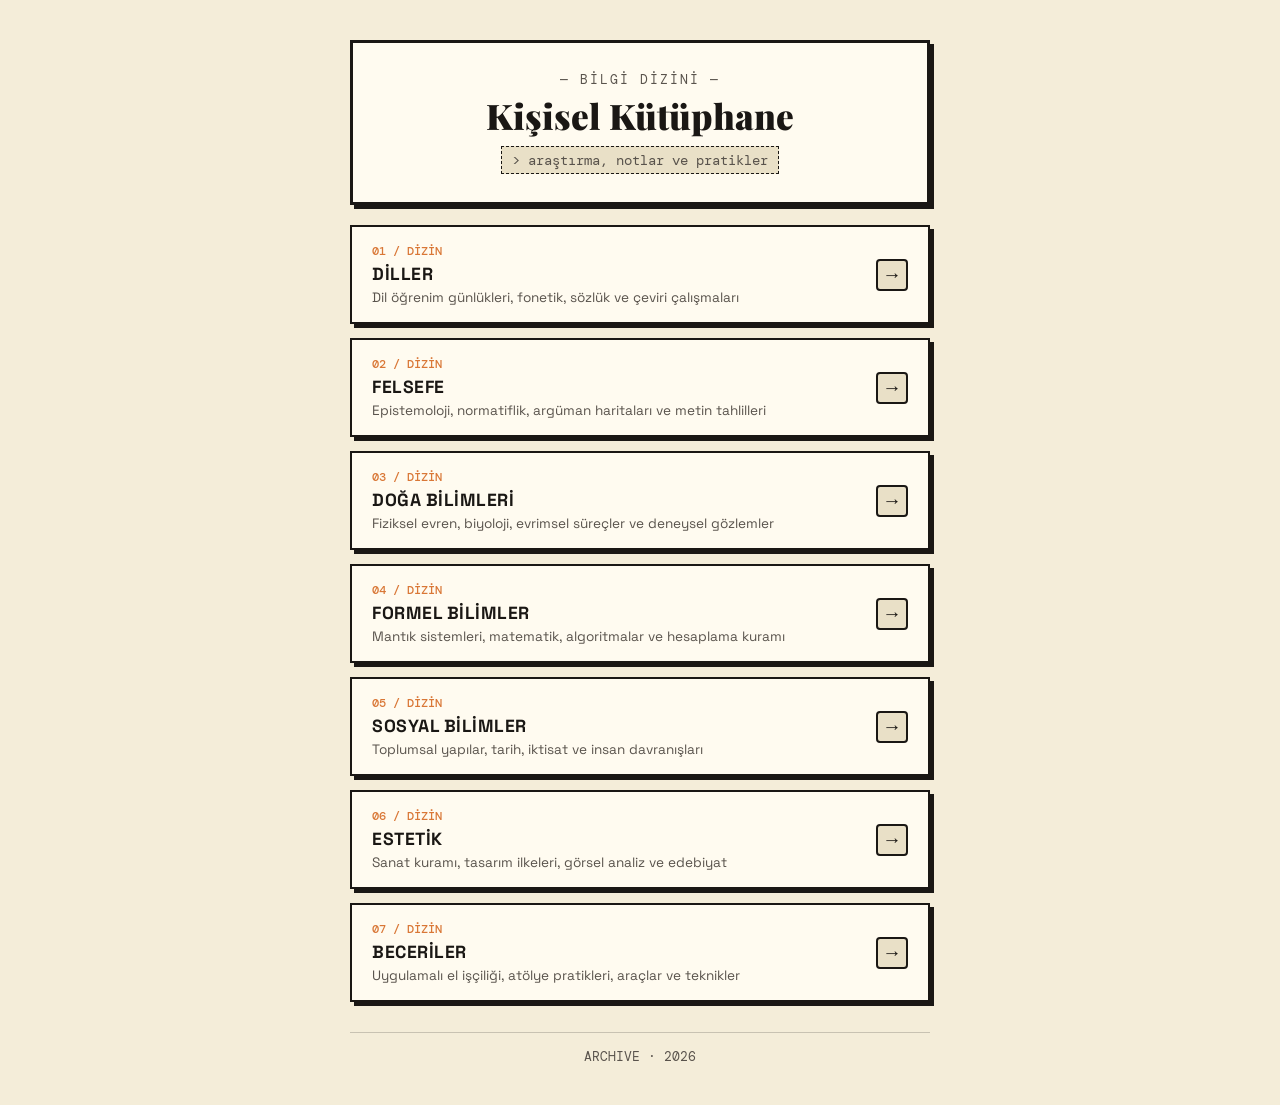
<file: index.html>
<!DOCTYPE html>
<html lang="tr">
<head>
  <meta charset="UTF-8">
  <meta name="viewport" content="width=device-width, initial-scale=1.0">
  <title>Bilgi Bahçesi & Hub</title>
  <link rel="preconnect" href="https://fonts.googleapis.com">
  <link rel="preconnect" href="https://fonts.gstatic.com" crossorigin>
  <link href="https://fonts.googleapis.com/css2?family=DM+Mono:ital,wght@0,400;0,500;1,400&family=Playfair+Display:wght@700;900&family=Space+Grotesk:wght@500;700&display=swap" rel="stylesheet">
  <style>
    :root {
      --bg: #f4edd9;
      --card-bg: #fffbf0;
      --border: #1a1714;
      --accent: #d97736;
      --text: #1a1714;
      --subtext: #59534c;
      --shadow: 4px 4px 0px var(--border);
      --shadow-hover: 6px 6px 0px var(--border);
    }

    * {
      box-sizing: border-box;
      margin: 0;
      padding: 0;
    }

    body {
      background-color: var(--bg);
      color: var(--text);
      font-family: 'Space Grotesk', sans-serif;
      min-height: 100vh;
      display: flex;
      justify-content: center;
      padding: 40px 16px;
    }

    .container {
      width: 100%;
      max-width: 580px;
      display: flex;
      flex-direction: column;
      gap: 20px;
    }

    header {
      text-align: center;
      border: 3px solid var(--border);
      background: var(--card-bg);
      padding: 28px 20px;
      box-shadow: var(--shadow);
    }

    .meta-tag {
      font-family: 'DM Mono', monospace;
      font-size: 0.82rem;
      letter-spacing: 2px;
      text-transform: uppercase;
      color: var(--subtext);
      margin-bottom: 8px;
    }

    h1 {
      font-family: 'Playfair Display', Georgia, serif;
      font-size: 2.2rem;
      font-weight: 900;
      line-height: 1.15;
      margin-bottom: 10px;
    }

    .motto {
      font-family: 'DM Mono', monospace;
      font-size: 0.9rem;
      color: var(--subtext);
      background: #e9e0c7;
      display: inline-block;
      padding: 4px 10px;
      border: 1px dashed var(--border);
    }

    .cards-list {
      display: flex;
      flex-direction: column;
      gap: 14px;
    }

    .card {
      display: flex;
      align-items: center;
      justify-content: space-between;
      text-decoration: none;
      color: inherit;
      background: var(--card-bg);
      border: 2px solid var(--border);
      padding: 16px 20px;
      box-shadow: var(--shadow);
      transition: transform 0.1s ease, box-shadow 0.1s ease, background 0.1s ease;
      cursor: pointer;
    }

    .card:hover {
      transform: translate(-2px, -2px);
      box-shadow: var(--shadow-hover);
      background: #fffef7;
    }

    .card:active {
      transform: translate(2px, 2px);
      box-shadow: 2px 2px 0px var(--border);
    }

    .card-content {
      display: flex;
      flex-direction: column;
      gap: 4px;
    }

    .card-num {
      font-family: 'DM Mono', monospace;
      font-size: 0.75rem;
      font-weight: 500;
      color: var(--accent);
    }

    .card-title {
      font-size: 1.1rem;
      font-weight: 700;
      letter-spacing: 0.5px;
    }

    .card-desc {
      font-size: 0.85rem;
      color: var(--subtext);
    }

    .card-arrow {
      font-family: 'DM Mono', monospace;
      font-size: 1.2rem;
      border: 2px solid var(--border);
      width: 32px;
      height: 32px;
      display: flex;
      align-items: center;
      justify-content: center;
      background: #e9e0c7;
      border-radius: 4px;
    }

    footer {
      text-align: center;
      font-family: 'DM Mono', monospace;
      font-size: 0.8rem;
      color: var(--subtext);
      margin-top: 10px;
      padding-top: 15px;
      border-top: 1px solid rgba(26, 23, 20, 0.2);
    }
  </style>
</head>
<body>

  <div class="container">
    <header>
      <div class="meta-tag">— BİLGİ DİZİNİ —</div>
      <h1>Kişisel Kütüphane</h1>
      <div class="motto">&gt; araştırma, notlar ve pratikler</div>
    </header>

    <main class="cards-list">
      <!-- 1. Diller -->
      <a href="#diller" class="card">
        <div class="card-content">
          <span class="card-num">01 / DİZİN</span>
          <span class="card-title">DİLLER</span>
          <span class="card-desc">Dil öğrenim günlükleri, fonetik, sözlük ve çeviri çalışmaları</span>
        </div>
        <div class="card-arrow">&rarr;</div>
      </a>

      <!-- 2. Felsefe -->
      <a href="#felsefe" class="card">
        <div class="card-content">
          <span class="card-num">02 / DİZİN</span>
          <span class="card-title">FELSEFE</span>
          <span class="card-desc">Epistemoloji, normatiflik, argüman haritaları ve metin tahlilleri</span>
        </div>
        <div class="card-arrow">&rarr;</div>
      </a>

      <!-- 3. Doğa Bilimleri -->
      <a href="#doga-bilimleri" class="card">
        <div class="card-content">
          <span class="card-num">03 / DİZİN</span>
          <span class="card-title">DOĞA BİLİMLERİ</span>
          <span class="card-desc">Fiziksel evren, biyoloji, evrimsel süreçler ve deneysel gözlemler</span>
        </div>
        <div class="card-arrow">&rarr;</div>
      </a>

      <!-- 4. Formel Bilimler -->
      <a href="#formel-bilimler" class="card">
        <div class="card-content">
          <span class="card-num">04 / DİZİN</span>
          <span class="card-title">FORMEL BİLİMLER</span>
          <span class="card-desc">Mantık sistemleri, matematik, algoritmalar ve hesaplama kuramı</span>
        </div>
        <div class="card-arrow">&rarr;</div>
      </a>

      <!-- 5. Sosyal Bilimler -->
      <a href="#sosyal-bilimler" class="card">
        <div class="card-content">
          <span class="card-num">05 / DİZİN</span>
          <span class="card-title">SOSYAL BİLİMLER</span>
          <span class="card-desc">Toplumsal yapılar, tarih, iktisat ve insan davranışları</span>
        </div>
        <div class="card-arrow">&rarr;</div>
      </a>

      <!-- 6. Estetik -->
      <a href="#estetik" class="card">
        <div class="card-content">
          <span class="card-num">06 / DİZİN</span>
          <span class="card-title">ESTETİK</span>
          <span class="card-desc">Sanat kuramı, tasarım ilkeleri, görsel analiz ve edebiyat</span>
        </div>
        <div class="card-arrow">&rarr;</div>
      </a>

      <!-- 7. Beceriler -->
      <a href="#beceriler" class="card">
        <div class="card-content">
          <span class="card-num">07 / DİZİN</span>
          <span class="card-title">BECERİLER</span>
          <span class="card-desc">Uygulamalı el işçiliği, atölye pratikleri, araçlar ve teknikler</span>
        </div>
        <div class="card-arrow">&rarr;</div>
      </a>
    </main>

    <footer>
      <span>ARCHIVE · 2026</span>
    </footer>
  </div>

</body>
</html>
</file>
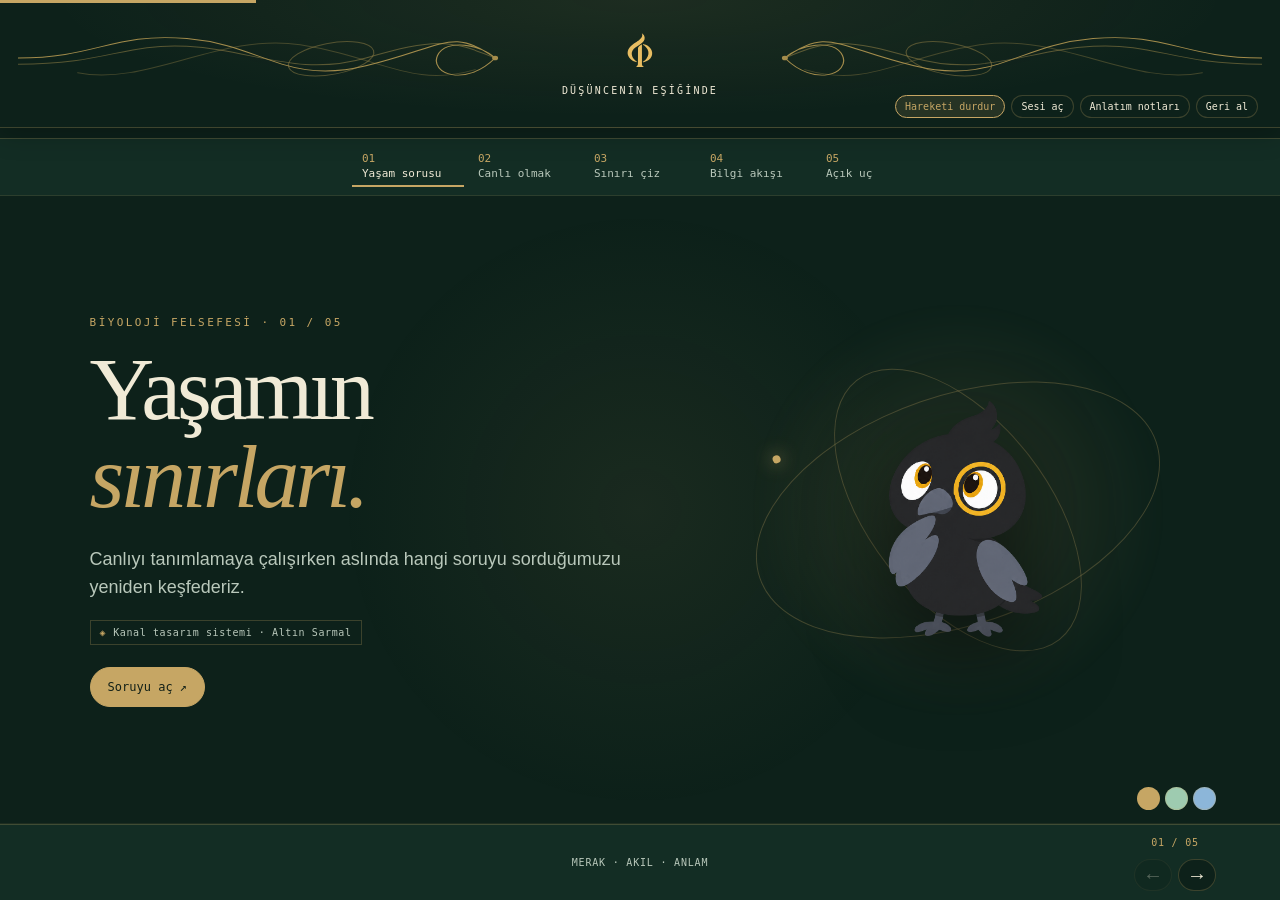
<file: karahanucar-com/sunumlar/biyoloji-felsefesi/index.html>
<!doctype html><html lang="tr"><head><!-- Site kopyası: ana kaynak KANAL/10 - SUNUMLAR/sunum_biyoloji-felsefesi_v1 (sunum-kopyala.py) --><meta charset="utf-8"><meta name="viewport" content="width=device-width,initial-scale=1"><title>Yaşamın sınırları · Biyoloji felsefesi</title><style>
:root{--bg:#0d211a;--surface:#132d24;--surface-2:#18382c;--ink:#f0ead6;--muted:#b9c8bb;--gold:#c6a664;--line:#c6a66438;--sans:'DM Sans',sans-serif;--serif:'Playfair Display',Georgia,serif;--mono:'DM Mono',monospace}*{box-sizing:border-box}html{scroll-behavior:smooth}body{margin:0;background:var(--bg);color:var(--ink);font-family:var(--sans);overflow-x:hidden}button{font:inherit;color:inherit;background:transparent;border:1px solid var(--line);cursor:pointer}button:focus-visible{outline:2px solid var(--gold);outline-offset:4px}.topbar{position:fixed;z-index:20;inset:0 0 auto;height:74px;padding:0 5vw;display:flex;align-items:center;justify-content:space-between;background:#0d211aec;border-bottom:1px solid var(--line);backdrop-filter:blur(18px)}.brand{display:flex;align-items:center;gap:12px;font:500 11px var(--mono);letter-spacing:.14em;text-transform:uppercase}.brand img{width:29px;height:29px;object-fit:contain}.top-actions{display:flex;gap:8px}.top-actions button{padding:7px 11px;border-radius:999px;font:11px var(--mono)}.top-actions button[aria-pressed=true]{background:#c6a66422;border-color:var(--gold);color:var(--gold)}.chapters{position:fixed;z-index:19;top:74px;left:0;right:0;height:58px;display:flex;justify-content:center;gap:4px;padding:8px 5vw;background:#0d211ae8;border-bottom:1px solid #c6a66424;backdrop-filter:blur(18px);overflow:auto}.chapter{min-width:112px;padding:5px 10px;text-align:left;border:0;border-bottom:2px solid transparent;color:#83998d;font:11px var(--mono);white-space:nowrap}.chapter b{display:block;color:var(--gold);font-weight:400;margin-bottom:2px}.chapter.active{border-bottom-color:var(--gold);color:var(--ink)}.progress{position:fixed;z-index:21;left:0;top:0;width:0;height:3px;background:var(--gold);transition:width .3s}.scene{min-height:100svh;height:100svh;scroll-snap-align:start;display:grid;align-items:center;padding:150px 7vw 84px;position:relative;overflow:hidden;border-bottom:1px solid #c6a66418}.scene:nth-child(even){background:linear-gradient(125deg,var(--surface),var(--bg) 68%)}.scene:before{content:'';position:absolute;inset:-20%;background:radial-gradient(circle at var(--mx,50%) var(--my,50%),#c6a66412,transparent 30%);pointer-events:none;transition:background .4s}.scene-inner{width:min(1340px,100%);margin:auto;position:relative;z-index:1}.eyebrow{font:11px var(--mono);letter-spacing:.22em;text-transform:uppercase;color:var(--gold)}h1,h2{margin:15px 0 24px;font:500 clamp(48px,7vw,104px)/.98 var(--serif);letter-spacing:-.045em}h2{font-size:clamp(43px,6vw,82px)}h1 em,h2 em{color:var(--gold);font-style:italic}p{max-width:650px;color:var(--muted);font-size:18px;line-height:1.6}.grid{display:grid;grid-template-columns:1.08fr .92fr;align-items:center;gap:7vw}.source{display:inline-flex;gap:7px;padding:6px 9px;border:1px solid var(--line);color:#b9c8bb;font:10px var(--mono);letter-spacing:.06em}.source:before{content:'◈';color:var(--gold)}.cta,.ghost{display:inline-flex;gap:9px;align-items:center;margin-top:22px;padding:12px 17px;border-radius:999px;font:12px var(--mono)}.cta{background:var(--gold);color:#122017;border-color:var(--gold)}.mascot-stage{min-height:450px;display:grid;place-items:center;position:relative}.mascot-stage:before{content:'';position:absolute;width:440px;height:440px;border-radius:50%;background:radial-gradient(circle,#c6a66425,transparent 66%);filter:blur(8px)}.mascot{position:relative;width:min(390px,80%);transform:translate3d(var(--tx,0),var(--ty,0),0) rotate(var(--rot,0));filter:drop-shadow(0 28px 40px #0008);transition:transform .25s ease-out;animation:breathe 5s ease-in-out infinite}.mascot-stage:hover .mascot{animation:tilt 1.5s ease-in-out infinite}.orbit{position:absolute;border:1px solid #c6a66445;border-radius:50%;width:420px;height:230px;transform:rotate(-19deg);animation:orbit 14s linear infinite}.orbit.two{width:330px;height:180px;transform:rotate(52deg);animation-duration:19s}.orbit-dot{position:absolute;left:12%;top:3px;width:8px;height:8px;background:var(--gold);border-radius:50%;box-shadow:0 0 18px var(--gold)}.cards{display:grid;grid-template-columns:repeat(3,1fr);gap:14px;margin-top:28px}.flip-card{min-height:185px;padding:20px;text-align:left;border:1px solid var(--line);background:#0e241bdd;border-radius:4px;transition:transform .3s,background .3s,border-color .3s}.flip-card:hover{transform:translateY(-7px);border-color:var(--gold);background:var(--surface-2)}.flip-card strong{display:block;color:var(--gold);font:27px var(--serif);margin-bottom:12px}.flip-card span{display:block;font-size:14px;color:var(--muted)}.flip-card[aria-pressed=true]{background:#c6a66418;border-color:var(--gold)}.flip-card[aria-pressed=true] span{color:var(--ink)}.scope{position:relative;min-height:410px;display:grid;place-items:center}.ring{position:absolute;width:var(--size);height:var(--size);border:1px solid #c6a66460;border-radius:50%;transition:.4s}.ring.active{background:#c6a66415;box-shadow:0 0 40px #c6a66415}.scope-core{z-index:1;width:150px;height:150px;border-radius:50%;display:grid;place-items:center;background:#c6a664;color:#11251e;font:italic 22px var(--serif);box-shadow:0 0 80px #c6a66435}.choices{display:flex;flex-wrap:wrap;gap:8px;margin-top:22px}.choice{padding:10px 14px;border-radius:999px;font:12px var(--mono)}.choice[aria-pressed=true]{background:var(--gold);color:#11251e;border-color:var(--gold)}.answer{min-height:74px;margin-top:20px;padding:15px 18px;border-left:2px solid var(--gold);background:#c6a6640e;color:var(--muted);max-width:640px}.flow{display:grid;grid-template-columns:repeat(4,1fr);gap:10px;margin:34px 0 20px}.flow-step{min-height:150px;padding:17px;text-align:left;border:1px solid var(--line);background:#0e241d;border-radius:3px;position:relative}.flow-step:after{content:'→';position:absolute;right:13px;bottom:9px;color:var(--gold);opacity:.55}.flow-step:last-child:after{content:'✦'}.flow-step b{display:block;color:var(--gold);font:12px var(--mono);margin-bottom:35px}.flow-step span{font:18px var(--serif)}.flow-step.active{background:#c6a6641b;border-color:var(--gold);transform:translateY(-5px)}.flow-copy{min-height:53px;color:var(--muted);font-size:15px}.flow-actions{display:flex;gap:8px}.flow-actions button{padding:9px 13px;border-radius:999px;font:11px var(--mono)}.note-drawer{position:fixed;z-index:30;top:0;right:0;width:min(430px,92vw);height:100vh;padding:100px 30px 30px;background:#10271ff8;border-left:1px solid var(--line);backdrop-filter:blur(18px);transform:translateX(100%);transition:transform .35s ease}.note-drawer.open{transform:translateX(0)}.note-drawer h3{font:27px var(--serif);margin:0 0 12px}.note-drawer p{font-size:15px}.note-drawer .close{position:absolute;top:76px;right:24px;border:0;font-size:22px}.note-list{padding:0;list-style:none}.note-list li{padding:13px 0;border-bottom:1px solid var(--line);font-size:13px;color:var(--muted)}.note-list b{display:block;color:var(--gold);font:11px var(--mono);margin-bottom:4px}.footer{position:fixed;z-index:15;bottom:0;left:0;right:0;display:flex;justify-content:space-between;padding:12px 5vw;background:#0d211ad9;color:#7f988a;font:10px var(--mono);letter-spacing:.08em}.footer strong{color:var(--gold);font-weight:400}.theme-picker{position:fixed;z-index:16;bottom:45px;right:5vw;display:flex;gap:5px}.theme-picker button{width:23px;height:23px;border-radius:50%;padding:0}.theme-picker button[data-theme=archive]{background:#c6a664}.theme-picker button[data-theme=spiral]{background:#9ecbb0}.theme-picker button[data-theme=mechanics]{background:#8cb6d9}@keyframes breathe{50%{transform:translate3d(var(--tx,0),calc(var(--ty,0) - 9px),0) rotate(var(--rot,0))}}@keyframes tilt{50%{transform:translate3d(var(--tx,0),calc(var(--ty,0) - 7px),0) rotate(3deg)}}@keyframes orbit{to{transform:rotate(341deg) rotate(-19deg)}}@media(max-width:800px){.topbar{height:62px;padding:0 18px}.chapters{top:62px;justify-content:flex-start}.scene{padding:135px 22px 80px;height:auto;min-height:100svh}.grid{grid-template-columns:1fr;gap:10px}.mascot-stage{min-height:300px;order:-1}.mascot{width:min(280px,70%)}.orbit{width:300px;height:170px}.cards,.flow{grid-template-columns:1fr}.flip-card{min-height:120px}.scope{min-height:300px}.footer{padding:10px 18px}.theme-picker{bottom:38px;right:18px}}@media(prefers-reduced-motion:reduce){*,*:before,*:after{animation:none!important;transition:none!important;scroll-behavior:auto!important}}
</style></head><body><div class="progress" id="progress"></div><header class="topbar"><div class="brand"><img src="assets/logo.webp" alt="Kanal logosu"><span>Düşüncenin eşiğinde</span></div><div class="top-actions"><button id="motion" aria-pressed="true">Hareketi durdur</button><button id="sound" aria-pressed="false">Sesi aç</button><button id="notes">Anlatım notları</button></div></header><nav class="chapters"><button class="chapter active" data-target="s1"><b>01</b>Yaşam sorusu</button><button class="chapter" data-target="s2"><b>02</b>Canlı olmak</button><button class="chapter" data-target="s3"><b>03</b>Sınırı çiz</button><button class="chapter" data-target="s4"><b>04</b>Bilgi akışı</button><button class="chapter" data-target="s5"><b>05</b>Açık uç</button></nav><main id="deck"><section class="scene" id="s1"><div class="scene-inner grid"><div><span class="eyebrow">Biyoloji felsefesi · 01 / 05</span><h1>Yaşamın<br><em>sınırları.</em></h1><p>Canlıyı tanımlamaya çalışırken aslında hangi soruyu sorduğumuzu yeniden keşfederiz.</p><span class="source">Kanal tasarım sistemi · Altın Sarmal</span><br><button class="cta" data-target="s2">Soruyu aç ↗</button></div><div class="mascot-stage" data-parallax><span class="orbit"><i class="orbit-dot"></i></span><span class="orbit two"></span><img class="mascot" src="assets/maskot-merakli-cutout.png" alt="Meraklı maskot"></div></div></section><section class="scene" id="s2"><div class="scene-inner"><span class="eyebrow">Bir tanım yetmez · 02 / 05</span><h2>Canlı olmak,<br><em>ne demek?</em></h2><p>Üç karta dokun. Her kavramın arkasında başka bir soru saklı.</p><div class="cards"><button class="flip-card"><strong>Örgütlenme</strong><span data-front="Kendi kendini sürdürmek" data-back="Kendi kendini sürdürmek nerede başlar, çevreye bağımlılık nerede biter?">Kendi kendini sürdürmek</span></button><button class="flip-card"><strong>Üreme</strong><span data-front="Yeni yaşam üretmek" data-back="Üreme yetisi olmayan bir bireyi canlılığın dışında mı bırakırız?">Yeni yaşam üretmek</span></button><button class="flip-card"><strong>Evrim</strong><span data-front="Kuşaklar boyunca değişmek" data-back="Tanımımız bireye mi, soyun devamına mı uygulanıyor?">Kuşaklar boyunca değişmek</span></button></div><span class="source" style="margin-top:24px">Sunum içi etkileşim · sesli kart dönüşü</span></div></section><section class="scene" id="s3"><div class="scene-inner grid"><div><span class="eyebrow">Ekosistem ve birey · 03 / 05</span><h2><em>Sınırı</em><br>sen çiz.</h2><p>Bir orman tek bir canlı mıdır? Cevap, hangi sınırı görünür kıldığına bağlı.</p><div class="choices"><button class="choice" data-answer="Sınır önemli">Sınır önemli</button><button class="choice" data-answer="İlişki önemli">İlişki önemli</button><button class="choice" data-answer="İkisi de">İkisi de</button></div><div class="answer" id="answer">Bir bakış açısı seç; görsel alanın ritmi de onunla birlikte değişsin.</div><span class="source" style="margin-top:19px">Örnekleme · doğrulanacak içerik değil</span></div><div class="scope"><span class="ring" style="--size:70%"></span><span class="ring" style="--size:48%"></span><span class="ring" style="--size:28%"></span><span class="scope-core">yaşam</span></div></div></section><section class="scene" id="s4"><div class="scene-inner"><span class="eyebrow">Konuşmadan kullanılabilir bilgiye · 04 / 05</span><h2>Her sohbet,<br><em>bilgi değildir.</em></h2><p>Bir düşünceyi tekrar kullanılabilir hâle getiren dört istasyon.</p><div class="flow"><button class="flow-step active"><b>01</b><span>Konuşma</span></button><button class="flow-step"><b>02</b><span>Ayıkla</span></button><button class="flow-step"><b>03</b><span>Kaynağa yaz</span></button><button class="flow-step"><b>04</b><span>Yeniden kullan</span></button></div><div class="flow-copy" id="flowCopy">Soru doğar; henüz kaynak olacak kadar durulmamıştır.</div><div class="flow-actions"><button id="flowPlay">Akışı başlat ▶</button><button id="flowReset">Sıfırla</button></div><span class="source" style="margin-top:22px">F:\ Markdown ana kaynak · Mem0 yardımcı katman</span></div></section><section class="scene" id="s5"><div class="scene-inner grid"><div><span class="eyebrow">Kapanış · 05 / 05</span><h2>Tanım bittiğinde,<br><em>soru kalır.</em></h2><p>İyi bir biyoloji felsefesi sunumu kesin cevapla değil, daha iyi bir soru ile kapanır.</p><button class="ghost" data-target="s1">Başa dön ↺</button></div><div><div class="source">Sürüm 02 · Avenox düzen dersleri uygulandı</div><ul class="note-list"><li><b>REFERANS</b> F:\ Markdown dosyaları ana kaynak</li><li><b>PALET</b> Altın Sarmal · doğa / biyoloji</li><li><b>ETKİLEŞİM</b> Kart, akış, tema, hareket ve ses</li></ul></div></div></section></main><aside class="note-drawer" id="drawer"><button class="close" id="closeNotes">×</button><h3>Anlatım notları</h3><p>Bu sürüm Avenox’taki gezilebilir anlatı mantığını bizim kanal kimliğimize uyarlayan bir denemedir.</p><ul class="note-list"><li><b>KAYNAK</b> Markdown dosyaları birincil kaynak olarak kalır.</li><li><b>MEM0</b> Yalnızca seçilmiş kanal tercihlerini bulmaya yardım eder.</li><li><b>ATMOSFER</b> Maskot görselin üstünde değil, sahnenin içinde hareket eder.</li><li><b>ERİŞİLEBİLİRLİK</b> Hareket ve ses ayrı ayrı kapatılabilir.</li></ul></aside><div class="theme-picker"><button data-theme="archive" aria-label="Klasik Arşiv"></button><button data-theme="spiral" aria-label="Altın Sarmal"></button><button data-theme="mechanics" aria-label="Evrensel Mekanik"></button></div><footer class="footer"><span>MERAK · AKIL · ANLAM</span><strong id="sceneCount">01 / 05</strong></footer>
<script>const $=(s,c=document)=>c.querySelector(s),$$=(s,c=document)=>[...c.querySelectorAll(s)],scenes=$$('.scene'),chapters=$$('.chapter'),progress=$('#progress'),count=$('#sceneCount');let soundOn=false,motionOn=true,audioCtx;function ping(k='soft'){if(!soundOn)return;audioCtx??=new(window.AudioContext||window.webkitAudioContext)();const o=audioCtx.createOscillator(),g=audioCtx.createGain();o.frequency.value=k==='step'?420:k==='flip'?280:190;o.type='sine';g.gain.setValueAtTime(.0001,audioCtx.currentTime);g.gain.exponentialRampToValueAtTime(.055,audioCtx.currentTime+.012);g.gain.exponentialRampToValueAtTime(.0001,audioCtx.currentTime+.18);o.connect(g).connect(audioCtx.destination);o.start();o.stop(audioCtx.currentTime+.2)}function go(id){document.getElementById(id)?.scrollIntoView({behavior:motionOn?'smooth':'auto'});ping('step')}$$('[data-target]').forEach(b=>b.addEventListener('click',()=>go(b.dataset.target)));const observer=new IntersectionObserver(es=>es.forEach(e=>{if(e.isIntersecting){const i=scenes.indexOf(e.target);chapters.forEach((c,j)=>c.classList.toggle('active',i===j));count.textContent=String(i+1).padStart(2,'0')+' / 05';progress.style.width=((i+1)/scenes.length*100)+'%'}}),{threshold:.58});scenes.forEach(s=>observer.observe(s));chapters.forEach(c=>c.addEventListener('click',()=>go(c.dataset.target)));$$('.scene').forEach(s=>s.addEventListener('pointermove',e=>{const r=s.getBoundingClientRect();s.style.setProperty('--mx',((e.clientX-r.left)/r.width*100)+'%');s.style.setProperty('--my',((e.clientY-r.top)/r.height*100)+'%')}));$('[data-parallax]').addEventListener('pointermove',e=>{if(!motionOn)return;const r=e.currentTarget.getBoundingClientRect();e.currentTarget.style.setProperty('--tx',((e.clientX-r.left)/r.width-.5)*18+'px');e.currentTarget.style.setProperty('--ty',((e.clientY-r.top)/r.height-.5)*14+'px');e.currentTarget.style.setProperty('--rot',((e.clientX-r.left)/r.width-.5)*2+'deg')});$$('.flip-card').forEach(card=>card.addEventListener('click',()=>{const span=$('span',card),open=card.getAttribute('aria-pressed')==='true';card.setAttribute('aria-pressed',String(!open));span.textContent=open?span.dataset.front:span.dataset.back;ping('flip')}));$$('.choice').forEach((b,i)=>b.addEventListener('click',()=>{$$('.choice').forEach(x=>x.setAttribute('aria-pressed','false'));b.setAttribute('aria-pressed','true');$$('.ring').forEach((r,j)=>r.classList.toggle('active',j<=i));$('#answer').textContent={'Sınır önemli':'Bireyi çevresinden ayıran çizgi belirginleşiyor.','İlişki önemli':'Canlıyı tek başına değil, ilişkiler ağı içinde görüyoruz.','İkisi de':'Sınır ve ilişki birlikte düşünülünce ekosistem görünür oluyor.'}[b.dataset.answer];ping('soft')}));const flowText=['Soru doğar; henüz kaynak olacak kadar durulmamıştır.','Gürültü ayrılır, tekrar işe yarayacak çekirdek kalır.','Karar ve tercih, ana Markdown kaynağına yazılır.','Yeni sunumda aynı bilgi yeniden kullanılabilir.'];let flowIndex=0,flowTimer;function flowStep(i){flowIndex=i;$$('.flow-step').forEach((x,j)=>x.classList.toggle('active',i===j));$('#flowCopy').textContent=flowText[i];ping('step')}$$('.flow-step').forEach((b,i)=>b.addEventListener('click',()=>{clearInterval(flowTimer);flowStep(i)}));$('#flowPlay').addEventListener('click',()=>{clearInterval(flowTimer);flowStep(0);flowTimer=setInterval(()=>flowStep((flowIndex+1)%4),1300)});$('#flowReset').addEventListener('click',()=>{clearInterval(flowTimer);flowStep(0)});$('#motion').addEventListener('click',e=>{motionOn=!motionOn;e.currentTarget.setAttribute('aria-pressed',String(motionOn));e.currentTarget.textContent=motionOn?'Hareketi durdur':'Hareketi aç';$$('*').forEach(x=>x.style.animationPlayState=motionOn?'running':'paused')});$('#sound').addEventListener('click',e=>{soundOn=!soundOn;e.currentTarget.setAttribute('aria-pressed',String(soundOn));e.currentTarget.textContent=soundOn?'Sesi kapat':'Sesi aç';ping('soft')});$('#notes').addEventListener('click',()=>$('#drawer').classList.add('open'));$('#closeNotes').addEventListener('click',()=>$('#drawer').classList.remove('open'));const themes={archive:{bg:'#17191a',surface:'#222526','surface-2':'#2d3030',ink:'#f1e8d1',muted:'#b8b6aa',gold:'#d29c52'},spiral:{bg:'#0d211a',surface:'#132d24','surface-2':'#18382c',ink:'#f0ead6',muted:'#b9c8bb',gold:'#c6a664'},mechanics:{bg:'#101923',surface:'#152735','surface-2':'#1c3445',ink:'#e4edf0',muted:'#a9c0ca',gold:'#8cb6d9'}};Object.entries(themes).forEach(([n,t])=>$$('[data-theme="'+n+'"]').forEach(b=>b.addEventListener('click',()=>Object.entries(t).forEach(([k,v])=>document.documentElement.style.setProperty('--'+k,v)))));</script><script src="navigation.js"></script></body></html>
</file>
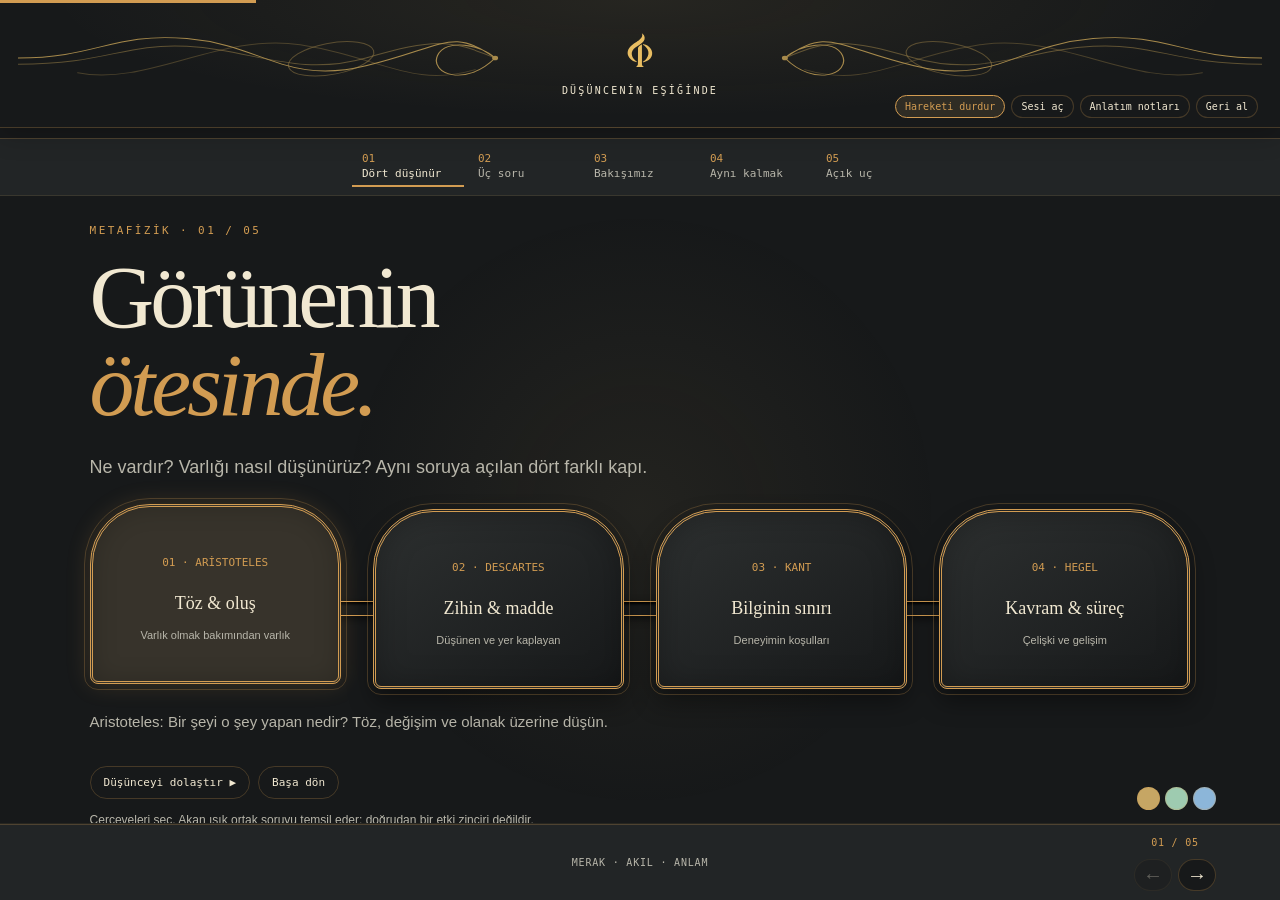
<file: karahanucar-com/sunumlar/metafizik/index.html>
<!doctype html><html lang="tr"><head><!-- Site kopyası: ana kaynak KANAL/10 - SUNUMLAR/sunum_metafizik_v1 (sunum-kopyala.py) --><meta charset="utf-8"><meta name="viewport" content="width=device-width,initial-scale=1"><title>Görünenin ötesinde · Metafizik</title><style>
:root{--bg:#0d211a;--surface:#132d24;--surface-2:#18382c;--ink:#f0ead6;--muted:#b9c8bb;--gold:#c6a664;--line:#c6a66438;--sans:'DM Sans',sans-serif;--serif:'Playfair Display',Georgia,serif;--mono:'DM Mono',monospace}*{box-sizing:border-box}html{scroll-behavior:smooth}body{margin:0;background:var(--bg);color:var(--ink);font-family:var(--sans);overflow-x:hidden}button{font:inherit;color:inherit;background:transparent;border:1px solid var(--line);cursor:pointer}button:focus-visible{outline:2px solid var(--gold);outline-offset:4px}.topbar{position:fixed;z-index:20;inset:0 0 auto;height:74px;padding:0 5vw;display:flex;align-items:center;justify-content:space-between;background:#0d211aec;border-bottom:1px solid var(--line);backdrop-filter:blur(18px)}.brand{display:flex;align-items:center;gap:12px;font:500 11px var(--mono);letter-spacing:.14em;text-transform:uppercase}.brand img{width:29px;height:29px;object-fit:contain}.top-actions{display:flex;gap:8px}.top-actions button{padding:7px 11px;border-radius:999px;font:11px var(--mono)}.top-actions button[aria-pressed=true]{background:#c6a66422;border-color:var(--gold);color:var(--gold)}.chapters{position:fixed;z-index:19;top:74px;left:0;right:0;height:58px;display:flex;justify-content:center;gap:4px;padding:8px 5vw;background:#0d211ae8;border-bottom:1px solid #c6a66424;backdrop-filter:blur(18px);overflow:auto}.chapter{min-width:112px;padding:5px 10px;text-align:left;border:0;border-bottom:2px solid transparent;color:#83998d;font:11px var(--mono);white-space:nowrap}.chapter b{display:block;color:var(--gold);font-weight:400;margin-bottom:2px}.chapter.active{border-bottom-color:var(--gold);color:var(--ink)}.progress{position:fixed;z-index:21;left:0;top:0;width:0;height:3px;background:var(--gold);transition:width .3s}.scene{min-height:100svh;height:100svh;scroll-snap-align:start;display:grid;align-items:center;padding:150px 7vw 84px;position:relative;overflow:hidden;border-bottom:1px solid #c6a66418}.scene:nth-child(even){background:linear-gradient(125deg,var(--surface),var(--bg) 68%)}.scene:before{content:'';position:absolute;inset:-20%;background:radial-gradient(circle at var(--mx,50%) var(--my,50%),#c6a66412,transparent 30%);pointer-events:none;transition:background .4s}.scene-inner{width:min(1340px,100%);margin:auto;position:relative;z-index:1}.eyebrow{font:11px var(--mono);letter-spacing:.22em;text-transform:uppercase;color:var(--gold)}h1,h2{margin:15px 0 24px;font:500 clamp(48px,7vw,104px)/.98 var(--serif);letter-spacing:-.045em}h2{font-size:clamp(43px,6vw,82px)}h1 em,h2 em{color:var(--gold);font-style:italic}p{max-width:650px;color:var(--muted);font-size:18px;line-height:1.6}.grid{display:grid;grid-template-columns:1.08fr .92fr;align-items:center;gap:7vw}.source{display:inline-flex;gap:7px;padding:6px 9px;border:1px solid var(--line);color:#b9c8bb;font:10px var(--mono);letter-spacing:.06em}.source:before{content:'◈';color:var(--gold)}.cta,.ghost{display:inline-flex;gap:9px;align-items:center;margin-top:22px;padding:12px 17px;border-radius:999px;font:12px var(--mono)}.cta{background:var(--gold);color:#122017;border-color:var(--gold)}.mascot-stage{min-height:450px;display:grid;place-items:center;position:relative}.mascot-stage:before{content:'';position:absolute;width:440px;height:440px;border-radius:50%;background:radial-gradient(circle,#c6a66425,transparent 66%);filter:blur(8px)}.mascot{position:relative;width:min(390px,80%);transform:translate3d(var(--tx,0),var(--ty,0),0) rotate(var(--rot,0));filter:drop-shadow(0 28px 40px #0008);transition:transform .25s ease-out;animation:breathe 5s ease-in-out infinite}.mascot-stage:hover .mascot{animation:tilt 1.5s ease-in-out infinite}.orbit{position:absolute;border:1px solid #c6a66445;border-radius:50%;width:420px;height:230px;transform:rotate(-19deg);animation:orbit 14s linear infinite}.orbit.two{width:330px;height:180px;transform:rotate(52deg);animation-duration:19s}.orbit-dot{position:absolute;left:12%;top:3px;width:8px;height:8px;background:var(--gold);border-radius:50%;box-shadow:0 0 18px var(--gold)}.cards{display:grid;grid-template-columns:repeat(3,1fr);gap:14px;margin-top:28px}.flip-card{min-height:185px;padding:20px;text-align:left;border:1px solid var(--line);background:#0e241bdd;border-radius:4px;transition:transform .3s,background .3s,border-color .3s}.flip-card:hover{transform:translateY(-7px);border-color:var(--gold);background:var(--surface-2)}.flip-card strong{display:block;color:var(--gold);font:27px var(--serif);margin-bottom:12px}.flip-card span{display:block;font-size:14px;color:var(--muted)}.flip-card[aria-pressed=true]{background:#c6a66418;border-color:var(--gold)}.flip-card[aria-pressed=true] span{color:var(--ink)}.scope{position:relative;min-height:410px;display:grid;place-items:center}.ring{position:absolute;width:var(--size);height:var(--size);border:1px solid #c6a66460;border-radius:50%;transition:.4s}.ring.active{background:#c6a66415;box-shadow:0 0 40px #c6a66415}.scope-core{z-index:1;width:150px;height:150px;border-radius:50%;display:grid;place-items:center;background:#c6a664;color:#11251e;font:italic 22px var(--serif);box-shadow:0 0 80px #c6a66435}.choices{display:flex;flex-wrap:wrap;gap:8px;margin-top:22px}.choice{padding:10px 14px;border-radius:999px;font:12px var(--mono)}.choice[aria-pressed=true]{background:var(--gold);color:#11251e;border-color:var(--gold)}.answer{min-height:74px;margin-top:20px;padding:15px 18px;border-left:2px solid var(--gold);background:#c6a6640e;color:var(--muted);max-width:640px}.flow{display:grid;grid-template-columns:repeat(4,1fr);gap:10px;margin:34px 0 20px}.flow-step{min-height:150px;padding:17px;text-align:left;border:1px solid var(--line);background:#0e241d;border-radius:3px;position:relative}.flow-step:after{content:'→';position:absolute;right:13px;bottom:9px;color:var(--gold);opacity:.55}.flow-step:last-child:after{content:'✦'}.flow-step b{display:block;color:var(--gold);font:12px var(--mono);margin-bottom:35px}.flow-step span{font:18px var(--serif)}.flow-step.active{background:#c6a6641b;border-color:var(--gold);transform:translateY(-5px)}.flow-copy{min-height:53px;color:var(--muted);font-size:15px}.flow-actions{display:flex;gap:8px}.flow-actions button{padding:9px 13px;border-radius:999px;font:11px var(--mono)}.note-drawer{position:fixed;z-index:30;top:0;right:0;width:min(430px,92vw);height:100vh;padding:100px 30px 30px;background:#10271ff8;border-left:1px solid var(--line);backdrop-filter:blur(18px);transform:translateX(100%);transition:transform .35s ease}.note-drawer.open{transform:translateX(0)}.note-drawer h3{font:27px var(--serif);margin:0 0 12px}.note-drawer p{font-size:15px}.note-drawer .close{position:absolute;top:76px;right:24px;border:0;font-size:22px}.note-list{padding:0;list-style:none}.note-list li{padding:13px 0;border-bottom:1px solid var(--line);font-size:13px;color:var(--muted)}.note-list b{display:block;color:var(--gold);font:11px var(--mono);margin-bottom:4px}.footer{position:fixed;z-index:15;bottom:0;left:0;right:0;display:flex;justify-content:space-between;padding:12px 5vw;background:#0d211ad9;color:#7f988a;font:10px var(--mono);letter-spacing:.08em}.footer strong{color:var(--gold);font-weight:400}.theme-picker{position:fixed;z-index:16;bottom:45px;right:5vw;display:flex;gap:5px}.theme-picker button{width:23px;height:23px;border-radius:50%;padding:0}.theme-picker button[data-theme=archive]{background:#c6a664}.theme-picker button[data-theme=spiral]{background:#9ecbb0}.theme-picker button[data-theme=mechanics]{background:#8cb6d9}@keyframes breathe{50%{transform:translate3d(var(--tx,0),calc(var(--ty,0) - 9px),0) rotate(var(--rot,0))}}@keyframes tilt{50%{transform:translate3d(var(--tx,0),calc(var(--ty,0) - 7px),0) rotate(3deg)}}@keyframes orbit{to{transform:rotate(341deg) rotate(-19deg)}}@media(max-width:800px){.topbar{height:62px;padding:0 18px}.chapters{top:62px;justify-content:flex-start}.scene{padding:135px 22px 80px;height:auto;min-height:100svh}.grid{grid-template-columns:1fr;gap:10px}.mascot-stage{min-height:300px;order:-1}.mascot{width:min(280px,70%)}.orbit{width:300px;height:170px}.cards,.flow{grid-template-columns:1fr}.flip-card{min-height:120px}.scope{min-height:300px}.footer{padding:10px 18px}.theme-picker{bottom:38px;right:18px}}@media(prefers-reduced-motion:reduce){*,*:before,*:after{animation:none!important;transition:none!important;scroll-behavior:auto!important}}
</style><style>
.philosopher-gallery{position:relative;gap:32px;margin:28px 0 24px;isolation:isolate}
.philosopher-gallery:before,.philosopher-gallery:after{content:'';position:absolute;left:5%;right:5%;top:51%;height:13px;z-index:-1;border-radius:20px}
.philosopher-gallery:before{background:var(--bg);border:1px solid var(--gold);box-shadow:0 3px 8px #0008,inset 0 2px 3px #000}
.philosopher-gallery:after{top:calc(51% + 4px);height:5px;background:linear-gradient(90deg,transparent 0%,transparent 35%,var(--gold) 48%,#fff4ce 51%,transparent 65%);background-size:240px 100%;animation:thought-stream 3.5s linear infinite;filter:drop-shadow(0 0 5px var(--gold))}
.philosopher-gallery .flow-step{height:180px;border:3px double var(--gold);outline:1px solid var(--line);outline-offset:5px;border-radius:60px 60px 8px 8px;text-align:center;background:linear-gradient(145deg,var(--surface-2),var(--bg));box-shadow:0 12px 25px #0006,inset 0 0 30px #0004}
.philosopher-gallery .flow-step:after{display:none}.philosopher-gallery .flow-step b{margin:8px 0 24px;font-size:11px}.philosopher-gallery small{display:block;font-size:11px;color:var(--muted);margin-top:15px}
.philosopher-gallery .flow-step.active{box-shadow:0 0 25px color-mix(in srgb,var(--gold) 20%,transparent),inset 0 0 25px #0003}
.hint{font-size:12px;color:var(--muted)}@keyframes thought-stream{to{background-position:240px 0}}
@media(max-width:800px){.philosopher-gallery{grid-template-columns:1fr;gap:28px}.philosopher-gallery:before,.philosopher-gallery:after{left:50%;right:auto;top:5%;width:13px;height:90%}.philosopher-gallery:after{margin-left:4px;width:5px;background:linear-gradient(transparent,var(--gold),transparent);background-size:100% 180px;animation-name:thought-down}.philosopher-gallery .flow-step{width:100%;height:160px}@keyframes thought-down{to{background-position:0 180px}}}
</style></head><body><div class="progress" id="progress"></div><header class="topbar"><div class="brand"><img src="assets/logo.webp" alt="Kanal logosu"><span>Düşüncenin eşiğinde</span></div><div class="top-actions"><button id="motion" aria-pressed="true">Hareketi durdur</button><button id="sound" aria-pressed="false">Sesi aç</button><button id="notes">Anlatım notları</button></div></header><nav class="chapters"><button class="chapter active" data-target="s1"><b>01</b>Dört düşünür</button><button class="chapter" data-target="s2"><b>02</b>Üç soru</button><button class="chapter" data-target="s3"><b>03</b>Bakışımız</button><button class="chapter" data-target="s4"><b>04</b>Aynı kalmak</button><button class="chapter" data-target="s5"><b>05</b>Açık uç</button></nav><main id="deck"><section class="scene" id="s1"><div class="scene-inner"><span class="eyebrow">METAFİZİK · 01 / 05</span><h1>Görünenin<br><em>ötesinde.</em></h1><p>Ne vardır? Varlığı nasıl düşünürüz? Aynı soruya açılan dört farklı kapı.</p><div class="flow philosopher-gallery"><button class="flow-step active"><b>01 · ARİSTOTELES</b><span>Töz &amp; oluş</span><small>Varlık olmak bakımından varlık</small></button><button class="flow-step"><b>02 · DESCARTES</b><span>Zihin &amp; madde</span><small>Düşünen ve yer kaplayan</small></button><button class="flow-step"><b>03 · KANT</b><span>Bilginin sınırı</span><small>Deneyimin koşulları</small></button><button class="flow-step"><b>04 · HEGEL</b><span>Kavram &amp; süreç</span><small>Çelişki ve gelişim</small></button></div><div class="flow-copy" id="flowCopy">Aristoteles: Bir şeyi o şey yapan nedir? Töz, değişim ve olanak üzerine düşün.</div><div class="flow-actions"><button id="flowPlay">Düşünceyi dolaştır ▶</button><button id="flowReset">Başa dön</button></div><p class="hint">Çerçeveleri seç. Akan ışık ortak soruyu temsil eder; doğrudan bir etki zinciri değildir.</p></div></section><section class="scene" id="s2"><div class="scene-inner"><span class="eyebrow">ÜÇ SORU · 02 / 05</span><h2>Ne vardır,<br><em>nasıl vardır?</em></h2><p>Kartları aç; bir kavramı bir soruya dönüştür.</p><div class="cards"><button class="flip-card"><strong>Töz</strong><span data-front="Değişenin içinde kalan" data-back="Bir şeyin özellikleri değiştiğinde, onu aynı şey yapan nedir?">Değişenin içinde kalan</span></button><button class="flip-card"><strong>Zihin</strong><span data-front="Düşüncenin varlık biçimi" data-back="Bir düşünceyle fiziksel bir nesne aynı anlamda mı vardır?">Düşüncenin varlık biçimi</span></button><button class="flip-card"><strong>Gerçeklik</strong><span data-front="Görünüşün ardındaki soru" data-back="Bildiğimiz dünya, bizim onu bilme biçimimizden bağımsız düşünülebilir mi?">Görünüşün ardındaki soru</span></button></div></div></section><section class="scene" id="s3"><div class="scene-inner"><div class="grid"><div><span class="eyebrow">DÜŞÜNCE DENEYİ · 03 / 05</span><h2>Dünya mı,<br><em>bakışımız mı?</em></h2><p>Bir nesneyi düşündüğünde hangisini öne çıkarırsın?</p><div class="choices"><button class="choice" data-answer="Sınır önemli">Nesneyi</button><button class="choice" data-answer="İlişki önemli">Bilme biçimimizi</button><button class="choice" data-answer="İkisi de">İlişkiyi</button></div><div class="answer" id="answer">Bir bakış seç. Bu bir düşünme deneyi; doğru cevabı ölçen bir test değil.</div></div><div class="scope"><span class="ring" style="--size:70%"></span><span class="ring" style="--size:48%"></span><span class="ring" style="--size:28%"></span><span class="scope-core">varlık</span></div></div></div></section><section class="scene" id="s4"><div class="scene-inner"><div class="grid"><div><span class="eyebrow">DUR VE DÜŞÜN · 04 / 05</span><h2>Değişirken<br><em>aynı kalmak.</em></h2><p>Bir ağacın dalları, yaprakları ve biçimi değişir. Onun hâlâ aynı ağaç olduğunu söylerken neyi koruyoruz?</p><p>Maddeyi mi, biçimi mi, geçmişini mi?</p><button class="cta" data-target="s5">Soruyu yanında götür ↗</button></div><div class="mascot-stage" data-parallax><span class="orbit"><i class="orbit-dot"></i></span><span class="orbit two"></span><img class="mascot" src="assets/maskot-merakli-cutout.png" alt="Düşünen kanal maskotu"></div></div></div></section><section class="scene" id="s5"><div class="scene-inner"><span class="eyebrow">AÇIK UÇ · 05 / 05</span><h2>Bir cevap değil,<br><em>dört başlangıç.</em></h2><p>Aristoteles ile tözü, Descartes ile zihin ve maddeyi, Kant ile bilginin sınırlarını, Hegel ile kavramın gelişimini düşün.</p><p>Senin için hangi soru açık kaldı?</p><button class="ghost" data-target="s1">Çerçevelere dön ↺</button><p class="hint">Kısa kavramsal özetlerdir; filozoflardan doğrudan alıntı değildir.</p></div></section></main><aside class="note-drawer" id="drawer"><button class="close" id="closeNotes">×</button><h3>Anlatım notları</h3><p>Bu sürüm Avenox’taki gezilebilir anlatı mantığını bizim kanal kimliğimize uyarlayan bir denemedir.</p><ul class="note-list"><li><b>KAYNAK</b> Markdown dosyaları birincil kaynak olarak kalır.</li><li><b>MEM0</b> Yalnızca seçilmiş kanal tercihlerini bulmaya yardım eder.</li><li><b>ATMOSFER</b> Maskot görselin üstünde değil, sahnenin içinde hareket eder.</li><li><b>ERİŞİLEBİLİRLİK</b> Hareket ve ses ayrı ayrı kapatılabilir.</li></ul></aside><div class="theme-picker"><button data-theme="archive" aria-label="Klasik Arşiv"></button><button data-theme="spiral" aria-label="Altın Sarmal"></button><button data-theme="mechanics" aria-label="Evrensel Mekanik"></button></div><footer class="footer"><span>MERAK · AKIL · ANLAM</span><strong id="sceneCount">01 / 05</strong></footer>
<script>const $=(s,c=document)=>c.querySelector(s),$$=(s,c=document)=>[...c.querySelectorAll(s)],scenes=$$('.scene'),chapters=$$('.chapter'),progress=$('#progress'),count=$('#sceneCount');let soundOn=false,motionOn=true,audioCtx;function ping(k='soft'){if(!soundOn)return;audioCtx??=new(window.AudioContext||window.webkitAudioContext)();const o=audioCtx.createOscillator(),g=audioCtx.createGain();o.frequency.value=k==='step'?420:k==='flip'?280:190;o.type='sine';g.gain.setValueAtTime(.0001,audioCtx.currentTime);g.gain.exponentialRampToValueAtTime(.055,audioCtx.currentTime+.012);g.gain.exponentialRampToValueAtTime(.0001,audioCtx.currentTime+.18);o.connect(g).connect(audioCtx.destination);o.start();o.stop(audioCtx.currentTime+.2)}function go(id){document.getElementById(id)?.scrollIntoView({behavior:motionOn?'smooth':'auto'});ping('step')}$$('[data-target]').forEach(b=>b.addEventListener('click',()=>go(b.dataset.target)));const observer=new IntersectionObserver(es=>es.forEach(e=>{if(e.isIntersecting){const i=scenes.indexOf(e.target);chapters.forEach((c,j)=>c.classList.toggle('active',i===j));count.textContent=String(i+1).padStart(2,'0')+' / 05';progress.style.width=((i+1)/scenes.length*100)+'%'}}),{threshold:.58});scenes.forEach(s=>observer.observe(s));chapters.forEach(c=>c.addEventListener('click',()=>go(c.dataset.target)));$$('.scene').forEach(s=>s.addEventListener('pointermove',e=>{const r=s.getBoundingClientRect();s.style.setProperty('--mx',((e.clientX-r.left)/r.width*100)+'%');s.style.setProperty('--my',((e.clientY-r.top)/r.height*100)+'%')}));$('[data-parallax]').addEventListener('pointermove',e=>{if(!motionOn)return;const r=e.currentTarget.getBoundingClientRect();e.currentTarget.style.setProperty('--tx',((e.clientX-r.left)/r.width-.5)*18+'px');e.currentTarget.style.setProperty('--ty',((e.clientY-r.top)/r.height-.5)*14+'px');e.currentTarget.style.setProperty('--rot',((e.clientX-r.left)/r.width-.5)*2+'deg')});$$('.flip-card').forEach(card=>card.addEventListener('click',()=>{const span=$('span',card),open=card.getAttribute('aria-pressed')==='true';card.setAttribute('aria-pressed',String(!open));span.textContent=open?span.dataset.front:span.dataset.back;ping('flip')}));$$('.choice').forEach((b,i)=>b.addEventListener('click',()=>{$$('.choice').forEach(x=>x.setAttribute('aria-pressed','false'));b.setAttribute('aria-pressed','true');$$('.ring').forEach((r,j)=>r.classList.toggle('active',j<=i));$('#answer').textContent={'Sınır önemli':'Nesnenin bizden bağımsız varlığına odaklanıyorsun.','İlişki önemli':'Deneyimi mümkün kılan bilme koşullarına odaklanıyorsun.','İkisi de':'Bilen ile bilinen arasındaki ilişkiyi öne çıkarıyorsun.'}[b.dataset.answer];ping('soft')}));const flowText=['Aristoteles: Bir şeyi o şey yapan nedir? Töz, değişim ve olanak üzerine düşün.','Descartes: Düşünen zihin ile yer kaplayan madde arasındaki ayrımı düşün.','Kant: Deneyimin koşulları, neyi bilebileceğimizin sınırlarını nasıl belirler?','Hegel: Kavramların çelişkiler aracılığıyla gelişimini düşün.'];let flowIndex=0,flowTimer;function flowStep(i){flowIndex=i;$$('.flow-step').forEach((x,j)=>x.classList.toggle('active',i===j));$('#flowCopy').textContent=flowText[i];ping('step')}$$('.flow-step').forEach((b,i)=>b.addEventListener('click',()=>{clearInterval(flowTimer);flowStep(i)}));$('#flowPlay').addEventListener('click',()=>{clearInterval(flowTimer);flowStep(0);flowTimer=setInterval(()=>flowStep((flowIndex+1)%4),1300)});$('#flowReset').addEventListener('click',()=>{clearInterval(flowTimer);flowStep(0)});$('#motion').addEventListener('click',e=>{motionOn=!motionOn;e.currentTarget.setAttribute('aria-pressed',String(motionOn));e.currentTarget.textContent=motionOn?'Hareketi durdur':'Hareketi aç';$$('*').forEach(x=>x.style.animationPlayState=motionOn?'running':'paused')});$('#sound').addEventListener('click',e=>{soundOn=!soundOn;e.currentTarget.setAttribute('aria-pressed',String(soundOn));e.currentTarget.textContent=soundOn?'Sesi kapat':'Sesi aç';ping('soft')});$('#notes').addEventListener('click',()=>$('#drawer').classList.add('open'));$('#closeNotes').addEventListener('click',()=>$('#drawer').classList.remove('open'));const themes={archive:{bg:'#17191a',surface:'#222526','surface-2':'#2d3030',ink:'#f1e8d1',muted:'#b8b6aa',gold:'#d29c52'},spiral:{bg:'#0d211a',surface:'#132d24','surface-2':'#18382c',ink:'#f0ead6',muted:'#b9c8bb',gold:'#c6a664'},mechanics:{bg:'#101923',surface:'#152735','surface-2':'#1c3445',ink:'#e4edf0',muted:'#a9c0ca',gold:'#8cb6d9'}};Object.entries(themes).forEach(([n,t])=>$$('[data-theme="'+n+'"]').forEach(b=>b.addEventListener('click',()=>Object.entries(t).forEach(([k,v])=>document.documentElement.style.setProperty('--'+k,v)))));</script><script src="navigation.js"></script><script>document.querySelector('[data-theme="archive"]').click();</script><script src="scroll-cards.js"></script></body></html>
</file>
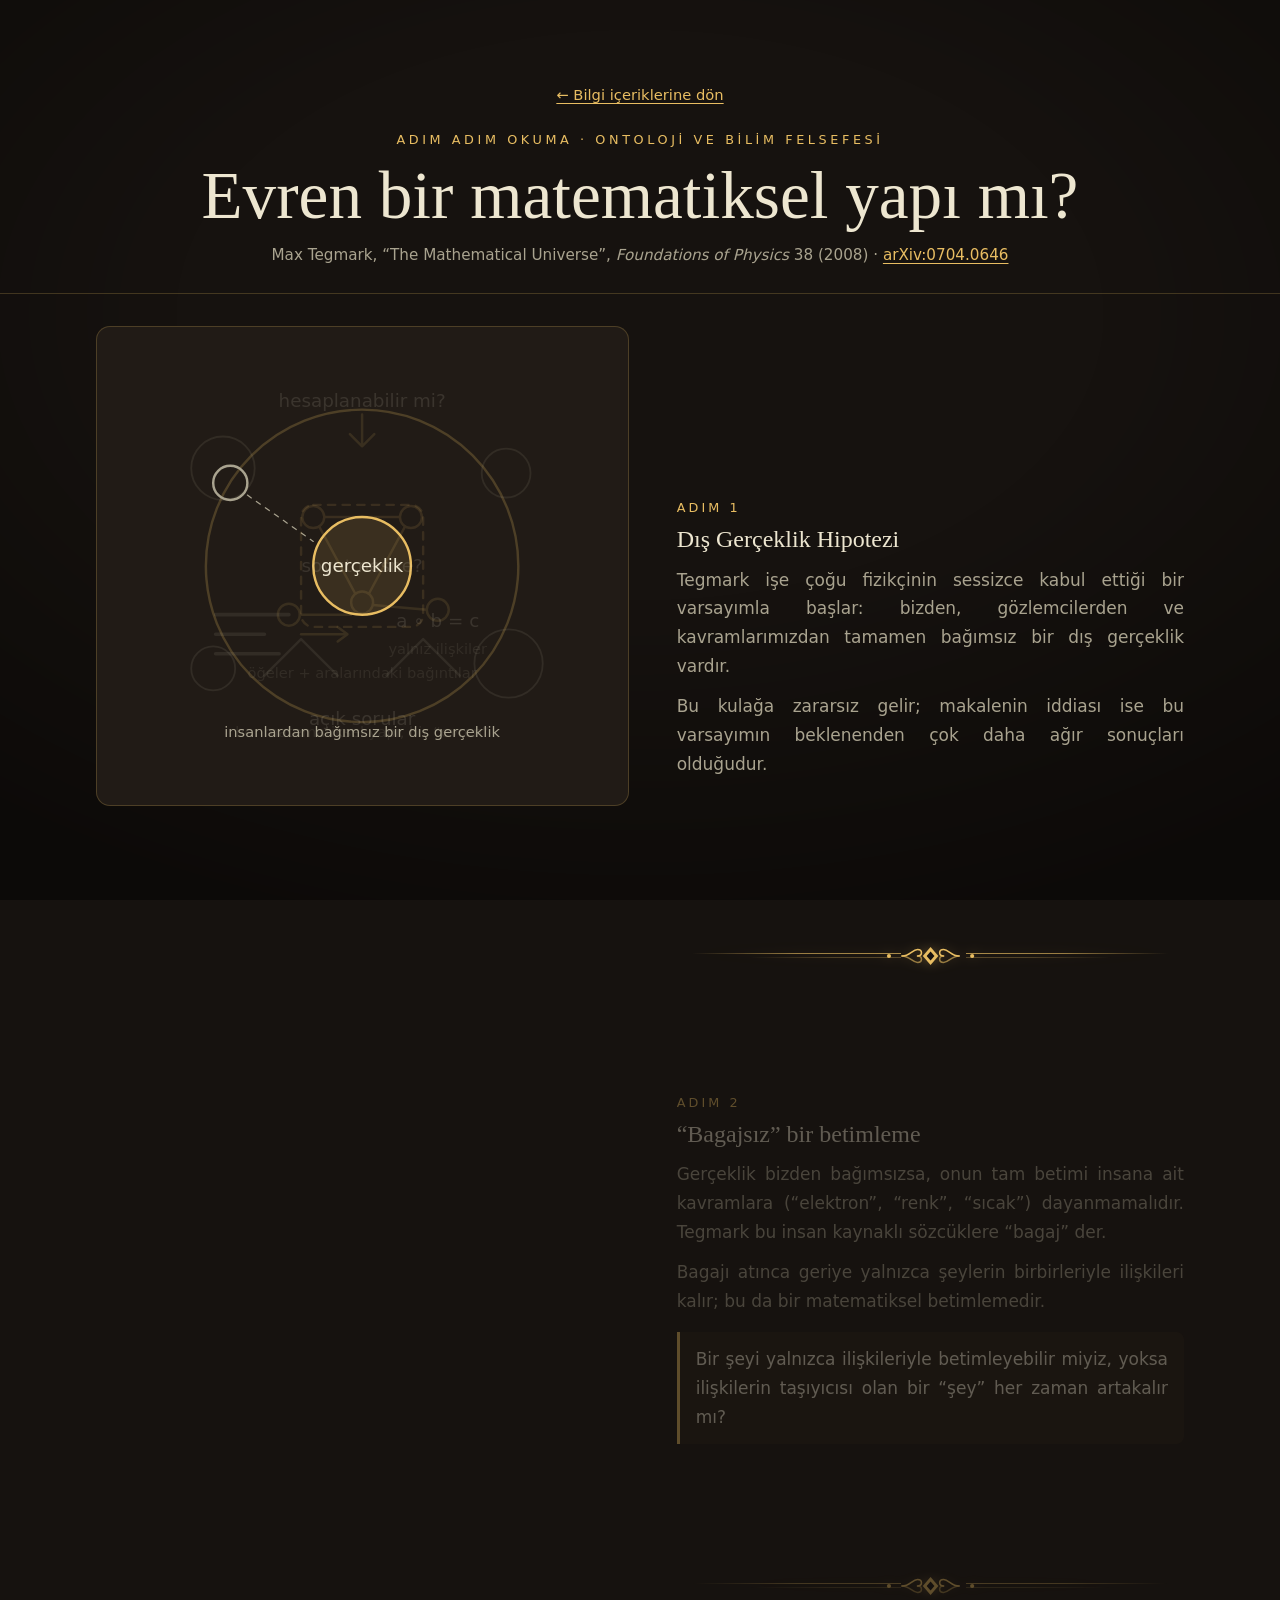
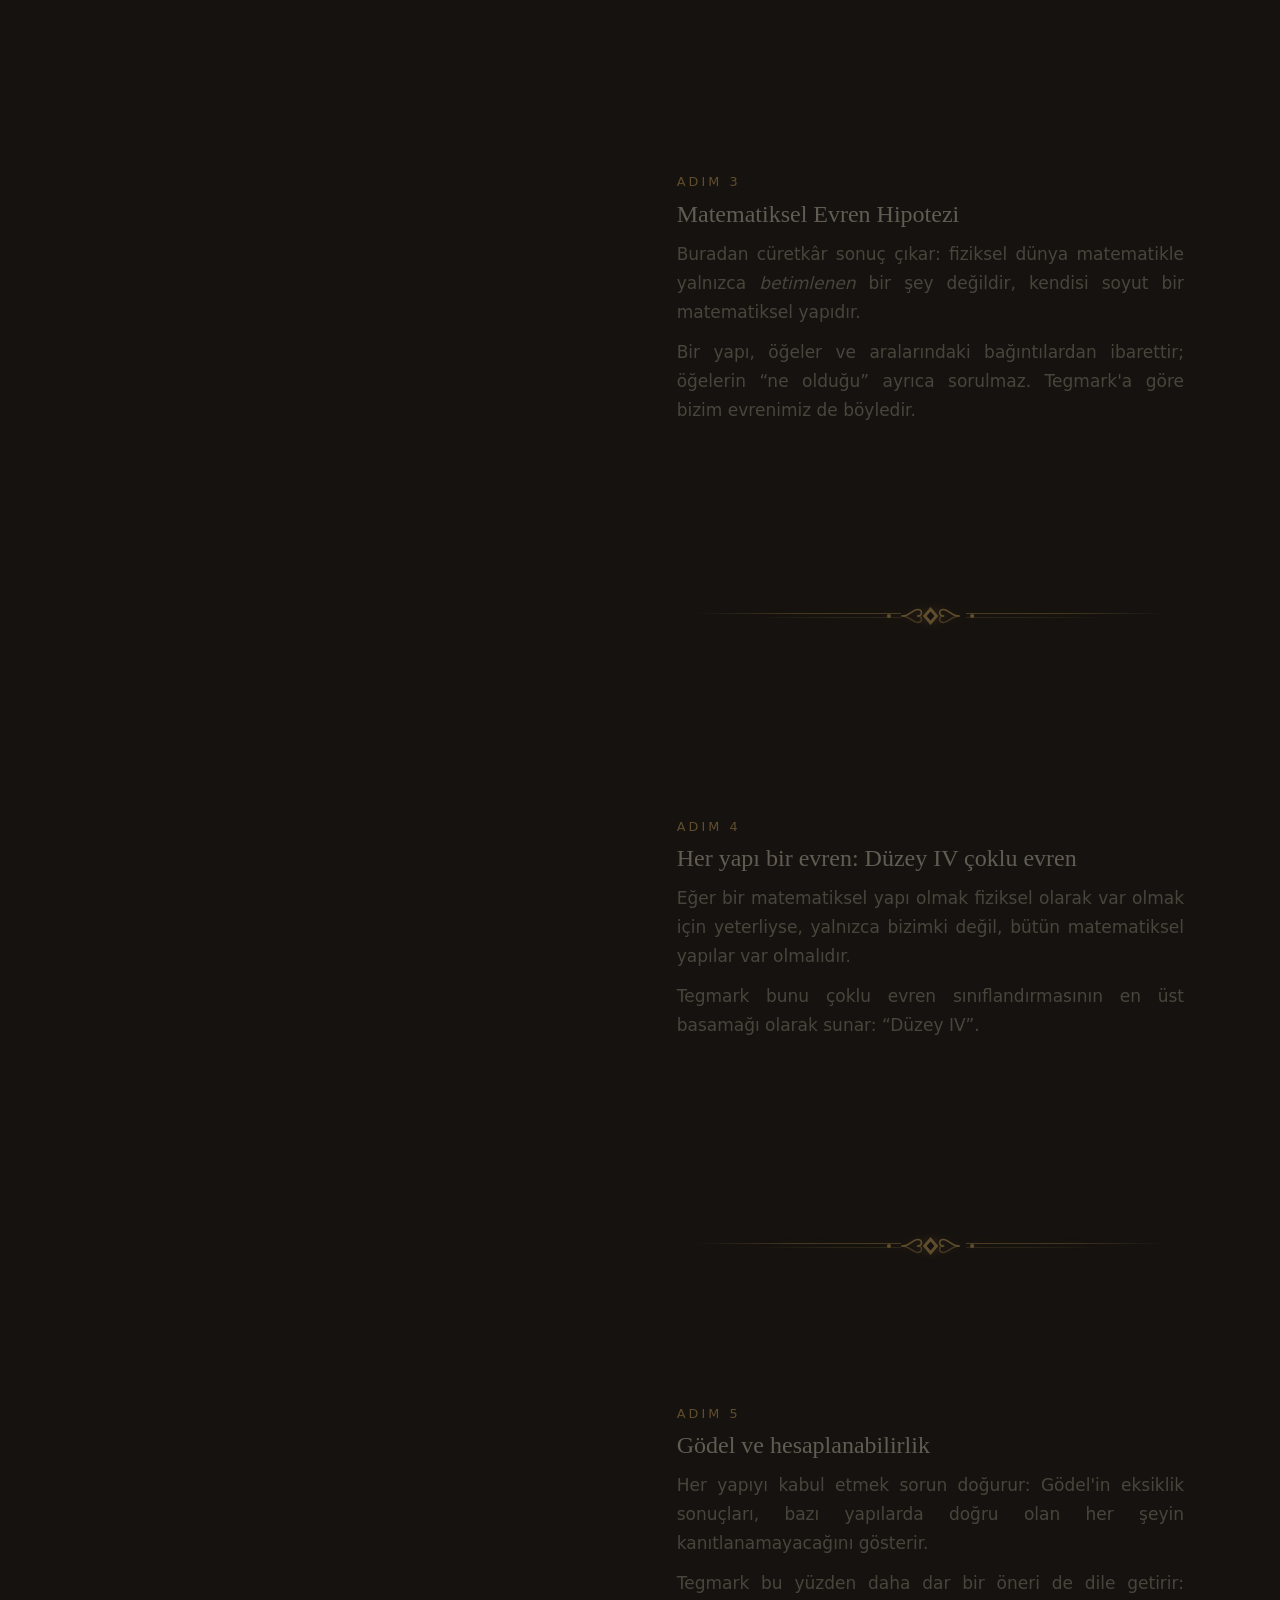
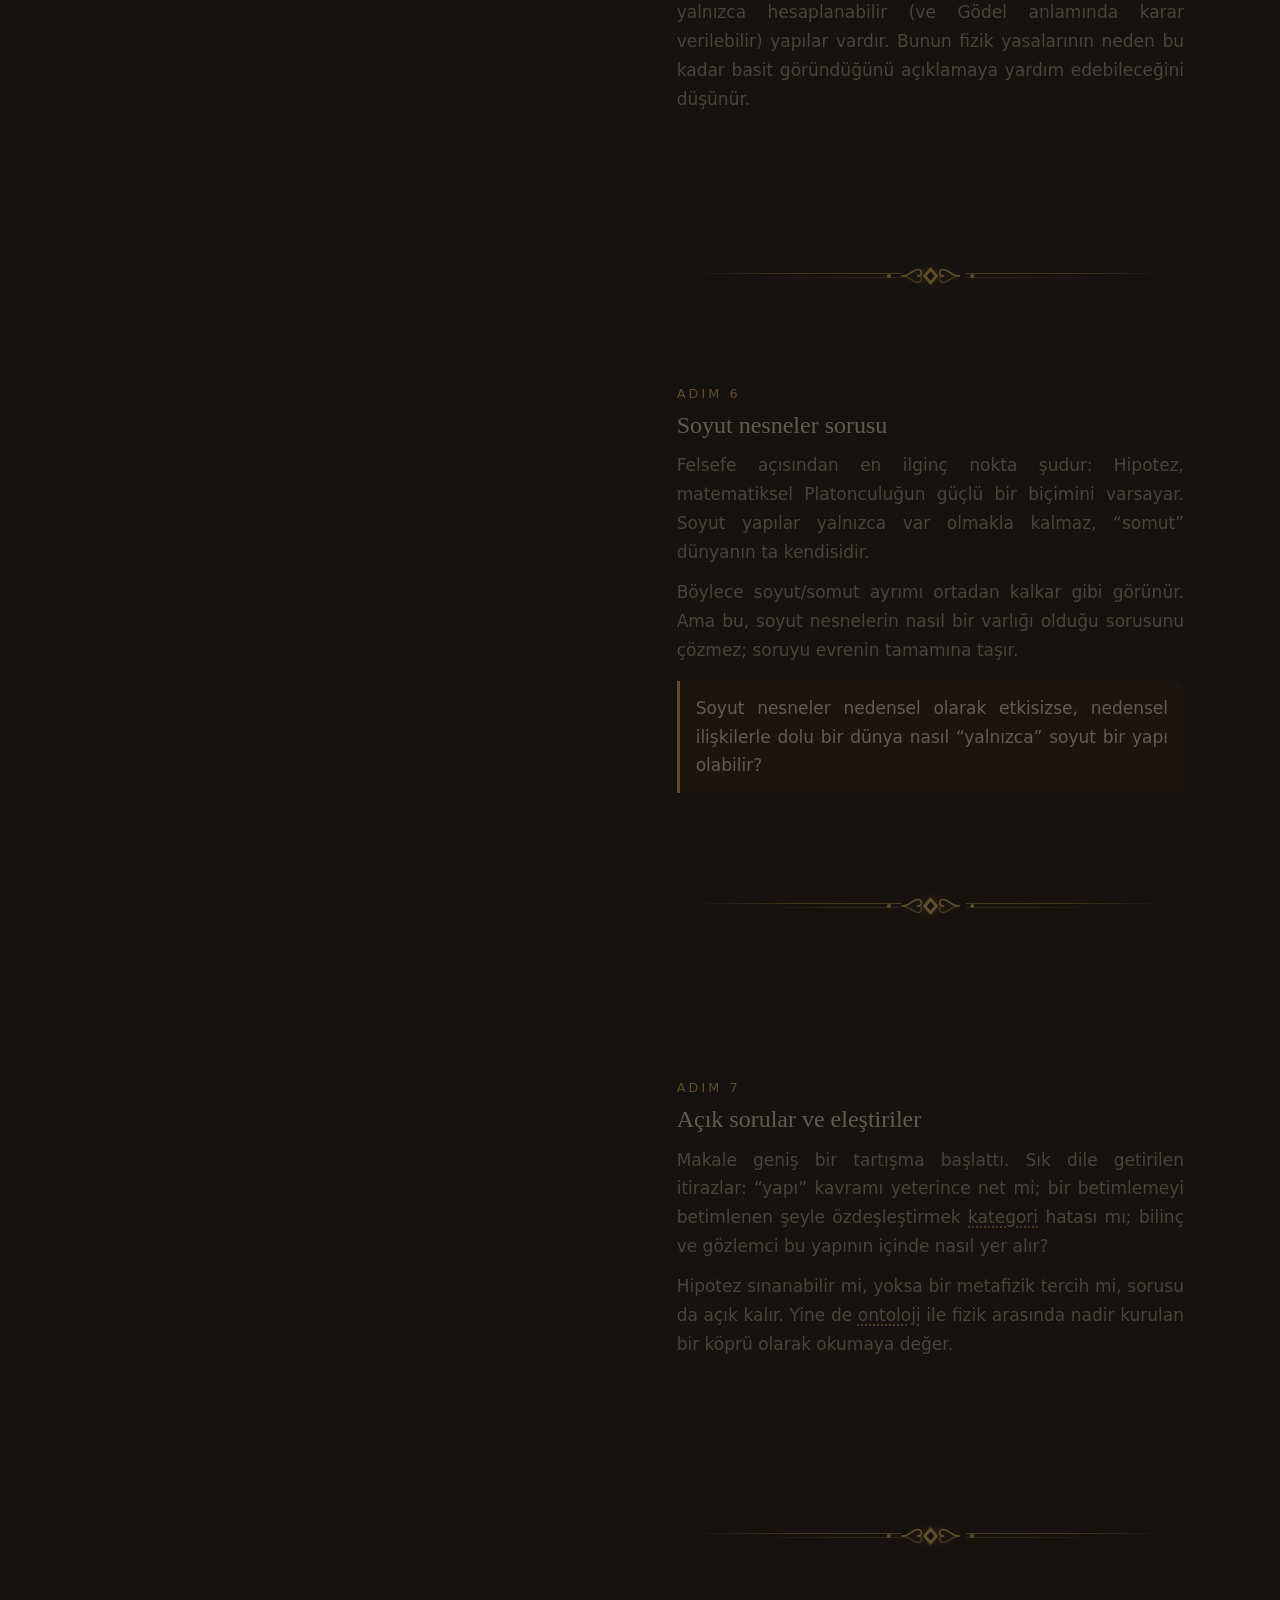
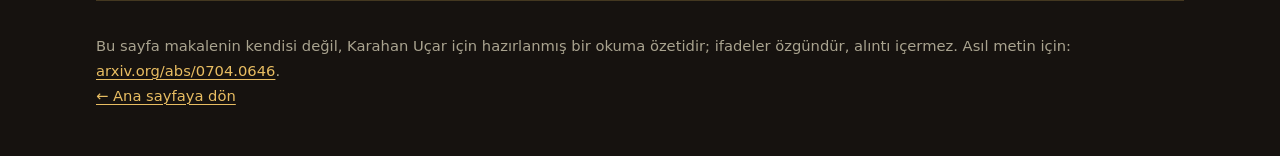
<file: karahanucar-com/bilgi/matematiksel-evren.html>
<!DOCTYPE html>
<html lang="tr">
<head>
  <meta charset="UTF-8">
  <meta name="viewport" content="width=device-width, initial-scale=1">
  <title>Evren bir matematiksel yapı mı? — Karahan Uçar</title>
  <meta name="description" content="Max Tegmark'ın “The Mathematical Universe” makalesinin adım adım, kaydırarak okunan Türkçe özeti ve soyut nesneler açısından değerlendirmesi.">
  <link rel="icon" href="../assets/logo.svg" type="image/svg+xml">
  <meta property="og:type" content="article">
  <meta property="og:title" content="Evren bir matematiksel yapı mı?">
  <meta property="og:description" content="Tegmark'ın Matematiksel Evren Hipotezi, adım adım: dış gerçeklik, yapılar, Gödel ve soyut nesneler sorusu.">
  <meta property="og:image" content="../assets/og-kapak.jpg">
  <link rel="stylesheet" href="../css/style.css?v=20260927c">
  <script>try { if (localStorage.getItem("tema") === "gunduz") document.documentElement.classList.add("gunduz"); } catch (e) {}</script>
  <style>
    /* Adım adım okuma: solda sabit duran çizim, sağda kaydırdıkça ilerleyen adımlar */
    .okuma-bas { padding: clamp(2.5rem, 7vw, 5rem) 0 1.5rem; text-align: center; border-bottom: 1px solid var(--line); }
    .okuma-bas h1 { margin-bottom: .6rem; }
    .okuma-bas .kaynak { color: var(--muted); font-size: .95rem; }
    .geri { display: inline-block; margin-bottom: 1.4rem; font-size: .92rem; }
    .serit { display: grid; grid-template-columns: 1fr; gap: 1.5rem; padding-block: 2rem 4rem; }
    @media (min-width: 52rem) { .serit { grid-template-columns: 1.05fr 1fr; gap: 3rem; } }
    .cizim { position: sticky; top: 4.2rem; height: min(70vh, 30rem); display: grid; place-items: center; z-index: 2;
      background: var(--bg-2); border: 1px solid var(--line); border-radius: 14px; overflow: hidden; }
    @media (max-width: 51.99rem) { .cizim { height: 15rem; } }
    .cizim svg { width: 92%; height: 92%; }
    .cizim [data-k] { opacity: .12; transition: opacity .7s ease, transform .7s ease; transform-box: fill-box; transform-origin: center; }
    .cizim[data-adim="1"] [data-k~="1"], .cizim[data-adim="2"] [data-k~="2"], .cizim[data-adim="3"] [data-k~="3"], .cizim[data-adim="4"] [data-k~="4"],
    .cizim[data-adim="5"] [data-k~="5"], .cizim[data-adim="6"] [data-k~="6"], .cizim[data-adim="7"] [data-k~="7"] { opacity: 1; }
    .cizim text { font: 500 15px var(--sans); fill: var(--ivory); }
    .cizim .ince { font-size: 12px; fill: var(--muted); }
    .adim { min-height: 70vh; display: flex; flex-direction: column; justify-content: center; padding-block: 1rem; opacity: .35; transition: opacity .5s ease; }
    .adim.etkin { opacity: 1; }
    .adim .no { font: 500 .8rem/1 var(--sans); letter-spacing: .24em; text-transform: uppercase; color: var(--gold); margin-bottom: .6rem; }
    .adim h2 { font: 500 1.5rem/1.25 var(--serif); margin-bottom: .7rem; }
    .adim p { color: var(--muted); text-align: justify; text-align-last: left; }
    .adim p + p { margin-top: .7rem; }
    .adim .soru { margin-top: 1rem; padding: .8rem 1rem; border-left: 3px solid var(--gold); background: rgba(232, 189, 98, .07); color: var(--ivory); border-radius: 0 8px 8px 0; }
    .son { border-top: 1px solid var(--line); padding-block: 2rem 3rem; color: var(--muted); font-size: .92rem; }
    @media (prefers-reduced-motion: reduce) { .adim { opacity: 1; } .cizim [data-k] { opacity: 1; } }
  </style>
</head>
<body>
<main id="top">
  <header class="okuma-bas">
    <div class="wrap">
      <a class="geri" href="../index.html#bilgi">← Bilgi içeriklerine dön</a>
      <p class="eyebrow">Adım adım okuma · ontoloji ve bilim felsefesi</p>
      <h1>Evren bir matematiksel yapı mı?</h1>
      <p class="kaynak">Max Tegmark, “The Mathematical Universe”, <i>Foundations of Physics</i> 38 (2008) ·
        <a href="https://arxiv.org/abs/0704.0646" target="_blank" rel="noopener">arXiv:0704.0646</a></p>
    </div>
  </header>

  <div class="wrap serit">
    <figure class="cizim" data-adim="1" aria-hidden="true">
      <svg viewBox="0 0 400 320" fill="none" stroke-linecap="round" stroke-linejoin="round">
        <!-- 1 dış gerçeklik -->
        <g data-k="1 2 3 4 5 6 7"><circle cx="200" cy="160" r="128" stroke="var(--line)" stroke-width="2"/></g>
        <g data-k="1"><circle cx="200" cy="160" r="40" fill="rgba(232,189,98,.12)" stroke="var(--gold)" stroke-width="2"/>
          <text x="200" y="165" text-anchor="middle">gerçeklik</text><text class="ince" x="200" y="300" text-anchor="middle">insanlardan bağımsız bir dış gerçeklik</text>
          <circle cx="92" cy="92" r="14" stroke="var(--muted)" stroke-width="2"/><path d="M106 102L160 140" stroke="var(--muted)" stroke-dasharray="4 5"/></g>
        <!-- 2 bagajsız betimleme -->
        <g data-k="2"><path d="M80 200h60M80 216h40M80 232h52" stroke="var(--muted)" stroke-width="3"/><path d="M150 216h36" stroke="var(--gold)" stroke-width="2"/><path d="M180 210l8 6-8 6" stroke="var(--gold)" stroke-width="2"/>
          <text x="262" y="210" text-anchor="middle">a ∘ b = c</text><text x="262" y="232" text-anchor="middle" class="ince">yalnız ilişkiler</text></g>
        <!-- 3 yapı -->
        <g data-k="3 4 5"><g stroke="var(--gold)" stroke-width="2"><circle cx="160" cy="120" r="9"/><circle cx="240" cy="120" r="9"/><circle cx="200" cy="190" r="9"/><circle cx="140" cy="200" r="9"/><circle cx="262" cy="196" r="9"/>
          <path d="M169 120h62M165 128l29 54M235 128l-29 54M149 200h42M209 192l44 4"/></g><text class="ince" x="200" y="252" text-anchor="middle">öğeler + aralarındaki bağıntılar</text></g>
        <!-- 4 çoklu evren -->
        <g data-k="4"><circle cx="86" cy="80" r="26" stroke="var(--muted)" stroke-width="1.5"/><circle cx="318" cy="84" r="20" stroke="var(--muted)" stroke-width="1.5"/><circle cx="320" cy="240" r="28" stroke="var(--muted)" stroke-width="1.5"/><circle cx="78" cy="244" r="18" stroke="var(--muted)" stroke-width="1.5"/>
          <text class="ince" x="200" y="300" text-anchor="middle">her matematiksel yapı, bir “evren”</text></g>
        <!-- 5 gödel -->
        <g data-k="5"><path d="M200 36v26M190 52l10 10 10-10" stroke="var(--gold)" stroke-width="2"/><text x="200" y="30" text-anchor="middle">hesaplanabilir mi?</text></g>
        <!-- 6 soyut nesneler -->
        <g data-k="6"><rect x="150" y="110" width="100" height="100" rx="10" stroke="var(--gold)" stroke-width="2" stroke-dasharray="6 6"/><text x="200" y="165" text-anchor="middle">soyut nesne?</text></g>
        <!-- 7 eleştiri -->
        <g data-k="7"><path d="M120 250l30-30 30 30M220 250l30-30 30 30" stroke="var(--muted)" stroke-width="2"/><text x="200" y="290" text-anchor="middle">açık sorular</text></g>
      </svg>
    </figure>

    <div class="adimlar" data-terimce>
      <section class="adim" data-adim="1">
        <p class="no">Adım 1</p>
        <h2>Dış Gerçeklik Hipotezi</h2>
        <p>Tegmark işe çoğu fizikçinin sessizce kabul ettiği bir varsayımla başlar: bizden, gözlemcilerden ve kavramlarımızdan tamamen bağımsız bir dış gerçeklik vardır.</p>
        <p>Bu kulağa zararsız gelir; makalenin iddiası ise bu varsayımın beklenenden çok daha ağır sonuçları olduğudur.</p>
      </section>
      <section class="adim" data-adim="2">
        <p class="no">Adım 2</p>
        <h2>“Bagajsız” bir betimleme</h2>
        <p>Gerçeklik bizden bağımsızsa, onun tam betimi insana ait kavramlara (“elektron”, “renk”, “sıcak”) dayanmamalıdır. Tegmark bu insan kaynaklı sözcüklere “bagaj” der.</p>
        <p>Bagajı atınca geriye yalnızca şeylerin birbirleriyle ilişkileri kalır; bu da bir matematiksel betimlemedir.</p>
        <p class="soru">Bir şeyi yalnızca ilişkileriyle betimleyebilir miyiz, yoksa ilişkilerin taşıyıcısı olan bir “şey” her zaman artakalır mı?</p>
      </section>
      <section class="adim" data-adim="3">
        <p class="no">Adım 3</p>
        <h2>Matematiksel Evren Hipotezi</h2>
        <p>Buradan cüretkâr sonuç çıkar: fiziksel dünya matematikle yalnızca <em>betimlenen</em> bir şey değildir, kendisi soyut bir matematiksel yapıdır.</p>
        <p>Bir yapı, öğeler ve aralarındaki bağıntılardan ibarettir; öğelerin “ne olduğu” ayrıca sorulmaz. Tegmark'a göre bizim evrenimiz de böyledir.</p>
      </section>
      <section class="adim" data-adim="4">
        <p class="no">Adım 4</p>
        <h2>Her yapı bir evren: Düzey IV çoklu evren</h2>
        <p>Eğer bir matematiksel yapı olmak fiziksel olarak var olmak için yeterliyse, yalnızca bizimki değil, bütün matematiksel yapılar var olmalıdır.</p>
        <p>Tegmark bunu çoklu evren sınıflandırmasının en üst basamağı olarak sunar: “Düzey IV”.</p>
      </section>
      <section class="adim" data-adim="5">
        <p class="no">Adım 5</p>
        <h2>Gödel ve hesaplanabilirlik</h2>
        <p>Her yapıyı kabul etmek sorun doğurur: Gödel'in eksiklik sonuçları, bazı yapılarda doğru olan her şeyin kanıtlanamayacağını gösterir.</p>
        <p>Tegmark bu yüzden daha dar bir öneri de dile getirir: yalnızca hesaplanabilir (ve Gödel anlamında karar verilebilir) yapılar vardır. Bunun fizik yasalarının neden bu kadar basit göründüğünü açıklamaya yardım edebileceğini düşünür.</p>
      </section>
      <section class="adim" data-adim="6">
        <p class="no">Adım 6</p>
        <h2>Soyut nesneler sorusu</h2>
        <p>Felsefe açısından en ilginç nokta şudur: Hipotez, matematiksel Platonculuğun güçlü bir biçimini varsayar. Soyut yapılar yalnızca var olmakla kalmaz, “somut” dünyanın ta kendisidir.</p>
        <p>Böylece soyut/somut ayrımı ortadan kalkar gibi görünür. Ama bu, soyut nesnelerin nasıl bir varlığı olduğu sorusunu çözmez; soruyu evrenin tamamına taşır.</p>
        <p class="soru">Soyut nesneler nedensel olarak etkisizse, nedensel ilişkilerle dolu bir dünya nasıl “yalnızca” soyut bir yapı olabilir?</p>
      </section>
      <section class="adim" data-adim="7">
        <p class="no">Adım 7</p>
        <h2>Açık sorular ve eleştiriler</h2>
        <p>Makale geniş bir tartışma başlattı. Sık dile getirilen itirazlar: “yapı” kavramı yeterince net mi; bir betimlemeyi betimlenen şeyle özdeşleştirmek kategori hatası mı; bilinç ve gözlemci bu yapının içinde nasıl yer alır?</p>
        <p>Hipotez sınanabilir mi, yoksa bir metafizik tercih mi, sorusu da açık kalır. Yine de ontoloji ile fizik arasında nadir kurulan bir köprü olarak okumaya değer.</p>
      </section>
    </div>
  </div>

  <div class="wrap son">
    <p>Bu sayfa makalenin kendisi değil, Karahan Uçar için hazırlanmış bir okuma özetidir; ifadeler özgündür, alıntı içermez. Asıl metin için: <a href="https://arxiv.org/abs/0704.0646" target="_blank" rel="noopener">arxiv.org/abs/0704.0646</a>.</p>
    <p><a href="../index.html#bilgi">← Ana sayfaya dön</a></p>
  </div>
</main>
<script>
  /* Kaydırdıkça etkin adımı bulur ve çizimde ilgili katmanları öne çıkarır */
  (function () {
    var cizim = document.querySelector(".cizim"), adimlar = document.querySelectorAll(".adim");
    if (!("IntersectionObserver" in window)) { adimlar.forEach(function (a) { a.classList.add("etkin"); }); return; }
    var io = new IntersectionObserver(function (kayitlar) {
      kayitlar.forEach(function (k) {
        if (!k.isIntersecting) return;
        adimlar.forEach(function (a) { a.classList.toggle("etkin", a === k.target); });
        cizim.setAttribute("data-adim", k.target.getAttribute("data-adim"));
      });
    }, { rootMargin: "-45% 0px -45% 0px" });
    adimlar.forEach(function (a) { io.observe(a); });
  })();
</script>
<!-- Sözlükçe terimleri: metinde geçenlerin üzerine gelince tanım çıkar -->
<script src="../js/sozlukce.js?v=20260927a"></script>
<script src="../js/terimce.js?v=20260927a"></script>
</body>
</html>
</file>
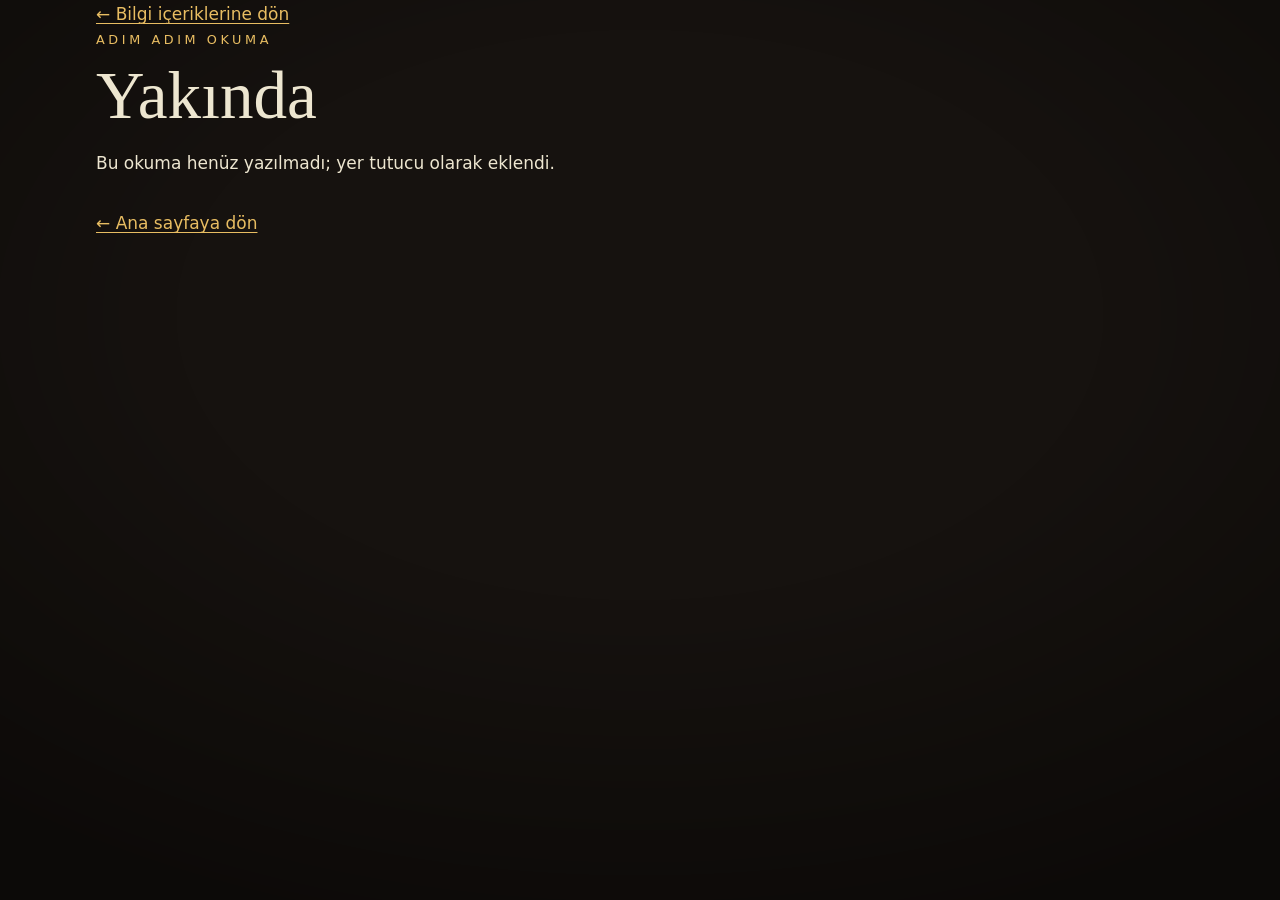
<file: karahanucar-com/bilgi/yeni-okuma.html>
<!DOCTYPE html>
<html lang="tr">
<head>
  <meta charset="UTF-8">
  <meta name="viewport" content="width=device-width, initial-scale=1">
  <title>Yakında — Karahan Uçar</title>
  <meta name="description" content="Yeni bir adım adım okuma hazırlanıyor.">
  <link rel="icon" href="../assets/logo.svg" type="image/svg+xml">
  <link rel="stylesheet" href="../css/style.css?v=20260927c">
  <script>try { if (localStorage.getItem("tema") === "gunduz") document.documentElement.classList.add("gunduz"); } catch (e) {}</script>
</head>
<body>
<main id="top">
  <header class="okuma-bas">
    <div class="wrap">
      <a class="geri" href="../index.html#bilgi">← Bilgi içeriklerine dön</a>
      <p class="eyebrow">Adım adım okuma</p>
      <h1>Yakında</h1>
      <p class="kaynak">Bu okuma henüz yazılmadı; yer tutucu olarak eklendi.</p>
    </div>
  </header>
  <div class="wrap" style="padding-block:2rem 4rem">
    <p><a href="../index.html#bilgi">← Ana sayfaya dön</a></p>
  </div>
</main>
<!-- Sözlükçe terimleri: metinde geçenlerin üzerine gelince tanım çıkar -->
<script src="../js/sozlukce.js?v=20260927a"></script>
<script src="../js/terimce.js?v=20260927a"></script>
</body>
</html>
</file>
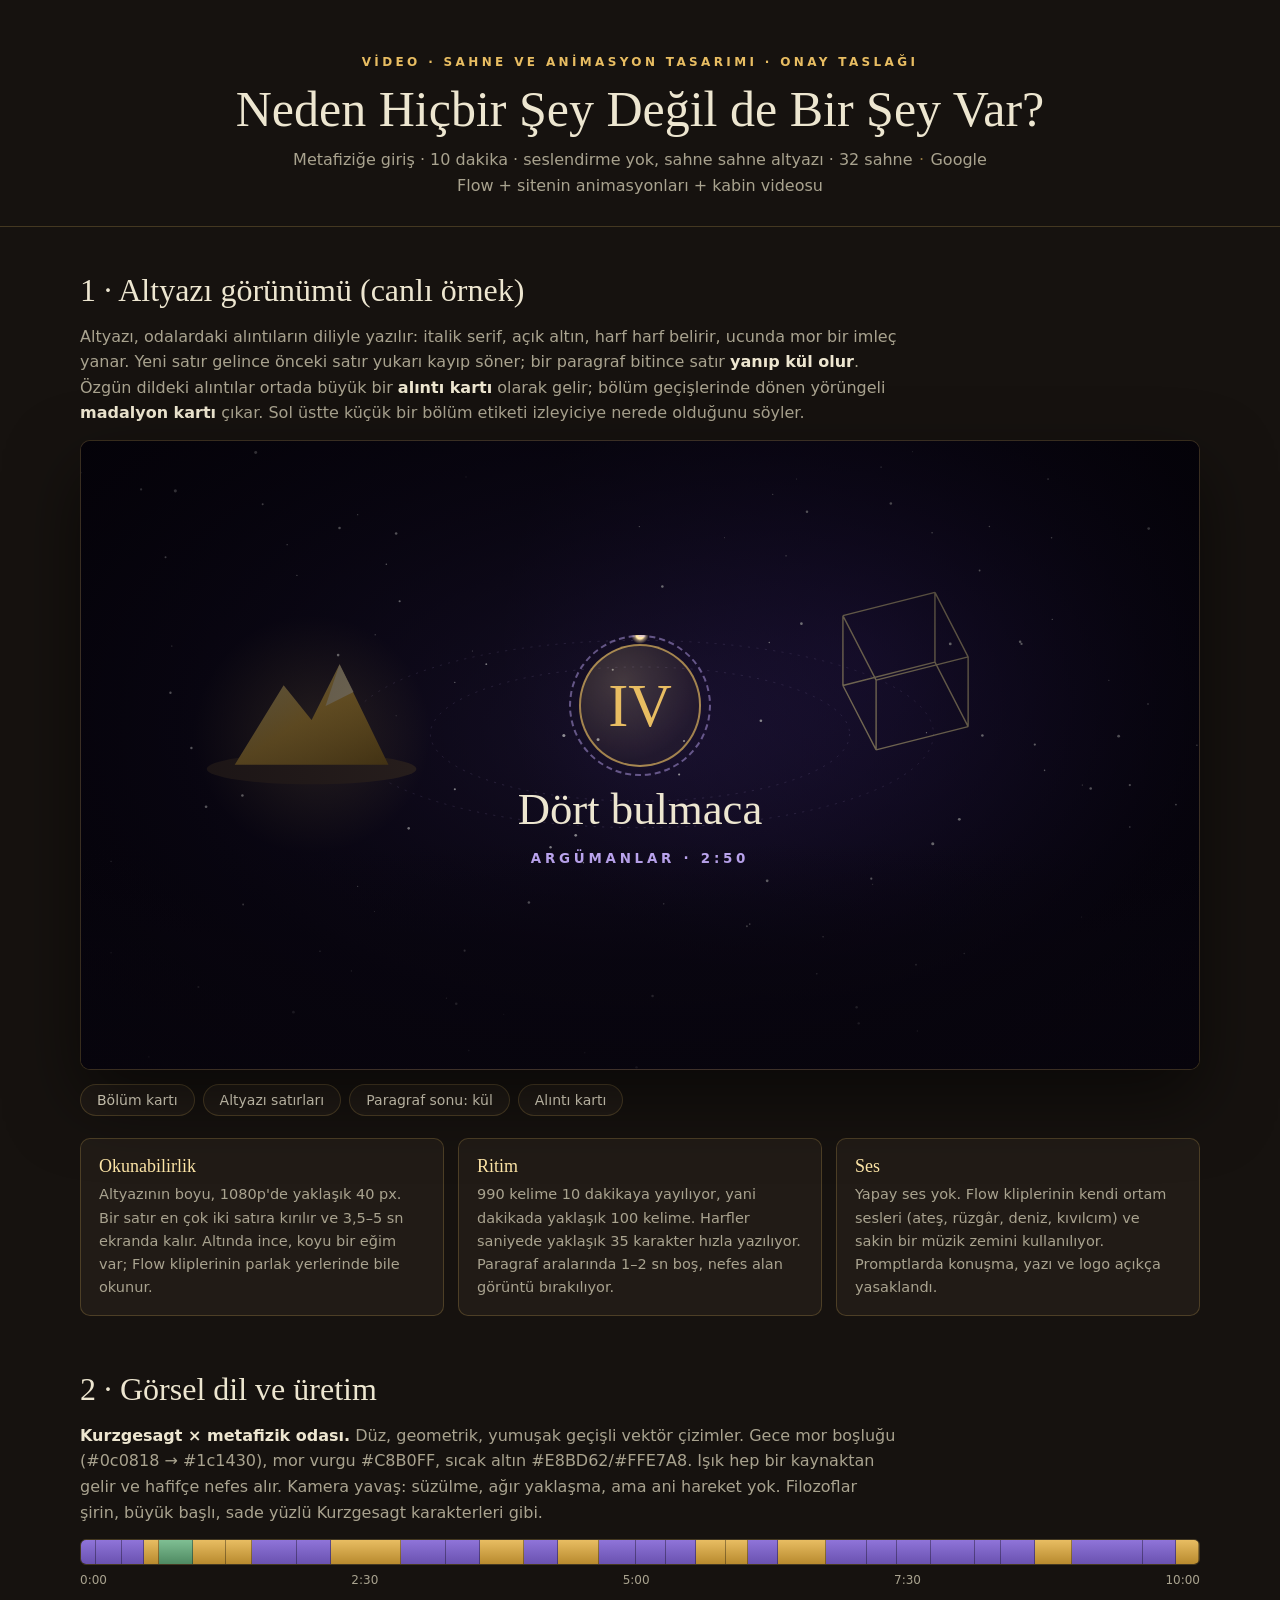
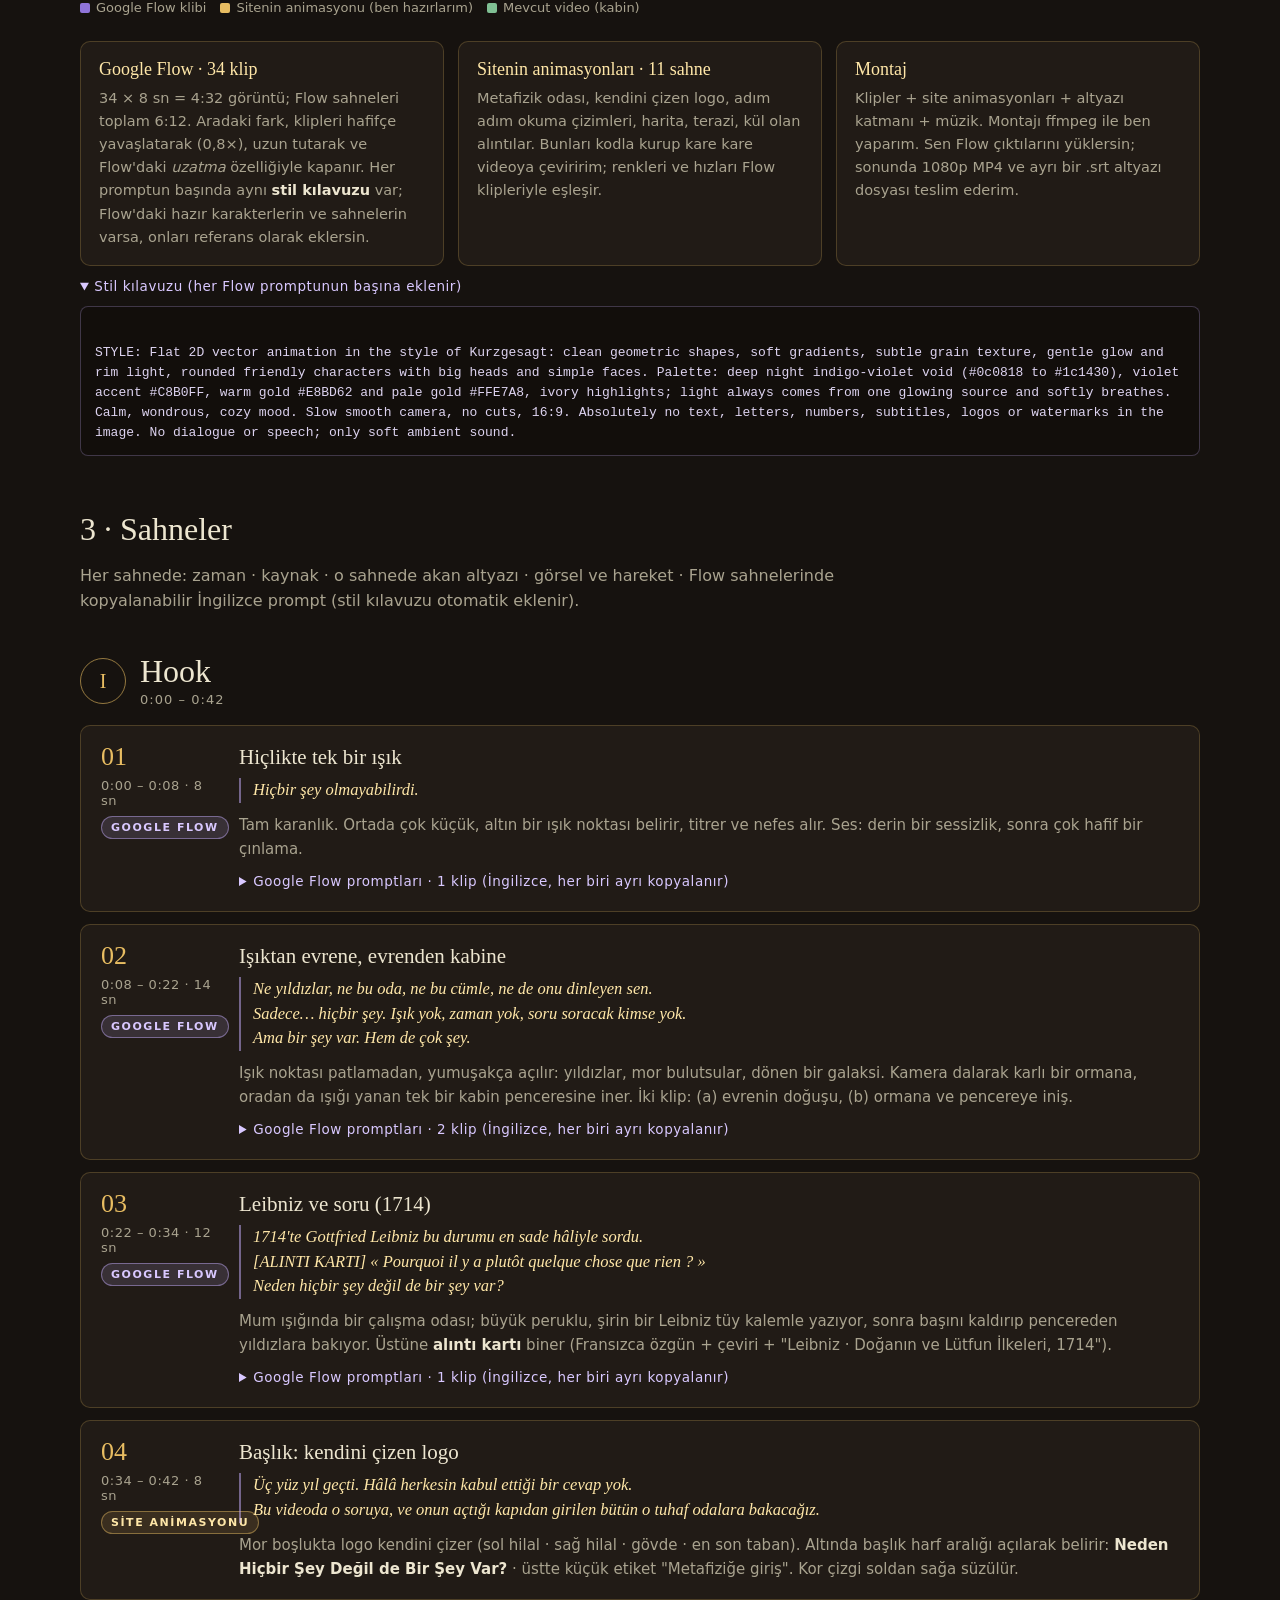
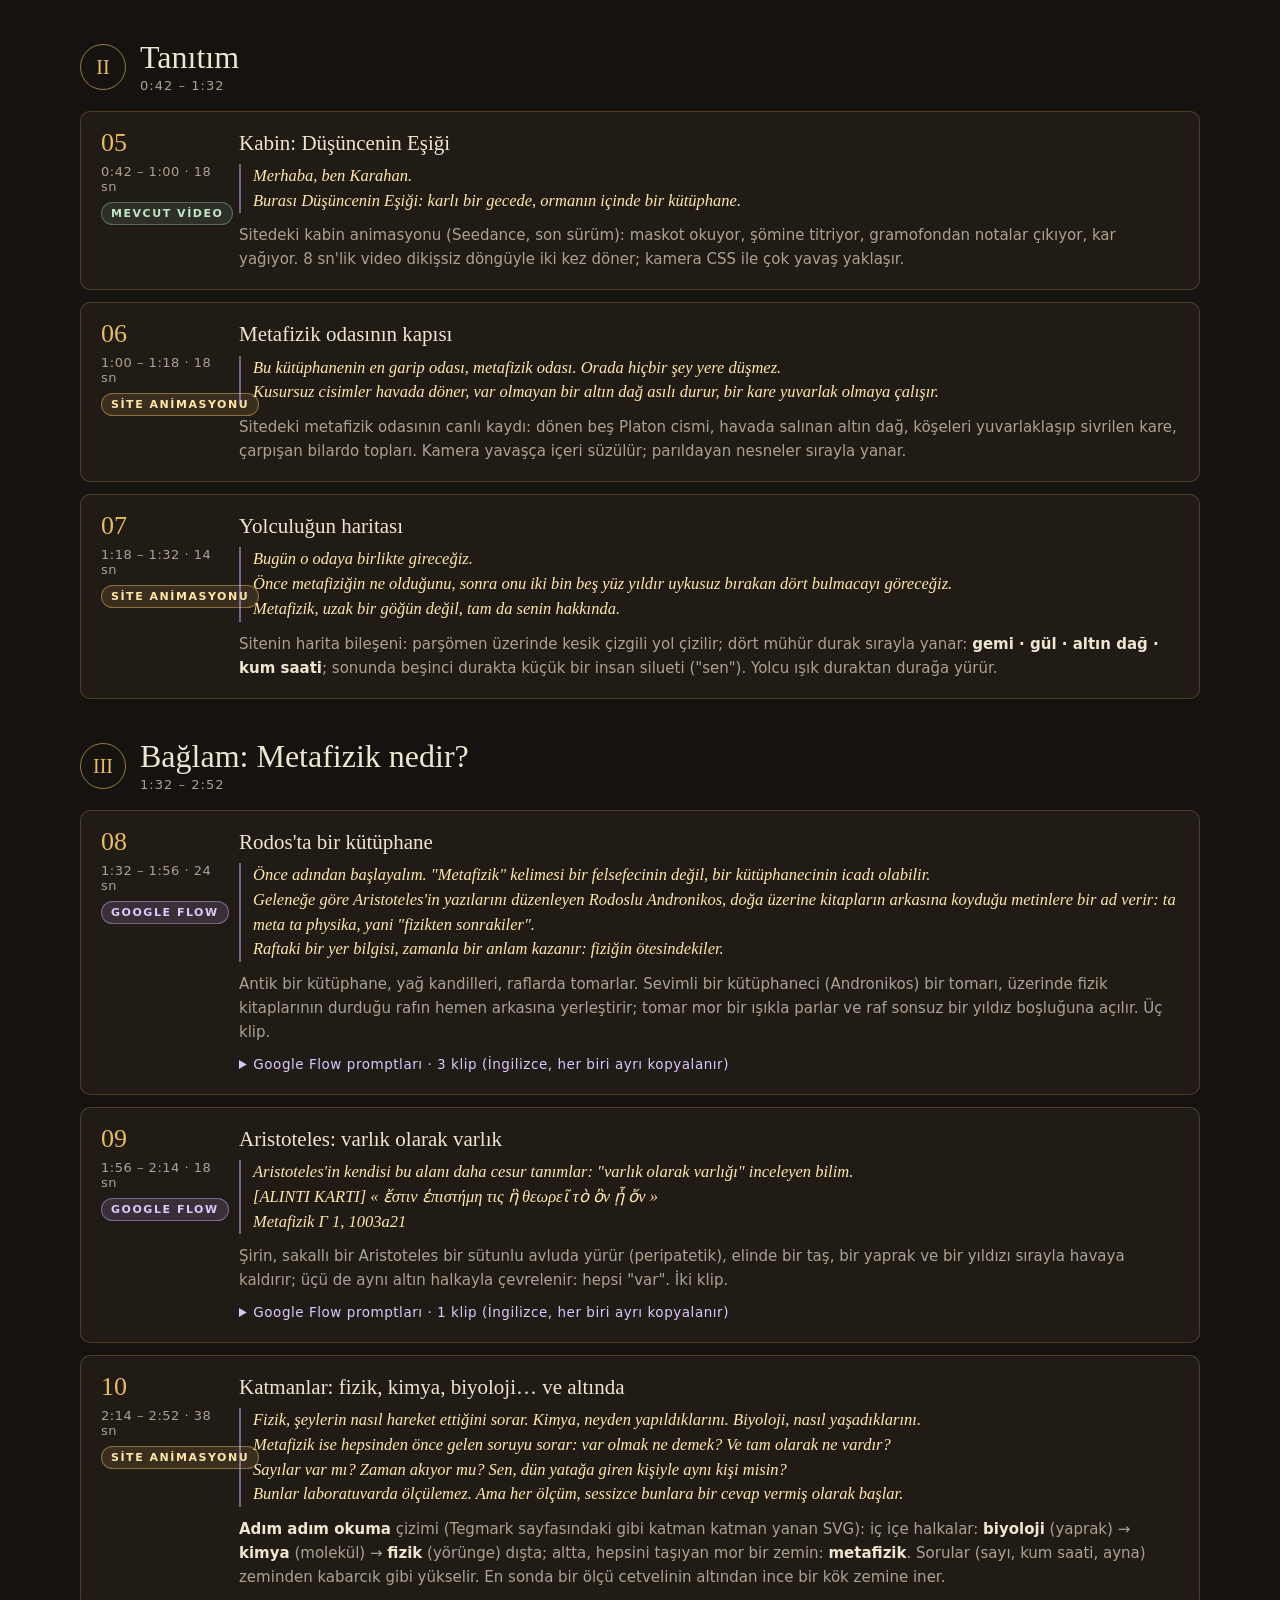
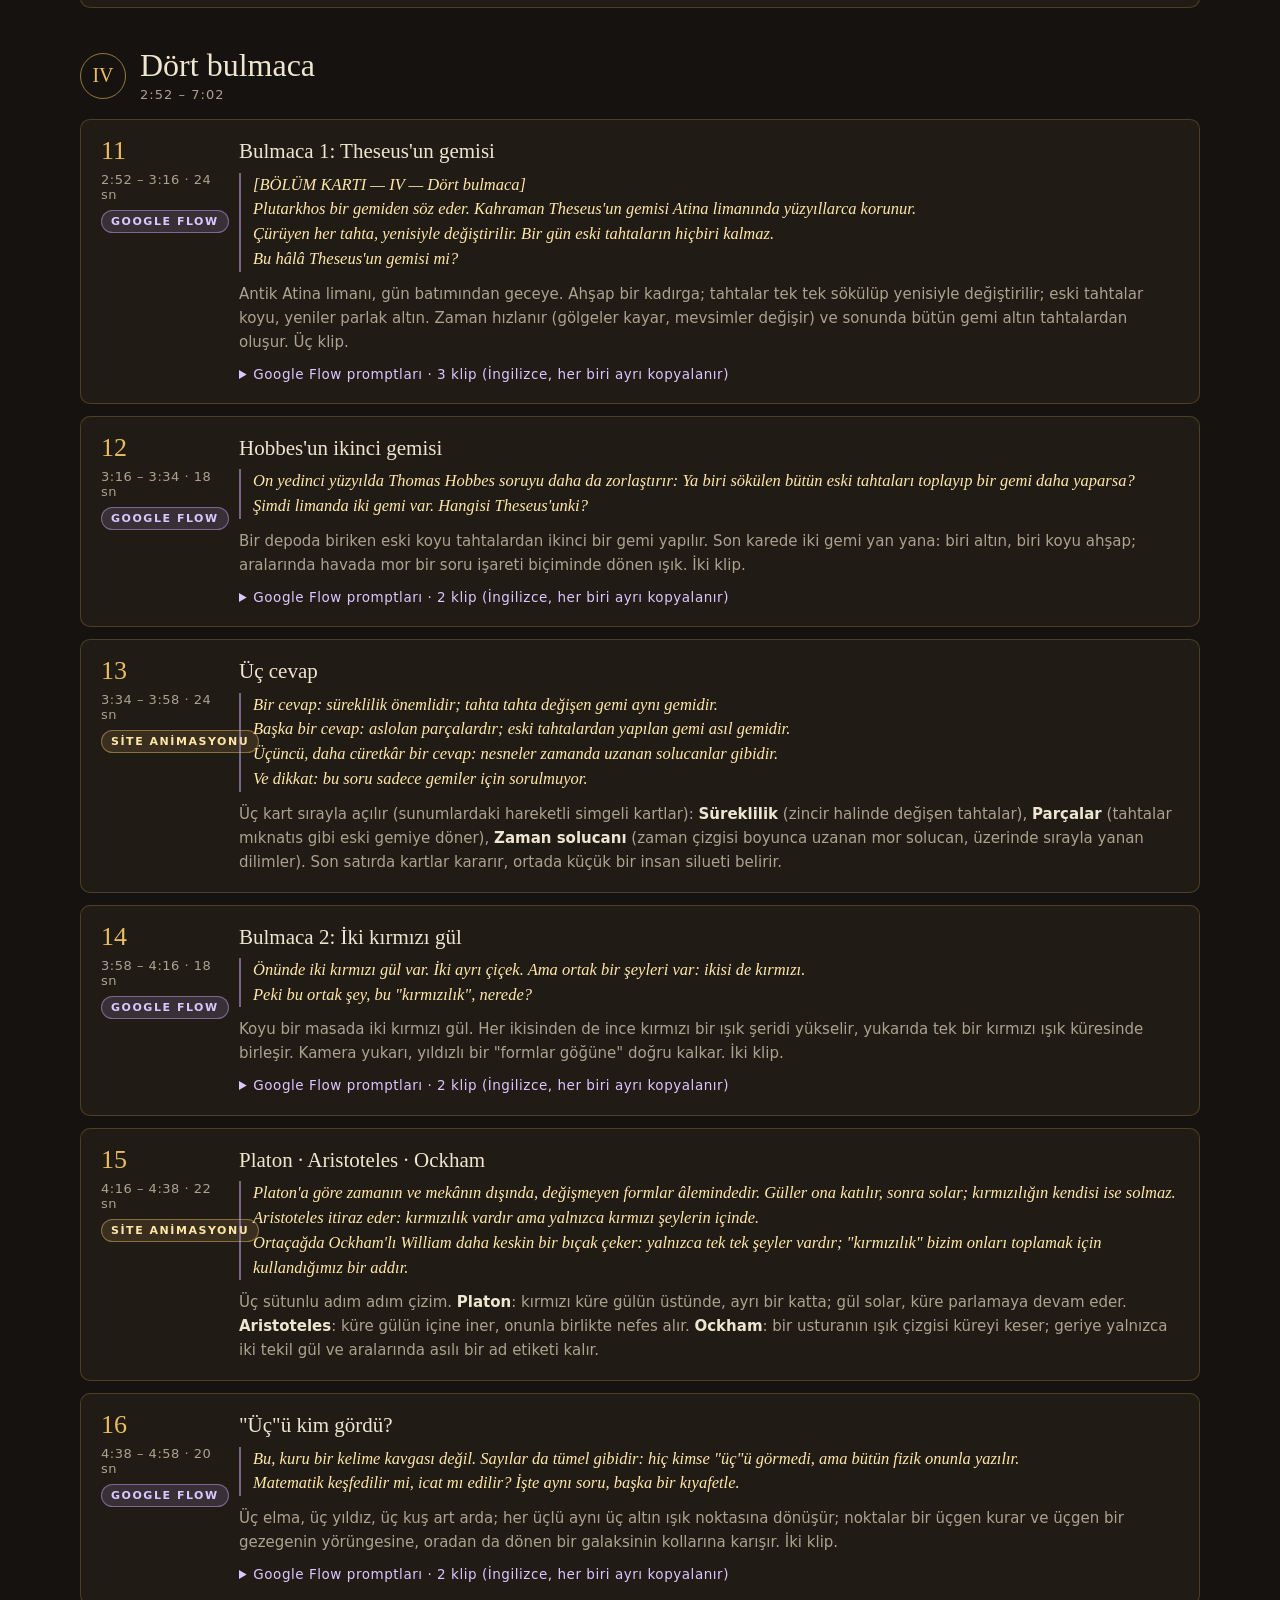
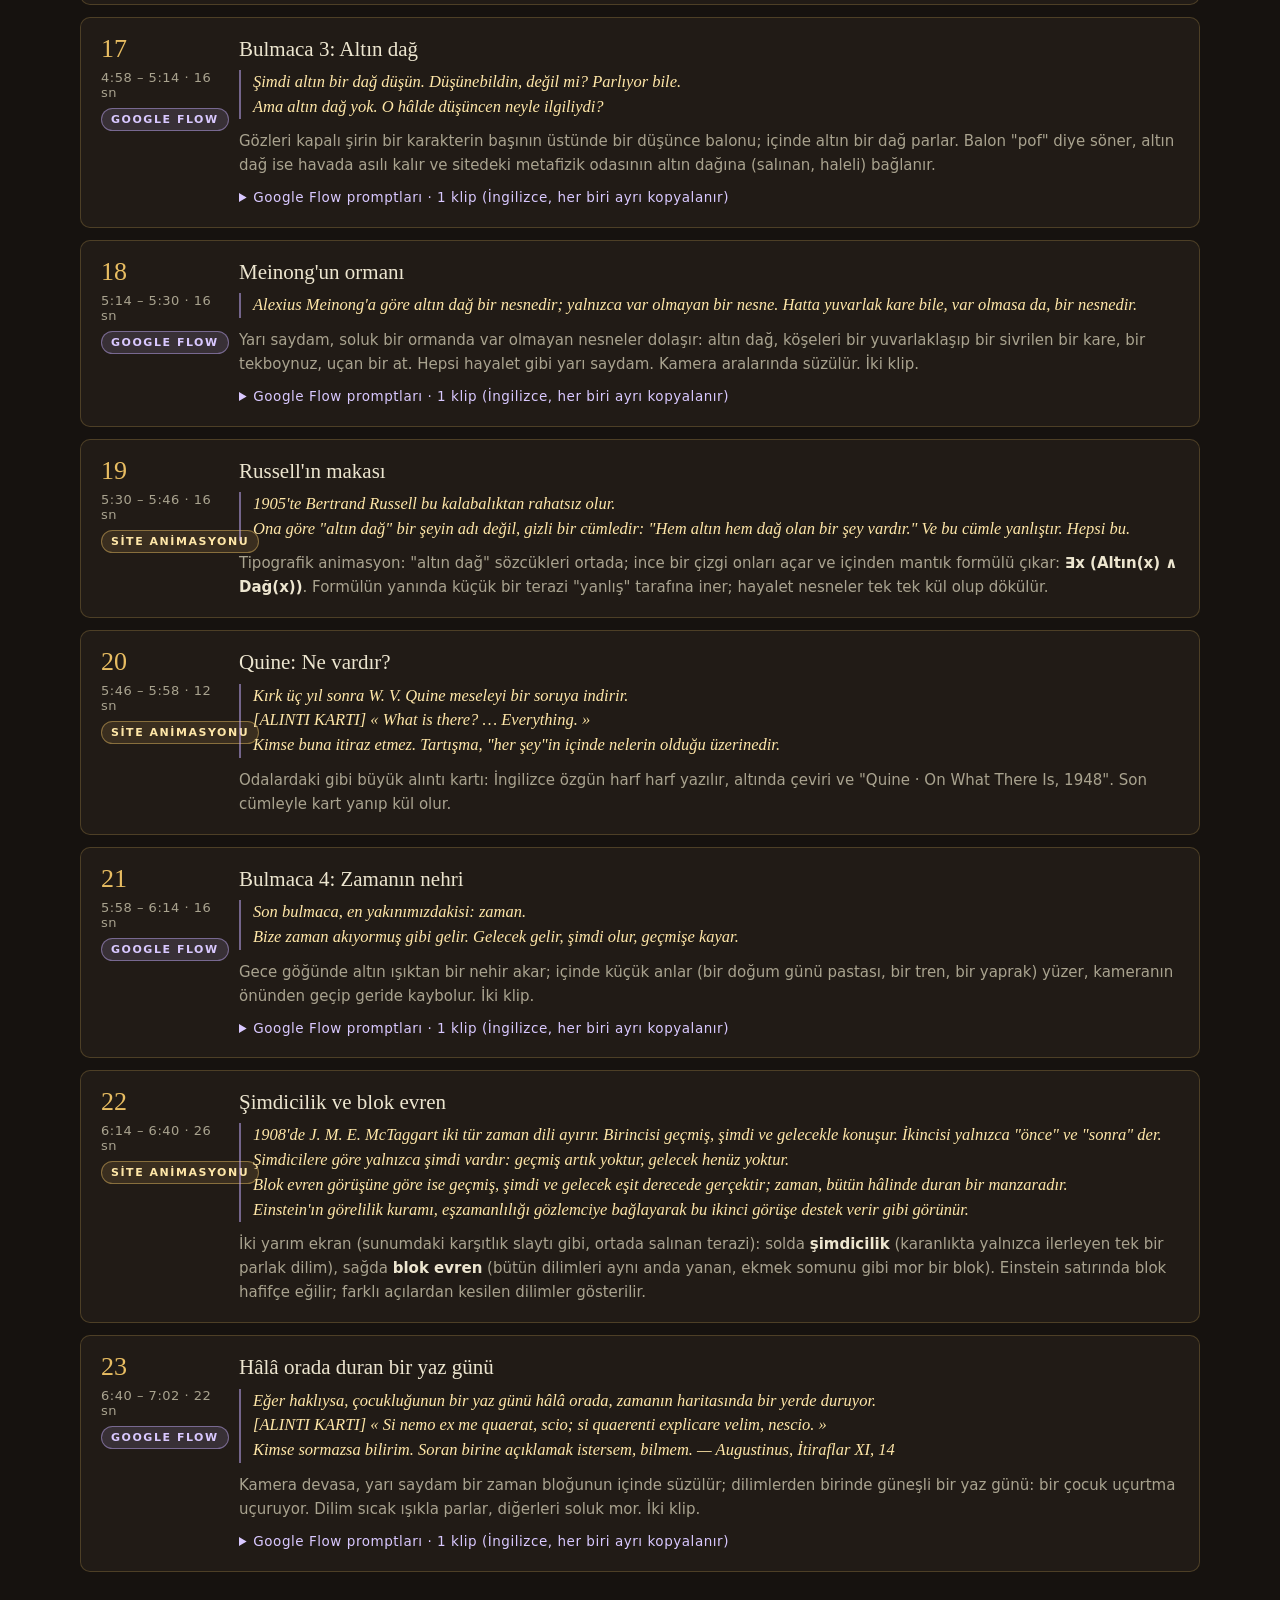
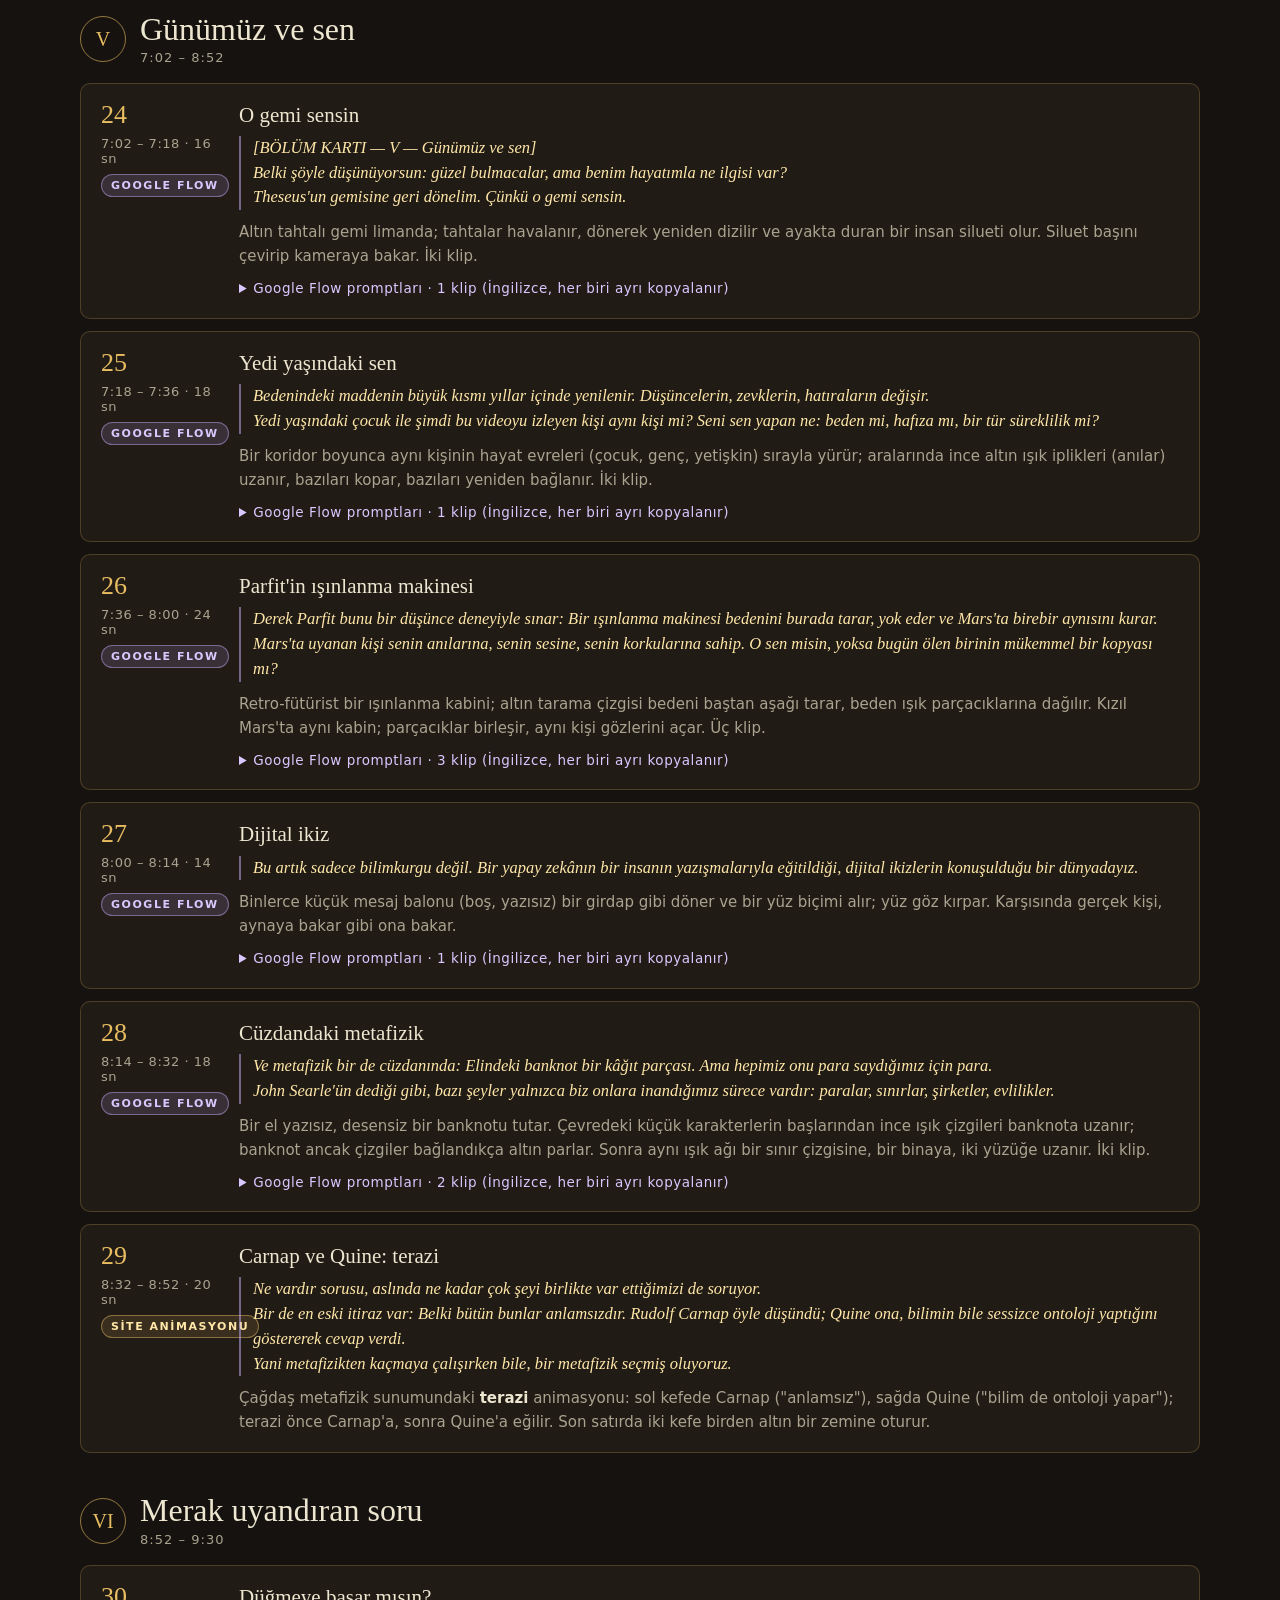
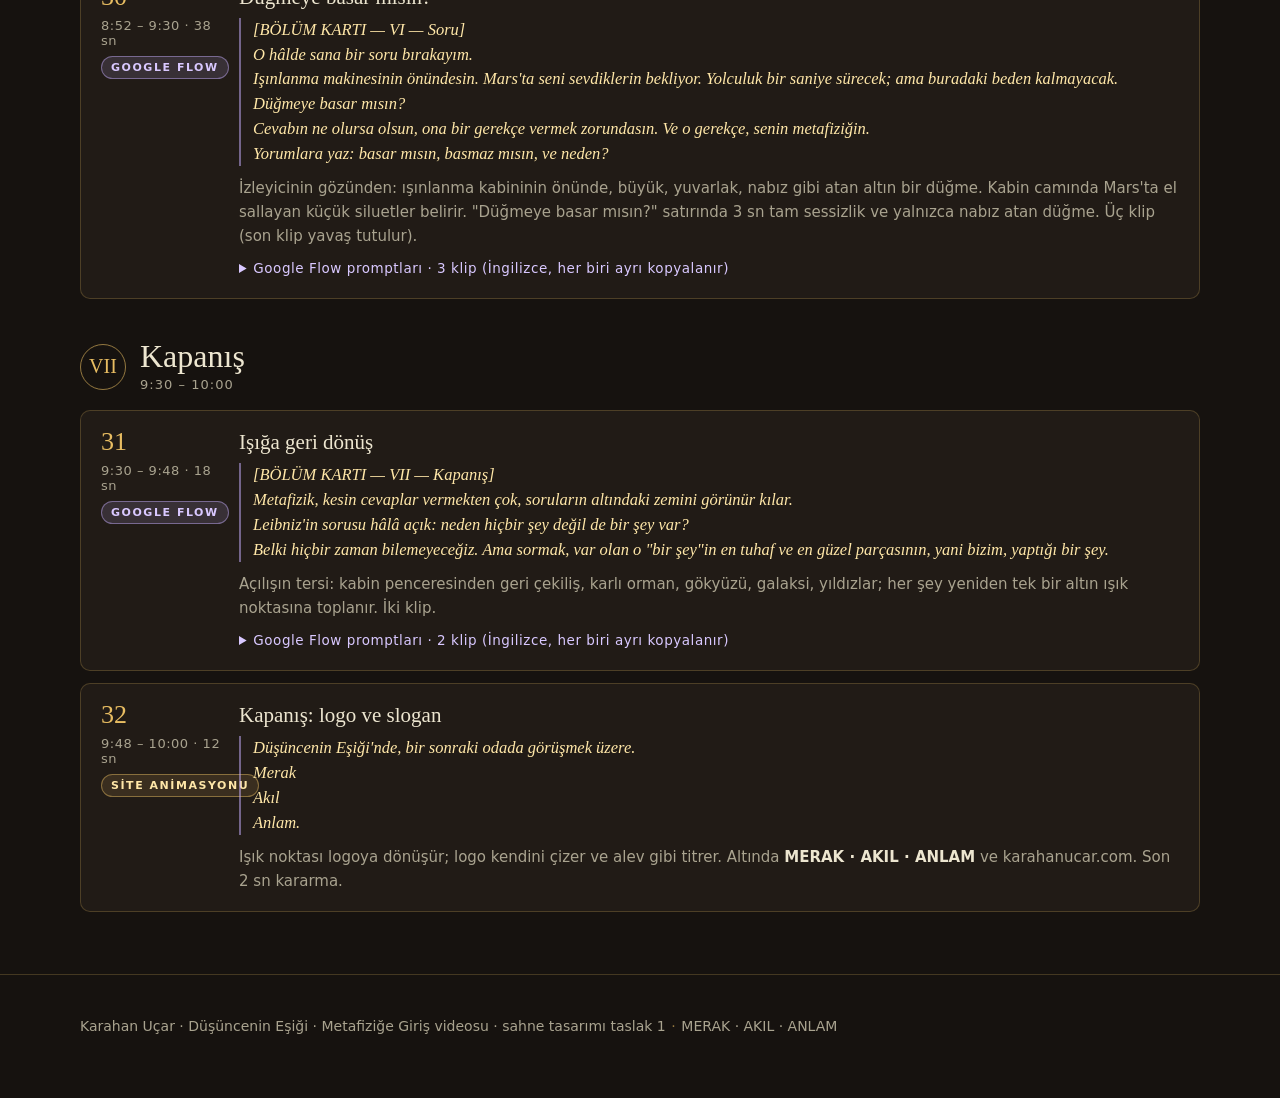
<file: video/metafizik-giris/02-sahne-tasarimi.html>
<!DOCTYPE html>
<html lang="tr">
<head>
<meta charset="UTF-8">
<meta name="viewport" content="width=device-width, initial-scale=1">
<title>Metafiziğe Giriş · Sahne Tasarımı</title>
<!-- Video senaryo kurgusu: altyazı canlı örneği, stil kılavuzu, 32 sahne (zaman, kaynak, altyazı, görsel, Google Flow promptu). Tek dosya, harici bağımlılık yok. -->
<style>
:root { --bg: #16120f; --bg-2: #211b16; --bg-3: #2a221b; --line: rgba(232,189,98,.22); --gold: #E8BD62; --gold-3: #FFE7A8; --ivory: #EDE6D0; --muted: #A9A38F; --mor: #C8B0FF;
  --serif: "Iowan Old Style", "Palatino Linotype", Palatino, Georgia, serif; --sans: system-ui, -apple-system, "Segoe UI", Roboto, sans-serif; }
* { box-sizing: border-box; margin: 0; padding: 0; }
body { background: var(--bg); color: var(--ivory); font: 16px/1.6 var(--sans); }
.wrap { width: min(1120px, 100% - 32px); margin-inline: auto; }
header { padding: 56px 0 28px; text-align: center; border-bottom: 1px solid var(--line); }
.ust { font: 600 12px/1 var(--sans); letter-spacing: .28em; text-transform: uppercase; color: var(--gold); }
h1 { font: 500 clamp(30px, 5vw, 50px)/1.1 var(--serif); margin: 14px 0 10px; }
h2 { font: 500 clamp(24px, 3.4vw, 32px)/1.2 var(--serif); margin: 0 0 14px; }
h3 { font: 500 21px/1.25 var(--serif); }
.alt { color: var(--muted); max-width: 720px; margin-inline: auto; }
.ayir { color: var(--gold); opacity: .6; margin-inline: .4em; }
section.blok { padding: 44px 0 10px; }
.blok > .wrap > p { color: var(--muted); max-width: 820px; margin-bottom: 14px; }
b { color: var(--ivory); }

/* ── CANLI ÖRNEK: 16:9 video karesi ── */
.kare { position: relative; aspect-ratio: 16 / 9; width: 100%; border-radius: 10px; overflow: hidden; border: 1px solid var(--line); box-shadow: 0 30px 70px rgba(0,0,0,.5); container-type: inline-size;
  background: radial-gradient(ellipse at 50% 42%, #1c1430, #0c0818 60%, #040208); }
.kare svg.fon { position: absolute; inset: 0; width: 100%; height: 100%; }
.don { transform-origin: 800px 420px; animation: don var(--s) linear infinite; } .ters { animation-direction: reverse; }
@keyframes don { to { transform: rotate(360deg); } }
.yildiz { animation: pir var(--t) ease-in-out infinite; animation-delay: var(--g); }
@keyframes pir { 0%, 100% { opacity: .25; } 50% { opacity: 1; } }
.dag { animation: suz 7s ease-in-out infinite alternate; } @keyframes suz { to { transform: translateY(-14px); } }
/* bölüm etiketi (sol üst) */
.v-bolum { position: absolute; left: 4.5%; top: 6%; font: 600 1.25cqw/1 var(--sans); letter-spacing: .28em; text-transform: uppercase; color: rgba(232,189,98,.85); display: flex; align-items: center; gap: .8em; opacity: 0; transition: opacity 1s; }
.v-bolum::before { content: ""; width: 2.4em; height: 1px; background: linear-gradient(90deg, transparent, var(--gold)); }
.v-bolum.gor { opacity: 1; }
/* altyazı: odalardaki alıntılar gibi */
.v-alt { position: absolute; left: 0; right: 0; bottom: 0; padding: 7% 6% 6.2%; background: linear-gradient(transparent, rgba(8,5,14,.55) 45%, rgba(8,5,14,.75)); }
.v-onceki { font: italic 500 2.25cqw/1.35 var(--serif); color: rgba(255,231,168,.42); min-height: 1.35em; transition: opacity .6s; max-width: 74%; }
.v-satir { font: italic 500 3.05cqw/1.32 var(--serif); color: #FFE7A8; min-height: 1.32em; max-width: 74%; text-shadow: 0 2px 14px rgba(0,0,0,.85); }
.v-satir i { display: inline-block; width: .12em; height: .9em; margin-inline-start: .12em; vertical-align: -.1em; background: var(--mor); animation: imlec 1s steps(1) infinite; }
@keyframes imlec { 50% { opacity: 0; } }
.harfi { display: inline-block; white-space: pre; }
/* alıntı kartı: özgün dil + çeviri + kaynak */
.v-alinti { position: absolute; inset: 0; display: grid; place-content: center; padding: 0 8%; text-align: center; opacity: 0; transition: opacity 1.2s; background: radial-gradient(ellipse 70% 60% at 50% 50%, rgba(6,4,12,.82), rgba(6,4,12,.55) 70%, rgba(6,4,12,.35)); }
.v-alinti.gor { opacity: 1; }
.v-al-ozgun { font: italic 500 4.4cqw/1.25 var(--serif); color: #FFE7A8; text-shadow: 0 0 30px rgba(232,189,98,.35); }
.v-al-ceviri { margin-top: .8cqw; font: 500 2.2cqw/1.4 var(--sans); color: var(--ivory); }
.v-al-kaynak { margin-top: .6cqw; font: 600 1.15cqw/1 var(--sans); letter-spacing: .24em; text-transform: uppercase; color: var(--gold); }
.v-al-cizgi { width: 22cqw; height: 1px; margin: 1.6cqw auto 0; background: linear-gradient(90deg, transparent, var(--gold), transparent); }
/* bölüm kartı: madalyon roma rakamı */
.v-kart { position: absolute; inset: 0; display: grid; place-content: center; justify-items: center; gap: 1.6cqw; opacity: 0; transition: opacity 1s; background: radial-gradient(ellipse at center, rgba(12,8,24,.4), rgba(4,2,8,.9)); }
.v-kart.gor { opacity: 1; }
.madalyon { position: relative; width: 11cqw; height: 11cqw; border-radius: 50%; display: grid; place-items: center; font: 500 5.4cqw/1 var(--serif); color: var(--gold); border: 2px solid rgba(232,189,98,.65); background: radial-gradient(circle at 35% 30%, rgba(255,226,160,.2), rgba(232,189,98,.05) 70%); }
.madalyon::after { content: ""; position: absolute; inset: -1cqw; border-radius: 50%; border: 2px dashed rgba(200,176,255,.45); animation: don 28s linear infinite; }
.madalyon::before { content: ""; position: absolute; inset: -1cqw; border-radius: 50%; background: radial-gradient(circle at 50% 0, #FFE7A8 0 .35cqw, rgba(255,226,160,.5) .5cqw, transparent .8cqw); animation: don 6.5s linear infinite; }
.v-kart-ad { font: 500 4cqw/1.1 var(--serif); color: var(--ivory); }
.v-kart-alt { font: 600 1.2cqw/1 var(--sans); letter-spacing: .28em; text-transform: uppercase; color: var(--mor); }
.kontrol { display: flex; flex-wrap: wrap; gap: 8px; margin-top: 14px; }
.kontrol button { font: 500 14px var(--sans); color: var(--ivory); background: var(--bg-2); border: 1px solid var(--line); border-radius: 999px; padding: 7px 16px; cursor: pointer; }
.kontrol button:hover { border-color: var(--gold); color: var(--gold-3); }
.notlar { display: grid; grid-template-columns: repeat(auto-fit, minmax(240px, 1fr)); gap: 14px; margin-top: 22px; }
.not { background: var(--bg-2); border: 1px solid var(--line); border-radius: 10px; padding: 16px 18px; font-size: 14.5px; color: var(--muted); }
.not h3 { font-size: 18px; color: var(--gold-3); margin-bottom: 6px; }

/* ── kaynak rozetleri ve akış ── */
.rozet { display: inline-block; font: 600 11px/1 var(--sans); letter-spacing: .14em; text-transform: uppercase; padding: 5px 9px; border-radius: 999px; white-space: nowrap; }
.r-flow { background: rgba(200,176,255,.14); color: #d9c8ff; border: 1px solid rgba(200,176,255,.45); }
.r-site { background: rgba(232,189,98,.12); color: var(--gold-3); border: 1px solid rgba(232,189,98,.45); }
.r-var { background: rgba(140,200,160,.12); color: #bfe6c8; border: 1px solid rgba(140,200,160,.4); }
.cubuk { display: flex; height: 26px; border-radius: 6px; overflow: hidden; border: 1px solid var(--line); margin: 10px 0 6px; }
.cubuk span { display: block; height: 100%; border-right: 1px solid rgba(0,0,0,.35); }
.cubuk .flow { background: linear-gradient(#8f74d9, #6a52b0); } .cubuk .site { background: linear-gradient(#e8bd62, #b88a2e); } .cubuk .var { background: linear-gradient(#7fbf93, #4f8a62); }
.olcek { display: flex; justify-content: space-between; font-size: 12px; color: var(--muted); }
.lejant { display: flex; gap: 14px; flex-wrap: wrap; font-size: 13px; color: var(--muted); margin-top: 8px; }
.lejant span::before { content: ""; display: inline-block; width: 10px; height: 10px; border-radius: 2px; margin-inline-end: 6px; vertical-align: -1px; background: var(--c); }

/* ── sahne kartları ── */
.bolum-bas { display: flex; align-items: center; gap: 14px; margin: 38px 0 14px; }
.bolum-bas .no { width: 46px; height: 46px; border-radius: 50%; display: grid; place-items: center; font: 500 20px var(--serif); color: var(--gold); border: 1px solid rgba(232,189,98,.6); flex: none; }
.bolum-bas h2 { margin: 0; } .bolum-bas small { display: block; font-size: 13px; color: var(--muted); letter-spacing: .08em; }
.sahne { display: grid; grid-template-columns: 120px 1fr; gap: 18px; padding: 18px 20px; border: 1px solid var(--line); border-radius: 10px; background: var(--bg-2); margin-bottom: 12px; }
.s-sol { display: flex; flex-direction: column; gap: 8px; align-items: flex-start; }
.s-no { font: 500 26px/1 var(--serif); color: var(--gold); }
.s-zaman { font: 500 13px var(--sans); color: var(--muted); letter-spacing: .04em; }
.s-ad { margin-bottom: 6px; }
.s-alt { font: italic 500 16.5px/1.5 var(--serif); color: var(--gold-3); border-left: 2px solid rgba(200,176,255,.5); padding-left: 12px; margin: 8px 0 10px; }
.s-alt q { quotes: none; }
.s-gorsel { color: var(--muted); font-size: 15px; }
.s-gorsel b { color: var(--ivory); font-weight: 600; }
details { margin-top: 10px; }
summary { cursor: pointer; font-size: 13.5px; color: #d9c8ff; letter-spacing: .04em; }
summary:hover { color: #fff; }
.prompt { position: relative; margin-top: 8px; padding: 36px 14px 12px; background: #120e0b; border: 1px solid rgba(200,176,255,.25); border-radius: 8px; font: 13px/1.55 ui-monospace, SFMono-Regular, Menlo, Consolas, monospace; color: #ddd3f0; white-space: pre-wrap; word-break: break-word; }
.prompt-ad { position: absolute; left: 14px; top: 10px; font: 600 11px var(--sans); letter-spacing: .14em; text-transform: uppercase; color: #d9c8ff; }
.kopya { position: absolute; right: 8px; top: 8px; font: 600 11px var(--sans); color: var(--gold-3); background: var(--bg-3); border: 1px solid var(--line); border-radius: 6px; padding: 4px 8px; cursor: pointer; }
.stil { white-space: pre-wrap; }
footer { padding: 40px 0 60px; color: var(--muted); font-size: 14px; border-top: 1px solid var(--line); margin-top: 40px; }
@media (max-width: 640px) { .sahne { grid-template-columns: 1fr; gap: 8px; } .s-sol { flex-direction: row; align-items: center; flex-wrap: wrap; } }
@media (prefers-reduced-motion: reduce) { *, *::before, *::after { animation: none !important; transition: none !important; } }
</style>
</head>
<body>
<header>
  <div class="wrap">
    <p class="ust">Video · sahne ve animasyon tasarımı · onay taslağı</p>
    <h1>Neden Hiçbir Şey Değil de Bir Şey Var?</h1>
    <p class="alt">Metafiziğe giriş · 10 dakika · seslendirme yok, sahne sahne altyazı · 32 sahne<span class="ayir">·</span>Google Flow + sitenin animasyonları + kabin videosu</p>
  </div>
</header>

<section class="blok">
  <div class="wrap">
    <h2>1 · Altyazı görünümü (canlı örnek)</h2>
    <p>Altyazı, odalardaki alıntıların diliyle yazılır: italik serif, açık altın, harf harf belirir, ucunda mor bir imleç yanar. Yeni satır gelince önceki satır yukarı kayıp söner;
      bir paragraf bitince satır <b>yanıp kül olur</b>. Özgün dildeki alıntılar ortada büyük bir <b>alıntı kartı</b> olarak gelir; bölüm geçişlerinde dönen yörüngeli <b>madalyon kartı</b> çıkar.
      Sol üstte küçük bir bölüm etiketi izleyiciye nerede olduğunu söyler.</p>
    <div class="kare" id="kare">
      <svg class="fon" viewBox="0 0 1600 900" preserveAspectRatio="xMidYMid slice" aria-hidden="true">
        <defs>
          <radialGradient id="n1"><stop offset="0" stop-color="#7a4aff" stop-opacity=".18"/><stop offset="1" stop-color="#7a4aff" stop-opacity="0"/></radialGradient>
          <linearGradient id="altin" x1="0" x2="1" y1="0" y2="1"><stop offset="0" stop-color="#fff0b0"/><stop offset=".5" stop-color="#e8b840"/><stop offset="1" stop-color="#8a6a18"/></linearGradient>
          <radialGradient id="hale"><stop offset="0" stop-color="#ffd870" stop-opacity=".28"/><stop offset="1" stop-color="#ffd870" stop-opacity="0"/></radialGradient>
        </defs>
        <circle cx="1120" cy="300" r="520" fill="url(#n1)"/>
        <g id="yildizlar"></g>
        <g opacity=".4"><g class="don" style="--s:90s"><ellipse cx="800" cy="420" rx="300" ry="96" fill="none" stroke="#c8b0ff" stroke-dasharray="3 9"/></g><g class="don ters" style="--s:130s"><ellipse cx="800" cy="420" rx="420" ry="134" fill="none" stroke="#c8b0ff" stroke-dasharray="3 9"/></g></g>
        <g class="dag"><g transform="translate(330 470)"><circle cy="-50" r="170" fill="url(#hale)"/><ellipse rx="150" ry="22" fill="#4a3a2a"/><path d="M-110 -6L-40 -120L0 -70L40 -150L110 -6Z" fill="url(#altin)"/><path d="M40 -150L60 -110L20 -90Z" fill="#fff4c8" opacity=".8"/></g></g>
        <g transform="translate(1180 330)"><path id="kup" fill="none" stroke="#f0dca0" stroke-width="2" stroke-linejoin="round"/></g>
      </svg>
      <div class="v-bolum" id="vBolum">IV · Bulmaca 3 · Altın dağ</div>
      <div class="v-alinti" id="vAlinti"><p class="v-al-ozgun"></p><p class="v-al-ceviri"></p><p class="v-al-kaynak"></p><div class="v-al-cizgi"></div></div>
      <div class="v-kart" id="vKart"><div class="madalyon">IV</div><p class="v-kart-ad">Dört bulmaca</p><p class="v-kart-alt">Argümanlar · 2:50</p></div>
      <div class="v-alt"><p class="v-onceki" id="vOnceki"></p><p class="v-satir" id="vSatir"></p></div>
    </div>
    <div class="kontrol"><button data-git="0">Bölüm kartı</button><button data-git="1">Altyazı satırları</button><button data-git="2">Paragraf sonu: kül</button><button data-git="3">Alıntı kartı</button></div>
    <div class="notlar">
      <div class="not"><h3>Okunabilirlik</h3>Altyazının boyu, 1080p'de yaklaşık 40 px. Bir satır en çok iki satıra kırılır ve 3,5–5 sn ekranda kalır. Altında ince, koyu bir eğim var; Flow kliplerinin parlak yerlerinde bile okunur.</div>
      <div class="not"><h3>Ritim</h3>990 kelime 10 dakikaya yayılıyor, yani dakikada yaklaşık 100 kelime. Harfler saniyede yaklaşık 35 karakter hızla yazılıyor. Paragraf aralarında 1–2 sn boş, nefes alan görüntü bırakılıyor.</div>
      <div class="not"><h3>Ses</h3>Yapay ses yok. Flow kliplerinin kendi ortam sesleri (ateş, rüzgâr, deniz, kıvılcım) ve sakin bir müzik zemini kullanılıyor. Promptlarda konuşma, yazı ve logo açıkça yasaklandı.</div>
    </div>
  </div>
</section>

<section class="blok">
  <div class="wrap">
    <h2>2 · Görsel dil ve üretim</h2>
    <p><b>Kurzgesagt × metafizik odası.</b> Düz, geometrik, yumuşak geçişli vektör çizimler. Gece mor boşluğu (#0c0818 → #1c1430), mor vurgu #C8B0FF, sıcak altın #E8BD62/#FFE7A8.
      Işık hep bir kaynaktan gelir ve hafifçe nefes alır. Kamera yavaş: süzülme, ağır yaklaşma, ama ani hareket yok. Filozoflar şirin, büyük başlı, sade yüzlü Kurzgesagt karakterleri gibi.</p>
    <div class="cubuk" id="cubuk"></div>
    <div class="olcek"><span>0:00</span><span>2:30</span><span>5:00</span><span>7:30</span><span>10:00</span></div>
    <div class="lejant"><span style="--c:#8f74d9">Google Flow klibi</span><span style="--c:#e8bd62">Sitenin animasyonu (ben hazırlarım)</span><span style="--c:#7fbf93">Mevcut video (kabin)</span></div>
    <div class="notlar">
      <div class="not"><h3>Google Flow · 34 klip</h3>34 × 8 sn = 4:32 görüntü; Flow sahneleri toplam 6:12. Aradaki fark, klipleri hafifçe yavaşlatarak (0,8×), uzun tutarak ve Flow'daki <i>uzatma</i> özelliğiyle kapanır. Her promptun başında aynı <b>stil kılavuzu</b> var; Flow'daki hazır karakterlerin ve sahnelerin varsa, onları referans olarak eklersin.</div>
      <div class="not"><h3>Sitenin animasyonları · 11 sahne</h3>Metafizik odası, kendini çizen logo, adım adım okuma çizimleri, harita, terazi, kül olan alıntılar. Bunları kodla kurup kare kare videoya çeviririm; renkleri ve hızları Flow klipleriyle eşleşir.</div>
      <div class="not"><h3>Montaj</h3>Klipler + site animasyonları + altyazı katmanı + müzik. Montajı ffmpeg ile ben yaparım. Sen Flow çıktılarını yüklersin; sonunda 1080p MP4 ve ayrı bir .srt altyazı dosyası teslim ederim.</div>
    </div>
    <details open><summary>Stil kılavuzu (her Flow promptunun başına eklenir)</summary>
      <div class="prompt stil" id="stil"></div></details>
  </div>
</section>

<section class="blok">
  <div class="wrap">
    <h2>3 · Sahneler</h2>
    <p>Her sahnede: zaman · kaynak · o sahnede akan altyazı · görsel ve hareket · Flow sahnelerinde kopyalanabilir İngilizce prompt (stil kılavuzu otomatik eklenir).</p>
    <div id="sahneler"></div>
  </div>
</section>

<footer><div class="wrap">Karahan Uçar · Düşüncenin Eşiği · Metafiziğe Giriş videosu · sahne tasarımı taslak 1<span class="ayir">·</span>MERAK · AKIL · ANLAM</div></footer>

<script>
var STIL = "STYLE: Flat 2D vector animation in the style of Kurzgesagt: clean geometric shapes, soft gradients, subtle grain texture, gentle glow and rim light, rounded friendly characters with big heads and simple faces. Palette: deep night indigo-violet void (#0c0818 to #1c1430), violet accent #C8B0FF, warm gold #E8BD62 and pale gold #FFE7A8, ivory highlights; light always comes from one glowing source and softly breathes. Calm, wondrous, cozy mood. Slow smooth camera, no cuts, 16:9. Absolutely no text, letters, numbers, subtitles, logos or watermarks in the image. No dialogue or speech; only soft ambient sound.";

/* [bölüm, no, başlangıç, bitiş, kaynak (flow/site/var), ad, altyazı, görsel, prompt(flow)] */
var B = {
  I: ["Hook", "0:00 – 0:42"], II: ["Tanıtım", "0:42 – 1:32"], III: ["Bağlam: Metafizik nedir?", "1:32 – 2:52"], IV: ["Dört bulmaca", "2:52 – 7:02"],
  V: ["Günümüz ve sen", "7:02 – 8:52"], VI: ["Merak uyandıran soru", "8:52 – 9:30"], VII: ["Kapanış", "9:30 – 10:00"] };
var S = [
 ["I", 1, 0, 8, "flow", "Hiçlikte tek bir ışık", "Hiçbir şey olmayabilirdi.",
  "Tam karanlık. Ortada çok küçük, altın bir ışık noktası belirir, titrer ve nefes alır. Ses: derin bir sessizlik, sonra çok hafif bir çınlama.",
  "Total darkness. In the exact center a tiny warm golden point of light slowly ignites, flickers and breathes, faint violet haze appears around it. Static camera, extremely slow push-in."],
 ["I", 2, 8, 22, "flow", "Işıktan evrene, evrenden kabine", "Ne yıldızlar, ne bu oda, ne bu cümle, ne de onu dinleyen sen. · Sadece… hiçbir şey. Işık yok, zaman yok, soru soracak kimse yok. · Ama bir şey var. Hem de çok şey.",
  "Işık noktası patlamadan, yumuşakça açılır: yıldızlar, mor bulutsular, dönen bir galaksi. Kamera dalarak karlı bir ormana, oradan da ışığı yanan tek bir kabin penceresine iner. İki klip: (a) evrenin doğuşu, (b) ormana ve pencereye iniş.",
  "(a) The single golden point gently blooms into a universe: stars appear one by one, violet nebulae unfold, a spiral galaxy slowly turns. Camera drifts forward through the stars.\n(b) Continuous descent from the starry sky into a snowy pine forest at night under a full moon, toward one small wooden cabin with a warmly lit window; snow falls softly. Slow aerial glide ending close to the glowing window."],
 ["I", 3, 22, 34, "flow", "Leibniz ve soru (1714)", "1714'te Gottfried Leibniz bu durumu en sade hâliyle sordu. · [ALINTI KARTI] « Pourquoi il y a plutôt quelque chose que rien ? » · Neden hiçbir şey değil de bir şey var?",
  "Mum ışığında bir çalışma odası; büyük peruklu, şirin bir Leibniz tüy kalemle yazıyor, sonra başını kaldırıp pencereden yıldızlara bakıyor. Üstüne <b>alıntı kartı</b> biner (Fransızca özgün + çeviri + \"Leibniz · Doğanın ve Lütfun İlkeleri, 1714\").",
  "A cozy 18th-century study at night lit by a single candle. A cute flat cartoon Gottfried Leibniz with a huge curly baroque wig writes with a quill on parchment, pauses, then slowly lifts his head and looks out of the window at the starry sky with wonder. Candle flame flickers, dust motes float in the light."],
 ["I", 4, 34, 42, "site", "Başlık: kendini çizen logo", "Üç yüz yıl geçti. Hâlâ herkesin kabul ettiği bir cevap yok. · Bu videoda o soruya, ve onun açtığı kapıdan girilen bütün o tuhaf odalara bakacağız.",
  "Mor boşlukta logo kendini çizer (sol hilal · sağ hilal · gövde · en son taban). Altında başlık harf aralığı açılarak belirir: <b>Neden Hiçbir Şey Değil de Bir Şey Var?</b> · üstte küçük etiket \"Metafiziğe giriş\". Kor çizgi soldan sağa süzülür.", ""],
 ["II", 5, 42, 60, "var", "Kabin: Düşüncenin Eşiği", "Merhaba, ben Karahan. · Burası Düşüncenin Eşiği: karlı bir gecede, ormanın içinde bir kütüphane.",
  "Sitedeki kabin animasyonu (Seedance, son sürüm): maskot okuyor, şömine titriyor, gramofondan notalar çıkıyor, kar yağıyor. 8 sn'lik video dikişsiz döngüyle iki kez döner; kamera CSS ile çok yavaş yaklaşır.", ""],
 ["II", 6, 60, 78, "site", "Metafizik odasının kapısı", "Bu kütüphanenin en garip odası, metafizik odası. Orada hiçbir şey yere düşmez. · Kusursuz cisimler havada döner, var olmayan bir altın dağ asılı durur, bir kare yuvarlak olmaya çalışır.",
  "Sitedeki metafizik odasının canlı kaydı: dönen beş Platon cismi, havada salınan altın dağ, köşeleri yuvarlaklaşıp sivrilen kare, çarpışan bilardo topları. Kamera yavaşça içeri süzülür; parıldayan nesneler sırayla yanar.", ""],
 ["II", 7, 78, 92, "site", "Yolculuğun haritası", "Bugün o odaya birlikte gireceğiz. · Önce metafiziğin ne olduğunu, sonra onu iki bin beş yüz yıldır uykusuz bırakan dört bulmacayı göreceğiz. · Metafizik, uzak bir göğün değil, tam da senin hakkında.",
  "Sitenin harita bileşeni: parşömen üzerinde kesik çizgili yol çizilir; dört mühür durak sırayla yanar: <b>gemi · gül · altın dağ · kum saati</b>; sonunda beşinci durakta küçük bir insan silueti (\"sen\"). Yolcu ışık duraktan durağa yürür.", ""],
 ["III", 8, 92, 116, "flow", "Rodos'ta bir kütüphane", "Önce adından başlayalım. \"Metafizik\" kelimesi bir felsefecinin değil, bir kütüphanecinin icadı olabilir. · Geleneğe göre Aristoteles'in yazılarını düzenleyen Rodoslu Andronikos, doğa üzerine kitapların arkasına koyduğu metinlere bir ad verir: ta meta ta physika, yani \"fizikten sonrakiler\". · Raftaki bir yer bilgisi, zamanla bir anlam kazanır: fiziğin ötesindekiler.",
  "Antik bir kütüphane, yağ kandilleri, raflarda tomarlar. Sevimli bir kütüphaneci (Andronikos) bir tomarı, üzerinde fizik kitaplarının durduğu rafın hemen arkasına yerleştirir; tomar mor bir ışıkla parlar ve raf sonsuz bir yıldız boşluğuna açılır. Üç klip.",
  "(a) An ancient Greek library at night lit by oil lamps, wooden shelves full of papyrus scrolls in round holders, a marble column, warm golden light. Slow dolly along the shelves.\n(b) A cute flat cartoon ancient librarian in a simple chiton carefully places one scroll on the shelf right behind a row of other scrolls, then steps back, satisfied.\n(c) The placed scroll begins to glow soft violet; the back of the shelf dissolves into an infinite starry violet void that opens behind it. Slow push-in."],
 ["III", 9, 116, 134, "flow", "Aristoteles: varlık olarak varlık", "Aristoteles'in kendisi bu alanı daha cesur tanımlar: \"varlık olarak varlığı\" inceleyen bilim. · [ALINTI KARTI] « ἔστιν ἐπιστήμη τις ἣ θεωρεῖ τὸ ὂν ᾗ ὄν » · Metafizik Γ 1, 1003a21",
  "Şirin, sakallı bir Aristoteles bir sütunlu avluda yürür (peripatetik), elinde bir taş, bir yaprak ve bir yıldızı sırayla havaya kaldırır; üçü de aynı altın halkayla çevrelenir: hepsi \"var\". İki klip.",
  "A cute flat cartoon Aristotle with a short beard and a simple robe walks slowly through a sunlit colonnade at dusk. He holds up a small stone, then a green leaf, then a tiny glowing star; each object, as he holds it, gets surrounded by the same thin glowing golden ring. Gentle tracking shot."],
 ["III", 10, 134, 172, "site", "Katmanlar: fizik, kimya, biyoloji… ve altında", "Fizik, şeylerin nasıl hareket ettiğini sorar. Kimya, neyden yapıldıklarını. Biyoloji, nasıl yaşadıklarını. · Metafizik ise hepsinden önce gelen soruyu sorar: var olmak ne demek? Ve tam olarak ne vardır? · Sayılar var mı? Zaman akıyor mu? Sen, dün yatağa giren kişiyle aynı kişi misin? · Bunlar laboratuvarda ölçülemez. Ama her ölçüm, sessizce bunlara bir cevap vermiş olarak başlar.",
  "<b>Adım adım okuma</b> çizimi (Tegmark sayfasındaki gibi katman katman yanan SVG): iç içe halkalar: <b>biyoloji</b> (yaprak) → <b>kimya</b> (molekül) → <b>fizik</b> (yörünge) dışta; altta, hepsini taşıyan mor bir zemin: <b>metafizik</b>. Sorular (sayı, kum saati, ayna) zeminden kabarcık gibi yükselir. En sonda bir ölçü cetvelinin altından ince bir kök zemine iner.", ""],
 ["IV", 11, 172, 196, "flow", "Bulmaca 1: Theseus'un gemisi", "[BÖLÜM KARTI — IV — Dört bulmaca] · Plutarkhos bir gemiden söz eder. Kahraman Theseus'un gemisi Atina limanında yüzyıllarca korunur. · Çürüyen her tahta, yenisiyle değiştirilir. Bir gün eski tahtaların hiçbiri kalmaz. · Bu hâlâ Theseus'un gemisi mi?",
  "Antik Atina limanı, gün batımından geceye. Ahşap bir kadırga; tahtalar tek tek sökülüp yenisiyle değiştirilir; eski tahtalar koyu, yeniler parlak altın. Zaman hızlanır (gölgeler kayar, mevsimler değişir) ve sonunda bütün gemi altın tahtalardan oluşur. Üç klip.",
  "(a) An ancient Athenian harbor at golden hour, a small wooden Greek galley with a single sail moored at a stone pier, calm water reflecting the light. Slow pan.\n(b) Time-lapse: weathered dark planks of the galley are removed one by one by little workers and replaced with new planks that glow warm gold; shadows sweep, seasons pass, snow then sun.\n(c) The whole galley now made entirely of glowing golden planks rests at the pier under the stars. Slow orbit around the ship."],
 ["IV", 12, 196, 214, "flow", "Hobbes'un ikinci gemisi", "On yedinci yüzyılda Thomas Hobbes soruyu daha da zorlaştırır: Ya biri sökülen bütün eski tahtaları toplayıp bir gemi daha yaparsa? · Şimdi limanda iki gemi var. Hangisi Theseus'unki?",
  "Bir depoda biriken eski koyu tahtalardan ikinci bir gemi yapılır. Son karede iki gemi yan yana: biri altın, biri koyu ahşap; aralarında havada mor bir soru işareti biçiminde dönen ışık. İki klip.",
  "(a) In a dim old warehouse a pile of dark weathered planks; little cartoon shipwrights assemble them back into a complete old galley.\n(b) Wide shot of the harbor at night: two identical galleys side by side, one made of glowing golden planks, the other of dark old planks; between them a soft violet light hovers and slowly rotates. Static camera."],
 ["IV", 13, 214, 238, "site", "Üç cevap", "Bir cevap: süreklilik önemlidir; tahta tahta değişen gemi aynı gemidir. · Başka bir cevap: aslolan parçalardır; eski tahtalardan yapılan gemi asıl gemidir. · Üçüncü, daha cüretkâr bir cevap: nesneler zamanda uzanan solucanlar gibidir. · Ve dikkat: bu soru sadece gemiler için sorulmuyor.",
  "Üç kart sırayla açılır (sunumlardaki hareketli simgeli kartlar): <b>Süreklilik</b> (zincir halinde değişen tahtalar), <b>Parçalar</b> (tahtalar mıknatıs gibi eski gemiye döner), <b>Zaman solucanı</b> (zaman çizgisi boyunca uzanan mor solucan, üzerinde sırayla yanan dilimler). Son satırda kartlar kararır, ortada küçük bir insan silueti belirir.", ""],
 ["IV", 14, 238, 256, "flow", "Bulmaca 2: İki kırmızı gül", "Önünde iki kırmızı gül var. İki ayrı çiçek. Ama ortak bir şeyleri var: ikisi de kırmızı. · Peki bu ortak şey, bu \"kırmızılık\", nerede?",
  "Koyu bir masada iki kırmızı gül. Her ikisinden de ince kırmızı bir ışık şeridi yükselir, yukarıda tek bir kırmızı ışık küresinde birleşir. Kamera yukarı, yıldızlı bir \"formlar göğüne\" doğru kalkar. İki klip.",
  "(a) Two red roses side by side in small glass vases on a dark wooden table, softly lit from one side. Very slow push-in.\n(b) From each rose a thin ribbon of red light rises and both ribbons merge above into one calm glowing red sphere that floats upward into a starry violet sky full of floating perfect geometric shapes. Camera tilts up following it."],
 ["IV", 15, 256, 278, "site", "Platon · Aristoteles · Ockham", "Platon'a göre zamanın ve mekânın dışında, değişmeyen formlar âlemindedir. Güller ona katılır, sonra solar; kırmızılığın kendisi ise solmaz. · Aristoteles itiraz eder: kırmızılık vardır ama yalnızca kırmızı şeylerin içinde. · Ortaçağda Ockham'lı William daha keskin bir bıçak çeker: yalnızca tek tek şeyler vardır; \"kırmızılık\" bizim onları toplamak için kullandığımız bir addır.",
  "Üç sütunlu adım adım çizim. <b>Platon</b>: kırmızı küre gülün üstünde, ayrı bir katta; gül solar, küre parlamaya devam eder. <b>Aristoteles</b>: küre gülün içine iner, onunla birlikte nefes alır. <b>Ockham</b>: bir usturanın ışık çizgisi küreyi keser; geriye yalnızca iki tekil gül ve aralarında asılı bir ad etiketi kalır.", ""],
 ["IV", 16, 278, 298, "flow", "\"Üç\"ü kim gördü?", "Bu, kuru bir kelime kavgası değil. Sayılar da tümel gibidir: hiç kimse \"üç\"ü görmedi, ama bütün fizik onunla yazılır. · Matematik keşfedilir mi, icat mı edilir? İşte aynı soru, başka bir kıyafetle.",
  "Üç elma, üç yıldız, üç kuş art arda; her üçlü aynı üç altın ışık noktasına dönüşür; noktalar bir üçgen kurar ve üçgen bir gezegenin yörüngesine, oradan da dönen bir galaksinin kollarına karışır. İki klip.",
  "(a) Three red apples on a table, then three stars in the sky, then three small birds on a branch; each group of three transforms into the same three tiny glowing golden dots. Smooth morphing transitions.\n(b) The three golden dots connect into a glowing triangle that rotates and expands into the orbit of a planet around a star, which then pulls out to reveal a slowly turning spiral galaxy. Slow pull-back."],
 ["IV", 17, 298, 314, "flow", "Bulmaca 3: Altın dağ", "Şimdi altın bir dağ düşün. Düşünebildin, değil mi? Parlıyor bile. · Ama altın dağ yok. O hâlde düşüncen neyle ilgiliydi?",
  "Gözleri kapalı şirin bir karakterin başının üstünde bir düşünce balonu; içinde altın bir dağ parlar. Balon \"pof\" diye söner, altın dağ ise havada asılı kalır ve sitedeki metafizik odasının altın dağına (salınan, haleli) bağlanır.",
  "A cute flat cartoon person sitting cross-legged with eyes closed in a dark violet void; above their head a soft round thought bubble appears containing a small shining mountain made of pure gold, sparkling. The bubble gently pops into sparkles, but the golden mountain remains floating alone in the void. Static camera."],
 ["IV", 18, 314, 330, "flow", "Meinong'un ormanı", "Alexius Meinong'a göre altın dağ bir nesnedir; yalnızca var olmayan bir nesne. Hatta yuvarlak kare bile, var olmasa da, bir nesnedir.",
  "Yarı saydam, soluk bir ormanda var olmayan nesneler dolaşır: altın dağ, köşeleri bir yuvarlaklaşıp bir sivrilen bir kare, bir tekboynuz, uçan bir at. Hepsi hayalet gibi yarı saydam. Kamera aralarında süzülür. İki klip.",
  "A whimsical translucent forest in a violet void where ghostly, semi-transparent impossible objects drift calmly: a small golden mountain, a square whose corners keep softening into a circle and sharpening back, a unicorn, a winged horse; all are pale and see-through like gentle ghosts. Camera glides slowly between them."],
 ["IV", 19, 330, 346, "site", "Russell'ın makası", "1905'te Bertrand Russell bu kalabalıktan rahatsız olur. · Ona göre \"altın dağ\" bir şeyin adı değil, gizli bir cümledir: \"Hem altın hem dağ olan bir şey vardır.\" Ve bu cümle yanlıştır. Hepsi bu.",
  "Tipografik animasyon: \"altın dağ\" sözcükleri ortada; ince bir çizgi onları açar ve içinden mantık formülü çıkar: <b>∃x (Altın(x) ∧ Dağ(x))</b>. Formülün yanında küçük bir terazi \"yanlış\" tarafına iner; hayalet nesneler tek tek kül olup dökülür.", ""],
 ["IV", 20, 346, 358, "site", "Quine: Ne vardır?", "Kırk üç yıl sonra W. V. Quine meseleyi bir soruya indirir. · [ALINTI KARTI] « What is there? … Everything. » · Kimse buna itiraz etmez. Tartışma, \"her şey\"in içinde nelerin olduğu üzerinedir.",
  "Odalardaki gibi büyük alıntı kartı: İngilizce özgün harf harf yazılır, altında çeviri ve \"Quine · On What There Is, 1948\". Son cümleyle kart yanıp kül olur.", ""],
 ["IV", 21, 358, 374, "flow", "Bulmaca 4: Zamanın nehri", "Son bulmaca, en yakınımızdakisi: zaman. · Bize zaman akıyormuş gibi gelir. Gelecek gelir, şimdi olur, geçmişe kayar.",
  "Gece göğünde altın ışıktan bir nehir akar; içinde küçük anlar (bir doğum günü pastası, bir tren, bir yaprak) yüzer, kameranın önünden geçip geride kaybolur. İki klip.",
  "A river made of flowing golden light winds through a starry violet night landscape. Small glowing moments float along the current: a birthday cake with candles, a tiny train, a falling autumn leaf, a paper boat; they drift toward the camera, pass by and fade behind. Slow low-angle tracking shot along the river."],
 ["IV", 22, 374, 400, "site", "Şimdicilik ve blok evren", "1908'de J. M. E. McTaggart iki tür zaman dili ayırır. Birincisi geçmiş, şimdi ve gelecekle konuşur. İkincisi yalnızca \"önce\" ve \"sonra\" der. · Şimdicilere göre yalnızca şimdi vardır: geçmiş artık yoktur, gelecek henüz yoktur. · Blok evren görüşüne göre ise geçmiş, şimdi ve gelecek eşit derecede gerçektir; zaman, bütün hâlinde duran bir manzaradır. · Einstein'ın görelilik kuramı, eşzamanlılığı gözlemciye bağlayarak bu ikinci görüşe destek verir gibi görünür.",
  "İki yarım ekran (sunumdaki karşıtlık slaytı gibi, ortada salınan terazi): solda <b>şimdicilik</b> (karanlıkta yalnızca ilerleyen tek bir parlak dilim), sağda <b>blok evren</b> (bütün dilimleri aynı anda yanan, ekmek somunu gibi mor bir blok). Einstein satırında blok hafifçe eğilir; farklı açılardan kesilen dilimler gösterilir.", ""],
 ["IV", 23, 400, 422, "flow", "Hâlâ orada duran bir yaz günü", "Eğer haklıysa, çocukluğunun bir yaz günü hâlâ orada, zamanın haritasında bir yerde duruyor. · [ALINTI KARTI] « Si nemo ex me quaerat, scio; si quaerenti explicare velim, nescio. » · Kimse sormazsa bilirim. Soran birine açıklamak istersem, bilmem. — Augustinus, İtiraflar XI, 14",
  "Kamera devasa, yarı saydam bir zaman bloğunun içinde süzülür; dilimlerden birinde güneşli bir yaz günü: bir çocuk uçurtma uçuruyor. Dilim sıcak ışıkla parlar, diğerleri soluk mor. İki klip.",
  "Inside a vast translucent violet crystal block made of thin stacked glass slices, the camera glides slowly along. In one slice a sunny summer afternoon is preserved and gently alive: a small child flying a red kite on a green hill, warm golden light. The other slices are pale and quiet. Dreamy, nostalgic."],
 ["V", 24, 422, 438, "flow", "O gemi sensin", "[BÖLÜM KARTI — V — Günümüz ve sen] · Belki şöyle düşünüyorsun: güzel bulmacalar, ama benim hayatımla ne ilgisi var? · Theseus'un gemisine geri dönelim. Çünkü o gemi sensin.",
  "Altın tahtalı gemi limanda; tahtalar havalanır, dönerek yeniden dizilir ve ayakta duran bir insan silueti olur. Siluet başını çevirip kameraya bakar. İki klip.",
  "The golden-planked Greek galley at night; its planks gently lift into the air one by one, swirl slowly and reassemble into the standing silhouette of a person made of glowing golden planks, who then turns their head toward the camera. Slow push-in."],
 ["V", 25, 438, 456, "flow", "Yedi yaşındaki sen", "Bedenindeki maddenin büyük kısmı yıllar içinde yenilenir. Düşüncelerin, zevklerin, hatıraların değişir. · Yedi yaşındaki çocuk ile şimdi bu videoyu izleyen kişi aynı kişi mi? Seni sen yapan ne: beden mi, hafıza mı, bir tür süreklilik mi?",
  "Bir koridor boyunca aynı kişinin hayat evreleri (çocuk, genç, yetişkin) sırayla yürür; aralarında ince altın ışık iplikleri (anılar) uzanır, bazıları kopar, bazıları yeniden bağlanır. İki klip.",
  "A long softly lit corridor in a violet void; the same cute flat character appears at different ages walking in a row: a child of seven, a teenager, an adult. Thin threads of golden light connect their heads; some threads fade and break, new ones appear. Slow lateral tracking shot."],
 ["V", 26, 456, 480, "flow", "Parfit'in ışınlanma makinesi", "Derek Parfit bunu bir düşünce deneyiyle sınar: Bir ışınlanma makinesi bedenini burada tarar, yok eder ve Mars'ta birebir aynısını kurar. · Mars'ta uyanan kişi senin anılarına, senin sesine, senin korkularına sahip. O sen misin, yoksa bugün ölen birinin mükemmel bir kopyası mı?",
  "Retro-fütürist bir ışınlanma kabini; altın tarama çizgisi bedeni baştan aşağı tarar, beden ışık parçacıklarına dağılır. Kızıl Mars'ta aynı kabin; parçacıklar birleşir, aynı kişi gözlerini açar. Üç klip.",
  "(a) A retro-futuristic teleportation booth in a clean lab, a cute flat character steps inside; a horizontal golden scanning line slowly passes from head to toe.\n(b) The character dissolves into thousands of small glowing particles that stream upward and vanish.\n(c) On a red Martian plain under a dusky sky an identical booth; particles stream in and assemble into the same character, who opens their eyes and looks at their own hands. Slow push-in."],
 ["V", 27, 480, 494, "flow", "Dijital ikiz", "Bu artık sadece bilimkurgu değil. Bir yapay zekânın bir insanın yazışmalarıyla eğitildiği, dijital ikizlerin konuşulduğu bir dünyadayız.",
  "Binlerce küçük mesaj balonu (boş, yazısız) bir girdap gibi döner ve bir yüz biçimi alır; yüz göz kırpar. Karşısında gerçek kişi, aynaya bakar gibi ona bakar.",
  "Thousands of small blank glowing chat bubbles swirl in a violet void like a flock of birds and gradually assemble into the shape of a human face made of bubbles, which slowly blinks. Opposite it, a cute flat character looks at the bubble-face as if looking into a mirror. Static camera, slow swirl."],
 ["V", 28, 494, 512, "flow", "Cüzdandaki metafizik", "Ve metafizik bir de cüzdanında: Elindeki banknot bir kâğıt parçası. Ama hepimiz onu para saydığımız için para. · John Searle'ün dediği gibi, bazı şeyler yalnızca biz onlara inandığımız sürece vardır: paralar, sınırlar, şirketler, evlilikler.",
  "Bir el yazısız, desensiz bir banknotu tutar. Çevredeki küçük karakterlerin başlarından ince ışık çizgileri banknota uzanır; banknot ancak çizgiler bağlandıkça altın parlar. Sonra aynı ışık ağı bir sınır çizgisine, bir binaya, iki yüzüğe uzanır. İki klip.",
  "(a) A hand holds a plain banknote with no text or numbers. Around it many tiny cartoon people appear; thin golden light threads extend from each of their heads to the note, and the note glows brighter as more threads connect.\n(b) The same golden network of threads now also connects to a dotted border line on a map, a small office building and two wedding rings floating in the violet void. Slow pull-back revealing the network."],
 ["V", 29, 512, 532, "site", "Carnap ve Quine: terazi", "Ne vardır sorusu, aslında ne kadar çok şeyi birlikte var ettiğimizi de soruyor. · Bir de en eski itiraz var: Belki bütün bunlar anlamsızdır. Rudolf Carnap öyle düşündü; Quine ona, bilimin bile sessizce ontoloji yaptığını göstererek cevap verdi. · Yani metafizikten kaçmaya çalışırken bile, bir metafizik seçmiş oluyoruz.",
  "Çağdaş metafizik sunumundaki <b>terazi</b> animasyonu: sol kefede Carnap (\"anlamsız\"), sağda Quine (\"bilim de ontoloji yapar\"); terazi önce Carnap'a, sonra Quine'a eğilir. Son satırda iki kefe birden altın bir zemine oturur.", ""],
 ["VI", 30, 532, 570, "flow", "Düğmeye basar mısın?", "[BÖLÜM KARTI — VI — Soru] · O hâlde sana bir soru bırakayım. · Işınlanma makinesinin önündesin. Mars'ta seni sevdiklerin bekliyor. Yolculuk bir saniye sürecek; ama buradaki beden kalmayacak. · Düğmeye basar mısın? · Cevabın ne olursa olsun, ona bir gerekçe vermek zorundasın. Ve o gerekçe, senin metafiziğin. · Yorumlara yaz: basar mısın, basmaz mısın, ve neden?",
  "İzleyicinin gözünden: ışınlanma kabininin önünde, büyük, yuvarlak, nabız gibi atan altın bir düğme. Kabin camında Mars'ta el sallayan küçük siluetler belirir. \"Düğmeye basar mısın?\" satırında 3 sn tam sessizlik ve yalnızca nabız atan düğme. Üç klip (son klip yavaş tutulur).",
  "(a) First-person view: standing in front of a retro-futuristic teleportation booth in a quiet dim lab; on a pedestal a large round golden button softly pulses like a heartbeat.\n(b) In the booth's glass, a reflection-like window shows a red Martian landscape where small cute silhouettes of loved ones wave warmly.\n(c) Extreme slow push-in toward the pulsing golden button until it fills most of the frame; everything else falls into soft violet darkness."],
 ["VII", 31, 570, 588, "flow", "Işığa geri dönüş", "[BÖLÜM KARTI — VII — Kapanış] · Metafizik, kesin cevaplar vermekten çok, soruların altındaki zemini görünür kılar. · Leibniz'in sorusu hâlâ açık: neden hiçbir şey değil de bir şey var? · Belki hiçbir zaman bilemeyeceğiz. Ama sormak, var olan o \"bir şey\"in en tuhaf ve en güzel parçasının, yani bizim, yaptığı bir şey.",
  "Açılışın tersi: kabin penceresinden geri çekiliş, karlı orman, gökyüzü, galaksi, yıldızlar; her şey yeniden tek bir altın ışık noktasına toplanır. İki klip.",
  "(a) Starting at the warmly lit window of the snowy forest cabin, the camera slowly pulls back and rises above the pine forest into the night sky full of stars.\n(b) Continuing the pull-back through stars and violet nebulae, the whole universe gently gathers and shrinks into one tiny breathing golden point of light in total darkness."],
 ["VII", 32, 588, 600, "site", "Kapanış: logo ve slogan", "Düşüncenin Eşiği'nde, bir sonraki odada görüşmek üzere. · Merak · Akıl · Anlam.",
  "Işık noktası logoya dönüşür; logo kendini çizer ve alev gibi titrer. Altında <b>MERAK · AKIL · ANLAM</b> ve karahanucar.com. Son 2 sn kararma.", ""]
];

function sure(s) { var m = Math.floor(s / 60), x = s % 60; return m + ":" + String(x).padStart(2, "0"); }
var RENK = { flow: "flow", site: "site", var: "var" }, AD = { flow: "Google Flow", site: "Site animasyonu", var: "Mevcut video" };
document.getElementById("stil").textContent = STIL;
var cub = document.getElementById("cubuk");
S.forEach(function (s) { var sp = document.createElement("span"); sp.className = RENK[s[4]]; sp.style.width = ((s[3] - s[2]) / 600 * 100) + "%"; sp.title = s[1] + " · " + s[5]; cub.appendChild(sp); });
var kap = document.getElementById("sahneler"), son = "";
S.forEach(function (s) {
  if (s[0] !== son) { son = s[0]; var b = B[s[0]]; kap.insertAdjacentHTML("beforeend", '<div class="bolum-bas"><span class="no">' + s[0] + '</span><div><h2>' + b[0] + '</h2><small>' + b[1] + '</small></div></div>'); }
  var alt = s[6].split(" · ").map(function (x) { return x.replace(/</g, "&lt;"); }).join('<br>');
  var klipler = s[8] ? s[8].split("\n") : [];
  var pr = s[4] === "flow" ? '<details><summary>Google Flow promptları · ' + klipler.length + ' klip (İngilizce, her biri ayrı kopyalanır)</summary>' + klipler.map(function (k, j) {
    var harf = (k.match(/^\(([a-z])\)\s*/) || [])[1] || "", metin = k.replace(/^\([a-z]\)\s*/, "");
    return '<div class="prompt"><span class="prompt-ad">Klip ' + String(s[1]).padStart(2, "0") + (harf || (klipler.length > 1 ? "abc"[j] : "")) + '</span><button class="kopya">Kopyala</button><span class="metin">' + (STIL + "\n\nSCENE: " + metin).replace(/</g, "&lt;") + '</span></div>'; }).join("") + '</details>' : "";
  kap.insertAdjacentHTML("beforeend", '<article class="sahne"><div class="s-sol"><span class="s-no">' + String(s[1]).padStart(2, "0") + '</span><span class="s-zaman">' + sure(s[2]) + " – " + sure(s[3]) + " · " + (s[3] - s[2]) + ' sn</span><span class="rozet r-' + s[4] + '">' + AD[s[4]] + '</span></div><div><h3 class="s-ad">' + s[5] + '</h3><p class="s-alt">' + alt + '</p><p class="s-gorsel">' + s[7] + '</p>' + pr + '</div></article>');
});
kap.addEventListener("click", function (e) {
  var b = e.target.closest(".kopya"); if (!b) return;
  var t = b.parentNode.querySelector(".metin").textContent;
  (navigator.clipboard ? navigator.clipboard.writeText(t) : Promise.reject()).then(function () { b.textContent = "Kopyalandı"; setTimeout(function () { b.textContent = "Kopyala"; }, 1600); }, function () {});
});

/* ── canlı örnek ── */
(function () {
  var azalt = matchMedia("(prefers-reduced-motion: reduce)").matches;
  var y = document.getElementById("yildizlar"), s = "";
  for (var i = 0; i < 110; i++) s += '<circle class="yildiz" cx="' + (Math.random() * 1600).toFixed(0) + '" cy="' + (Math.random() * 900).toFixed(0) + '" r="' + (.6 + Math.random() * 1.6).toFixed(1) + '" fill="#fff" style="--t:' + (2 + Math.random() * 4).toFixed(1) + 's;--g:-' + (Math.random() * 5).toFixed(1) + 's"/>';
  y.innerHTML = s;
  /* dönen ikosahedron yerine sade bir küp */
  var V = [[-1,-1,-1],[1,-1,-1],[1,1,-1],[-1,1,-1],[-1,-1,1],[1,-1,1],[1,1,1],[-1,1,1]], E = [[0,1],[1,2],[2,3],[3,0],[4,5],[5,6],[6,7],[7,4],[0,4],[1,5],[2,6],[3,7]], kup = document.getElementById("kup");
  (function don(t) { var a = t / 2600, b = t / 4100, P = V.map(function (v) { var x = v[0] * Math.cos(a) + v[2] * Math.sin(a), z = -v[0] * Math.sin(a) + v[2] * Math.cos(a), yy = v[1] * Math.cos(b) - z * Math.sin(b); return [(x * 70).toFixed(1), (yy * 70).toFixed(1)]; });
    kup.setAttribute("d", E.map(function (e) { return "M" + P[e[0]].join(" ") + "L" + P[e[1]].join(" "); }).join("")); if (!azalt) requestAnimationFrame(don); })(0);

  var satir = document.getElementById("vSatir"), onceki = document.getElementById("vOnceki"), bol = document.getElementById("vBolum"), kart = document.getElementById("vKart"), al = document.getElementById("vAlinti");
  var SATIRLAR = ["Şimdi altın bir dağ düşün.", "Düşünebildin, değil mi? Parlıyor bile.", "Ama altın dağ yok.", "O hâlde düşüncen neyle ilgiliydi?"];
  var zaman = [], adim = 0;
  function temizle() { zaman.forEach(clearTimeout); zaman = []; satir.getAnimations({ subtree: true }).forEach(function (a) { a.cancel(); }); }
  function bekle(f, ms) { zaman.push(setTimeout(f, ms)); }
  function yaz(t, sonra) { var n = 0; if (azalt) { satir.textContent = t; bekle(sonra, 2500); return; }
    (function a() { satir.innerHTML = t.slice(0, ++n).replace(/</g, "&lt;") + "<i></i>"; if (n < t.length) bekle(a, 28 + Math.random() * 20); else bekle(function () { satir.textContent = t; bekle(sonra, 2600); }, 600); })(); }
  function kaydir(t) { onceki.textContent = t; onceki.animate([{ opacity: 0, transform: "translateY(10px)" }, { opacity: 1, transform: "none" }], { duration: 500 }); satir.textContent = ""; }
  function kul(sonra) {
    var t = satir.textContent; satir.textContent = ""; var bit = 0;
    Array.from(t).forEach(function (ch, j) { var sp = document.createElement("span"); sp.className = "harfi"; sp.textContent = ch; satir.appendChild(sp); var g = j * 22 + Math.random() * 260; bit = Math.max(bit, g + 1700);
      sp.animate([{ color: "#FFE7A8" }, { color: "#ff9a3a", textShadow: "0 0 12px #ff6a1a", offset: .2 }, { color: "#8a3a1a", offset: .4 }, { color: "#5a5550", transform: "none", opacity: 1, offset: .55 }, { color: "#3a3835", transform: "translate(" + ((Math.random() - .5) * 40) + "px," + (40 + Math.random() * 70) + "px) rotate(" + ((Math.random() - .5) * 120) + "deg) scale(.6)", opacity: 0 }], { duration: 1700, delay: g, easing: "ease-in", fill: "forwards" }); });
    onceki.animate([{ opacity: 1 }, { opacity: 0 }], { duration: 900, fill: "forwards" });
    bekle(function () { onceki.getAnimations().forEach(function (a) { a.cancel(); }); onceki.textContent = ""; satir.textContent = ""; sonra(); }, bit + 200);
  }
  function sahne(k) {
    temizle(); adim = k; kart.classList.remove("gor"); al.classList.remove("gor"); bol.classList.remove("gor"); onceki.textContent = ""; satir.textContent = "";
    if (k === 0) { kart.classList.add("gor"); bekle(function () { sahne(1); }, 3800); }
    else if (k === 1) { bol.classList.add("gor"); var j = 0; (function sonraki() { if (j > 0) kaydir(SATIRLAR[j - 1]); if (j >= SATIRLAR.length) { satir.textContent = SATIRLAR[SATIRLAR.length - 1]; onceki.textContent = SATIRLAR[SATIRLAR.length - 2]; return bekle(function () { sahne(2); }, 200); } yaz(SATIRLAR[j++], sonraki); })(); }
    else if (k === 2) { bol.classList.add("gor"); onceki.textContent = SATIRLAR[2]; satir.textContent = SATIRLAR[3]; bekle(function () { kul(function () { bekle(function () { sahne(3); }, 700); }); }, 900); }
    else if (k === 3) { bol.classList.add("gor"); al.classList.add("gor"); var oz = al.querySelector(".v-al-ozgun"), c = al.querySelector(".v-al-ceviri"), y = al.querySelector(".v-al-kaynak"); c.textContent = ""; y.textContent = ""; var t = "« What is there? … Everything. »", n = 0;
      (function a() { oz.textContent = t.slice(0, ++n); if (n < t.length) bekle(a, 55); else bekle(function () { c.textContent = "Ne vardır? Her şey."; y.textContent = "W. V. Quine · On What There Is · 1948"; bekle(function () { sahne(0); }, 4200); }, 500); })(); }
  }
  document.querySelector(".kontrol").addEventListener("click", function (e) { var b = e.target.closest("button"); if (b) sahne(+b.dataset.git); });
  sahne(0);
})();
</script>
</body>
</html>
</file>
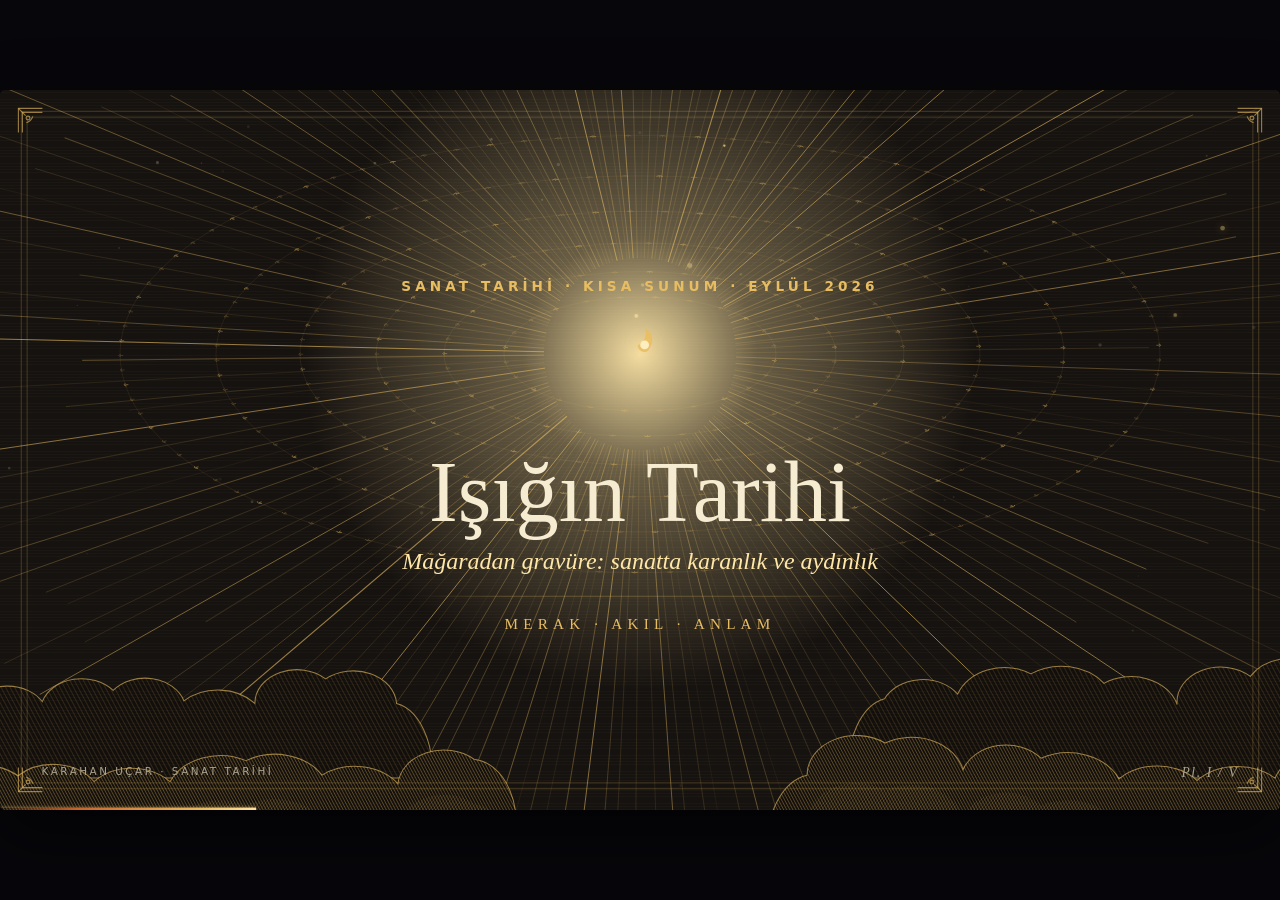
<file: .claude/skills/karahan-tasarim/assets/sunum-dore-ornek.html>
<!DOCTYPE html>
<html lang="tr">
<head>
<meta charset="UTF-8">
<meta name="viewport" content="width=device-width, initial-scale=1">
<title>Işığın Tarihi — Karahan Uçar</title>
<!-- Karahan Uçar sunum dili × Gustave Doré gravür modeli. Tek dosya; harici font/CDN yok. Logo aynı klasörde.
     Doré modeli: bütün çizimler "oyma" çizgilerdir (tarama, çapraz tarama, ışın). Gece: gece kütüphanesinde altın mürekkeple oyulmuş levha;
     gündüz (T): krem kâğıda koyu mürekkep, yani Doré'nin kendi baskısı. Slaytlar "levha" (Pl. I…V) olarak numaralanır, çift çizgili kitap çerçevesi içindedir.
     Tuşlar: → ← boşluk · Home/End · T (gece/gündüz) · F (tam ekran). -->
<style>
:root { --bg: #16120f; --bg-2: #211b16; --line: rgba(232,189,98,.22); --gold: #E8BD62; --gold-2: #FFE2A0; --gold-3: #FFE7A8; --ivory: #EDE6D0; --ivory-2: #f6ecd2; --muted: #A9A38F;
  --serif: "Iowan Old Style", "Palatino Linotype", Palatino, Georgia, serif; --sans: system-ui, -apple-system, "Segoe UI", Roboto, sans-serif;
  --oyma: rgba(232,189,98,.62); --oyma-2: rgba(232,189,98,.3); --oyma-3: rgba(232,189,98,.14); --levha: #120e0b; --siluet: #0a0705; --isik: #FFE7A8; --vurgu: #E8BD62; }
html.gunduz { --bg: #f3ead6; --bg-2: #eadcbf; --line: rgba(118,78,20,.26); --gold: #764b0c; --gold-2: #8a5a14; --gold-3: #6b430c; --ivory: #2b2117; --ivory-2: #2b2117; --muted: #5e4e3a;
  --oyma: #3a2915; --oyma-2: rgba(58,41,21,.55); --oyma-3: rgba(58,41,21,.25); --levha: #f6eed9; --siluet: #2b2117; --isik: #fffaf0; --vurgu: #764b0c; }
@property --ang { syntax: "<angle>"; initial-value: 0deg; inherits: false; }
@property --sp { syntax: "<percentage>"; initial-value: -20%; inherits: false; }
* { box-sizing: border-box; margin: 0; padding: 0; }
html, body { height: 100%; background: #07060a; overflow: hidden; }
body { font: 26px/1.55 var(--sans); color: var(--ivory); }
html.gunduz body { background: #d8c9a8; }
.sahne { position: fixed; inset: 0; display: flex; align-items: center; justify-content: center; }
.tuval { position: relative; width: 1600px; height: 900px; flex: none; transform-origin: 50% 50%; overflow: hidden; border-radius: 6px; background: var(--bg); box-shadow: 0 30px 80px rgba(0,0,0,.6); }
/* Doré: kitap levhası çerçevesi ve oyma dokusu */
.cerceve { position: absolute; inset: 26px; pointer-events: none; z-index: 4; border: 1px solid var(--oyma-2); }
.cerceve::before { content: ""; position: absolute; inset: 6px; border: 2px solid var(--oyma-3); }
.cerceve svg { position: absolute; width: 38px; height: 38px; fill: none; stroke: var(--oyma); stroke-width: 1.4; }
.cerceve .k1 { left: -8px; top: -8px; } .cerceve .k2 { right: -8px; top: -8px; transform: scaleX(-1); } .cerceve .k3 { left: -8px; bottom: -8px; transform: scaleY(-1); } .cerceve .k4 { right: -8px; bottom: -8px; transform: scale(-1); }
.doku { position: absolute; inset: 0; pointer-events: none; z-index: 3; background: repeating-linear-gradient(0deg, rgba(255,230,170,.022) 0 1px, transparent 1px 4px); }
html.gunduz .doku { background: repeating-linear-gradient(0deg, rgba(60,40,15,.035) 0 1px, transparent 1px 4px); }
.slayt { position: absolute; inset: 0; padding: 104px 110px 90px; opacity: 0; visibility: hidden; z-index: 1; transition: opacity .9s ease, transform 1.1s cubic-bezier(.2,.7,.2,1), filter 1s ease, visibility 0s linear 1.1s; transform: scale(.94); filter: blur(10px); }
.slayt.aktif { opacity: 1; visibility: visible; transform: none; filter: none; transition-delay: .15s, .15s, .15s, 0s; }
.slayt.gecmis { transform: scale(1.08); }
.ust { font: 600 17px/1 var(--sans); letter-spacing: .3em; text-transform: uppercase; color: var(--gold); }
h1, h2 { font-family: var(--serif); font-weight: 500; color: var(--ivory-2); }
h1 { font-size: 108px; line-height: 1.02; }
h2 { font-size: 64px; line-height: 1.06; margin: 14px 0 16px; }
.aktif h1, .aktif h2 { animation: harf 1.4s .25s both cubic-bezier(.2,.7,.2,1); }
.aktif .ust, .aktif .yazi, .aktif .gel { animation: belir 1s .6s both; }
.aktif .gel2 { animation: belir 1s 1s both; }
@keyframes harf { from { opacity: 0; letter-spacing: .3em; filter: blur(8px); } to { opacity: 1; letter-spacing: 0; filter: blur(0); } }
@keyframes belir { from { opacity: 0; transform: translateY(14px); } }
.yazi { max-width: 560px; color: var(--muted); font-size: 24px; }
.yazi b { color: var(--ivory); font-weight: 600; }
.kor-cizgi { height: 2px; width: 560px; border-radius: 2px; margin: 24px 0; background: radial-gradient(ellipse 9% 260% at var(--sp) 50%, rgba(218,118,46,.75), rgba(170,66,28,.3) 55%, transparent 100%), linear-gradient(90deg, transparent, rgba(232,189,98,.22) 20%, rgba(232,189,98,.22) 80%, transparent); animation: korg 12s ease-in-out infinite; }
@keyframes korg { 0% { --sp: -20%; } 62%, 100% { --sp: 120%; } }
/* başlık üstü hareketli oyma çizimler (kalıcı kural) */
.baslik-ciz { display: block; width: 520px; height: 58px; margin-bottom: 12px; overflow: visible; }
.o { stroke: var(--oyma); } .o2 { stroke: var(--oyma-2); } .o3 { stroke: var(--oyma-3); }
.fo { fill: var(--oyma); } .fo2 { fill: var(--oyma-2); } .fs { fill: var(--siluet); } .fl { fill: var(--levha); } .fi { fill: var(--isik); }
.si { stop-color: var(--isik); } .sb { stop-color: var(--bg); }
/* kapak */
.gravur { position: absolute; inset: 0; width: 100%; height: 100%; }
.merkez { position: relative; height: 100%; display: flex; flex-direction: column; align-items: center; justify-content: center; text-align: center; }
.merkez::before { content: ""; position: absolute; left: 50%; top: 58%; width: 1100px; height: 520px; translate: -50% -50%; border-radius: 50%; background: radial-gradient(closest-side, var(--bg) 35%, transparent); opacity: .82; z-index: -1; }
.merkez .kor-cizgi { margin-inline: auto; }
.merkez .ust { margin-bottom: 26px; }
.alt { font: italic 30px/1.3 var(--serif); color: var(--gold-3); margin-top: 10px; }
.slogan { font: 500 19px/1 var(--serif); letter-spacing: .34em; color: var(--gold); }
.logo { position: relative; width: 150px; margin-bottom: 18px; }
.logo-cizen svg { width: 100%; display: block; overflow: visible; }
.logo-cizen .lc-uc { filter: drop-shadow(0 0 70px #ffd890); opacity: 0; }
.logo-cizen.bitti svg { animation: alev 4.2s ease-in-out infinite; transform-origin: 50% 90%; filter: drop-shadow(0 0 14px rgba(232,189,98,.55)); }
html.gunduz .logo-cizen path[fill] { fill: #7A4E0E; } /* gündüz logosunun resmî rengi (logo-seffaf-gunduz.svg) */
@keyframes alev { 0%, 100% { transform: scale(1,1) skewX(0); } 25% { transform: scale(.985,1.02) skewX(.6deg); } 50% { transform: scale(1.01,.99) skewX(-.5deg); } }
.bulut { animation: suz var(--d, 40s) ease-in-out infinite alternate; }
@keyframes suz { from { transform: translateX(-24px); } to { transform: translateX(24px); } }
/* harita (parşömen levha) */
.kagit { position: absolute; left: 110px; right: 110px; top: 330px; bottom: 76px; border-radius: 6px; background: radial-gradient(ellipse 70% 60% at 50% 45%, #f1e3c2, #e2cc9c 70%, #c9ad76); box-shadow: inset 0 0 50px rgba(90,55,20,.45), inset 0 0 0 1px rgba(90,55,20,.5), inset 0 0 0 9px rgba(241,227,194,.6), inset 0 0 0 10px rgba(90,55,20,.45), 0 14px 30px rgba(0,0,0,.45); }
.kagit svg { position: absolute; inset: 0; width: 100%; height: 100%; }
.yol { stroke-dasharray: 9 9; }
.maske { stroke-dasharray: 1; stroke-dashoffset: 1; }
.aktif .maske { animation: ciz 2.6s .4s cubic-bezier(.5,0,.3,1) forwards; }
@keyframes ciz { to { stroke-dashoffset: 0; } }
.durak { position: absolute; translate: -50% -50%; display: flex; flex-direction: column; align-items: center; background: none; border: 0; cursor: pointer; font: inherit; color: #2e1c08; }
.muhur { width: 40px; height: 40px; border-radius: 50%; display: grid; place-items: center; font: 600 17px/1 var(--serif); color: #fff3d6; background: radial-gradient(circle at 38% 32%, #c0503a, #7a1e12 70%); box-shadow: 0 0 0 3px rgba(255,240,210,.6), 0 3px 6px rgba(60,20,10,.5); transition: transform .3s, box-shadow .3s; }
.durak.secili .muhur { transform: scale(1.25); box-shadow: 0 0 0 3px #fff3d6, 0 0 0 7px rgba(192,80,58,.35), 0 0 22px rgba(255,160,60,.8); }
.durak.gecildi .muhur { background: radial-gradient(circle at 38% 32%, #b88a3a, #6a4a18 70%); }
.etiket { position: absolute; top: 46px; width: 200px; text-align: center; line-height: 1.2; }
.durak.yukari .etiket { top: auto; bottom: 46px; }
.etiket b { display: block; font-size: 14px; letter-spacing: .08em; color: #7a1e12; }
.etiket span { font: 500 20px/1.2 var(--serif); }
.durak-acik { position: absolute; left: 110px; right: 110px; top: 256px; font-size: 22px; color: var(--muted); min-height: 66px; }
.durak-acik b { color: var(--gold-3); font: 500 28px var(--serif); margin-inline-end: 14px; }
/* kartlar */
.kartlar { display: grid; grid-template-columns: repeat(3, 1fr); gap: 30px; margin-top: 26px; }
.kart { position: relative; padding: 30px 30px 46px; border-radius: 6px; background: var(--bg-2); border: 1px solid var(--line); font-size: 19.5px; line-height: 1.5; color: var(--muted); cursor: pointer;
  transform: perspective(900px) rotateX(var(--rx, 0deg)) rotateY(var(--ry, 0deg)); transition: transform .25s ease-out, box-shadow .4s, border-color .4s; }
.kart::after { content: ""; position: absolute; inset: 7px; border: 1px solid var(--oyma-3); border-radius: 3px; pointer-events: none; }
.kart::before, .esik::before { content: ""; position: absolute; inset: -1px; border-radius: inherit; padding: 2px; pointer-events: none;
  background: conic-gradient(from var(--ang), transparent 0 45%, rgba(232,189,98,.35) 65%, var(--gold) 82%, var(--gold-2) 90%, transparent 96%);
  -webkit-mask: linear-gradient(#000 0 0) content-box, linear-gradient(#000 0 0); -webkit-mask-composite: xor; mask: linear-gradient(#000 0 0) content-box exclude, linear-gradient(#000 0 0); animation: dolan 6s linear infinite; opacity: .38; transition: opacity .4s; }
@keyframes dolan { to { --ang: 360deg; } }
.kart:hover::before, .kart.secili::before { opacity: 1; animation-duration: 2.6s; }
.kart:hover, .kart.secili { box-shadow: 0 18px 40px rgba(0,0,0,.35), 0 0 30px rgba(232,189,98,.12); border-color: rgba(232,189,98,.45); }
.kart .tur { font-size: 13px; letter-spacing: .22em; text-transform: uppercase; color: var(--gold); }
.kart h3 { font: 500 38px/1.15 var(--serif); color: var(--ivory-2); margin: 8px 0 10px; }
.kart .no { position: absolute; bottom: 12px; right: 22px; font: 500 40px/1 var(--serif); color: var(--oyma-3); }
.aktif .kart { animation: belir .9s both; } .aktif .kart:nth-child(2) { animation-delay: .25s; } .aktif .kart:nth-child(3) { animation-delay: .5s; }
.k-simge { float: right; width: 64px; height: 64px; margin: -4px -4px 6px 12px; overflow: visible; fill: none; stroke-linecap: round; stroke-linejoin: round; }
.hat { stroke-dasharray: 60; stroke-dashoffset: 60; animation: hat 6s ease-in-out infinite; animation-delay: calc(var(--i) * .22s); }
@keyframes hat { 0% { stroke-dashoffset: 60; opacity: 1; } 35%, 80% { stroke-dashoffset: 0; opacity: 1; } 95%, 100% { stroke-dashoffset: 0; opacity: 0; } }
.hat.c { animation-delay: calc(1.8s + var(--i) * .22s); }
.huzme { transform-origin: 60px 0; animation: huzme 7s ease-in-out infinite alternate; }
@keyframes huzme { from { transform: rotate(-9deg); } to { transform: rotate(9deg); } }
.figur { animation: figur 7s ease-in-out infinite alternate; animation-delay: var(--g); }
@keyframes figur { 0%, 100% { opacity: .25; } 50% { opacity: 1; } }
.panel { position: absolute; left: 110px; bottom: 76px; width: 640px; padding: 30px 34px; border-radius: 6px; color: #efe6cf; background: linear-gradient(160deg, rgba(34,25,17,.96), rgba(14,10,8,.97)); border: 1px solid rgba(232,189,98,.4); box-shadow: 0 30px 60px rgba(0,0,0,.55), inset 0 0 0 6px rgba(14,10,8,.9), inset 0 0 0 7px rgba(232,189,98,.2); font-size: 21px; opacity: 0; transform: translateY(20px); transition: opacity .5s, transform .5s; pointer-events: none; z-index: 6; }
.panel.acik { opacity: 1; transform: none; pointer-events: auto; }
.panel h3 { font: 500 30px/1.2 var(--serif); color: #f6ecd2; margin-bottom: 8px; }
.panel p { color: #d8cfb8; margin-top: 8px; } .panel b { color: #FFE7A8; } .panel i { color: #FFE7A8; }
.pn-ust { font-size: 13px; letter-spacing: .24em; text-transform: uppercase; color: #E8BD62; margin-bottom: 6px; }
.panel::after { content: "×"; position: absolute; right: 22px; top: 12px; font-size: 30px; color: #E8BD62; cursor: pointer; }
.slayt[data-tur="kartlar"] .panel { left: 110px; right: 110px; width: auto; bottom: 64px; box-shadow: 0 -10px 60px rgba(0,0,0,.55); }
/* sahne: Doré levhası + parıldayan nesneler */
.cizim { position: absolute; right: 70px; top: 60px; width: 740px; height: 780px; }
.cizim > svg { width: 100%; height: 100%; }
.nokta { position: absolute; left: calc(var(--x) * 1%); top: calc(var(--y) * 1%); translate: -50% -50%; display: flex; flex-direction: column; align-items: center; gap: 8px; background: none; border: 0; color: #f6ecd2; cursor: pointer; font: inherit; z-index: 2; }
.halka { position: relative; width: 40px; height: 40px; border-radius: 50%; border: 2px solid #E8BD62; background: radial-gradient(closest-side, rgba(255,226,160,.4), rgba(255,226,160,.08) 70%, transparent); box-shadow: 0 0 18px rgba(232,189,98,.5); transition: transform .35s; }
.halka::before, .halka::after { content: ""; position: absolute; inset: -1px; border-radius: 50%; border: 1px solid #E8BD62; opacity: 0; animation: dalga 2.8s ease-out infinite; }
.halka::after { animation-delay: 1.4s; }
@keyframes dalga { 0% { transform: scale(1); opacity: .8; } 100% { transform: scale(2.4); opacity: 0; } }
.nokta:hover .halka, .nokta.secili .halka { transform: scale(1.18); box-shadow: 0 0 30px rgba(255,220,150,.85); }
.nokta-ad { font-size: 16px; letter-spacing: .06em; padding: 3px 14px; border-radius: 999px; background: rgba(12,9,7,.8); border: 1px solid rgba(232,189,98,.35); white-space: nowrap; }
.ipucu { margin-top: 18px; font-size: 16px; letter-spacing: .08em; color: var(--muted); display: flex; align-items: center; gap: 10px; }
.ipucu::before { content: ""; width: 9px; height: 9px; border-radius: 50%; background: var(--gold); box-shadow: 0 0 12px var(--gold); animation: pir 2.4s ease-in-out infinite; }
@keyframes pir { 0%, 100% { opacity: .3; transform: scale(.7); } 50% { opacity: 1; transform: scale(1.2); } }
/* son söz: alıntı + okuma + kapanış */
.al-metin { font: italic 500 50px/1.25 var(--serif); color: var(--gold-3); min-height: 1.3em; margin-top: 12px; }
.al-metin i { display: inline-block; width: 3px; height: .9em; margin-inline-start: 4px; vertical-align: -.1em; background: var(--gold); animation: imlec 1s steps(1) infinite; }
@keyframes imlec { 50% { opacity: 0; } }
.al-ceviri { margin-top: 10px; font-size: 25px; color: var(--ivory); min-height: 1.5em; }
.al-kaynak { margin-top: 6px; font-size: 15px; letter-spacing: .16em; text-transform: uppercase; color: var(--gold); min-height: 1.5em; }
.harfi { display: inline-block; white-space: pre; }
.son { display: grid; grid-template-columns: 1.35fr 1fr; gap: 60px; align-items: start; margin-top: 16px; }
.okuma h3 { font: 500 30px/1.2 var(--serif); color: var(--gold-3); margin-bottom: 10px; }
.okuma ol { list-style: none; counter-reset: ok; font-size: 21px; line-height: 1.42; color: var(--muted); }
.okuma li { counter-increment: ok; position: relative; padding-left: 42px; margin-bottom: 8px; }
.okuma li::before { content: counter(ok, upper-roman); position: absolute; left: 0; top: 2px; font: 500 15px/1.4 var(--serif); color: var(--gold); letter-spacing: .06em; }
.okuma li b { color: var(--ivory); font-weight: 600; } .okuma li i { color: var(--ivory); }
.aktif .okuma li { animation: belir .8s both; } .aktif .okuma li:nth-child(n+3) { animation-delay: .3s; }
.veda { position: relative; text-align: center; padding: 34px 20px 30px; border-radius: 6px; border: 1px solid var(--line); }
.esik { position: absolute; inset: 0; border-radius: 6px; pointer-events: none; }
.esik::before { opacity: .8; animation-duration: 5s; }
.veda img { width: 104px; display: block; margin: 0 auto 8px; transform-origin: 50% 90%; animation: alev 4.2s ease-in-out infinite; }
.veda h2 { font-size: 62px; margin: 4px 0 6px; }
.veda p { font-size: 19px; color: var(--muted); }
.veda .slogan { margin-top: 14px; font-size: 16px; }
/* sabit çerçeve öğeleri */
.ilerleme { position: absolute; left: 0; bottom: 0; height: 3px; width: 100%; transform-origin: 0 50%; background: linear-gradient(90deg, rgba(170,66,28,0), #c8642a 30%, var(--gold) 80%, var(--gold-2)); box-shadow: 0 0 10px rgba(232,189,98,.55); transition: transform .8s ease; z-index: 5; }
.sayfa { position: absolute; right: 52px; bottom: 36px; font: italic 500 17px var(--serif); letter-spacing: .12em; color: var(--muted); z-index: 5; }
.imza { position: absolute; left: 52px; bottom: 38px; font-size: 13px; letter-spacing: .24em; text-transform: uppercase; color: var(--muted); z-index: 5; }
.toz { position: absolute; inset: 0; width: 100%; height: 100%; z-index: 0; pointer-events: none; }
.imlec { position: absolute; left: 0; top: 0; width: 560px; height: 560px; margin: -280px 0 0 -280px; border-radius: 50%; pointer-events: none; z-index: 2;
  background: radial-gradient(closest-side, rgba(255,214,140,.13), rgba(232,189,98,.05) 55%, transparent 75%); transform: translate(var(--ix, -999px), var(--iy, -999px)); mix-blend-mode: screen; }
html.gunduz .imlec { mix-blend-mode: multiply; background: radial-gradient(closest-side, rgba(190,130,40,.14), transparent 70%); }
.aktif .cizim, .aktif .kapak-gravur { translate: calc(var(--mx, 0) * -12px) calc(var(--my, 0) * -8px); transition: translate .5s ease-out; }
@media (prefers-reduced-motion: reduce) { *, *::before, *::after { animation: none !important; transition: none !important; } .maske { stroke-dashoffset: 0; } .hat { stroke-dashoffset: 0; } }
</style>
</head>
<body>
<div class="sahne"><div class="tuval" id="tuval"><canvas class="toz" aria-hidden="true"></canvas><div class="imlec" aria-hidden="true"></div><div class="doku" aria-hidden="true"></div>
  <div class="cerceve" aria-hidden="true">
    <svg class="k1" viewBox="0 0 38 38"><path d="M4 34V4h30M9 34V9h25"/><path d="M4 4l9 9"/><circle cx="16" cy="16" r="2.4"/><path d="M14 22q6 -2 8 -8"/></svg>
    <svg class="k2" viewBox="0 0 38 38"><path d="M4 34V4h30M9 34V9h25"/><path d="M4 4l9 9"/><circle cx="16" cy="16" r="2.4"/><path d="M14 22q6 -2 8 -8"/></svg>
    <svg class="k3" viewBox="0 0 38 38"><path d="M4 34V4h30M9 34V9h25"/><path d="M4 4l9 9"/><circle cx="16" cy="16" r="2.4"/><path d="M14 22q6 -2 8 -8"/></svg>
    <svg class="k4" viewBox="0 0 38 38"><path d="M4 34V4h30M9 34V9h25"/><path d="M4 4l9 9"/><circle cx="16" cy="16" r="2.4"/><path d="M14 22q6 -2 8 -8"/></svg>
  </div>

  <!-- PL. I · KAPAK: Doré'nin "Göksel Gül"ünden esinle ışınlar, dönen melek halkaları, taranmış bulutlar; logo ışığın merkezinde kendini çizer -->
  <section class="slayt" data-tur="kapak" data-pl="I">
    <svg class="gravur kapak-gravur" id="kapak-gravur" viewBox="0 0 1600 900" preserveAspectRatio="xMidYMid slice" aria-hidden="true"></svg>
    <div class="merkez">
      <p class="ust">Sanat tarihi · kısa sunum · Eylül 2026</p>
      <div class="logo logo-cizen" role="img" aria-label="Karahan Uçar logosu"><svg class="logo-ciz" viewBox="0 0 1254 1254" ><defs><mask id="kc-sol" maskUnits="userSpaceOnUse" x="0" y="0" width="1254" height="1254"><path class="lc-kalem" data-seg="s1" d="M688 152 C712 212 712 282 652 356 C600 410 490 450 420 530 C352 610 332 700 372 780 C404 846 460 888 526 916" fill="none" stroke="#fff" stroke-width="150" stroke-linecap="round" stroke-linejoin="round"/></mask><mask id="kc-sag" maskUnits="userSpaceOnUse" x="0" y="0" width="1254" height="1254"><path class="lc-kalem" data-seg="s2" d="M716 924 C800 896 886 836 912 750 C936 668 902 590 850 540 C806 496 762 468 716 452" fill="none" stroke="#fff" stroke-width="150" stroke-linecap="round" stroke-linejoin="round"/></mask><mask id="kc-govde" maskUnits="userSpaceOnUse" x="0" y="0" width="1254" height="1254"><path class="lc-kalem" data-seg="s3" d="M626 446 L626 985" fill="none" stroke="#fff" stroke-width="150" stroke-linecap="butt" stroke-linejoin="round"/><path class="lc-kalem" data-seg="s4" d="M546 1046 L712 1046" fill="none" stroke="#fff" stroke-width="150" stroke-linecap="round" stroke-linejoin="round"/></mask></defs><g class="lc-yollar" fill="none" stroke="none"><path data-seg="s1" d="M688 152 C712 212 712 282 652 356 C600 410 490 450 420 530 C352 610 332 700 372 780 C404 846 460 888 526 916"/><path data-seg="g1" d="M526 916 C570 930 670 934 716 924"/><path data-seg="s2" d="M716 924 C800 896 886 836 912 750 C936 668 902 590 850 540 C806 496 762 468 716 452"/><path data-seg="g2" d="M716 452 C690 444 650 440 626 446"/><path data-seg="s3" d="M626 446 L626 985"/><path data-seg="g3" d="M626 985 C600 1010 570 1030 546 1046"/><path data-seg="s4" d="M546 1046 L712 1046"/></g><path d="M521.5,928.54 C460.61,914.05 408.37,885.5 366.92,844.07 C266.74,743.95 264.28,620.33 360.29,511.33 C397.94,468.58 433.27,440.98 518.5,387.71 C549.74,368.18 581.23,347.16 597.5,334.96 C664.27,284.92 690.4,244.4 688.73,193.5 C688.12,174.79 685.81,165.64 676.28,144.06 C675.51,142.33 684.53,148.56 695.5,157.35 C761.79,210.45 774.74,287.3 729.17,357.07 C702.55,397.81 671.31,423.54 574.5,484.47 C509.55,525.34 482.59,544.82 460,567.16 C403.95,622.58 387.6,694.64 414.54,767.53 C434.71,822.11 474.3,869.49 533.57,909.96 C548.46,920.13 551.21,924.64 545.69,929.83 C542.53,932.79 538.45,932.57 521.5,928.54 Z" fill="#E8BD62" mask="url(#kc-sol)"/><path d="M705.56,929.78 C701.52,924.01 704.49,919.2 716.26,912.43 C750.14,892.94 781.56,865.09 805.86,833 C863.09,757.43 873.79,667.62 835,588.5 C811.06,539.69 762.46,488.57 715.72,463.04 C705.29,457.34 702.62,452.3 707.04,446.67 C709.94,442.98 714.07,442.56 728.85,444.44 C803.1,453.89 882.99,507.02 924.87,574.79 C962.13,635.1 970.15,703.83 946.93,764.03 C915.04,846.71 827.55,912.74 726.46,930.43 C713.33,932.72 707.49,932.54 705.56,929.78 Z" fill="#E8BD62" mask="url(#kc-sag)"/><path d="M528.45,1058.63 C525,1053.71 527.2,1049.89 536.63,1044.42 C554.39,1034.1 565.05,1018.44 569.66,995.91 C571.24,988.16 571.42,970.14 571.94,766.5 L572.5,545.5 L575.12,538.76 C582.37,520.14 596.84,504.08 628.56,479.46 C642.03,469.02 660.47,455.66 672.5,447.65 L679.5,442.99 L680.07,715.24 C680.47,905.02 680.97,989.01 681.72,992.5 C686.36,1013.9 690.56,1022.63 701.47,1033.51 C706.38,1038.41 711.93,1042.81 715.74,1044.82 C722.35,1048.3 724,1050.23 724,1054.5 C724,1061.28 732.59,1060.74 625.99,1060.72 L529.91,1060.71 L528.45,1058.63 Z" fill="#E8BD62" mask="url(#kc-govde)"/><circle class="lc-uc" cx="688" cy="152" r="46" fill="#fff3c8"/></svg></div>
      <h1>Işığın Tarihi</h1>
      <p class="alt">Mağaradan gravüre: sanatta karanlık ve aydınlık</p>
      <div class="kor-cizgi"></div>
      <p class="slogan">MERAK · AKIL · ANLAM</p>
    </div>
  </section>

  <!-- PL. II · HARİTA: ışığın altı durağı -->
  <section class="slayt" data-tur="harita" data-pl="II" style="padding-top:64px">
    <svg class="baslik-ciz" viewBox="0 0 520 58" aria-hidden="true">
      <defs><radialGradient id="h-isik"><stop offset="0" class="si"/><stop offset="1" class="si" stop-opacity="0"/></radialGradient></defs>
      <path class="o2" d="M40 40H480" stroke-width="1.5" stroke-dasharray="4 5" fill="none"/>
      <path class="o" d="M10 50q12 -26 24 0z" fill="none" stroke-width="1.6"/><path class="fo" d="M22 36q-4 -6 0 -12q4 6 0 12z"/>
      <g fill="none" stroke-width="1.3" class="o"><circle cx="500" cy="30" r="9"/><path d="M500 12v-6M500 48v6M482 30h-6M518 30h6M488 18l-4 -4M512 42l4 4M512 18l4 -4M488 42l-4 4"/></g>
      <g class="durak-yan"><circle cx="90" cy="40" r="4" class="fo" style="--i:0"/><circle cx="170" cy="40" r="4" class="fo" style="--i:1"/><circle cx="250" cy="40" r="4" class="fo" style="--i:2"/><circle cx="330" cy="40" r="4" class="fo" style="--i:3"/><circle cx="410" cy="40" r="4" class="fo" style="--i:4"/><circle cx="470" cy="40" r="4" class="fo" style="--i:5"/></g>
      <circle r="14" fill="url(#h-isik)" cy="40"><animate attributeName="cx" values="40;480" dur="9s" repeatCount="indefinite"/><animate attributeName="r" values="6;18" dur="9s" repeatCount="indefinite"/></circle>
    </svg>
    <p class="ust">Pl. II · Zaman çizgisi</p>
    <h2>Mağaradan gravüre: ışığın altı durağı</h2>
    <div class="durak-acik"></div>
    <div class="kagit"></div>
    <script type="application/json" class="duraklar">[
      {"yil": "yak. MÖ 15.000", "ad": "Lascaux", "metin": "Hayvan yağıyla yanan taş kandillerin titrek ışığında boyanan boğalar ve atlar. Sanatın ilk ışığı ateştir; figürler alev kıpırdadıkça canlanır."},
      {"yil": "yak. 1305", "ad": "Giotto", "metin": "Padova, Scrovegni Şapeli: figürlere tek yönden gelen ışıkla gölge verilir; resim yeniden hacim ve ağırlık kazanır."},
      {"yil": "1503 sonrası", "ad": "Leonardo", "metin": "Sfumato: çizginin yerini sise dönen ton geçişleri alır. Mona Lisa'nın gülümsemesi gölgenin içinde saklanır."},
      {"yil": "1599–1600", "ad": "Caravaggio", "metin": "Aziz Matta'nın Çağrılışı: zifiri karanlığı yaran tek bir çapraz ışık. Tenebrismo buradan bütün Avrupa'ya yayılır."},
      {"yil": "1642", "ad": "Rembrandt", "metin": "Gece Devriyesi: ışık kalabalığın içinden kişileri seçer; altın sarısı, içeriden yanan bir aydınlık."},
      {"yil": "1861 · 1868", "ad": "Gustave Doré", "metin": "Cehennem ve Cennet levhaları: renk yok, yalnız çizgi. En parlak ışık, hiç dokunulmamış kâğıdın beyazıdır."}
    ]</script>
  </section>

  <!-- PL. III · KARTLAR: ışığı yapmanın üç yolu -->
  <section class="slayt" data-tur="kartlar" data-pl="III">
    <svg class="baslik-ciz" id="kure-ciz" viewBox="0 0 520 58" aria-hidden="true">
      <defs>
        <pattern id="kt" width="4" height="4" patternUnits="userSpaceOnUse" patternTransform="rotate(40)"><line x1="0" y1="0" x2="0" y2="4" class="o" stroke-width="1.3"/></pattern>
        <pattern id="kt2" width="4" height="4" patternUnits="userSpaceOnUse" patternTransform="rotate(-40)"><line x1="0" y1="0" x2="0" y2="4" class="o2" stroke-width="1.1"/></pattern>
        <radialGradient id="kg"><stop offset="0" stop-color="#000"/><stop offset=".55" stop-color="#000" stop-opacity=".85"/><stop offset="1" stop-color="#000" stop-opacity="0"/></radialGradient>
        <radialGradient id="kg2"><stop offset="0" stop-color="#000"/><stop offset=".8" stop-color="#000" stop-opacity=".9"/><stop offset="1" stop-color="#000" stop-opacity="0"/></radialGradient>
        <mask id="km" maskUnits="userSpaceOnUse" x="0" y="0" width="520" height="80"><rect width="520" height="80" fill="#fff"/><circle id="km-a" cx="260" cy="30" r="34" fill="url(#kg)"/></mask>
        <mask id="km2" maskUnits="userSpaceOnUse" x="0" y="0" width="520" height="80"><rect width="520" height="80" fill="#fff"/><circle id="km-b" cx="260" cy="30" r="44" fill="url(#kg2)"/></mask>
        <clipPath id="kc"><circle cx="260" cy="30" r="26"/></clipPath>
        <radialGradient id="k-isik"><stop offset="0" class="si"/><stop offset="1" class="si" stop-opacity="0"/></radialGradient>
      </defs>
      <path class="o3" d="M60 56H460" stroke-width="1.2" fill="none"/>
      <ellipse id="k-golge" cx="260" cy="56" rx="30" ry="3.5" class="fo2"/>
      <g clip-path="url(#kc)"><rect x="230" y="0" width="60" height="60" fill="url(#kt)" mask="url(#km)"/><rect x="230" y="0" width="60" height="60" fill="url(#kt2)" mask="url(#km2)"/></g>
      <circle cx="260" cy="30" r="26" class="o" stroke-width="1.4" fill="none"/>
      <g id="k-kaynak"><circle r="16" fill="url(#k-isik)"/><circle r="3.5" class="fi"/></g>
    </svg>
    <p class="ust">Pl. III · Yöntemler</p>
    <h2>Işığı yapmanın üç yolu</h2>
    <p class="yazi" style="max-width:none">Aynı soru, üç cevap: karanlığın içinden bir biçim nasıl çıkar? <b>Kartlara tıklayın.</b></p>
    <div class="kartlar">
      <div class="kart">
        <svg class="k-simge" viewBox="0 0 60 60" aria-hidden="true"><defs><filter id="sis" x="-50%" y="-50%" width="200%" height="200%"><feGaussianBlur stdDeviation="1"><animate attributeName="stdDeviation" values="0.4;3.4;0.4" dur="6s" repeatCount="indefinite"/></feGaussianBlur></filter></defs>
          <g filter="url(#sis)"><ellipse cx="30" cy="30" rx="15" ry="19" class="o" stroke-width="2"/><path class="o" stroke-width="1.8" d="M23 27q3 -2 5 0M32 27q3 -2 5 0M24 38q6 3 12 0"/></g></svg>
        <p class="tur">Leonardo · 1503 sonrası</p><h3>Sfumato</h3>
        <p>Çizgi yok. Tonlar sis gibi birbirine erir, kenarlar dumanda kaybolur.</p>
        <template class="detay"><h3>Sfumato: dumanlı geçiş</h3><p>İtalyanca <i>fumo</i>, "duman" sözcüğünden. Leonardo biçimi çizgiyle kapatmaz; ince, yarı saydam katmanlar üst üste sürülür ve ışıktan gölgeye fark edilmeden geçilir.</p><p><b>Mona Lisa</b>'da ağız ve göz köşeleri gölgede bırakılır; bu yüzden ifade bakana göre "kıpırdar". Işık burada bir yüzey değil, bir <b>atmosferdir</b>.</p></template>
        <span class="no">I</span>
      </div>
      <div class="kart">
        <svg class="k-simge" viewBox="0 0 60 60" aria-hidden="true"><rect x="4" y="4" width="52" height="52" class="o2" stroke-width="1.5"/>
          <g class="huzme"><path d="M60 0L20 56L34 56Z" class="fo2"/></g>
          <circle cx="22" cy="46" r="4" class="fo figur" style="--g:0s"/><circle cx="32" cy="44" r="4" class="fo figur" style="--g:-2.3s"/><circle cx="42" cy="47" r="4" class="fo figur" style="--g:-4.6s"/></svg>
        <p class="tur">Caravaggio · 1599–1600</p><h3>Tenebrismo</h3>
        <p>Zifiri karanlık ve tek, sert bir ışık. Figürler gölgeden koparılır.</p>
        <template class="detay"><h3>Tenebrismo: karanlığı yaran ışık</h3><p>İtalyanca <i>tenebroso</i>, "karanlık". Arka plan neredeyse siyahtır; tek bir kaynaktan gelen çapraz ışık, sahnenin anlamını taşır.</p><p><b>Aziz Matta'nın Çağrılışı</b> (Roma, San Luigi dei Francesi): ışık İsa'nın uzattığı eli izler ve Matta'nın yüzüne düşer; çağrı bir <b>ışık olayı</b> olarak görünür. Ribera, Georges de La Tour ve Utrecht ressamları bu dili sürdürür; Rembrandt onu içe döndürür.</p></template>
        <span class="no">II</span>
      </div>
      <div class="kart">
        <svg class="k-simge" viewBox="0 0 60 60" aria-hidden="true"><rect x="4" y="4" width="52" height="52" class="o2" stroke-width="1.5"/>
          <g class="o" stroke-width="1.6"><path class="hat" style="--i:0" d="M8 20L20 8"/><path class="hat" style="--i:1" d="M8 30L30 8"/><path class="hat" style="--i:2" d="M8 40L40 8"/><path class="hat" style="--i:3" d="M8 50L50 8"/><path class="hat" style="--i:4" d="M14 54L54 14"/><path class="hat" style="--i:5" d="M24 54L54 24"/>
            <path class="hat c" style="--i:0" d="M20 54L8 42"/><path class="hat c" style="--i:1" d="M30 54L8 32"/><path class="hat c" style="--i:2" d="M40 54L8 22"/></g></svg>
        <p class="tur">Gustave Doré · 1861–1868</p><h3>Tarama</h3>
        <p>Renk yok, yalnız çizgi: sık çizgi karanlık, seyrek çizgi ışık.</p>
        <template class="detay"><h3>Tarama: çizgiyle ışık</h3><p>Gravürde ton yoktur, yalnız çizgi vardır. <b>Tek yönlü tarama</b> yarı gölge, <b>çapraz tarama</b> derin gölge verir; hiç çizilmemiş kâğıt en parlak ışıktır.</p><p>Doré çizimini doğrudan şimşir ağacının enine kesitinden yapılmış bloğa yapar; bloğu Héliodore Pisan gibi usta gravürcüler oyar. Böylece <i>Cehennem</i> (1861), <i>Kutsal Kitap</i> (1866) ve <i>Cennet</i> (1868) levhaları matbaada binlerce kez basılabilir: ışık, kitabın sayfasına girer.</p></template>
        <span class="no">III</span>
      </div>
    </div>
    <div class="panel" aria-live="polite"><p class="pn-ust"></p><div class="pn-ic"></div></div>
  </section>

  <!-- PL. IV · SAHNE: Doré'nin atölyesi, çerçeveli levha ve parıldayan nesneler -->
  <section class="slayt" data-tur="sahne" data-pl="IV">
    <svg class="baslik-ciz" viewBox="0 0 520 58" aria-hidden="true" style="width:440px">
      <rect x="4" y="4" width="440" height="48" class="o3" stroke-width="1.2" fill="none"/>
      <path id="oyma-yol" d="M16 14H430Q436 17 430 20H16Q10 23 16 26H430Q436 29 430 32H16Q10 35 16 38H430Q436 41 430 44H16" class="o" stroke-width="1.4" fill="none" pathLength="1" stroke-dasharray="1" stroke-dashoffset="1">
        <animate attributeName="stroke-dashoffset" values="1;0;0;1" keyTimes="0;.8;.93;1" dur="9s" repeatCount="indefinite"/></path>
      <g><path d="M0 0L-14 -5L-14 5Z" class="fo"/><path d="M-14 -3H-34V3H-14" class="fs o" stroke-width="1.2"/>
        <animateMotion dur="9s" repeatCount="indefinite" keyPoints="0;1;1;0" keyTimes="0;.8;.93;1" calcMode="linear" rotate="auto"><mpath href="#oyma-yol"/></animateMotion></g>
    </svg>
    <p class="ust">Pl. IV · Sahne</p>
    <h2>Doré'nin atölyesi:<br>çizgiyle ışık</h2>
    <p class="yazi">Gustave Doré (1832–1883) renk kullanmadan ışık yaptı. Cennet levhalarında en parlak yer, <b>hiç dokunulmamış kâğıttır</b>; karanlık, çizgiler sıklaştıkça gelir.</p>
    <p class="ipucu">Levhadaki ışıklara tıklayın</p>
    <div class="cizim">
      <svg id="levha" viewBox="0 0 740 780" aria-hidden="true"></svg>
      <button class="nokta" data-panel="0" style="--x:50;--y:31"><span class="halka"></span><span class="nokta-ad">Işığın kaynağı</span></button>
      <button class="nokta" data-panel="1" style="--x:83;--y:45"><span class="halka"></span><span class="nokta-ad">Melek halkaları</span></button>
      <button class="nokta" data-panel="2" style="--x:72;--y:74"><span class="halka"></span><span class="nokta-ad">Taranmış bulutlar</span></button>
      <button class="nokta" data-panel="3" style="--x:36;--y:52"><span class="halka"></span><span class="nokta-ad">İki küçük figür</span></button>
      <button class="nokta" data-panel="4" style="--x:89;--y:90"><span class="halka"></span><span class="nokta-ad">Levha</span></button>
    </div>
    <template class="paneller">
      <div data-ad="Empyreum · Cennet XXXI"><h3>Işığın kaynağı</h3><p>Dante'nin evreninde en üst gök, saf ışıktan yapılmıştır. Doré onu çizmez: merkezde kâğıdı <b>boş bırakır</b>, çevresindeki çizgileri sıklaştırarak beyazı parlatır.</p></div>
      <div data-ad="Göksel Gül"><h3>Melek halkaları</h3><p>Kutsanmışlar bir gülün yaprakları gibi iç içe halkalar hâlinde dizilir. Doré binlerce küçük figürü tek tek değil, <b>ritimle</b> verir: yakından bir kalabalık, uzaktan bir ışık girdabı.</p></div>
      <div data-ad="Tarama ve çapraz tarama"><h3>Taranmış bulutlar</h3><p>Ön plandaki bulutlar sık, çapraz çizgilerle koyulaştırılır; arkaya gittikçe çizgi seyrelir. Böylece renk olmadan <b>derinlik ve hava</b> doğar. Hareket eden bulut, levhanın nefesidir.</p></div>
      <div data-ad="Ölçek ve yüce"><h3>İki küçük figür</h3><p>Dante ve Beatrice, ışığın karşısında küçücüktür. Doré'nin yüceyi ölçme yolu budur: sonsuzluğu, onu seyreden <b>insanın küçüklüğüyle</b> gösterir. Romantik "yüce" duygusunun gravürdeki karşılığı.</p></div>
      <div data-ad="Ağaç gravür · 1868"><h3>Levha</h3><p>Doré çizimini şimşir bloğa yapar, usta gravürcüler çizgileri oyar; blok dizgiyle birlikte basılır. Kitap sayfasında resim ve metin <b>aynı mürekkeple</b> yan yana durur. Bu levha, Cennet'in XXXI. kantosundaki ünlü görüntüden esinle bu sunum için çizildi.</p></div>
    </template>
    <div class="panel" aria-live="polite"><p class="pn-ust"></p><div class="pn-ic"></div></div>
  </section>

  <!-- PL. V · SON SÖZ: kül olan alıntılar, okuma listesi, kapanış -->
  <section class="slayt" data-tur="son" data-pl="V" style="padding-top:84px">
    <svg class="baslik-ciz" viewBox="0 0 520 58" aria-hidden="true">
      <defs><radialGradient id="m-isik"><stop offset="0" class="si" stop-opacity=".9"/><stop offset="1" class="si" stop-opacity="0"/></radialGradient></defs>
      <circle cx="40" cy="22" r="22" fill="url(#m-isik)"><animate attributeName="r" values="18;24;20;23;18" dur="3.2s" repeatCount="indefinite"/></circle>
      <rect x="33" y="30" width="14" height="26" class="o" stroke-width="1.4" fill="none"/>
      <path class="o3" d="M35 36h10M35 42h10M35 48h10" stroke-width="1"/>
      <path class="fo" d="M40 28q-6 -8 0 -18q6 10 0 18z"><animateTransform attributeName="transform" type="skewX" values="0;4;-3;2;0" dur="2.6s" repeatCount="indefinite"/></path>
      <g class="o2" stroke-width="1.2"><path d="M70 22H500"><animate attributeName="stroke-dasharray" values="2 14;10 6;2 14" dur="6s" repeatCount="indefinite"/></path><path d="M68 12L490 -10"><animate attributeName="stroke-dasharray" values="10 6;2 14;10 6" dur="6s" repeatCount="indefinite"/></path><path d="M68 32L490 54"><animate attributeName="stroke-dasharray" values="4 10;12 4;4 10" dur="7s" repeatCount="indefinite"/></path></g>
    </svg>
    <p class="ust">Pl. V · Son söz</p>
    <p class="al-metin"></p>
    <p class="al-ceviri"></p>
    <p class="al-kaynak"></p>
    <script type="application/json" class="sozler">[
      {"metin": "luce intellettüal, piena d'amore", "ceviri": "Akla ait ışık, sevgiyle dolu.", "kaynak": "Dante · Cennet XXX, 40 · Doré 1868"},
      {"metin": "Ombra è privazione di luce.", "ceviri": "Gölge, ışığın yoksunluğudur.", "kaynak": "Leonardo da Vinci · Resim Üzerine"},
      {"metin": "Lasciate ogne speranza, voi ch'intrate.", "ceviri": "Ey buraya girenler, bırakın her umudu.", "kaynak": "Dante · Cehennem III, 9 · Doré 1861"}
    ]</script>
    <div class="kor-cizgi" style="width:100%"></div>
    <div class="son">
      <div class="okuma">
        <h3>Okuma levhası</h3>
        <ol>
          <li><b>E. H. Gombrich</b>, <i>Sanatın Öyküsü</i> (1950) · genel çerçeve</li>
          <li><b>E. H. Gombrich</b>, <i>Shadows: The Depiction of Cast Shadows in Western Art</i> (1995)</li>
          <li><b>Michael Baxandall</b>, <i>Shadows and Enlightenment</i> (1995)</li>
          <li><b>Victor I. Stoichita</b>, <i>A Short History of the Shadow</i> (1997)</li>
          <li><b>Blanchard Jerrold</b>, <i>Life of Gustave Doré</i> (1891) · Doré'nin yakın dostundan</li>
        </ol>
      </div>
      <div class="veda"><span class="esik" aria-hidden="true"></span>
        <img src="logo-seffaf.svg" data-gunduz="logo-seffaf-gunduz.svg" alt="Karahan Uçar logosu">
        <h2>Teşekkürler</h2>
        <p>Karahan Uçar · karahanucar.com</p>
        <p class="slogan">MERAK · AKIL · ANLAM</p>
      </div>
    </div>
  </section>

  <div class="ilerleme"></div><div class="sayfa"></div><div class="imza">Karahan Uçar · Sanat tarihi</div>
</div></div>

<script>
/* Kendini çizen logo (karahan-tasarim/assets/logo-ciz.js): sol hilal · sağ hilal · gövde · en son taban */
(function () {
  var azalt = window.matchMedia("(prefers-reduced-motion: reduce)").matches, sayac = 0;
  function kur(kap) {
    var svg = kap.querySelector("svg"); if (!svg || kap._lc) return; kap._lc = 1;
    var on = "lc" + (++sayac) + "-";
    svg.querySelectorAll("mask[id]").forEach(function (m) { var eski = m.id, yeni = on + eski.replace(/^LC-|^lc-/, ""); m.id = yeni; svg.querySelectorAll('[mask="url(#' + eski + ')"]').forEach(function (p) { p.setAttribute("mask", "url(#" + yeni + ")"); }); });
    var uc = svg.querySelector(".lc-uc");
    var Y = [].slice.call(svg.querySelectorAll(".lc-yollar path")).map(function (p) { return { yol: p, L: p.getTotalLength(), kalem: svg.querySelector('.lc-kalem[data-seg="' + p.dataset.seg + '"]') }; });
    var TOP = Y.reduce(function (a, y) { return a + y.L; }, 0), calis = false;
    Y.forEach(function (y) { if (y.kalem) y.kalem.style.strokeDasharray = y.L.toFixed(1); });
    function goster(p) {
      var kalan = TOP * p, uj = null;
      Y.forEach(function (y) { var q = Math.max(0, Math.min(1, kalan / y.L)); if (y.kalem) y.kalem.style.strokeDashoffset = (y.L * (1 - q)).toFixed(1); if (kalan > 0 && (kalan <= y.L || !uj)) uj = y.yol.getPointAtLength(Math.min(kalan, y.L)); kalan -= y.L; });
      if (uj) { uc.setAttribute("cx", uj.x.toFixed(1)); uc.setAttribute("cy", uj.y.toFixed(1)); }
      uc.style.opacity = p <= 0 || p >= 1 ? 0 : Math.min(1, p * 14, (1 - p) * 14).toFixed(2);
    }
    function ciz() {
      if (azalt) { goster(1); kap.classList.add("bitti"); return; }
      if (calis) return; calis = true; kap.classList.remove("bitti"); goster(0);
      var t0 = null;
      (function kare(t) { if (t0 === null) t0 = t; var x = Math.min(1, (t - t0) / 4200), p = x < .5 ? 2 * x * x : 1 - Math.pow(-2 * x + 2, 2) / 2; goster(p); if (x < 1) requestAnimationFrame(kare); else { calis = false; kap.classList.add("bitti"); } })(performance.now());
    }
    goster(azalt ? 1 : 0);
    var slayt = kap.closest(".slayt");
    if (slayt.classList.contains("aktif")) setTimeout(ciz, 700);
    new MutationObserver(function () { if (slayt.classList.contains("aktif")) setTimeout(ciz, 500); }).observe(slayt, { attributes: true, attributeFilter: ["class"] });
    kap.addEventListener("pointerenter", function () { if (kap.classList.contains("bitti")) ciz(); });
  }
  document.querySelectorAll(".logo-cizen").forEach(kur);
})();
</script>

<script>
/* Doré oyma çizimleri: ışınlar, dönen melek halkaları, taranmış bulutlar, siluetler */
(function () {
  var NS = "http://www.w3.org/2000/svg", R = Math.random;
  function el(ad, at, ic) { var e = document.createElementNS(NS, ad); for (var k in at) e.setAttribute(k, at[k]); if (ic) e.innerHTML = ic; return e; }
  function desenler(svg, on) {
    svg.appendChild(el("defs", {}, [
      '<pattern id="' + on + 't1" width="5" height="5" patternUnits="userSpaceOnUse" patternTransform="rotate(-28)"><line x1="0" y1="0" x2="0" y2="5" class="o2" stroke-width="1.2"/></pattern>',
      '<pattern id="' + on + 't2" width="3.4" height="3.4" patternUnits="userSpaceOnUse" patternTransform="rotate(-28)"><line x1="0" y1="0" x2="0" y2="3.4" class="o" stroke-width="1.2"/></pattern>',
      '<pattern id="' + on + 't3" width="3.4" height="3.4" patternUnits="userSpaceOnUse" patternTransform="rotate(38)"><line x1="0" y1="0" x2="0" y2="3.4" class="o2" stroke-width="1.1"/></pattern>',
      '<radialGradient id="' + on + 'ig"><stop offset="0" class="si" stop-opacity=".95"/><stop offset=".35" class="si" stop-opacity=".35"/><stop offset="1" class="si" stop-opacity="0"/></radialGradient>'
    ].join("")));
  }
  function isinlar(svg, cx, cy, n, r0, r1) {
    var g = el("g", { fill: "none" }), s = "";
    for (var i = 0; i < n; i++) { var a = i / n * Math.PI * 2 + R() * .02, r = r1 * (.55 + R() * .45), c = i % 5 === 0 ? "o" : (i % 2 ? "o3" : "o2");
      s += '<line class="' + c + '" stroke-width="' + (.5 + R() * .9).toFixed(2) + '" x1="' + (Math.cos(a) * r0).toFixed(1) + '" y1="' + (Math.sin(a) * r0).toFixed(1) + '" x2="' + (Math.cos(a) * r).toFixed(1) + '" y2="' + (Math.sin(a) * r).toFixed(1) + '"/>'; }
    g.innerHTML = '<g>' + s + '<animateTransform attributeName="transform" type="rotate" from="0" to="360" dur="420s" repeatCount="indefinite"/></g>';
    g.setAttribute("transform", "translate(" + cx + " " + cy + ")"); svg.appendChild(g);
  }
  function halkalar(svg, cx, cy, radii, basik) {
    radii.forEach(function (r, j) {
      var n = Math.round(r / 7), s = '<ellipse rx="' + r + '" ry="' + r + '" class="o3" stroke-width="1" fill="none"/>';
      for (var i = 0; i < n; i++) { var a = i / n * 360; s += '<path transform="rotate(' + a.toFixed(1) + ') translate(' + r + ' 0) rotate(90)" d="M-4 1Q0 -4 4 1M0 0v4" class="' + (i % 3 ? "o2" : "o") + '" stroke-width="1.1" fill="none"/>'; }
      var dur = (70 + j * 26) + "s", yon = j % 2 ? "-360" : "360";
      var g = el("g", { transform: "translate(" + cx + " " + cy + ") scale(1 " + basik + ")" }, '<g>' + s + '<animateTransform attributeName="transform" type="rotate" from="0" to="' + yon + '" dur="' + dur + '" repeatCount="indefinite"/></g>');
      svg.appendChild(g);
    });
  }
  function bulut(x, y, w, h, n) {
    /* kenarlar da yuvarlak kabarcıkla iner: dik kesik yok */
    var adim = w / n, d = "M" + x + " " + (y + h) + "A" + (adim * .6).toFixed(1) + " " + (h * .5).toFixed(1) + " 0 0 1 " + (x + adim * .5).toFixed(1) + " " + (y + h * .45).toFixed(1);
    for (var i = 1; i < n; i++) { var nx = x + adim * (i + .5), ny = y + h * (.2 + R() * .3), r = adim * (.55 + R() * .2); d += "A" + r.toFixed(1) + " " + (r * .8).toFixed(1) + " 0 0 1 " + nx.toFixed(1) + " " + ny.toFixed(1); }
    return d + "A" + (adim * .6).toFixed(1) + " " + (h * .5).toFixed(1) + " 0 0 1 " + (x + w) + " " + (y + h) + "Z";
  }
  function bulutlar(svg, on, liste) {
    liste.forEach(function (b) {
      var g = el("g", { class: "bulut", style: "--d:" + b[5] + "s" }), d = bulut(b[0], b[1], b[2], b[3], b[4]);
      g.appendChild(el("path", { d: d, class: "fl" }));
      g.appendChild(el("path", { d: d, fill: "url(#" + on + (b[6] ? "t2" : "t1") + ")" }));
      if (b[6]) g.appendChild(el("path", { d: d, fill: "url(#" + on + "t3)", transform: "translate(0 " + (b[3] * .35) + ")", opacity: ".9" }));
      g.appendChild(el("path", { d: d, class: "o", "stroke-width": "1.3", fill: "none" }));
      svg.appendChild(g);
    });
  }

  /* Kapak: merkezde ışık (logonun arkası), ışınlar, basık gül halkaları, altta bulut kıyıları */
  var k = document.getElementById("kapak-gravur");
  if (k) {
    desenler(k, "k");
    k.appendChild(el("circle", { cx: 800, cy: 330, r: 420, fill: "url(#kig)" }));
    isinlar(k, 800, 330, 170, 120, 1150);
    halkalar(k, 800, 330, [170, 245, 330, 425, 530, 650], .42);
    bulutlar(k, "k", [[-80, 690, 620, 170, 7, 46, 0], [1060, 680, 640, 180, 7, 52, 0], [-120, 790, 760, 160, 8, 38, 1], [960, 780, 780, 170, 8, 42, 1]]);
  }

  /* Levha (Pl. IV): çerçeve, ışık, halkalar, bulutlar, Dante ve Beatrice */
  var L = document.getElementById("levha");
  if (L) {
    desenler(L, "l");
    L.appendChild(el("defs", {}, '<clipPath id="lk"><rect x="40" y="40" width="660" height="620"/></clipPath>'));
    L.appendChild(el("rect", { x: 14, y: 14, width: 712, height: 752, class: "fl o", "stroke-width": "2" }));
    L.appendChild(el("rect", { x: 24, y: 24, width: 692, height: 732, fill: "none", class: "o2", "stroke-width": "1" }));
    var ic = el("g", { "clip-path": "url(#lk)" }); L.appendChild(ic);
    ic.appendChild(el("rect", { x: 40, y: 40, width: 660, height: 620, fill: "url(#lt1)", opacity: ".55" }));
    ic.appendChild(el("circle", { cx: 370, cy: 250, r: 330, fill: "url(#lig)" }));
    isinlar(ic, 370, 250, 130, 40, 560);
    halkalar(ic, 370, 250, [60, 100, 145, 195, 250, 310, 375], .46);
    ic.appendChild(el("circle", { cx: 370, cy: 250, r: 30, class: "fi", opacity: ".9" }));
    bulutlar(ic, "l", [[20, 470, 420, 150, 6, 30, 0], [330, 500, 420, 150, 6, 36, 0], [10, 560, 740, 140, 9, 26, 1]]);
    /* Dante ve Beatrice: bulut kıyısında iki küçük siluet; Beatrice yukarıyı gösterir */
    ic.appendChild(el("g", { transform: "translate(150 480)" },
      '<path class="fs o" stroke-width="1.2" d="M0 0q-2 -30 4 -46q4 -8 10 0q8 16 6 46z"/><circle class="fs o" stroke-width="1.2" cx="9" cy="-52" r="6"/><path class="fs o" stroke-width="1.2" d="M3 -56q6 -8 12 0"/>' +
      '<path class="fs o" stroke-width="1.2" d="M28 0q-2 -28 3 -42q4 -8 10 0q7 14 6 42z"/><circle class="fs o" stroke-width="1.2" cx="36" cy="-48" r="5.5"/><path class="o" stroke-width="2" fill="none" d="M42 -36q10 -12 16 -30"/>'));
    L.appendChild(el("path", { d: "M40 660H700", class: "o", "stroke-width": "1.5" }));
    var yazi = el("text", { x: 370, y: 704, "text-anchor": "middle", class: "fo", style: "font: italic 500 22px var(--serif); letter-spacing: .12em" }); yazi.textContent = "Cennet · Canto XXXI"; L.appendChild(yazi);
    var alt = el("text", { x: 370, y: 734, "text-anchor": "middle", class: "fo2", style: "font: 500 13px var(--sans); letter-spacing: .3em" }); alt.textContent = "GUSTAVE DORÉ'YE SAYGIYLA · PL. IV"; L.appendChild(alt);
  }

  /* Pl. III başlık üstü: kürenin etrafında dolaşan ışık, gölgesi karşı yöne kayar */
  var kc = document.getElementById("kure-ciz");
  if (kc && !matchMedia("(prefers-reduced-motion: reduce)").matches) {
    var ka = kc.querySelector("#km-a"), kb = kc.querySelector("#km-b"), kk = kc.querySelector("#k-kaynak"), kg = kc.querySelector("#k-golge");
    (function don(t) {
      var p = (Math.sin(t / 1900) + 1) / 2, aci = Math.PI * (1.08 + p * .84), lx = 260 + Math.cos(aci) * 210, ly = 30 + Math.sin(aci) * 26;
      kk.setAttribute("transform", "translate(" + lx.toFixed(1) + " " + ly.toFixed(1) + ")");
      var dx = (lx - 260) / 210, dy = (ly - 30) / 26;
      ka.setAttribute("cx", (260 + dx * 14).toFixed(1)); ka.setAttribute("cy", (30 + dy * 10).toFixed(1));
      kb.setAttribute("cx", (260 + dx * 8).toFixed(1)); kb.setAttribute("cy", (30 + dy * 6).toFixed(1));
      kg.setAttribute("cx", (260 - dx * 26).toFixed(1));
      requestAnimationFrame(don);
    })(0);
  }
})();
</script>

<script>
/* Gezinme, harita, kartlar, sahne, alıntılar, canlılık katmanı */
(function () {
  var tuval = document.getElementById("tuval"), S = [].slice.call(tuval.querySelectorAll(".slayt")), i = 0;
  var azalt = matchMedia("(prefers-reduced-motion: reduce)").matches;
  function olcek() { var k = Math.min(innerWidth / 1600, innerHeight / 900); tuval.style.transform = "scale(" + k + ")"; }
  addEventListener("resize", olcek); olcek();
  if (azalt) document.querySelectorAll("svg").forEach(function (s) { if (s.pauseAnimations) s.pauseAnimations(); });

  /* başlık üstü: harita duraklarının sırayla yanması */
  tuval.querySelectorAll(".durak-yan circle").forEach(function (c) { c.animate([{ opacity: .25 }, { opacity: 1, offset: .12 }, { opacity: .25, offset: .3 }, { opacity: .25 }], { duration: 9000, delay: +c.style.getPropertyValue("--i") * 1350, iterations: azalt ? 0 : Infinity }); });

  /* sahne: parıldayan nesne → panel */
  tuval.querySelectorAll('[data-tur="sahne"]').forEach(function (sl) {
    var P = [].slice.call(sl.querySelector(".paneller").content.children), panel = sl.querySelector(".panel");
    sl.addEventListener("click", function (e) {
      var n = e.target.closest(".nokta");
      if (!n) { if (e.target.closest(".panel")) { panel.classList.remove("acik"); sl.querySelectorAll(".nokta").forEach(function (x) { x.classList.remove("secili"); }); e.stopPropagation(); } return; }
      e.stopPropagation();
      var p = P[+n.dataset.panel];
      sl.querySelectorAll(".nokta").forEach(function (x) { x.classList.toggle("secili", x === n); });
      panel.querySelector(".pn-ust").textContent = p.dataset.ad; panel.querySelector(".pn-ic").innerHTML = p.innerHTML; panel.classList.add("acik");
    });
  });

  /* kartlar: tıklayınca ayrıntı paneli */
  tuval.querySelectorAll('[data-tur="kartlar"]').forEach(function (sl) {
    var panel = sl.querySelector(".panel");
    sl.addEventListener("click", function (e) {
      var kart = e.target.closest(".kart");
      if (kart) {
        e.stopPropagation();
        var acik = kart.classList.contains("secili");
        sl.querySelectorAll(".kart").forEach(function (k) { k.classList.remove("secili"); });
        if (acik) { panel.classList.remove("acik"); return; }
        kart.classList.add("secili");
        panel.querySelector(".pn-ust").textContent = kart.querySelector(".tur").textContent + " · " + kart.querySelector("h3").textContent;
        panel.querySelector(".pn-ic").innerHTML = kart.querySelector(".detay").innerHTML;
        panel.classList.add("acik");
      } else if (panel.classList.contains("acik")) { e.stopPropagation(); panel.classList.remove("acik"); sl.querySelectorAll(".kart").forEach(function (k) { k.classList.remove("secili"); }); }
    });
  });

  /* alıntı: harf harf yazılır, 9 sn sonra yanıp kül olur, yenisi doğar */
  function alintiBaslat(sl) {
    if (sl._z) return; sl._z = 1;
    var L = JSON.parse(sl.querySelector(".sozler").textContent), k = 0, m = sl.querySelector(".al-metin"), c = sl.querySelector(".al-ceviri"), y = sl.querySelector(".al-kaynak");
    function yaz(s) { m.textContent = ""; c.textContent = s.ceviri; y.textContent = s.kaynak; if (azalt) { m.textContent = s.metin; return; } var n = 0; (function adim() { m.innerHTML = s.metin.slice(0, ++n).replace(/&/g, "&amp;").replace(/</g, "&lt;") + "<i></i>"; if (n < s.metin.length) setTimeout(adim, 40 + Math.random() * 40); else setTimeout(function () { m.textContent = s.metin; }, 1200); })(); }
    function kul(sonra) {
      var t = m.textContent; m.textContent = "";
      var son = 0;
      Array.from(t).forEach(function (ch, j) { var sp = document.createElement("span"); sp.className = "harfi"; sp.textContent = ch; m.appendChild(sp);
        var g = j * 25 + Math.random() * 300; son = Math.max(son, g + 1700);
        sp.animate([{ color: getComputedStyle(m).color }, { color: "#ff9a3a", textShadow: "0 0 12px #ff6a1a", offset: .2 }, { color: "#8a3a1a", offset: .4 }, { color: "#5a5550", transform: "none", opacity: 1, offset: .55 }, { color: "#3a3835", transform: "translate(" + ((Math.random() - .5) * 40) + "px," + (60 + Math.random() * 90) + "px) rotate(" + ((Math.random() - .5) * 120) + "deg) scale(.6)", opacity: 0 }], { duration: 1700, delay: g, easing: "ease-in", fill: "forwards" }); });
      [c, y].forEach(function (x) { x.animate([{ opacity: 1 }, { opacity: 0 }], { duration: 900, fill: "forwards" }); });
      setTimeout(function () { c.getAnimations().concat(y.getAnimations()).forEach(function (a) { a.cancel(); }); sonra(); }, son + 200);
    }
    yaz(L[0]);
    if (!azalt) setInterval(function () { if (!sl.classList.contains("aktif")) return; k = (k + 1) % L.length; kul(function () { yaz(L[k]); }); }, 9000);
  }

  /* harita: duraklar yol boyunca; yolcu ışık seçilen durağa yürür */
  function haritaKur(sl) {
    if (sl._h) return; sl._h = 1;
    var D = JSON.parse(sl.querySelector(".duraklar").textContent), kagit = sl.querySelector(".kagit"), W = 1380, H = 494, n = D.length;
    var P = D.map(function (d, j) { return [100 + j * ((W - 200) / (n - 1)), H / 2 + (j % 2 ? 1 : -1) * (84 + 16 * Math.sin(j * 1.9))]; });
    var yol = "M" + P[0].join(" ");
    for (var j = 0; j < n - 1; j++) { var a = P[Math.max(0, j - 1)], b = P[j], c = P[j + 1], d = P[Math.min(n - 1, j + 2)]; yol += "C" + (b[0] + (c[0] - a[0]) / 6) + " " + (b[1] + (c[1] - a[1]) / 6) + " " + (c[0] - (d[0] - b[0]) / 6) + " " + (c[1] - (d[1] - b[1]) / 6) + " " + c[0] + " " + c[1]; }
    kagit.innerHTML = '<svg viewBox="0 0 ' + W + " " + H + '"><defs><pattern id="ht" width="5" height="5" patternUnits="userSpaceOnUse" patternTransform="rotate(-30)"><line y2="5" stroke="#6a4a24" stroke-width=".8" opacity=".35"/></pattern><mask id="hm"><path class="maske" d="' + yol + '" pathLength="1" fill="none" stroke="#fff" stroke-width="24"/></mask><radialGradient id="yg"><stop offset="0" stop-color="#fff2c0"/><stop offset=".4" stop-color="#ffb040" stop-opacity=".8"/><stop offset="1" stop-color="#ff8a20" stop-opacity="0"/></radialGradient></defs>' +
      '<rect x="14" y="14" width="' + (W - 28) + '" height="' + (H - 28) + '" fill="none" stroke="#6a4a24" stroke-width="1" opacity=".5"/>' +
      '<path d="M14 ' + (H - 70) + 'q120 -40 240 -6t260 -10t300 8t280 -14t272 10V' + (H - 14) + 'H14z" fill="url(#ht)"/>' +
      '<g transform="translate(' + (W - 90) + ' 80)" opacity=".6"><circle r="40" fill="none" stroke="#6a4a24"/><path d="M0 -46L7 0L0 46L-7 0Z" fill="#8a2a1a"/><path d="M-46 0L0 -6L46 0L0 6Z" fill="#6a4a24"/></g>' +
      '<path class="yol" d="' + yol + '" fill="none" stroke="#8a2a1a" stroke-width="3" mask="url(#hm)"/><g class="yolcu"><circle r="20" fill="url(#yg)"/><circle r="6" fill="#fff6d8" stroke="#8a2a1a" stroke-width="2"/></g></svg>' +
      D.map(function (d, j) { return '<button class="durak' + (j % 2 ? "" : " yukari") + '" data-i="' + j + '" style="left:' + (P[j][0] / W * 100) + "%;top:" + (P[j][1] / H * 100) + '%"><span class="muhur">' + ["I", "II", "III", "IV", "V", "VI"][j] + '</span><span class="etiket"><b>' + d.yil + "</b><span>" + d.ad + "</span></span></button>"; }).join("");
    var yolEl = kagit.querySelector(".yol"), Lb = yolEl.getTotalLength(), uz = P.map(function (p) { var en = 1e9, u = 0; for (var l = 0; l <= Lb; l += 4) { var q = yolEl.getPointAtLength(l), dd = (q.x - p[0]) * (q.x - p[0]) + (q.y - p[1]) * (q.y - p[1]); if (dd < en) { en = dd; u = l; } } return u; });
    var yc = kagit.querySelector(".yolcu"), konum = 0, ac = sl.querySelector(".durak-acik");
    function sec(j) {
      kagit.querySelectorAll(".durak").forEach(function (b, k) { b.classList.toggle("secili", k === j); b.classList.toggle("gecildi", k < j); });
      ac.innerHTML = "<b>" + D[j].ad + "</b>" + D[j].metin;
      var bas = konum, hedef = uz[j], t0 = performance.now(), sure = azalt ? 1 : 1200;
      (function adim(t) { var k = Math.min(1, (t - t0) / sure), e = k < .5 ? 2 * k * k : 1 - Math.pow(-2 * k + 2, 2) / 2; konum = bas + (hedef - bas) * e; var q = yolEl.getPointAtLength(konum); yc.setAttribute("transform", "translate(" + q.x + " " + q.y + ")"); if (k < 1) requestAnimationFrame(adim); })(t0);
    }
    kagit.addEventListener("click", function (e) { var b = e.target.closest(".durak"); if (b) { e.stopPropagation(); sec(+b.dataset.i); } });
    var p0 = yolEl.getPointAtLength(0); yc.setAttribute("transform", "translate(" + p0.x + " " + p0.y + ")");
    setTimeout(function () { sec(0); }, azalt ? 0 : 1800);
  }

  /* gezinme */
  function git(j) {
    j = Math.max(0, Math.min(S.length - 1, j));
    S.forEach(function (s, k) { s.classList.toggle("aktif", k === j); s.classList.toggle("gecmis", k < j); });
    i = j;
    var sl = S[j];
    if (sl.dataset.tur === "son") alintiBaslat(sl);
    if (sl.dataset.tur === "harita") haritaKur(sl);
    tuval.querySelector(".ilerleme").style.transform = "scaleX(" + ((j + 1) / S.length) + ")";
    tuval.querySelector(".sayfa").textContent = "Pl. " + sl.dataset.pl + " / V";
    history.replaceState(null, "", "#" + (j + 1));
  }
  addEventListener("keydown", function (e) {
    if (["ArrowRight", "PageDown", " "].indexOf(e.key) > -1) { git(i + 1); e.preventDefault(); }
    else if (["ArrowLeft", "PageUp"].indexOf(e.key) > -1) git(i - 1);
    else if (e.key === "Home") git(0); else if (e.key === "End") git(S.length - 1);
    else if (e.key === "t" || e.key === "T") { var g = document.documentElement.classList.toggle("gunduz"); document.querySelectorAll("img[data-gunduz]").forEach(function (im) { if (!im.dataset.gece) im.dataset.gece = im.getAttribute("src"); im.src = g ? im.dataset.gunduz : im.dataset.gece; }); }
    else if (e.key === "f" || e.key === "F") { if (document.fullscreenElement) document.exitFullscreen(); else document.documentElement.requestFullscreen(); }
  });
  tuval.addEventListener("click", function (e) { if (e.target.closest("button, a, .panel, .kart")) return; var r = tuval.getBoundingClientRect(); git(e.clientX > r.left + r.width / 3 ? i + 1 : i - 1); });
  git((parseInt(location.hash.slice(1), 10) || 1) - 1);

  /* toz ve ateş böcekleri */
  var cv = tuval.querySelector(".toz"), cx = cv.getContext("2d"), T = [];
  cv.width = 1600; cv.height = 900;
  for (var n = 0; n < 60; n++) T.push({ x: Math.random() * 1600, y: Math.random() * 900, r: .6 + Math.random() * 1.8, vx: (Math.random() - .5) * .15, vy: -(.05 + Math.random() * .25), f: Math.random() * 6.28, b: Math.random() < .18 });
  function toz(t) {
    cx.clearRect(0, 0, 1600, 900);
    var gun = document.documentElement.classList.contains("gunduz");
    T.forEach(function (p) {
      p.x += p.vx + Math.sin(t / 3000 + p.f) * .12; p.y += p.vy; p.f += .01;
      if (p.y < -10) { p.y = 910; p.x = Math.random() * 1600; }
      var a = p.b ? .35 + .45 * Math.max(0, Math.sin(t / 700 + p.f * 3)) : .12 + .12 * Math.sin(t / 900 + p.f);
      cx.beginPath(); cx.arc(p.x, p.y, p.b ? p.r * 1.6 : p.r, 0, 6.283);
      cx.fillStyle = gun ? "rgba(140,90,30," + (a * .6).toFixed(2) + ")" : (p.b ? "rgba(255,226,140," : "rgba(255,236,200,") + a.toFixed(2) + ")";
      if (p.b && !gun) { cx.shadowColor = "#ffd27a"; cx.shadowBlur = 12; } else cx.shadowBlur = 0;
      cx.fill();
    });
    requestAnimationFrame(toz);
  }
  if (!azalt) requestAnimationFrame(toz);

  /* imleç ışığı, paralaks, kart eğilmesi */
  var imlec = tuval.querySelector(".imlec");
  addEventListener("pointermove", function (e) {
    var r = tuval.getBoundingClientRect(), k = r.width / 1600, x = (e.clientX - r.left) / k, y = (e.clientY - r.top) / k;
    imlec.style.setProperty("--ix", x.toFixed(0) + "px"); imlec.style.setProperty("--iy", y.toFixed(0) + "px");
    tuval.style.setProperty("--mx", ((x / 1600) * 2 - 1).toFixed(3)); tuval.style.setProperty("--my", ((y / 900) * 2 - 1).toFixed(3));
    var kart = e.target.closest && e.target.closest(".kart");
    tuval.querySelectorAll(".kart").forEach(function (c) { if (c !== kart) { c.style.removeProperty("--rx"); c.style.removeProperty("--ry"); } });
    if (kart && !azalt) { var b = kart.getBoundingClientRect(), px = (e.clientX - b.left) / b.width - .5, py = (e.clientY - b.top) / b.height - .5; kart.style.setProperty("--ry", (px * 8).toFixed(2) + "deg"); kart.style.setProperty("--rx", (-py * 8).toFixed(2) + "deg"); }
  });
})();
</script>
</body>
</html>
</file>
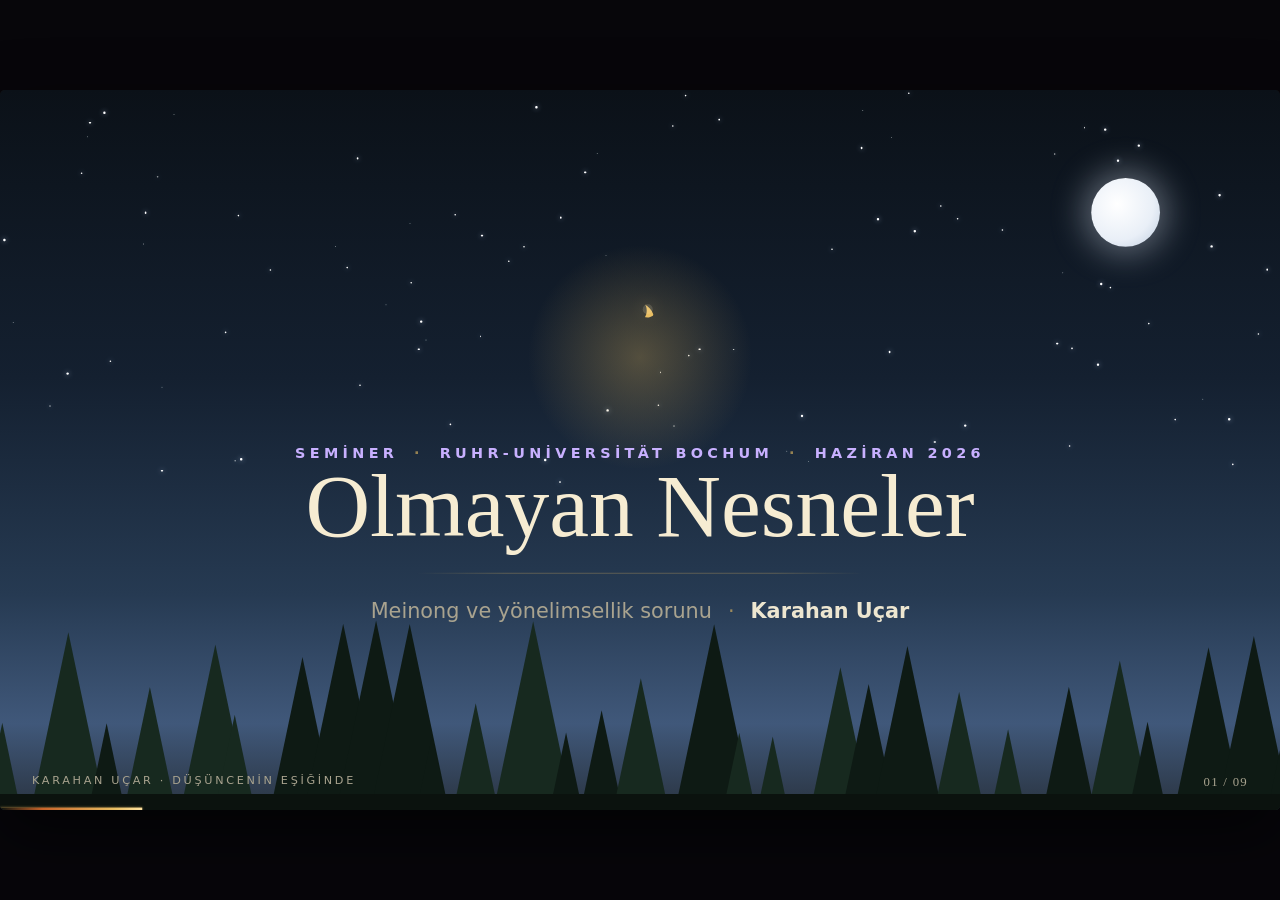
<file: .claude/skills/karahan-tasarim/assets/sunum-sablonu.html>
<!DOCTYPE html>
<html lang="tr">
<head>
<meta charset="UTF-8">
<meta name="viewport" content="width=device-width, initial-scale=1">
<title>Olmayan Nesneler — Karahan Uçar</title>
<!-- Karahan Uçar sunum şablonu. Tek dosya; harici font/CDN yok. Logo aynı klasörde (logo-seffaf.svg / logo-seffaf-gunduz.svg).
     Tuşlar: → ← boşluk (ileri/geri) · Home/End · T (gece/gündüz) · F (tam ekran). Slaytlar 1600×900 tuvalde tasarlanır, ekrana ölçeklenir.
     Yeni slayt: bir <section class="slayt" data-tur="..."> kopyala. Türler: kapak · bolum · sahne · alinti · harita · kartlar · karsitlik · sozluk · kapanis -->
<style>
:root { --bg: #16120f; --bg-2: #211b16; --line: rgba(232,189,98,.22); --gold: #E8BD62; --gold-2: #FFE2A0; --gold-3: #FFE7A8; --ivory: #EDE6D0; --ivory-2: #f6ecd2; --muted: #A9A38F;
  --serif: "Iowan Old Style", "Palatino Linotype", Palatino, Georgia, serif; --sans: system-ui, -apple-system, "Segoe UI", Roboto, sans-serif; --vurgu: #C8B0FF; }
html.gunduz { --bg: #f5eddc; --bg-2: #ece0c7; --line: rgba(118,78,20,.24); --murekkep: #33506a; --gold: #764b0c; --gold-2: #8a5a14; --gold-3: #6b430c; --ivory: #2b2117; --ivory-2: #2b2117; --muted: #5e4e3a; --vurgu: #6a4aa8; }
@property --ang { syntax: "<angle>"; initial-value: 0deg; inherits: false; }
@property --sp { syntax: "<percentage>"; initial-value: -20%; inherits: false; }
* { box-sizing: border-box; margin: 0; padding: 0; }
html, body { height: 100%; background: #07060a; overflow: hidden; }
body { font: 26px/1.55 var(--sans); color: var(--ivory); }
html.gunduz body { background: #d8c9a8; }
.sahne { position: fixed; inset: 0; display: flex; align-items: center; justify-content: center; } /* flex: dar ekranda tuval ortada kalır (grid sola kaydırıyordu) */
.tuval { position: relative; width: 1600px; height: 900px; flex: none; transform-origin: 50% 50%; overflow: hidden; border-radius: 6px; background: var(--bg); box-shadow: 0 30px 80px rgba(0,0,0,.6); }
.slayt { position: absolute; inset: 0; padding: 110px 96px 90px; opacity: 0; visibility: hidden; transition: opacity .9s ease, transform 1.1s cubic-bezier(.2,.7,.2,1), filter 1s ease, visibility 0s linear 1.1s; transform: scale(.94); filter: blur(10px); }
.slayt.aktif { opacity: 1; visibility: visible; transform: none; filter: none; transition-delay: .15s, .15s, .15s, 0s; }
.slayt.gecmis { transform: scale(1.08); }
/* ortak metin */
.ust { font: 600 18px/1 var(--sans); letter-spacing: .3em; text-transform: uppercase; color: var(--vurgu); }
h1, h2 { font-family: var(--serif); font-weight: 500; color: var(--ivory-2); }
h1 { font-size: 112px; line-height: 1.02; }
h2 { font-size: 76px; line-height: 1.06; margin: 18px 0 22px; }
.aktif h1, .aktif h2 { animation: harf 1.4s .25s both cubic-bezier(.2,.7,.2,1); }
.aktif .ust, .aktif .yazi, .aktif .gel { animation: belir 1s .6s both; }
.aktif .gel2 { animation: belir 1s 1s both; }
@keyframes harf { from { opacity: 0; letter-spacing: .3em; filter: blur(8px); } to { opacity: 1; letter-spacing: 0; filter: blur(0); } }
@keyframes belir { from { opacity: 0; transform: translateY(14px); } }
.yazi { max-width: 760px; color: var(--muted); }
.yazi b { color: var(--ivory); font-weight: 600; }
.ayir { color: var(--gold); opacity: .6; margin-inline: .45em; }
.kor-cizgi { height: 2px; width: 560px; border-radius: 2px; margin: 26px 0; background: radial-gradient(ellipse 9% 260% at var(--sp) 50%, rgba(218,118,46,.75), rgba(170,66,28,.3) 55%, transparent 100%), linear-gradient(90deg, transparent, rgba(232,189,98,.22) 20%, rgba(232,189,98,.22) 80%, transparent); animation: korg 12s ease-in-out infinite; }
@keyframes korg { 0% { --sp: -20%; } 62%, 100% { --sp: 120%; } }
/* gök ve orman (kapak, kapanış) */
.gok { position: absolute; inset: 0; background: linear-gradient(#0b1118, #142030 40%, #263a52 70%, #40587a 88%, #2a3441); }
html.gunduz .gok { background: linear-gradient(#8fc3e8, #b6d8ef 40%, #d9e9ef 70%, #efe6cf); }
.yildiz { position: absolute; width: var(--b); height: var(--b); border-radius: 50%; background: #fff; box-shadow: 0 0 6px rgba(200,222,255,.8); animation: pir var(--t) ease-in-out var(--g) infinite; }
html.gunduz .yildiz { opacity: 0 !important; }
@keyframes pir { 0%, 100% { opacity: .2; transform: scale(.7); } 50% { opacity: 1; transform: scale(1.2); } }
.ay { position: absolute; right: 150px; top: 110px; width: 86px; height: 86px; border-radius: 50%; background: radial-gradient(circle at 38% 38%, #fff, #e9eff7 60%, #bccbde); box-shadow: 0 0 40px 10px rgba(232,241,255,.35); }
html.gunduz .ay { background: radial-gradient(circle at 42% 40%, #fffbe6, #ffe28a 45%, #f7b53f); box-shadow: 0 0 40px 14px rgba(255,214,110,.6); }
.orman { position: absolute; left: 0; right: 0; bottom: 0; height: 250px; }
.orman path { transform-box: fill-box; transform-origin: 50% 100%; animation: ruzgar var(--d) ease-in-out infinite alternate; }
@keyframes ruzgar { from { transform: rotate(-1.4deg); } to { transform: rotate(1.8deg); } }
.logo { position: relative; width: 170px; margin-bottom: 26px; }
.logo::before { content: ""; position: absolute; inset: -60%; border-radius: 50%; background: radial-gradient(closest-side, rgba(232,189,98,.3), rgba(232,189,98,.08) 55%, transparent 75%); animation: titre 3.4s ease-in-out infinite; }
.logo img { position: relative; width: 100%; display: block; transform-origin: 50% 90%; animation: alev 4.2s ease-in-out infinite; }
@keyframes titre { 0%, 100% { opacity: .75; transform: scale(.94); } 30% { opacity: 1; transform: scale(1.04); } 80% { opacity: .95; transform: scale(1.06); } }
@keyframes alev { 0%, 100% { transform: scale(1,1) skewX(0); } 25% { transform: scale(.985,1.02) skewX(.6deg); } 50% { transform: scale(1.01,.99) skewX(-.5deg); } }
.merkez { position: relative; height: 100%; display: flex; flex-direction: column; align-items: center; justify-content: center; text-align: center; }
.merkez .kor-cizgi { margin-inline: auto; }
.slogan { font: 500 20px/1 var(--serif); letter-spacing: .34em; color: var(--gold); }
/* bölüm */
.bolum-no { display: flex; align-items: center; gap: 28px; font: 500 150px/1 var(--serif); color: var(--gold); }
.bolum-no::after { content: ""; width: 160px; height: 2px; background: linear-gradient(90deg, var(--gold), transparent); }
.esik { position: relative; display: inline-block; margin-top: 40px; padding: 26px 40px; border-radius: 10px; font: italic 38px/1.35 var(--serif); color: var(--gold-3); }
.esik::before, .kart::before { content: ""; position: absolute; inset: -1px; border-radius: inherit; padding: 2px; pointer-events: none;
  background: conic-gradient(from var(--ang), transparent 0 45%, rgba(232,189,98,.35) 65%, var(--gold) 82%, var(--gold-2) 90%, transparent 96%);
  -webkit-mask: linear-gradient(#000 0 0) content-box, linear-gradient(#000 0 0); -webkit-mask-composite: xor; mask: linear-gradient(#000 0 0) content-box exclude, linear-gradient(#000 0 0); animation: dolan 5s linear infinite; }
@keyframes dolan { to { --ang: 360deg; } }
/* sahne: parıldayan nesneler + panel */
.cizim { position: absolute; right: 60px; top: 90px; width: 760px; height: 720px; }
.cizim svg { width: 100%; height: 100%; }
.nokta { position: absolute; left: calc(var(--x) * 1%); top: calc(var(--y) * 1%); translate: -50% -50%; display: flex; flex-direction: column; align-items: center; gap: 10px; background: none; border: 0; color: #f6ecd2; cursor: pointer; font: inherit; }
.halka { position: relative; width: 44px; height: 44px; border-radius: 50%; border: 2px solid var(--vurgu); background: radial-gradient(closest-side, rgba(255,226,160,.35), rgba(255,226,160,.06) 70%, transparent); box-shadow: 0 0 18px rgba(232,189,98,.45); transition: transform .35s; }
.halka::before, .halka::after { content: ""; position: absolute; inset: -1px; border-radius: 50%; border: 1px solid var(--vurgu); opacity: 0; animation: dalga 2.8s ease-out infinite; }
.halka::after { animation-delay: 1.4s; }
@keyframes dalga { 0% { transform: scale(1); opacity: .8; } 100% { transform: scale(2.4); opacity: 0; } }
.nokta:hover .halka, .nokta.secili .halka { transform: scale(1.18); box-shadow: 0 0 30px rgba(255,220,150,.8); }
.nokta-ad { font-size: 17px; letter-spacing: .06em; padding: 4px 16px; border-radius: 999px; background: rgba(12,9,7,.75); border: 1px solid rgba(232,189,98,.3); white-space: nowrap; }
.panel { position: absolute; left: 96px; bottom: 80px; width: 640px; padding: 30px 34px; border-radius: 18px; color: #efe6cf; background: linear-gradient(160deg, rgba(34,25,17,.94), rgba(14,10,8,.96)); border: 1px solid rgba(232,189,98,.35); box-shadow: 0 30px 60px rgba(0,0,0,.55); font-size: 22px; opacity: 0; transform: translateY(20px); transition: opacity .5s, transform .5s; pointer-events: none; }
.panel.acik { opacity: 1; transform: none; pointer-events: auto; }
.panel h3 { font: 500 34px/1.2 var(--serif); color: #f6ecd2; margin-bottom: 10px; }
.pn-ust { font-size: 14px; letter-spacing: .24em; text-transform: uppercase; color: var(--vurgu); margin-bottom: 6px; }
/* alıntı */
.alinti { position: absolute; left: 96px; right: 96px; top: 50%; transform: translateY(-50%); }
.al-metin { font: italic 500 64px/1.25 var(--serif); color: var(--gold-3); min-height: 2.5em; }
.al-metin i { font-style: normal; color: var(--vurgu); animation: imlec 1s steps(1) infinite; }
@keyframes imlec { 50% { opacity: 0; } }
.al-ceviri { margin-top: 18px; font-size: 28px; color: var(--ivory); }
.al-kaynak { margin-top: 10px; font-size: 17px; letter-spacing: .16em; text-transform: uppercase; color: var(--gold); }
.harfi { display: inline-block; white-space: pre; }
/* harita */
.kagit { position: absolute; left: 96px; right: 96px; top: 290px; bottom: 90px; border-radius: 14px; background: radial-gradient(ellipse 70% 60% at 50% 45%, #f1e3c2, #e2cc9c 70%, #c9ad76); box-shadow: inset 0 0 50px rgba(90,55,20,.45), inset 0 0 0 1px rgba(90,55,20,.5), 0 14px 30px rgba(0,0,0,.45); }
.kagit svg { position: absolute; inset: 0; width: 100%; height: 100%; }
.yol { stroke-dasharray: 9 9; }
.maske { stroke-dasharray: 1; stroke-dashoffset: 1; }
.aktif .maske { animation: ciz 2.6s .4s cubic-bezier(.5,0,.3,1) forwards; }
@keyframes ciz { to { stroke-dashoffset: 0; } }
.durak { position: absolute; translate: -50% -50%; display: flex; flex-direction: column; align-items: center; background: none; border: 0; cursor: pointer; font: inherit; color: #2e1c08; }
.muhur { width: 40px; height: 40px; border-radius: 50%; display: grid; place-items: center; font: 600 18px/1 var(--serif); color: #fff3d6; background: radial-gradient(circle at 38% 32%, #c0503a, #7a1e12 70%); box-shadow: 0 0 0 3px rgba(255,240,210,.6), 0 3px 6px rgba(60,20,10,.5); transition: transform .3s, box-shadow .3s; }
.durak.secili .muhur { transform: scale(1.25); box-shadow: 0 0 0 3px #fff3d6, 0 0 0 7px rgba(192,80,58,.35), 0 0 22px rgba(255,160,60,.8); }
.durak.gecildi .muhur { background: radial-gradient(circle at 38% 32%, #b88a3a, #6a4a18 70%); }
.etiket { position: absolute; top: 46px; width: 200px; text-align: center; line-height: 1.2; }
.durak.yukari .etiket { top: auto; bottom: 46px; }
.etiket b { display: block; font-size: 15px; letter-spacing: .08em; color: #7a1e12; }
.etiket span { font: 500 19px/1.2 var(--serif); }
.durak-acik { position: absolute; left: 96px; right: 96px; top: 222px; font-size: 24px; color: var(--muted); min-height: 80px; }
.durak-acik b { color: var(--gold-3); font: 500 30px var(--serif); margin-inline-end: 14px; }
/* kartlar */
.kartlar { display: grid; grid-template-columns: repeat(3, 1fr); gap: 30px; margin-top: 40px; }
.kart { position: relative; padding: 34px 32px; border-radius: 14px; background: var(--bg-2); border: 1px solid var(--line); font-size: 22px; color: var(--muted); }
.kart::before { opacity: 0; transition: opacity .4s; animation-duration: 2.6s; }
.kart:hover::before { opacity: 1; }
.kart .tur { font-size: 14px; letter-spacing: .22em; text-transform: uppercase; color: var(--gold); }
.kart h3 { font: 500 34px/1.2 var(--serif); color: var(--ivory-2); margin: 10px 0 12px; }
.kart .no { position: absolute; top: 18px; right: 24px; font: 500 52px/1 var(--serif); color: rgba(232,189,98,.16); }
.aktif .kart { animation: belir .9s both; }
.aktif .kart:nth-child(2) { animation-delay: .25s; } .aktif .kart:nth-child(3) { animation-delay: .5s; }
/* karşıtlık */
.karsit { display: grid; grid-template-columns: 1fr 2px 1fr; gap: 60px; margin-top: 50px; }
.karsit > div:nth-child(2) { background: linear-gradient(transparent, var(--gold), transparent); }
.karsit h3 { font: 500 42px/1.2 var(--serif); color: var(--gold-3); margin-bottom: 14px; }
.karsit p { color: var(--muted); font-size: 25px; }
/* sözlük */
.terimler { display: grid; grid-template-columns: repeat(2, 1fr); gap: 24px 40px; margin-top: 40px; }
.terim { padding: 22px 26px; border-radius: 12px; border: 1px solid var(--line); background: rgba(255,240,200,.03); }
.terim h3 { font: 500 34px/1.2 var(--serif); color: var(--gold-3); }
.terim em { font: italic 19px var(--serif); color: var(--muted); }
.terim p { font-size: 21px; color: var(--ivory); opacity: .85; margin-top: 6px; }
/* çerçeve öğeleri */
.ilerleme { position: absolute; left: 0; bottom: 0; height: 3px; width: 100%; transform-origin: 0 50%; background: linear-gradient(90deg, rgba(170,66,28,0), #c8642a 30%, var(--gold) 80%, var(--gold-2)); box-shadow: 0 0 10px rgba(232,189,98,.55); transition: transform .8s ease; z-index: 5; }
.sayfa { position: absolute; right: 40px; bottom: 26px; font: 500 16px var(--serif); letter-spacing: .1em; color: var(--muted); z-index: 5; }
.imza { position: absolute; left: 40px; bottom: 26px; font-size: 14px; letter-spacing: .24em; text-transform: uppercase; color: var(--muted); z-index: 5; }
@media (prefers-reduced-motion: reduce) { *, *::before, *::after { animation: none !important; transition: none !important; } .maske { stroke-dashoffset: 0; } }
/* Kendini çizen logo (standart) */
.logo-cizen svg { width: 100%; display: block; overflow: visible; }
.logo-cizen .lc-uc { filter: drop-shadow(0 0 70px #ffd890); opacity: 0; }
.logo-cizen.bitti svg { animation: alev 4.2s ease-in-out infinite; transform-origin: 50% 90%; filter: drop-shadow(0 0 14px rgba(232, 189, 98, .55)); }
@media (prefers-reduced-motion: reduce) { .logo-cizen.bitti svg { animation: none; } }
</style>
</head>
<body>
<div class="sahne"><div class="tuval" id="tuval">

  <!-- 1 · KAPAK -->
  <section class="slayt" data-tur="kapak">
    <div class="gok"><div class="yildizlar"></div><div class="ay"></div>
      <svg class="orman" viewBox="0 0 1600 250" preserveAspectRatio="none"></svg></div>
    <div class="merkez">
      <div class="logo logo-cizen" role="img" aria-label="Karahan Uçar logosu"><svg class="logo-ciz" viewBox="0 0 1254 1254" ><defs><mask id="LC-sol" maskUnits="userSpaceOnUse" x="0" y="0" width="1254" height="1254"><path class="lc-kalem" data-seg="s1" d="M688 152 C712 212 712 282 652 356 C600 410 490 450 420 530 C352 610 332 700 372 780 C404 846 460 888 526 916" fill="none" stroke="#fff" stroke-width="150" stroke-linecap="round" stroke-linejoin="round"/></mask><mask id="LC-sag" maskUnits="userSpaceOnUse" x="0" y="0" width="1254" height="1254"><path class="lc-kalem" data-seg="s2" d="M716 924 C800 896 886 836 912 750 C936 668 902 590 850 540 C806 496 762 468 716 452" fill="none" stroke="#fff" stroke-width="150" stroke-linecap="round" stroke-linejoin="round"/></mask><mask id="LC-govde" maskUnits="userSpaceOnUse" x="0" y="0" width="1254" height="1254"><path class="lc-kalem" data-seg="s3" d="M626 446 L626 985" fill="none" stroke="#fff" stroke-width="150" stroke-linecap="butt" stroke-linejoin="round"/><path class="lc-kalem" data-seg="s4" d="M546 1046 L712 1046" fill="none" stroke="#fff" stroke-width="150" stroke-linecap="round" stroke-linejoin="round"/></mask></defs><g class="lc-yollar" fill="none" stroke="none"><path data-seg="s1" d="M688 152 C712 212 712 282 652 356 C600 410 490 450 420 530 C352 610 332 700 372 780 C404 846 460 888 526 916"/><path data-seg="g1" d="M526 916 C570 930 670 934 716 924"/><path data-seg="s2" d="M716 924 C800 896 886 836 912 750 C936 668 902 590 850 540 C806 496 762 468 716 452"/><path data-seg="g2" d="M716 452 C690 444 650 440 626 446"/><path data-seg="s3" d="M626 446 L626 985"/><path data-seg="g3" d="M626 985 C600 1010 570 1030 546 1046"/><path data-seg="s4" d="M546 1046 L712 1046"/></g><path d="M521.5,928.54 C460.61,914.05 408.37,885.5 366.92,844.07 C266.74,743.95 264.28,620.33 360.29,511.33 C397.94,468.58 433.27,440.98 518.5,387.71 C549.74,368.18 581.23,347.16 597.5,334.96 C664.27,284.92 690.4,244.4 688.73,193.5 C688.12,174.79 685.81,165.64 676.28,144.06 C675.51,142.33 684.53,148.56 695.5,157.35 C761.79,210.45 774.74,287.3 729.17,357.07 C702.55,397.81 671.31,423.54 574.5,484.47 C509.55,525.34 482.59,544.82 460,567.16 C403.95,622.58 387.6,694.64 414.54,767.53 C434.71,822.11 474.3,869.49 533.57,909.96 C548.46,920.13 551.21,924.64 545.69,929.83 C542.53,932.79 538.45,932.57 521.5,928.54 Z" fill="#E8BD62" mask="url(#LC-sol)"/><path d="M705.56,929.78 C701.52,924.01 704.49,919.2 716.26,912.43 C750.14,892.94 781.56,865.09 805.86,833 C863.09,757.43 873.79,667.62 835,588.5 C811.06,539.69 762.46,488.57 715.72,463.04 C705.29,457.34 702.62,452.3 707.04,446.67 C709.94,442.98 714.07,442.56 728.85,444.44 C803.1,453.89 882.99,507.02 924.87,574.79 C962.13,635.1 970.15,703.83 946.93,764.03 C915.04,846.71 827.55,912.74 726.46,930.43 C713.33,932.72 707.49,932.54 705.56,929.78 Z" fill="#E8BD62" mask="url(#LC-sag)"/><path d="M528.45,1058.63 C525,1053.71 527.2,1049.89 536.63,1044.42 C554.39,1034.1 565.05,1018.44 569.66,995.91 C571.24,988.16 571.42,970.14 571.94,766.5 L572.5,545.5 L575.12,538.76 C582.37,520.14 596.84,504.08 628.56,479.46 C642.03,469.02 660.47,455.66 672.5,447.65 L679.5,442.99 L680.07,715.24 C680.47,905.02 680.97,989.01 681.72,992.5 C686.36,1013.9 690.56,1022.63 701.47,1033.51 C706.38,1038.41 711.93,1042.81 715.74,1044.82 C722.35,1048.3 724,1050.23 724,1054.5 C724,1061.28 732.59,1060.74 625.99,1060.72 L529.91,1060.71 L528.45,1058.63 Z" fill="#E8BD62" mask="url(#LC-govde)"/><circle class="lc-uc" cx="688" cy="152" r="46" fill="#fff3c8"/></svg></div>
      <p class="ust">Seminer <span class="ayir">·</span> Ruhr-Universität Bochum <span class="ayir">·</span> Haziran 2026</p>
      <h1>Olmayan Nesneler</h1>
      <div class="kor-cizgi"></div>
      <p class="yazi" style="max-width:none">Meinong ve yönelimsellik sorunu <span class="ayir">·</span> <b>Karahan Uçar</b></p>
    </div>
  </section>

  <!-- 2 · BÖLÜM AÇILIŞI -->
  <section class="slayt" data-tur="bolum" style="--vurgu:#E8BD62">
    <p class="bolum-no gel">I</p>
    <h2>Sorun</h2>
    <p class="esik gel2">Var olmayan bir şeyi nasıl düşünebiliriz?</p>
  </section>

  <!-- 3 · SAHNE: parıldayan nesneler (anlatırken tek tek aç) -->
  <section class="slayt" data-tur="sahne">
    <p class="ust">Meinong · Nesne kuramı · 1904</p>
    <h2>Altın dağ ve<br>yuvarlak kare</h2>
    <p class="yazi">Her düşünce <b>bir şeye</b> yönelir. Peki o şey yoksa? Nesnelerin arasında dolaş: her birinin yanında bir soru var.</p>
    <div class="cizim">
      <svg viewBox="0 0 760 720"><defs><radialGradient id="dg"><stop offset="0" stop-color="#ffe7a8"/><stop offset="1" stop-color="#b8862a"/></radialGradient><radialGradient id="hl"><stop offset="0" stop-color="#C8B0FF" stop-opacity=".35"/><stop offset="1" stop-color="#C8B0FF" stop-opacity="0"/></radialGradient></defs>
        <circle cx="380" cy="330" r="330" fill="url(#hl)"/>
        <path d="M60 560L230 250L300 350L380 200L520 440L600 360L720 560Z" fill="url(#dg)" opacity=".9"/><path d="M230 250L260 300L300 350M380 200L420 280" stroke="#fff4c8" stroke-width="3" fill="none" opacity=".7"/>
        <g transform="translate(560 170)"><rect x="-70" y="-70" width="140" height="140" rx="70" fill="none" stroke="#C8B0FF" stroke-width="4"><animate attributeName="rx" values="0;70;0" dur="6s" repeatCount="indefinite"/></rect></g>
        <path d="M40 600H720" stroke="rgba(232,189,98,.3)" stroke-width="2"/></svg>
      <button class="nokta" style="--x:50;--y:30" data-panel="0"><span class="halka"></span><span class="nokta-ad">Altın dağ</span></button>
      <button class="nokta" style="--x:74;--y:24" data-panel="1"><span class="halka"></span><span class="nokta-ad">Yuvarlak kare</span></button>
      <button class="nokta" style="--x:24;--y:62" data-panel="2"><span class="halka"></span><span class="nokta-ad">Sosein</span></button>
    </div>
    <div class="panel"><p class="pn-ust"></p><div class="pn-ic"></div></div>
    <template class="paneller">
      <div data-ad="Altın dağ"><h3>Var olmayan ama tutarlı</h3><p>Altın dağ yoktur; ama altındır ve dağdır. Meinong'a göre "olmak" ile "böyle olmak" ayrıdır.</p></div>
      <div data-ad="Yuvarlak kare"><h3>İmkânsız bile olsa</h3><p>Yuvarlak kare çelişkilidir, yine de düşünceye konu olur: hem yuvarlak hem kare olan bir nesne.</p></div>
      <div data-ad="Sosein"><h3>Böyle-olma</h3><p>Bir nesnenin nitelikleri (Sosein), onun var olup olmamasından (Sein) bağımsızdır.</p></div>
    </template>
  </section>

  <!-- 4 · ALINTI: harf harf yazılır, sonra yanıp kül olur -->
  <section class="slayt" data-tur="alinti" style="--vurgu:#F09A4A">
    <p class="ust">Üç ses</p>
    <div class="alinti"><p class="al-metin"></p><p class="al-ceviri"></p><p class="al-kaynak"></p></div>
    <script type="application/json" class="sozler">[
      { "metin": "Es gibt Gegenstände, von denen gilt, daß es dergleichen Gegenstände nicht gibt.", "ceviri": "Öyle nesneler vardır ki, onlar için böyle nesnelerin olmadığı doğrudur.", "kaynak": "Alexius Meinong · Über Gegenstandstheorie · 1904" },
      { "metin": "The present King of France is bald.", "ceviri": "Fransa'nın şimdiki kralı keldir.", "kaynak": "Bertrand Russell · On Denoting · 1905" },
      { "metin": "To be is to be the value of a variable.", "ceviri": "Var olmak, bir değişkenin değeri olmaktır.", "kaynak": "W. V. O. Quine · On What There Is · 1948" }
    ]</script>
  </section>

  <!-- 5 · HARİTA -->
  <section class="slayt" data-tur="harita">
    <p class="ust">Tartışmanın haritası</p>
    <h2 style="font-size:60px;margin-bottom:0">Brentano'dan bugüne</h2>
    <p class="durak-acik"></p>
    <div class="kagit"></div>
    <script type="application/json" class="duraklar">[
      { "yil": "1874", "ad": "Brentano", "metin": "Yönelimsellik: her zihinsel edim bir nesneye yönelir." },
      { "yil": "1904", "ad": "Meinong", "metin": "Nesne kuramı: var olmayan nesneler de nesnedir." },
      { "yil": "1905", "ad": "Russell", "metin": "Betimlemeler kuramı: olmayan nesnelerden mantıkla kurtulmak." },
      { "yil": "1948", "ad": "Quine", "metin": "Ontolojik bağlanma: 'Ne var?' sorusunun ölçütü." },
      { "yil": "1980", "ad": "Parsons", "metin": "Meinongçuluğun biçimsel dönüşü: çekirdek ve ek nitelikler." },
      { "yil": "1983", "ad": "Zalta", "metin": "Soyut nesneler kuramı: örneklemek ve kodlamak." },
      { "yil": "2005", "ad": "Priest", "metin": "Hiçbir Şeye Doğru: gerçeklik dışı dünyalar." },
      { "yil": "Bugün", "ad": "Yeni Meinongçuluk", "metin": "Kurgusal karakterler, imkânsız nesneler ve yönelimsellik." }
    ]</script>
  </section>

  <!-- 6 · KARTLAR -->
  <section class="slayt" data-tur="kartlar">
    <p class="ust">Üç yanıt</p>
    <h2>Olmayan nesneye ne olur?</h2>
    <div class="kartlar">
      <article class="kart"><span class="no">01</span><p class="tur">Kabul</p><h3>Meinongçuluk</h3><p>Her düşüncenin bir nesnesi vardır; bazı nesneler yoktur.</p></article>
      <article class="kart"><span class="no">02</span><p class="tur">İndirgeme</p><h3>Russell</h3><p>"Altın dağ" bir ad değil, gizli bir betimlemedir.</p></article>
      <article class="kart"><span class="no">03</span><p class="tur">Yeniden kurma</p><h3>Yeni Meinongçular</h3><p>Nitelik türlerini ayırarak çelişkiden kaçınmak.</p></article>
    </div>
  </section>

  <!-- 7 · KARŞITLIK -->
  <section class="slayt" data-tur="karsitlik">
    <p class="ust">Tez <span class="ayir">·</span> Antitez</p>
    <h2>İki kuram</h2>
    <div class="karsit">
      <div><h3>Nesne kuramı</h3><p>Olmak ile böyle-olmak ayrıdır; düşünce yoklara da uzanır.</p></div><div></div>
      <div><h3>Betimlemeler kuramı</h3><p>Ontoloji sade kalır; anlam mantıksal biçimde çözülür.</p></div>
    </div>
  </section>

  <!-- 8 · SÖZLÜKÇE -->
  <section class="slayt" data-tur="sozluk">
    <p class="ust">Sözlükçe</p>
    <h2>Dört terim</h2>
    <div class="terimler">
      <div class="terim"><h3>Yönelimsellik</h3><em>Lat. intendere, yönelmek</em><p>Zihinsel durumların bir şeye ilişkin olması.</p></div>
      <div class="terim"><h3>Olmayan nesne</h3><em>Alm. nichtseiender Gegenstand</em><p>Düşünülebilen ama var olmayan nesne.</p></div>
      <div class="terim"><h3>Sosein</h3><em>Alm. böyle-olma</em><p>Bir nesnenin nitelikleri; varlığından bağımsız.</p></div>
      <div class="terim"><h3>Ontolojik bağlanma</h3><em>İng. ontological commitment</em><p>Bir kuramın var saymak zorunda olduğu şeyler.</p></div>
    </div>
  </section>

  <!-- 9 · KAPANIŞ -->
  <section class="slayt" data-tur="kapanis">
    <div class="gok"><div class="yildizlar"></div><svg class="orman" viewBox="0 0 1600 250" preserveAspectRatio="none"></svg></div>
    <div class="merkez">
      <div class="logo" style="width:120px"><img src="logo-seffaf.svg" data-gunduz="logo-seffaf-gunduz.svg" alt=""></div>
      <h1 style="font-size:96px">Teşekkürler</h1>
      <div class="kor-cizgi"></div>
      <p class="yazi" style="max-width:none">karahanucar.com <span class="ayir">·</span> PhilPeople <span class="ayir">·</span> YouTube</p>
      <p class="slogan" style="margin-top:40px">MERAK · AKIL · ANLAM</p>
    </div>
  </section>

  <div class="ilerleme"></div><p class="sayfa"></p><p class="imza">Karahan Uçar · Düşüncenin Eşiğinde</p>
</div></div>

<script>
(function () {
  var tuval = document.getElementById("tuval"), S = [].slice.call(tuval.querySelectorAll(".slayt")), i = 0;
  var azalt = matchMedia("(prefers-reduced-motion: reduce)").matches;
  function olcek() { var k = Math.min(innerWidth / 1600, innerHeight / 900); tuval.style.transform = "scale(" + k + ")"; }
  addEventListener("resize", olcek); olcek();

  /* gök: yıldızlar ve rüzgârda sallanan çamlar */
  tuval.querySelectorAll(".yildizlar").forEach(function (y) {
    for (var n = 0; n < 90; n++) { var s = document.createElement("i"); s.className = "yildiz"; s.style.cssText = "left:" + (Math.random() * 100) + "%;top:" + (Math.random() * 55) + "%;--b:" + (1 + Math.random() * 2).toFixed(1) + "px;--t:" + (2 + Math.random() * 4).toFixed(1) + "s;--g:-" + (Math.random() * 5).toFixed(1) + "s"; y.appendChild(s); }
  });
  tuval.querySelectorAll(".orman").forEach(function (o) {
    var s = "";
    for (var x = -20; x < 1620; x += 38 + Math.random() * 40) { var h = 90 + Math.random() * 150, w = h * .42; s += '<path style="--d:' + (4 + Math.random() * 4).toFixed(1) + 's" d="M' + x + ' 250L' + (x + w / 2) + " " + (250 - h) + "L" + (x + w) + ' 250Z" fill="' + (Math.random() < .5 ? "#0e1a14" : "#17291f") + '"/>'; }
    o.innerHTML = s + '<rect y="230" width="1600" height="20" fill="#0b120e"/>';
  });

  /* sahne slaytı: parıldayan nesne → panel */
  tuval.querySelectorAll('[data-tur="sahne"]').forEach(function (sl) {
    var P = [].slice.call(sl.querySelector(".paneller").content.children), panel = sl.querySelector(".panel");
    sl.addEventListener("click", function (e) {
      var n = e.target.closest(".nokta"); if (!n) return; e.stopPropagation();
      var p = P[+n.dataset.panel];
      sl.querySelectorAll(".nokta").forEach(function (x) { x.classList.toggle("secili", x === n); });
      panel.querySelector(".pn-ust").textContent = p.dataset.ad; panel.querySelector(".pn-ic").innerHTML = p.innerHTML; panel.classList.add("acik");
    });
  });

  /* alıntı: harf harf yazılır, 9 sn sonra yanıp kül olur, yenisi doğar */
  function alintiBaslat(sl) {
    if (sl._z) return;
    var L = JSON.parse(sl.querySelector(".sozler").textContent), k = 0, m = sl.querySelector(".al-metin"), c = sl.querySelector(".al-ceviri"), y = sl.querySelector(".al-kaynak");
    function yaz(s) { m.textContent = ""; c.textContent = s.ceviri; y.textContent = s.kaynak; var n = 0; (function adim() { m.innerHTML = s.metin.slice(0, ++n).replace(/&/g, "&amp;").replace(/</g, "&lt;") + "<i>▍</i>"; if (n < s.metin.length) setTimeout(adim, 40 + Math.random() * 40); })(); }
    function kul(sonra) {
      var t = m.textContent.replace("▍", ""); m.textContent = "";
      var son = 0;
      Array.from(t).forEach(function (ch, j) { var sp = document.createElement("span"); sp.className = "harfi"; sp.textContent = ch; m.appendChild(sp);
        var g = j * 25 + Math.random() * 300; son = Math.max(son, g + 1700);
        sp.animate([{ color: "#FFE7A8" }, { color: "#ff9a3a", textShadow: "0 0 12px #ff6a1a", offset: .2 }, { color: "#8a3a1a", offset: .4 }, { color: "#5a5550", transform: "none", opacity: 1, offset: .55 }, { color: "#3a3835", transform: "translate(" + ((Math.random() - .5) * 40) + "px," + (60 + Math.random() * 90) + "px) rotate(" + ((Math.random() - .5) * 120) + "deg) scale(.6)", opacity: 0 }], { duration: 1700, delay: g, easing: "ease-in", fill: "forwards" }); });
      [c, y].forEach(function (x) { x.animate([{ opacity: 1 }, { opacity: 0 }], { duration: 900, fill: "forwards" }); });
      setTimeout(function () { c.getAnimations().concat(y.getAnimations()).forEach(function (a) { a.cancel(); }); sonra(); }, son + 200);
    }
    yaz(L[0]);
    if (!azalt) sl._z = setInterval(function () { if (!sl.classList.contains("aktif")) return; k = (k + 1) % L.length; kul(function () { yaz(L[k]); }); }, 9000);
  }

  /* harita: duraklar yol boyunca; yolcu ışık seçilen durağa yürür */
  function haritaKur(sl) {
    if (sl._h) return; sl._h = 1;
    var D = JSON.parse(sl.querySelector(".duraklar").textContent), kagit = sl.querySelector(".kagit"), W = 1408, H = 520, n = D.length;
    var P = D.map(function (d, j) { return [90 + j * ((W - 180) / (n - 1)), H / 2 + (j % 2 ? 1 : -1) * (100 + 18 * Math.sin(j * 1.9))]; });
    var yol = "M" + P[0].join(" ");
    for (var j = 0; j < n - 1; j++) { var a = P[Math.max(0, j - 1)], b = P[j], c = P[j + 1], d = P[Math.min(n - 1, j + 2)]; yol += "C" + (b[0] + (c[0] - a[0]) / 6) + " " + (b[1] + (c[1] - a[1]) / 6) + " " + (c[0] - (d[0] - b[0]) / 6) + " " + (c[1] - (d[1] - b[1]) / 6) + " " + c[0] + " " + c[1]; }
    kagit.innerHTML = '<svg viewBox="0 0 ' + W + " " + H + '"><defs><mask id="hm"><path class="maske" d="' + yol + '" pathLength="1" fill="none" stroke="#fff" stroke-width="24"/></mask><radialGradient id="yg"><stop offset="0" stop-color="#fff2c0"/><stop offset=".4" stop-color="#ffb040" stop-opacity=".8"/><stop offset="1" stop-color="#ff8a20" stop-opacity="0"/></radialGradient></defs>' +
      '<g transform="translate(' + (W - 90) + ' 80)" opacity=".6"><circle r="40" fill="none" stroke="#6a4a24"/><path d="M0 -46L7 0L0 46L-7 0Z" fill="#8a2a1a"/><path d="M-46 0L0 -6L46 0L0 6Z" fill="#6a4a24"/></g>' +
      '<path class="yol" d="' + yol + '" fill="none" stroke="#8a2a1a" stroke-width="3" mask="url(#hm)"/><g class="yolcu"><circle r="20" fill="url(#yg)"/><circle r="6" fill="#fff6d8" stroke="#8a2a1a" stroke-width="2"/></g></svg>' +
      D.map(function (d, j) { return '<button class="durak' + (j % 2 ? "" : " yukari") + '" data-i="' + j + '" style="left:' + (P[j][0] / W * 100) + "%;top:" + (P[j][1] / H * 100) + '%"><span class="muhur">' + (j + 1) + '</span><span class="etiket"><b>' + d.yil + "</b><span>" + d.ad + "</span></span></button>"; }).join("");
    var yolEl = kagit.querySelector(".yol"), L = yolEl.getTotalLength(), uz = P.map(function (p) { var en = 1e9, u = 0; for (var l = 0; l <= L; l += 4) { var q = yolEl.getPointAtLength(l), dd = (q.x - p[0]) * (q.x - p[0]) + (q.y - p[1]) * (q.y - p[1]); if (dd < en) { en = dd; u = l; } } return u; });
    var yc = kagit.querySelector(".yolcu"), konum = 0, ac = sl.querySelector(".durak-acik");
    function sec(j) {
      kagit.querySelectorAll(".durak").forEach(function (b, k) { b.classList.toggle("secili", k === j); b.classList.toggle("gecildi", k < j); });
      ac.innerHTML = "<b>" + D[j].ad + "</b>" + D[j].metin;
      var bas = konum, hedef = uz[j], t0 = performance.now(), sure = azalt ? 1 : 1200;
      (function adim(t) { var k = Math.min(1, (t - t0) / sure), e = k < .5 ? 2 * k * k : 1 - Math.pow(-2 * k + 2, 2) / 2; konum = bas + (hedef - bas) * e; var q = yolEl.getPointAtLength(konum); yc.setAttribute("transform", "translate(" + q.x + " " + q.y + ")"); if (k < 1) requestAnimationFrame(adim); })(t0);
    }
    kagit.addEventListener("click", function (e) { var b = e.target.closest(".durak"); if (b) { e.stopPropagation(); sec(+b.dataset.i); } });
    var p0 = yolEl.getPointAtLength(0); yc.setAttribute("transform", "translate(" + p0.x + " " + p0.y + ")");
    setTimeout(function () { sec(0); }, azalt ? 0 : 1800);
  }

  /* gezinme */
  function git(j) {
    j = Math.max(0, Math.min(S.length - 1, j));
    S.forEach(function (s, k) { s.classList.toggle("aktif", k === j); s.classList.toggle("gecmis", k < j); });
    i = j;
    var sl = S[j];
    if (sl.dataset.tur === "alinti") alintiBaslat(sl);
    if (sl.dataset.tur === "harita") haritaKur(sl);
    tuval.querySelector(".ilerleme").style.transform = "scaleX(" + ((j + 1) / S.length) + ")";
    tuval.querySelector(".sayfa").textContent = String(j + 1).padStart(2, "0") + " / " + String(S.length).padStart(2, "0");
    history.replaceState(null, "", "#" + (j + 1));
  }
  addEventListener("keydown", function (e) {
    if (["ArrowRight", "PageDown", " "].indexOf(e.key) > -1) { git(i + 1); e.preventDefault(); }
    else if (["ArrowLeft", "PageUp"].indexOf(e.key) > -1) git(i - 1);
    else if (e.key === "Home") git(0); else if (e.key === "End") git(S.length - 1);
    else if (e.key === "t" || e.key === "T") { var g = document.documentElement.classList.toggle("gunduz"); document.querySelectorAll("img[data-gunduz]").forEach(function (im) { if (!im.dataset.gece) im.dataset.gece = im.getAttribute("src"); im.src = g ? im.dataset.gunduz : im.dataset.gece; }); }
    else if (e.key === "f" || e.key === "F") { if (document.fullscreenElement) document.exitFullscreen(); else document.documentElement.requestFullscreen(); }
  });
  tuval.addEventListener("click", function (e) { if (e.target.closest("button, a, .panel")) return; var r = tuval.getBoundingClientRect(); git(e.clientX > r.left + r.width / 3 ? i + 1 : i - 1); });
  git((parseInt(location.hash.slice(1), 10) || 1) - 1);
})();
</script>
<script>
/* Kendini çizen logo — Karahan Uçar tasarım dili standardı.
   Sayfadaki her .logo-cizen (içinde logo-cizen.svg.html'deki SVG) görünür olduğunda çizilir; bir sunum slaytındaysa slayt "aktif" olunca yeniden çizilir.
   Sıra: tepeden sol hilal aşağı iner → kalem ucu alttan sağa geçer (bir şey çizmeden, aşağı inmeden) → sağ hilal yukarı çıkıp içeri kıvrılır
   → gövde aşağı iner → en son alttaki taban işareti soldan sağa tamamlanır. Süre 4,2 sn; bitince logo alev gibi titrer (.bitti). */
(function () {
  var azalt = window.matchMedia("(prefers-reduced-motion: reduce)").matches, sayac = 0;
  function kur(kap) {
    var svg = kap.querySelector("svg"); if (!svg || kap._lc) return; kap._lc = 1;
    var on = "lc" + (++sayac) + "-";
    svg.querySelectorAll("mask[id]").forEach(function (m) { var eski = m.id, yeni = on + eski.replace(/^LC-|^lc-/, ""); m.id = yeni; svg.querySelectorAll('[mask="url(#' + eski + ')"]').forEach(function (p) { p.setAttribute("mask", "url(#" + yeni + ")"); }); });
    var uc = svg.querySelector(".lc-uc");
    var Y = [].slice.call(svg.querySelectorAll(".lc-yollar path")).map(function (p) { return { yol: p, L: p.getTotalLength(), kalem: svg.querySelector('.lc-kalem[data-seg="' + p.dataset.seg + '"]') }; });
    var TOP = Y.reduce(function (a, y) { return a + y.L; }, 0), calis = false;
    Y.forEach(function (y) { if (y.kalem) y.kalem.style.strokeDasharray = y.L.toFixed(1); });
    function goster(p) {
      var kalan = TOP * p, uj = null;
      Y.forEach(function (y) { var q = Math.max(0, Math.min(1, kalan / y.L)); if (y.kalem) y.kalem.style.strokeDashoffset = (y.L * (1 - q)).toFixed(1); if (kalan > 0 && (kalan <= y.L || !uj)) uj = y.yol.getPointAtLength(Math.min(kalan, y.L)); kalan -= y.L; });
      if (uj) { uc.setAttribute("cx", uj.x.toFixed(1)); uc.setAttribute("cy", uj.y.toFixed(1)); }
      uc.style.opacity = p <= 0 || p >= 1 ? 0 : Math.min(1, p * 14, (1 - p) * 14).toFixed(2);
    }
    function ciz() {
      if (azalt) { goster(1); kap.classList.add("bitti"); return; }
      if (calis) return; calis = true; kap.classList.remove("bitti"); goster(0);
      var t0 = null;
      (function kare(t) { if (t0 === null) t0 = t; var x = Math.min(1, (t - t0) / 4200), p = x < .5 ? 2 * x * x : 1 - Math.pow(-2 * x + 2, 2) / 2; goster(p); if (x < 1) requestAnimationFrame(kare); else { calis = false; kap.classList.add("bitti"); } })(performance.now());
    }
    goster(azalt ? 1 : 0);
    var slayt = kap.closest(".slayt");
    if (slayt) {
      if (slayt.classList.contains("aktif")) setTimeout(ciz, 700);
      new MutationObserver(function () { if (slayt.classList.contains("aktif")) setTimeout(ciz, 500); }).observe(slayt, { attributes: true, attributeFilter: ["class"] });
    } else if ("IntersectionObserver" in window) {
      var io = new IntersectionObserver(function (g) { if (g[0].isIntersecting) { io.disconnect(); setTimeout(ciz, 350); } }, { threshold: .6 }); io.observe(kap);
    } else ciz();
    kap.addEventListener("pointerenter", function () { if (kap.classList.contains("bitti")) ciz(); });
  }
  function hepsi() { document.querySelectorAll(".logo-cizen").forEach(kur); }
  if (document.readyState === "loading") document.addEventListener("DOMContentLoaded", hepsi); else hepsi();
})();
</script>
</body>
</html>
</file>
<file: karahanucar-com/css/style.css>
/* Karahan Uçar — kişisel/akademik site (TASLAK v0.1)
   Renkler kanal kimliğinden: koyu #181818, altın #E8BD62, fildişi. Harici font/CDN yok. */
:root {
  --bg: #16120f;   /* kanal koyusu #181818'in sıcak (ahşap/odun) tonlu hâli */
  --bg-2: #211b16;
  --line: rgba(232, 189, 98, .22);
  --gold: #E8BD62;
  --ivory: #EDE6D0;
  --muted: #A9A38F;
  --serif: "Iowan Old Style", "Palatino Linotype", Palatino, Georgia, serif;
  --sans: system-ui, -apple-system, "Segoe UI", Roboto, sans-serif;
  --wrap: 68rem;
}
* { box-sizing: border-box; margin: 0; padding: 0; }
html { scroll-behavior: smooth; }
body { background: var(--bg); color: var(--ivory); font: 1.0625rem/1.7 var(--sans); }
::selection { background: var(--gold); color: var(--bg); }
a { color: var(--gold); text-decoration-thickness: 1px; text-underline-offset: 3px; }
a:hover { color: var(--ivory); }
:focus-visible { outline: 2px solid var(--gold); outline-offset: 3px; }
.wrap { width: min(var(--wrap), 100% - 2rem); margin-inline: auto; }

/* Üst menü */
.top { position: sticky; top: 0; z-index: 10; background: rgba(22, 18, 15, .92); backdrop-filter: blur(6px); border-bottom: 1px solid var(--line); }
.top .wrap { display: flex; align-items: center; justify-content: space-between; gap: 1rem; padding-block: .6rem; flex-wrap: wrap; }
.brand { display: flex; align-items: center; gap: .6rem; color: var(--ivory); text-decoration: none; font-family: var(--serif); letter-spacing: .04em; }
.brand img { width: 2rem; height: 2rem; border-radius: 6px; }
.top nav { display: flex; gap: 1.1rem; flex-wrap: wrap; font-size: .92rem; }
.top nav a { color: var(--muted); text-decoration: none; white-space: nowrap; }
@media (max-width: 40rem) {
  .top nav { flex-wrap: nowrap; overflow-x: auto; width: 100%; gap: .9rem; font-size: .85rem; scrollbar-width: none; }
  .top nav::-webkit-scrollbar { display: none; }
}
.top nav a { transition: color .3s ease; }
/* Üzerine gelince renk değiştirmekle kalmaz; parlayıp sönmeyi sürdürür */
.top nav a:hover, .top nav a:focus-visible { color: var(--gold); animation: parla 1.4s ease-in-out infinite; }
@keyframes parla {
  0%, 100% { color: #9a7c3e; text-shadow: 0 0 0 rgba(232, 189, 98, 0); }
  50% { color: #FFE7A8; text-shadow: 0 0 8px rgba(232, 189, 98, .95), 0 0 20px rgba(232, 189, 98, .55); }
}

/* Kahraman */
.hero { position: relative; overflow: hidden; padding: clamp(3rem, 9vw, 7rem) 0 calc(var(--orman-h, 12rem) + 1.5rem); text-align: center; border-bottom: 1px solid var(--line); }
.hero-in { position: relative; z-index: 1; }
#kor { position: absolute; inset: 0; width: 100%; height: 100%; pointer-events: none; }

/* Ateş gibi logo: arkada titreyen sıcak ışık + kenarlarda hafif ısı dalgalanması */
.flame-wrap { position: relative; width: clamp(6.5rem, 17vw, 10rem); margin: 0 auto 1.5rem; }
.flame-wrap::before { content: ""; position: absolute; inset: -55%; border-radius: 50%; background: radial-gradient(closest-side, rgba(232, 189, 98, .30), rgba(232, 189, 98, .08) 55%, transparent 75%); animation: titre 3.4s ease-in-out infinite; }
.flame { position: relative; display: block; width: 100%; height: auto; filter: url(#ates); transform-origin: 50% 90%; animation: alev 4.2s ease-in-out infinite; }
@keyframes titre { 0%, 100% { opacity: .75; transform: scale(.94); } 30% { opacity: 1; transform: scale(1.04); } 55% { opacity: .82; transform: scale(.98); } 80% { opacity: .95; transform: scale(1.06); } }
@keyframes alev { 0%, 100% { transform: scale(1, 1) skewX(0deg); } 25% { transform: scale(.985, 1.02) skewX(.6deg); } 50% { transform: scale(1.01, .99) skewX(-.5deg); } 75% { transform: scale(.99, 1.015) skewX(.4deg); } }

/* Maskot (yatay çevirme yok, yeniden çizim yok; yalnız bütün görselin hafif salınımı) */
.maskot { display: block; height: auto; animation: nefes 5s ease-in-out infinite; transform-origin: 50% 100%;
  /* koyu tüylü maskot koyu zeminde kaybolmasın diye arkasında sıcak bir ışık */
  background: radial-gradient(closest-side, rgba(232, 189, 98, .34), rgba(232, 189, 98, .10) 68%, transparent 74%); }
.maskot-yan { width: clamp(6rem, 14vw, 9rem); }
@keyframes nefes { 0%, 100% { transform: translateY(0) rotate(0deg); } 50% { transform: translateY(-5px) rotate(.8deg); } }

/* Sahne bandı: mum ışığında kütüphane, yavaş yaklaşan görüntü */
.sahne { --sh: clamp(15rem, 42vw, 34rem); position: relative; height: var(--sh); overflow: hidden; border-bottom: 1px solid var(--line); }
.sahne-in { position: absolute; left: 30%; top: 28%; width: max(100%, calc(var(--sh) * 1915 / 821)); aspect-ratio: 1915 / 821; translate: -30% -28%; transform-origin: 30% 28%; animation: yaklas 26s ease-in-out infinite alternate; }
.sahne-in img { display: block; width: 100%; height: 100%; }
.sahne::after { content: ""; position: absolute; inset: 0; background: linear-gradient(to bottom, var(--bg) 0%, rgba(22, 18, 15, .15) 28%, rgba(22, 18, 15, .15) 70%, var(--bg) 100%); }
@keyframes yaklas { from { scale: 1; } to { scale: 1.08; } }

/* Eşik: iki görsel bandı arasında, kart çerçevesindeki gibi sürekli dönen altın ışıkla çevrili yazı.
   Üstten ve alttan geçen çizgi tam bu ışıklı çerçevenin üst/alt kenarıdır. */
.esik { position: relative; max-width: 30rem; margin: -1.2rem auto 1.4rem; padding: .85rem 1.8rem; text-align: center; z-index: 2; background: var(--bg); border-radius: 6px; }
.esik-yazi { display: block; font: 500 clamp(1.05rem, 2.8vw, 1.5rem)/1.3 var(--serif); letter-spacing: .26em; text-transform: uppercase; color: var(--gold); }
.esik::before { content: ""; position: absolute; inset: -1px; border-radius: inherit; padding: 2px; pointer-events: none;
  background: conic-gradient(from var(--ang), transparent 0 45%, rgba(232, 189, 98, .35) 65%, #E8BD62 82%, #FFE2A0 90%, transparent 96%);
  -webkit-mask: linear-gradient(#000 0 0) content-box, linear-gradient(#000 0 0); -webkit-mask-composite: xor;
  mask: linear-gradient(#000 0 0) content-box exclude, linear-gradient(#000 0 0);
  filter: drop-shadow(0 0 5px rgba(232, 189, 98, .55)); animation: dolan 5s linear infinite; }
html[lang="grc"] .esik-yazi { text-transform: none; }

/* Bölüm başlığı + yanında maskot */
.head { display: grid; gap: 1rem; grid-template-columns: 1fr; align-items: end; }
.head .maskot-yan { justify-self: start; }
@media (min-width: 46rem) { .head { grid-template-columns: 1fr auto; } .head .maskot-yan { justify-self: end; } }

/* Portre: oval çerçeve; çerçeve boyunca yavaşça dolaşan altın ışık huzmesi + sıcak, hafif titreyen ışıltı */
.portre { position: relative; justify-self: start; width: clamp(9.5rem, 24vw, 13.5rem); aspect-ratio: 3 / 4; margin: .6rem 0 .5rem .6rem; transform-origin: 50% 100%; animation: nefes 5s ease-in-out infinite; }
/* Hakkında: portre | metin + zaman çizgisi | maskot. Portre artık içerik sütununun içinde; geniş ekranda sayfa kenarına kaçmaz */
.hakkinda { display: grid; gap: 1.4rem 2.6rem; grid-template-columns: 1fr; align-items: start; }
.hakkinda .maskot-yan { justify-self: start; }
@media (min-width: 52rem) {
  .hakkinda { grid-template-columns: auto minmax(0, 1fr) auto; }
  .hakkinda .portre { margin-top: 2.4rem; }
  .hakkinda .maskot-yan { align-self: end; justify-self: end; }
}
.portre img { position: absolute; inset: 0; width: 100%; height: 100%; object-fit: cover; border-radius: 50%; }
.portre::after { content: ""; position: absolute; inset: -5px; border-radius: 50%; pointer-events: none; border: 1px solid rgba(232, 189, 98, .55);
  box-shadow: 0 0 26px rgba(232, 189, 98, .18), inset 0 0 20px rgba(0, 0, 0, .45); animation: isil 4.6s ease-in-out infinite; }

/* Kaydırınca beliren bölümler (JS yoksa hep görünür) */
.js .reveal { opacity: 0; transform: translateY(1.5rem); transition: opacity .8s ease, transform .8s ease; }
.js .reveal.in { opacity: 1; transform: none; }
/* Kart çerçevesi üzerine gelince yanmaya başlar: çerçeve boyunca dönen bir kor + sıcak ışık */
@property --ang { syntax: "<angle>"; initial-value: 0deg; inherits: false; }
.card { position: relative; transition: border-color .35s ease, transform .35s ease, box-shadow .35s ease; }
.card::before { content: ""; position: absolute; inset: -1px; border-radius: inherit; padding: 2px; pointer-events: none; opacity: 0; transition: opacity .4s ease;
  background: conic-gradient(from var(--ang), transparent 0 45%, rgba(232, 189, 98, .35) 65%, #E8BD62 82%, #FFE2A0 90%, transparent 96%);
  -webkit-mask: linear-gradient(#000 0 0) content-box, linear-gradient(#000 0 0); -webkit-mask-composite: xor;
  mask: linear-gradient(#000 0 0) content-box exclude, linear-gradient(#000 0 0); animation: dolan 2.6s linear infinite; }
.card:hover, .card:focus-within { border-color: rgba(232, 189, 98, .65); transform: translateY(-3px); animation: isil 1.8s ease-in-out infinite; }
.card:hover::before, .card:focus-within::before { opacity: 1; }
@keyframes dolan { to { --ang: 360deg; } }
@keyframes isil { 0%, 100% { box-shadow: 0 0 14px rgba(232, 189, 98, .16), inset 0 0 14px rgba(232, 189, 98, .04); } 50% { box-shadow: 0 0 26px rgba(232, 189, 98, .30), inset 0 0 20px rgba(232, 189, 98, .09); } }

/* Kitap sırtı görünümlü kartlar (Bilgi) */
.card.kitap { padding-left: 2.1rem; background: linear-gradient(90deg, #4a3220 0, #33241a .95rem, var(--bg-2) .95rem); }
.card.kitap::after { content: ""; position: absolute; left: .2rem; top: 1rem; bottom: 1rem; width: .58rem; pointer-events: none;
  background: linear-gradient(var(--gold), var(--gold)) top / 100% 2px no-repeat, linear-gradient(var(--gold), var(--gold)) bottom / 100% 2px no-repeat; opacity: .75; }

/* Kitap ayracı: açık kitap, sağ sayfa ara ara çevrilir */
.ayrac { display: flex; align-items: center; gap: 1.2rem; padding-block: 2.2rem 0; color: var(--gold); }
.ayrac::before, .ayrac::after { content: ""; flex: 1; height: 1px; background: linear-gradient(90deg, transparent, var(--line)); }
.ayrac::after { transform: scaleX(-1); }
.kitap-ikon, .ikon { flex: none; overflow: visible; }

/* Bölüm ikonları: yazan tüy kalem, izleme ekranı, takvim onayı, açılan mektup */
.ikon .yaz { stroke-dasharray: 1; stroke-dashoffset: 0; animation: yaz 5s ease-in-out infinite; }
@keyframes yaz { 0% { stroke-dashoffset: 1; opacity: 1; } 55%, 85% { stroke-dashoffset: 0; opacity: 1; } 100% { stroke-dashoffset: 0; opacity: 0; } }
.ikon .tuy { transform-box: view-box; transform-origin: 44px 74px; animation: tuy 5s ease-in-out infinite; }
@keyframes tuy { 0%, 100% { transform: rotate(-3deg) translateX(-2px); } 50% { transform: rotate(5deg) translateX(3px); } }
.ikon .oynat { fill: rgba(232, 189, 98, .18); transform-box: fill-box; transform-origin: center; animation: oynat 2.4s ease-in-out infinite; }
@keyframes oynat { 0%, 100% { transform: scale(1); fill: rgba(232, 189, 98, .12); } 50% { transform: scale(1.18); fill: rgba(232, 189, 98, .5); } }
.ikon .ilerle { stroke-dasharray: 1; stroke-dashoffset: 0; animation: ilerle 6s linear infinite; }
@keyframes ilerle { 0% { stroke-dashoffset: 1; } 90%, 100% { stroke-dashoffset: 0; } }
.ikon .dolgu { fill: var(--bg); }
.ikon .mektup { animation: mektup 6s ease-in-out infinite; }
@keyframes mektup { 0%, 8% { transform: translateY(16px); } 40%, 66% { transform: translateY(-9px); } 88%, 100% { transform: translateY(16px); } }
.ikon .kapak { transform-box: view-box; transform-origin: 70px 28px; animation: kapak 6s ease-in-out infinite; }
@keyframes kapak { 0%, 4% { transform: scaleY(1); } 22%, 76% { transform: scaleY(-1); } 94%, 100% { transform: scaleY(1); } }

/* İmleç ışığı: logodaki ışıkla aynı titreme */
.imlec { position: fixed; left: 0; top: 0; width: 0; height: 0; z-index: 60; pointer-events: none; opacity: 0; transition: opacity .3s ease; }
.imlec.gorunur { opacity: 1; }
.imlec::before { content: ""; position: absolute; width: 54px; height: 54px; margin: -27px 0 0 -27px; border-radius: 50%; transition: width .3s ease, height .3s ease, margin .3s ease;
  background: radial-gradient(closest-side, rgba(232, 189, 98, .42), rgba(232, 189, 98, .12) 58%, transparent 76%); animation: titre 3.4s ease-in-out infinite; }
.imlec.buyuk::before { width: 84px; height: 84px; margin: -42px 0 0 -42px; }
.kitap-ikon path { vector-effect: non-scaling-stroke; }
.kitap-ikon .satir { stroke-width: 1.4; opacity: .55; }
.kitap-ikon .sayfa { fill: rgba(232, 189, 98, .14); transform-box: view-box; transform-origin: 70px 44px; animation: cevir 7s ease-in-out infinite; }
@keyframes cevir {
  0%, 18% { transform: scaleX(1); opacity: 1; }
  38% { transform: scaleX(0); opacity: 1; }
  52% { transform: scaleX(-1); opacity: 1; }
  66% { transform: scaleX(-1); opacity: 0; }
  67% { transform: scaleX(1); opacity: 0; }
  82%, 100% { transform: scaleX(1); opacity: 1; }
}
.eyebrow { font-size: .8rem; letter-spacing: .28em; text-transform: uppercase; color: var(--gold); }
h1 { font: 500 clamp(2.4rem, 7vw, 4.2rem)/1.1 var(--serif); margin: .5rem 0 1rem; }
.lead { max-width: 40rem; margin: 0 auto; color: var(--muted); font-size: 1.15rem; }
.tags { list-style: none; display: flex; flex-wrap: wrap; gap: .5rem; justify-content: center; margin-top: 1.6rem; }
/* Çalışma alanı etiketleri: buz mavisi, logodaki gibi titreyen ama biraz daha sönük parıltı */
.tags li { border: 1px solid rgba(178, 214, 255, .42); border-radius: 999px; padding: .2rem .85rem; font-size: .88rem; color: #d9eaff; background: rgba(150, 200, 255, .05);
  text-shadow: 0 0 8px rgba(160, 205, 255, .5); box-shadow: 0 0 10px rgba(150, 200, 255, .14), inset 0 0 8px rgba(150, 200, 255, .05); animation: buz 4.4s ease-in-out infinite; }
.tags li:nth-child(2) { animation-delay: -1.1s; }
.tags li:nth-child(3) { animation-delay: -2.2s; }
.tags li:nth-child(4) { animation-delay: -3.3s; }
@keyframes buz {
  0%, 100% { text-shadow: 0 0 6px rgba(160, 205, 255, .38); box-shadow: 0 0 8px rgba(150, 200, 255, .09), inset 0 0 6px rgba(150, 200, 255, .04); border-color: rgba(178, 214, 255, .34); }
  30% { text-shadow: 0 0 11px rgba(195, 228, 255, .72); box-shadow: 0 0 17px rgba(150, 200, 255, .24), inset 0 0 10px rgba(150, 200, 255, .09); border-color: rgba(205, 230, 255, .58); }
  60% { text-shadow: 0 0 8px rgba(170, 212, 255, .5); box-shadow: 0 0 11px rgba(150, 200, 255, .14), inset 0 0 7px rgba(150, 200, 255, .06); border-color: rgba(190, 222, 255, .44); }
}
/* Metafizik ↔ Varlık felsefesi, Epistemoloji ↔ Bilgi felsefesi: birbirinin yerine buğulanarak geçer.
   İkisi de aynı grid hücresinde üst üste durur (pilin genişliği daha uzun olana göre sabitlenir, sıçrama olmaz). */
.tags li.cycle { display: grid; }
.tags li.cycle span { grid-area: 1 / 1; white-space: nowrap; animation: bugu 7s ease-in-out infinite; }
.tags li.cycle span:last-child { animation-delay: -3.5s; }
@keyframes bugu {
  0%, 40% { opacity: 1; filter: blur(0); }
  50% { opacity: 0; filter: blur(7px); }
  90%, 100% { opacity: 0; filter: blur(7px); }
}
/* Ad: harflere dokunmayan, sönük bir kor ışığı adın altındaki ince çizgide yavaşça soldan sağa süzülür (harf rengi/parlaklığı değişmez) */
@property --sp { syntax: "<percentage>"; initial-value: -20%; inherits: false; }
.hero h1 { position: relative; display: inline-block; color: #e4dcc3; }
.hero h1::after { content: ""; display: block; height: 2px; width: 86%; margin: .6rem auto 0; border-radius: 2px;
  background: radial-gradient(ellipse 9% 260% at var(--sp) 50%, rgba(218, 118, 46, .7), rgba(170, 66, 28, .3) 55%, transparent 100%),
    linear-gradient(90deg, transparent, rgba(232, 189, 98, .2) 20%, rgba(232, 189, 98, .2) 80%, transparent);
  filter: drop-shadow(0 0 4px rgba(214, 104, 40, .32)); animation: kor-gecis 14s ease-in-out infinite; }
@keyframes kor-gecis { 0% { --sp: -20%; } 62% { --sp: 120%; } 100% { --sp: 120%; } }

/* Büyüteç ikonu (Bilgi): satırları tarar */
.ikon .mercek { transform-box: view-box; animation: ara 8s ease-in-out infinite; }
.ikon .mercek circle { fill: rgba(232, 189, 98, .1); }
.ikon .mercek .parilti { animation: parilti 2.6s ease-in-out infinite; }
@keyframes ara {
  0%, 100% { transform: translate(-26px, -12px) rotate(-3deg); }
  25% { transform: translate(24px, -12px) rotate(3deg); }
  50% { transform: translate(22px, 4px) rotate(-2deg); }
  75% { transform: translate(-22px, 6px) rotate(3deg); }
}
@keyframes parilti { 0%, 100% { opacity: .25; } 50% { opacity: 1; } }

/* Bölümler */
section { padding: clamp(2.5rem, 6vw, 4.5rem) 0; border-bottom: 1px solid var(--line); }
h2 { font: 500 clamp(1.6rem, 4vw, 2.2rem)/1.2 var(--serif); margin-bottom: .4rem; }
h2 + .sub { color: var(--muted); margin-bottom: 1.8rem; max-width: 42rem; }
.grid { display: grid; gap: 1rem; grid-template-columns: repeat(auto-fit, minmax(15rem, 1fr)); }
.card { background: var(--bg-2); border: 1px solid var(--line); border-radius: 10px; padding: 1.2rem 1.3rem; }
.card h3 { font: 500 1.15rem/1.3 var(--serif); margin-bottom: .35rem; }
.card p { color: var(--muted); font-size: .96rem; }
.card .go { display: inline-block; margin-top: .7rem; font-size: .92rem; }

/* Zaman çizgisi */
.timeline { position: relative; list-style: none; padding-left: 1.3rem; }
.timeline li { position: relative; padding-bottom: 1.1rem; }
.timeline li::before { content: ""; position: absolute; left: -1.62rem; top: .55rem; width: .6rem; height: .6rem; border-radius: 50%; background: var(--gold); animation: nabiz 4.8s ease-out infinite; }
.timeline li:nth-child(2)::before { animation-delay: 2s; }
/* Hayatın akışı: çubuk boyunca kendiliğinden yukarıdan aşağı süzülen bir ışık; geçtiği noktalar (yıllar) parlar */
.timeline::before { content: ""; position: absolute; left: 0; top: 0; bottom: 0; width: 2px; border-radius: 2px; background: var(--line); }
.timeline::after { content: ""; position: absolute; left: -1px; top: 0; width: 4px; height: 3.4rem; border-radius: 4px;
  background: linear-gradient(to bottom, transparent, #FFE2A0 55%, var(--gold) 70%, transparent);
  box-shadow: 0 0 12px 2px rgba(232, 189, 98, .55); opacity: 0; animation: akis 4.8s ease-in-out infinite; }
@keyframes akis { 0% { top: -3.4rem; opacity: 0; } 12% { opacity: 1; } 88% { opacity: 1; } 100% { top: 100%; opacity: 0; } }
@keyframes nabiz { 0%, 100% { box-shadow: 0 0 0 0 rgba(232, 189, 98, 0); } 8% { box-shadow: 0 0 0 5px rgba(232, 189, 98, .25), 0 0 16px 3px rgba(232, 189, 98, .8); } 24% { box-shadow: 0 0 0 0 rgba(232, 189, 98, 0); } }
.timeline .when { color: var(--gold); font-size: .85rem; letter-spacing: .06em; }

/* Yayınlar (aşağı açılan) */
.pubs details { border-top: 1px solid var(--line); padding: .9rem 0; }
.pubs details:last-child { border-bottom: 1px solid var(--line); }
.pubs summary { cursor: pointer; list-style: none; display: flex; justify-content: space-between; gap: 1rem; font-family: var(--serif); font-size: 1.15rem; }
.pubs summary::-webkit-details-marker { display: none; }
.pubs summary::after { content: "+"; color: var(--gold); }
.pubs details[open] summary::after { content: "–"; }
.pubs .meta { color: var(--muted); font-size: .9rem; margin-top: .6rem; }
.pubs details p { margin-top: .5rem; color: var(--muted); }

.button { display: inline-block; border: 1px solid var(--gold); border-radius: 999px; padding: .5rem 1.4rem; text-decoration: none; }
.button:hover { background: var(--gold); color: var(--bg); }
.links { list-style: none; display: flex; flex-wrap: wrap; gap: .4rem 1.4rem; margin-top: .6rem; }

.draft { display: inline-block; font-size: .72rem; letter-spacing: .12em; text-transform: uppercase; border: 1px dashed var(--gold); color: var(--gold); border-radius: 4px; padding: 0 .4rem; margin-left: .5rem; vertical-align: middle; }
footer { padding: 2rem 0 3rem; text-align: center; color: var(--muted); font-size: .88rem; }
footer .motto { font-family: var(--serif); letter-spacing: .18em; color: var(--gold); margin-bottom: .4rem; }

/* ── Atmosfer: ormanın içinde, karlı bir gecede sıcak bir sığınak ── */
body { position: relative; }
main, footer { position: relative; z-index: 1; }
body::before { content: ""; position: fixed; inset: 0; z-index: 0; pointer-events: none;
  background: radial-gradient(ellipse 80% 70% at 50% 35%, transparent 45%, rgba(0, 0, 0, .42) 100%); }
#hava { position: fixed; inset: 0; width: 100%; height: 100%; z-index: 0; pointer-events: none; }
/* Şömine ışığı: köşelerden gelen, düzensiz titreyen sıcak ışık */
.ates-isigi { position: fixed; inset: 0; z-index: 0; pointer-events: none; animation: somine 7s linear infinite;
  background: radial-gradient(55% 42% at 0% 100%, rgba(255, 130, 40, .20), transparent 72%), radial-gradient(42% 34% at 100% 100%, rgba(255, 120, 30, .11), transparent 72%); }
@keyframes somine { 0%, 100% { opacity: .85; } 9% { opacity: 1; } 21% { opacity: .68; } 34% { opacity: .96; } 47% { opacity: .78; } 58% { opacity: 1; } 71% { opacity: .72; } 84% { opacity: .94; } }

/* Giriş: gece ormanı, ay ve sisli çam siluetleri */
/* Ufka doğru açılan mavi: koyu çam tepeleri açık zeminde net seçilsin */
.hero { --ay: clamp(2.6rem, 6vw, 4.4rem); --orman-h: clamp(9rem, 19vw, 14rem); background: linear-gradient(to bottom, #0b1118 0%, #142030 38%, #263a52 66%, #40587a 84%, #2a3441 96%, var(--bg) 100%); }
/* Ay ve ay ışığı: ayın kenarında en güçlü, dışarı doğru kademeli sönen tek bir yumuşak hale (halka/kopuk şekil yok).
   Sürekli değil, seyrek ve hafif titreyen bir parıltı. */
.ay { position: absolute; z-index: 0; right: 9%; top: 9%; width: var(--ay); aspect-ratio: 1; pointer-events: none; }
.ay::before { content: ""; position: absolute; inset: 0; z-index: 1; border-radius: 50%;
  background: radial-gradient(circle at 38% 38%, #ffffff, #e9eff7 60%, #bccbde); box-shadow: 0 0 18px 4px rgba(232, 241, 255, .45); }
.ay::after { content: ""; position: absolute; inset: -450%; border-radius: 50%;
  background: radial-gradient(closest-side, rgba(232, 241, 255, .55) 0%, rgba(232, 241, 255, .5) 10%, rgba(228, 239, 255, .32) 14%, rgba(222, 235, 254, .2) 20%,
    rgba(216, 231, 252, .11) 30%, rgba(212, 228, 250, .05) 45%, rgba(210, 226, 248, .015) 65%, transparent 100%);
  animation: ay-titre 12s ease-in-out infinite; }
@keyframes ay-titre {
  0%, 62%, 100% { opacity: 1; }
  66% { opacity: .78; } 69% { opacity: .96; } 73% { opacity: .84; } 78% { opacity: 1; }
  88% { opacity: .92; } 91% { opacity: 1; }
}

/* Yıldızlar (ayın bulunduğu üst gökyüzünde) ve ara sıra kayan yıldız */
.yildizlar { position: absolute; z-index: 0; inset: 0 0 42% 0; pointer-events: none; }
.yildizlar i { position: absolute; width: var(--b); height: var(--b); border-radius: 50%; background: #fff; opacity: .55;
  box-shadow: 0 0 calc(var(--b) * 3) rgba(200, 222, 255, .7); animation: pirilti var(--t) ease-in-out var(--g) infinite; }
@keyframes pirilti { 0%, 100% { opacity: .2; transform: scale(.75); } 50% { opacity: 1; transform: scale(1.25); } }
.yildizlar .kayan { position: absolute; width: 130px; height: 2px; border-radius: 2px; opacity: 0; background: linear-gradient(90deg, #fff, rgba(255, 255, 255, 0));
  filter: drop-shadow(0 0 4px rgba(210, 230, 255, .9)); transform: rotate(-25deg); animation: kay 1.3s ease-out forwards; }
@keyframes kay { 0% { opacity: 0; transform: translate(0, 0) rotate(-25deg); } 12% { opacity: 1; } 100% { opacity: 0; transform: translate(-300px, 140px) rotate(-25deg); } }

.orman { position: absolute; z-index: 1; inset: auto 0 0 0; height: var(--orman-h); pointer-events: none; }
.orman svg { display: block; width: 100%; height: 100%; }
.orman::after { content: ""; position: absolute; inset: auto 0 0 0; height: 26%; background: linear-gradient(to top, var(--bg), transparent); }
/* Rüzgârda sallanan çamlar: her ağaç kendi ritminde, kökünden eğilir (tepeler daha çok oynar) */
.cam { transform-box: fill-box; transform-origin: 50% 100%; animation: ruzgar var(--rd, 6s) ease-in-out var(--rg, 0s) infinite alternate; }
/* --ra: her ağacın kendi eğilme payı (JS rastgele verir); --rw: "Rüzgâr" açıkken tüm ormanı sertleştirir */
@keyframes ruzgar {
  from { transform: rotate(calc(var(--ra, 1) * var(--rw, 1) * -1.7deg)) skewX(calc(var(--ra, 1) * var(--rw, 1) * -1deg)); }
  to { transform: rotate(calc(var(--ra, 1) * var(--rw, 1) * 2.6deg)) skewX(calc(var(--ra, 1) * var(--rw, 1) * 1.5deg)); }
}
html.ruzgarli { --rw: 1.9; }

/* Yağmurda ara sıra çakan sönük şimşek: bütün sayfa çok kısa ve hafifçe aydınlanır */
.simsek { position: fixed; inset: 0; z-index: 5; pointer-events: none; opacity: 0; background: radial-gradient(ellipse 90% 70% at 62% 12%, rgba(210, 228, 255, .9), rgba(170, 200, 245, .55) 60%, rgba(150, 185, 235, .4)); }
.simsek.cak { animation: cak .9s linear; }
@keyframes cak { 0% { opacity: 0; } 8% { opacity: .16; } 16% { opacity: .04; } 26% { opacity: .11; } 60% { opacity: .03; } 100% { opacity: 0; } }

/* Kabin iç mekânı (GPT görseli): kenarlar sayfa zeminine erir; şömine/lamba ışığı hafifçe titrer, pencerede kar yağar */
.kabin-kap { overflow: hidden; border-bottom: 1px solid var(--line); }
.kabin { --kh: clamp(16rem, 36vw, 36rem); position: relative; height: var(--kh); overflow: hidden; }
.kabin-in { position: absolute; top: 50%; left: 50%; width: max(100%, calc(var(--kh) * 1916 / 821)); aspect-ratio: 1916 / 821; transform: translate(-50%, -50%); }
.kabin::after { content: ""; position: absolute; inset: 0; pointer-events: none; background: linear-gradient(180deg, var(--bg), transparent 12%, transparent 88%, var(--bg)); }
.kabin img { display: block; width: 100%; height: 100%; object-fit: cover; }
@media (max-width: 46rem) { .kabin { height: auto; aspect-ratio: 1916 / 821; } .kabin-in { position: relative; top: auto; left: auto; width: 100%; transform: none; } }
.kabin-video { position: absolute; inset: 0; width: 100%; height: 100%; object-fit: cover; opacity: 0; transition: opacity 1.4s ease; pointer-events: none; }
.kabin-in.oynuyor .kabin-video { opacity: 1; }
.kabin-in.oynuyor .kabin-video.sonum { opacity: 0; transition: opacity 1s ease-in-out; }
.kabin-in.oynuyor .k-somine, .kabin-in.oynuyor .k-lamba, .kabin-in.oynuyor .k-kar { opacity: 0; transition: opacity 1.4s ease; }
.k-somine, .k-lamba, .k-kar { position: absolute; pointer-events: none; }
.k-somine { left: 4%; top: 46%; width: 17%; height: 32%; animation: somine 3.6s linear infinite;
  background: radial-gradient(closest-side, rgba(255, 150, 50, .42), rgba(255, 120, 30, .14) 60%, transparent 100%); }
.k-lamba { left: 70%; top: 36%; width: 27%; height: 34%; animation: titre 3.2s ease-in-out infinite;
  background: radial-gradient(closest-side at 28% 47%, rgba(255, 190, 90, .32), transparent 42%), radial-gradient(closest-side at 81% 71%, rgba(255, 170, 70, .28), transparent 34%); }
.k-kar { left: 78.4%; top: 6.5%; width: 19.4%; height: 37%; overflow: hidden; border-radius: 45% 45% 0 0 / 28% 28% 0 0;
  -webkit-mask-image: linear-gradient(180deg, #000 0 62%, transparent 100%); mask-image: linear-gradient(180deg, #000 0 62%, transparent 100%); }
.k-kar i { position: absolute; left: var(--x); top: -4%; width: var(--b); height: var(--b); border-radius: 50%; background: #dfeaff; opacity: .6; animation: kar-dus var(--s) linear var(--d) infinite; }
@keyframes kar-dus { from { top: -4%; transform: translateX(0); } to { top: 104%; transform: translateX(var(--dx)); } }

.sr-only { position: absolute; width: 1px; height: 1px; overflow: hidden; clip-path: inset(50%); white-space: nowrap; }

/* Gramofon düğmesi: kabin görselinin üstüne yüzde koordinatla bindirilir (GPT görseli geldiğinde --x/--y/--w güncellenir) */
.gramofon { position: absolute; left: calc(var(--x, .5) * 100%); top: calc(var(--y, .6) * 100%); width: calc(var(--w, .05) * 100%); aspect-ratio: 1;
  translate: -50% -50%; border-radius: 50%; border: 1px solid rgba(232, 189, 98, .5); background: radial-gradient(closest-side, rgba(232, 189, 98, .16), transparent 70%);
  cursor: pointer; padding: 0; animation: gram-nabiz 2.6s ease-in-out infinite; }
.gramofon:hover, .gramofon:focus-visible { border-color: var(--gold); background: radial-gradient(closest-side, rgba(232, 189, 98, .32), transparent 72%); }
.gramofon::after { content: "♪"; position: absolute; inset: 0; display: flex; align-items: center; justify-content: center; color: var(--gold); font-size: 1.1em; text-shadow: 0 0 8px rgba(232, 189, 98, .8); }
@keyframes gram-nabiz { 0%, 100% { box-shadow: 0 0 0 0 rgba(232, 189, 98, .35); } 50% { box-shadow: 0 0 0 8px rgba(232, 189, 98, 0); } }

/* Radyo çubuğu: sayfanın altında sabit durur, gramofona basınca yükselerek açılır.
   Video karesi küçük bir "şimdi çalıyor" rozeti gibi; asıl kontrol kendi düğmelerimizle (YouTube IFrame API). */
.radyo { position: fixed; left: 0; right: 0; bottom: 0; z-index: 75; display: flex; align-items: center; gap: .9rem;
  padding: .55rem 3rem .55rem .6rem; background: rgba(18, 15, 12, .96); backdrop-filter: blur(8px);
  border-top: 1px solid var(--line); box-shadow: 0 -10px 30px rgba(0, 0, 0, .45);
  transform: translateY(0); transition: transform .35s ease; }
.radyo[hidden] { display: flex; visibility: hidden; transform: translateY(100%); transition: transform .35s ease, visibility 0s linear .35s; }
.radyo-kare { flex: none; width: 4.5rem; aspect-ratio: 16 / 9; border-radius: 6px; overflow: hidden; background: #000; position: relative; }
.radyo-kare #radyo-oynatici, .radyo-kare iframe { position: absolute; inset: 0; width: 100%; height: 100%; border: 0; }
.radyo-bilgi { flex: 1 1 auto; min-width: 0; display: flex; flex-direction: column; gap: .1rem; }
.radyo-baslik { font-family: var(--serif); font-size: .96rem; white-space: nowrap; overflow: hidden; text-overflow: ellipsis; color: var(--ivory); }
.radyo-durum { font-size: .78rem; color: var(--muted); min-height: 1em; }
.radyo-kontrol { flex: none; display: flex; align-items: center; gap: .35rem; }
.radyo-kontrol button { width: 2.1rem; height: 2.1rem; border-radius: 50%; border: 1px solid var(--line); background: var(--bg-2); color: var(--ivory); font-size: 1rem; line-height: 1; cursor: pointer; transition: border-color .2s, color .2s; }
.radyo-kontrol button:hover, .radyo-kontrol button:focus-visible { border-color: var(--gold); color: var(--gold); }
.radyo-oynat[aria-pressed="true"] { border-color: var(--gold); color: var(--gold); }
.radyo-kapat { position: absolute; top: .5rem; right: .6rem; width: 1.8rem; height: 1.8rem; border-radius: 50%; border: 1px solid var(--line); background: var(--bg-2); color: var(--ivory); font-size: 1.15rem; line-height: 1; cursor: pointer; }
.radyo-kapat:hover { border-color: var(--gold); color: var(--gold); }
@media (max-width: 30rem) { .radyo-kare { width: 3.4rem; } .radyo-baslik { font-size: .84rem; } }
/* Radyo çubuğu açıkken, sol alttaki ortam paneli üstüne binmesin diye yukarı kayar */
body.radyo-acik .ortam { bottom: calc(.8rem + 3.8rem); }

/* Pencere paneli (eski çizim sürümü; yedek dosyada) */
.pencere { position: relative; height: clamp(15rem, 44vw, 28rem); overflow: hidden; border-bottom: 1px solid var(--line); background: #1a130e; }
.pencere-svg { display: block; width: 100%; height: 100%; }
.pencere::after { content: ""; position: absolute; inset: 0; pointer-events: none; background: linear-gradient(to bottom, var(--bg) 0%, transparent 16%, transparent 84%, var(--bg) 100%), radial-gradient(ellipse 75% 85% at 50% 50%, transparent 55%, rgba(0, 0, 0, .5) 100%); }
.pencere .flake { fill: #fff; fill-opacity: .8; animation: dus var(--s, 8s) linear var(--d, 0s) infinite; }
@keyframes dus { from { transform: translate(0, 0); } to { transform: translate(var(--dx, -10px), 320px); } }
.pencere .ay-isik { transform-box: fill-box; transform-origin: center; animation: titre 4.6s ease-in-out infinite; }
.pencere .mum-isik { animation-duration: 3.1s; }
.pencere .alev { transform-box: fill-box; transform-origin: 50% 100%; animation: mum 1.7s ease-in-out infinite alternate; }
@keyframes mum { 0% { transform: scale(1, 1) skewX(-3deg); } 50% { transform: scale(.94, 1.08) skewX(2deg); } 100% { transform: scale(1.04, .95) skewX(-2deg); } }
.pencere .buhar { stroke-dasharray: 14 10; opacity: .5; animation: buhar 3.4s ease-in-out infinite; }
.pencere .buhar.b2 { animation-delay: -1.6s; }
@keyframes buhar { 0% { transform: translateY(6px); opacity: 0; } 30% { opacity: .55; } 100% { transform: translateY(-14px); opacity: 0; } }

/* Ortam paneli: sol altta, üstte ses, altta dışarıdaki hava; ses yalnızca tıklayınca başlar */
.ortam { position: fixed; left: .8rem; bottom: .8rem; z-index: 40; display: flex; flex-direction: column; align-items: flex-start; gap: .45rem; transition: bottom .35s ease; }
.ortam-ic { display: flex; flex-direction: column; align-items: flex-start; gap: .45rem; }
.ortam-ac { display: none; }
.hava-anahtar { display: flex; align-items: center; gap: .2rem; padding: .22rem .3rem .22rem .75rem; font-size: .78rem; color: var(--muted);
  background: rgba(22, 18, 15, .82); border: 1px solid var(--line); border-radius: 999px; backdrop-filter: blur(6px); }
/* Dar ekranda panel, altın çerçeveli küçük bir "Ortam" düğmesinin arkasına katlanır */
@media (max-width: 40rem) {
  .ortam-ac { display: inline-flex; align-items: center; gap: .45rem; font: inherit; font-size: .8rem; color: var(--gold); cursor: pointer; padding: .4rem .85rem;
    background: rgba(22, 18, 15, .88); border: 1px solid var(--line); border-radius: 999px; backdrop-filter: blur(6px); box-shadow: 0 4px 16px rgba(0, 0, 0, .35); }
  .ortam-ac::before { content: ""; width: .5rem; height: .5rem; border-radius: 50%; background: var(--gold); box-shadow: 0 0 8px var(--gold); animation: titre 3.4s ease-in-out infinite; }
  .ortam-ic { display: none; }
  .ortam.acik .ortam-ic { display: flex; }
  .ortam.acik .ortam-ac { border-color: var(--gold); }
  .hava-anahtar { flex-wrap: wrap; max-width: calc(100vw - 1.6rem); }
}
.hava-anahtar button { font: inherit; color: var(--muted); background: none; border: 0; border-radius: 999px; padding: .18rem .65rem; cursor: pointer; transition: color .25s, background .25s; }
.hava-anahtar button:hover { color: var(--ivory); }
.hava-anahtar button[aria-pressed="true"] { color: var(--gold); background: rgba(232, 189, 98, .16); }

/* ── Ayırıcı noktalar (menü, iletişim bağlantıları) ── */
.top nav { align-items: center; gap: .55rem; }
.ayir { color: var(--gold); opacity: .55; line-height: 1; user-select: none; }
.links { gap: .4rem .9rem; align-items: center; }
/* Nokta satır başına düşmesin: ayırıcı önceki bağlantının sonunda durur */
.links li:not(:last-child)::after { content: "·"; color: var(--gold); opacity: .55; margin-left: .9rem; }

/* ── İki yana yaslı metin; kaydırınca yukarı savrulan harf/kelimeler ── */
.lead, .sub, .card p, .timeline li, .pubs details p { text-align: justify; text-align-last: left; }
.lead { text-align-last: center; }
.hw { display: inline-block; white-space: nowrap; }
.hm { display: inline-block; transform: translateY(calc(var(--lift, 0px) * var(--k, -1))); }

/* ── Dil bölümü ── */
.ikon .meridyen { transform-box: fill-box; transform-origin: center; animation: don 6s ease-in-out infinite alternate; }
@keyframes don { from { transform: scaleX(.25); } to { transform: scaleX(1); } }
.diller { display: flex; flex-wrap: wrap; gap: .7rem; margin-top: .4rem; }
.dil { font: inherit; color: var(--ivory); cursor: pointer; display: flex; flex-direction: column; align-items: center; gap: .1rem; min-width: 7.2rem; padding: .55rem 1rem;
  background: var(--bg-2); border: 1px solid var(--line); border-radius: 12px; transition: border-color .3s, box-shadow .3s, transform .3s; }
.dil:hover { border-color: rgba(232, 189, 98, .6); transform: translateY(-2px); }
.dil .dil-ad { font-family: var(--serif); font-size: 1.1rem; }
.dil .dil-tr { font-size: .78rem; color: var(--muted); }
.dil.ayni .dil-tr { display: none; }
.dil[aria-pressed="true"] { border-color: var(--gold); box-shadow: 0 0 16px rgba(232, 189, 98, .25), inset 0 0 12px rgba(232, 189, 98, .08); }
.dil[aria-pressed="true"] .dil-ad { color: var(--gold); }

/* ── Arapça (sağdan sola) uyarlamaları ── */
.timeline .when { display: inline-block; direction: ltr; unicode-bidi: isolate; }
html[dir="rtl"] .eyebrow, html[dir="rtl"] .sahne-yazi, html[dir="rtl"] footer .motto, html[dir="rtl"] .draft { letter-spacing: 0; }
html[dir="rtl"] .lead, html[dir="rtl"] .sub, html[dir="rtl"] .card p, html[dir="rtl"] .timeline li, html[dir="rtl"] .pubs details p { text-align-last: right; }
html[dir="rtl"] .lead { text-align-last: center; }
html[dir="rtl"] .timeline { padding-left: 0; padding-right: 1.3rem; }
html[dir="rtl"] .timeline::before { left: auto; right: 0; }
html[dir="rtl"] .timeline::after { left: auto; right: -1px; }
html[dir="rtl"] .timeline li::before { left: auto; right: -1.62rem; }
html[dir="rtl"] .card.kitap { padding-left: 1.3rem; padding-right: 2.1rem; background: linear-gradient(270deg, #4a3220 0, #33241a .95rem, var(--bg-2) .95rem); }
html[dir="rtl"] .card.kitap::after { left: auto; right: .2rem; }
html[dir="rtl"] .links li:not(:last-child)::after { margin-left: 0; margin-right: .9rem; }

/* ── Portre: kart çerçevesindeki gibi dolaşan bir ışık, ama sarmal (yarıçapı nefes alır) ve
   yarım devirde fotoğrafın ÖNÜNDEN, diğer yarısında ARKASINDAN geçer (3B izlenimi). ── */
.portre img { position: absolute; inset: 0; z-index: 1; width: 100%; height: 100%; object-fit: cover; border-radius: 50%; }
.portre::before { content: ""; position: absolute; inset: -10px; border-radius: 50%; padding: 3px; pointer-events: none;
  background: conic-gradient(from var(--ang), transparent 0 45%, rgba(232, 189, 98, .35) 65%, #E8BD62 82%, #FFE2A0 90%, transparent 96%);
  -webkit-mask: linear-gradient(#000 0 0) content-box, linear-gradient(#000 0 0); -webkit-mask-composite: xor;
  mask: linear-gradient(#000 0 0) content-box exclude, linear-gradient(#000 0 0);
  filter: drop-shadow(0 0 6px rgba(232, 189, 98, .6));
  animation: dolan 8s linear infinite, sarmal 8s ease-in-out infinite, derinlik 8s steps(1) infinite; }
@keyframes sarmal { 0%, 100% { inset: -10px; } 25% { inset: -3px; } 50% { inset: 4px; opacity: .6; } 75% { inset: -3px; } }
@keyframes derinlik { 0%, 49.9% { z-index: 2; } 50%, 100% { z-index: 0; } }

/* ── Dil menüsü: menüdeki "Dil" üzerine gelince (ya da odaklanınca) aşağı açılır ── */
.dil-menu { position: relative; }
.dil-liste { list-style: none; position: absolute; top: 100%; inset-inline-end: -.4rem; min-width: 9.5rem; padding: .35rem; margin-top: .55rem; z-index: 30;
  background: rgba(22, 18, 15, .97); border: 1px solid var(--line); border-radius: 12px; box-shadow: 0 12px 28px rgba(0, 0, 0, .5);
  opacity: 0; visibility: hidden; transform: translateY(-6px); transition: opacity .22s ease, transform .22s ease, visibility 0s linear .22s; }
.dil-liste::before { content: ""; position: absolute; left: 0; right: 0; top: -.7rem; height: .7rem; } /* fare aralıktan geçerken menü kapanmasın */
.dil-menu:hover .dil-liste, .dil-menu:focus-within .dil-liste { opacity: 1; visibility: visible; transform: none; transition-delay: 0s; }
.dil-liste button { width: 100%; font: inherit; font-size: .92rem; text-align: start; color: var(--muted); background: none; border: 0; border-radius: 8px; padding: .4rem .8rem; cursor: pointer; transition: color .2s, background .2s; }
.dil-liste button:hover, .dil-liste button:focus-visible { color: var(--gold); background: rgba(232, 189, 98, .12); }
.dil-liste button[aria-pressed="true"] { color: var(--gold); }
@media (max-width: 40rem) { .dil-liste { display: none; } }
html[lang="grc"] .sahne-yazi, html[lang="grc"] .eyebrow, html[lang="grc"] footer .motto { text-transform: none; }

/* ── Kanal kapağı (onaylı YouTube banner'ının orta şeridi) ve bilgi okumaları ── */
.kanal-banner { margin-block: .4rem 1.2rem; }
.kanal-banner img { display: block; width: 100%; height: auto; border-radius: 10px; border: 1px solid var(--line); box-shadow: 0 10px 30px rgba(0, 0, 0, .35); }
.alt-baslik { font: 500 1.2rem/1.3 var(--serif); color: var(--gold); margin: 1.8rem 0 .8rem; }
.card.okuma { background: linear-gradient(135deg, var(--bg-2), rgba(232, 189, 98, .08)); }
/* Okuma karuseli: okumalar aynı hücrede üst üste; yalnız .aktif görünür, buğulu geçişle değişir (yükseklik sıçramaz).
   Sağ altta ‹ ❚❚ › düğmeleri ve 1 / n sayacı. */
.okuma-karusel { position: relative; max-width: 46rem; }
.okuma-serit { display: grid; }
.okuma-serit > .okuma { grid-area: 1 / 1; padding-bottom: 3.4rem; opacity: 0; visibility: hidden; transform: translateX(14px); filter: blur(3px);
  transition: opacity .6s ease, transform .6s ease, filter .6s ease, visibility 0s linear .6s; }
.okuma-serit > .okuma.aktif { opacity: 1; visibility: visible; transform: none; filter: none; transition-delay: 0s; }
.okuma-kontrol { position: absolute; right: .8rem; bottom: .7rem; z-index: 2; display: flex; align-items: center; gap: .35rem; }
.okuma-sayac { font-size: .8rem; color: var(--muted); margin-right: .3rem; font-variant-numeric: tabular-nums; }
.okuma-kontrol button { width: 2rem; height: 2rem; border-radius: 50%; border: 1px solid var(--line); background: var(--bg); color: var(--ivory); font-size: 1rem; line-height: 1; cursor: pointer; transition: border-color .2s, color .2s; }
.okuma-kontrol .okuma-dur { font-size: .7rem; }
.okuma-kontrol button:hover, .okuma-kontrol button:focus-visible { border-color: var(--gold); color: var(--gold); }
.okuma-kontrol button:disabled { opacity: .35; cursor: default; border-color: var(--line); color: var(--muted); }
html[dir="rtl"] .okuma-kontrol { right: auto; left: .8rem; }
@media (prefers-reduced-motion: reduce) { .okuma-serit > .okuma { transform: none; filter: none; } }

/* ── Gece / gündüz: aya tıklayınca güneş doğar (html.gunduz), güneşe tıklayınca gece döner ── */
.hero .ay { z-index: 2; pointer-events: auto; cursor: pointer; border: 0; padding: 0; background: none; border-radius: 50%; }
.hero .ay:focus-visible { outline: 2px solid var(--gold); outline-offset: 6px; }
.hero .ay::before { transition: background .9s ease, box-shadow .9s ease, transform .9s ease; }
.hero .ay:hover::before { transform: scale(1.06); }
html.tema-gecis body, html.tema-gecis .hero, html.tema-gecis .top, html.tema-gecis .card { transition: background-color 1.1s ease, background 1.1s ease, color 1.1s ease, border-color 1.1s ease; }

html.gunduz {
  --bg: #f3ead6; --bg-2: #eadcbf; --line: rgba(138, 94, 30, .28);
  --gold: #764b0c; --ivory: #2b2117; --muted: #6a5a44; /* gold: bg 6.3, bg-2 5.6, gökyüzü 4.0–5.0:1 */
}
html.gunduz ::selection { background: #8a5a14; color: #fffaf0; }
html.gunduz .eyebrow { color: #5c3b0a; }
html.gunduz .top { background: rgba(243, 234, 214, .92); }
html.gunduz .top nav a:hover, html.gunduz .top nav a:focus-visible { animation: none; color: var(--gold); text-shadow: 0 0 10px rgba(201, 154, 62, .5); }
html.gunduz body::before { background: radial-gradient(ellipse 80% 70% at 50% 35%, transparent 55%, rgba(120, 84, 30, .14) 100%); }
html.gunduz .ates-isigi { opacity: .35; }
html.gunduz #hava { opacity: .8; }
/* Gündüz göğü: tan kızıllığından açık maviye; yıldızlar söner, güneş doğar */
html.gunduz .hero { background: linear-gradient(to bottom, #8fc3e8 0%, #b6d8ef 34%, #d9e9ef 62%, #efe6cf 86%, var(--bg) 100%); }
html.gunduz .yildizlar { opacity: 0; transition: opacity 1s ease; }
html.gunduz .hero .ay::before { background: radial-gradient(circle at 42% 40%, #fffbe6, #ffe28a 45%, #f7b53f 100%); box-shadow: 0 0 26px 8px rgba(255, 214, 110, .75), 0 0 70px 24px rgba(255, 190, 80, .35); }
html.gunduz .hero .ay::after { background: radial-gradient(closest-side, rgba(255, 236, 170, .55) 0%, rgba(255, 226, 150, .34) 14%, rgba(255, 220, 140, .16) 30%, rgba(255, 214, 130, .05) 50%, transparent 100%); }
/* Orman gündüz: brightness çarpımı koyu çamları ancak ~#17291f'e açıyordu; renkler doğrudan değişir (CSS fill, SVG özniteliğini ezer) */
html.gunduz .orman svg > g:nth-of-type(1) .cam path:first-child { fill: #8fa89c; }
html.gunduz .orman svg > g:nth-of-type(2) .cam path:first-child { fill: #4f6b58; }
html.gunduz .orman svg .cam path + path { fill: #f7f9fb; }
html.gunduz .hero h1 { color: #2b2117; }
/* Logo gündüz: koyu altın sürüm (js/tema.js src'yi değiştirir) + hafif gölge */
html.gunduz .flame { filter: url(#ates) drop-shadow(0 2px 6px rgba(120, 80, 20, .35)); }
/* Koyu görsel bantların krem zemine geçişi kısa ve yumuşak: grimsi sis bandı olmasın */
html.gunduz .sahne::after { background: linear-gradient(to bottom, var(--bg) 0, rgba(243, 234, 214, .45) 5%, rgba(243, 234, 214, .1) 12%, transparent 20%, transparent 84%, rgba(243, 234, 214, .12) 91%, rgba(243, 234, 214, .5) 96%, var(--bg) 100%); }
html.gunduz .sahne-in img { filter: brightness(1.1) sepia(.12); }
/* maskotlu-kutuphane.webp'in alt kenarı saydam: gündüz krem zemin sis gibi sızıyordu → arkasına gecedeki gibi koyu ahşap */
html.gunduz .sahne-in { background: #1f1711; }
html.gunduz .kabin::after { background: linear-gradient(180deg, var(--bg) 0, rgba(243, 234, 214, .45) 5%, rgba(243, 234, 214, .12) 11%, transparent 18%, transparent 82%, rgba(243, 234, 214, .12) 89%, rgba(243, 234, 214, .45) 95%, var(--bg) 100%); }
/* Güneşli gündüzde pencerede kar yağmaz */
html.gunduz .k-kar { display: none; }
html.gunduz .esik { background: var(--bg); }
/* Dönen ışık (eşik, kart çerçevesi, portre halkası): altın/açık sarı kremde görünmüyor → koyu kehribar */
html.gunduz .esik::before, html.gunduz .card::before, html.gunduz .portre::before {
  background: conic-gradient(from var(--ang), transparent 0 45%, rgba(176, 124, 40, .35) 65%, #a8741e 82%, #8a5a14 90%, transparent 96%);
  filter: drop-shadow(0 0 5px rgba(160, 110, 30, .45)); }
html.gunduz .card.kitap { background: linear-gradient(90deg, #8a5a32 0, #6e4526 .95rem, var(--bg-2) .95rem); }
html.gunduz[dir="rtl"] .card.kitap { background: linear-gradient(270deg, #8a5a32 0, #6e4526 .95rem, var(--bg-2) .95rem); }
/* Kitap sırtındaki bantlar: sırt rengiyle aynı altın kayboluyordu → açık yaldız */
html.gunduz .card.kitap::after { background: linear-gradient(#f0d9a4, #f0d9a4) top / 100% 2px no-repeat, linear-gradient(#f0d9a4, #f0d9a4) bottom / 100% 2px no-repeat; }
/* Zaman çizgisi: akan ışık ve çubuk kremde seçilsin */
html.gunduz .timeline::before { background: rgba(138, 94, 30, .45); }
html.gunduz .timeline::after { background: linear-gradient(to bottom, transparent, #c9892a 55%, var(--gold) 70%, transparent); box-shadow: 0 0 12px 2px rgba(160, 110, 30, .45); }
html.gunduz .imlec::before { background: radial-gradient(closest-side, rgba(190, 130, 40, .32), rgba(190, 130, 40, .1) 58%, transparent 76%); }
html.gunduz .card:hover, html.gunduz .card:focus-within { border-color: rgba(138, 90, 20, .6); }
/* Sabit hava/ses düğmeleri koyu görsellerin üstüne gelince de okunur kalsın */
html.gunduz .hava-anahtar { background: rgba(243, 234, 214, .97); }
html.gunduz .dil-liste { background: rgba(243, 234, 214, .98); box-shadow: 0 12px 28px rgba(80, 55, 20, .2); }
html.gunduz .maskot { background: radial-gradient(closest-side, rgba(201, 154, 62, .26), rgba(201, 154, 62, .08) 68%, transparent 74%); }
html.gunduz .draft { border-color: var(--gold); color: var(--gold); }
/* Etiketler gündüz: buz mavisi yerine güneşte parlayan kehribar */
html.gunduz .tags li { color: #5a3d12; background: rgba(255, 244, 214, .55); border-color: rgba(176, 124, 40, .5); text-shadow: none; animation-name: kehribar; }
@keyframes kehribar {
  0%, 100% { box-shadow: 0 0 6px rgba(230, 170, 60, .18); border-color: rgba(176, 124, 40, .42); }
  30% { box-shadow: 0 0 14px rgba(240, 180, 60, .42); border-color: rgba(200, 140, 40, .7); }
  60% { box-shadow: 0 0 9px rgba(230, 170, 60, .26); border-color: rgba(186, 130, 40, .52); }
}
html.gunduz .radyo { background: rgba(243, 234, 214, .96); }
/* Ayın büyük halesi ve odaklanma, taşma kaydırması yaratmasın */
.hero { overflow: clip; }

/* ════════ 2026-09-24 yenileme: içerik merkezi, gezinme ve düzen düzeltmeleri ════════ */

/* Paragraflar: dengeli satır sonu; iki yana yaslama yalnız geniş sütunda (dar kartta/mobilde kelime arası boşluklar açılıyordu) */
.lead, .sub, .card p, .timeline li, .pubs details p, .kayit p { text-wrap: pretty; }
.card p, .kayit p { text-align: start; text-align-last: auto; }
@media (max-width: 40rem) {
  .lead, .sub, .timeline li, .pubs details p { text-align: start; text-align-last: auto; }
  .lead { text-align: center; }
  html[dir="rtl"] .lead, html[dir="rtl"] .sub, html[dir="rtl"] .timeline li, html[dir="rtl"] .pubs details p { text-align-last: auto; }
}
:root { interpolate-size: allow-keywords; }

/* İçeriğe geç (klavye kullanıcıları için; odaklanınca görünür) */
.atla { position: fixed; left: 1rem; top: -4rem; z-index: 100; padding: .55rem 1.1rem; border-radius: 999px; background: var(--gold); color: var(--bg); text-decoration: none; font-weight: 600; transition: top .25s ease; }
.atla:focus { top: .8rem; }

/* Okuma ilerlemesi: menünün alt kenarında soldan sağa yanan kor çizgisi */
.ilerleme { position: absolute; left: 0; right: 0; bottom: -1px; height: 2px; transform: scaleX(0); transform-origin: 0 50%; pointer-events: none;
  background: linear-gradient(90deg, rgba(170, 66, 28, 0), #c8642a 30%, var(--gold) 80%, #FFE2A0);
  box-shadow: 0 0 10px rgba(232, 189, 98, .55); }
html[dir="rtl"] .ilerleme { transform-origin: 100% 50%; }

/* Menüde o an okunan bölüm: kalıcı, sakin bir altın ve altında kısa bir kor çizgisi (parlama animasyonu yalnız üzerine gelince) */
.top nav > a { position: relative; }
.top nav > a::after { content: ""; position: absolute; left: 15%; right: 15%; bottom: -.3rem; height: 1px; border-radius: 1px; opacity: 0; transform: scaleX(.3);
  background: linear-gradient(90deg, transparent, var(--gold), transparent); box-shadow: 0 0 6px rgba(232, 189, 98, .7); transition: opacity .35s ease, transform .35s ease; }
.top nav > a.etkin { color: var(--gold); }
.top nav > a.etkin::after { opacity: 1; transform: none; }
/* Mobilde yatay kayan menünün sağ kenarı hafifçe söner: devamı olduğu anlaşılsın */
@media (max-width: 40rem) {
  .top nav { -webkit-mask-image: linear-gradient(90deg, #000 82%, transparent); mask-image: linear-gradient(90deg, #000 82%, transparent); padding-bottom: .35rem; }
  html[dir="rtl"] .top nav { -webkit-mask-image: linear-gradient(270deg, #000 82%, transparent); mask-image: linear-gradient(270deg, #000 82%, transparent); }
}

/* Kahraman: iki eylem düğmesi */
.hero-eylem { display: flex; flex-wrap: wrap; gap: .75rem; justify-content: center; margin-top: 2rem; }
.button { transition: background .3s ease, color .3s ease, box-shadow .3s ease, transform .3s ease; }
.button:hover { transform: translateY(-2px); }
.button-dolu { background: var(--gold); color: var(--bg); border-color: var(--gold); font-weight: 600; box-shadow: 0 0 18px rgba(232, 189, 98, .28); }
.button-dolu:hover { background: #FFE2A0; color: var(--bg); box-shadow: 0 0 28px rgba(232, 189, 98, .5); }
.hero .button:not(.button-dolu) { background: rgba(11, 17, 24, .35); backdrop-filter: blur(4px); }

/* Bölüm numaraları: kitap bölümleri gibi Roma rakamı + kısa altın çizgi */
.bolum-no { display: flex; align-items: center; gap: .75rem; font: 500 .95rem/1 var(--serif); letter-spacing: .06em; color: var(--gold); margin-bottom: .7rem; }
/* Menüden bir bölüme gidince başlık yapışkan menünün altında kalmasın */
section, .atla-hedef { scroll-margin-top: 4.2rem; }
.bolum-no::after { content: ""; width: 2.8rem; height: 1px; background: linear-gradient(90deg, var(--gold), transparent); }
html[dir="rtl"] .bolum-no::after { background: linear-gradient(270deg, var(--gold), transparent); }

/* "Düşüncenin eşiğinde": dar ekranda çerçeve taşmasın, yazı iki satıra insin */
.esik { width: fit-content; max-width: min(30rem, 100%); }
@media (max-width: 40rem) { .esik { padding: .75rem 1.1rem; } .esik-yazi { letter-spacing: .18em; font-size: 1rem; } }

/* Yayınlar: başlık solda, tarih/tür sağda; açılış yumuşak */
.pubs summary { display: grid; grid-template-columns: minmax(0, 1fr) auto auto; align-items: baseline; gap: .3rem 1.2rem; padding-block: .15rem; transition: color .3s ease; }
.pubs summary:hover { color: var(--gold); }
.pub-meta { font-family: var(--sans); font-size: .8rem; letter-spacing: .06em; color: var(--muted); white-space: nowrap; font-variant-numeric: tabular-nums; }
.pubs summary::after { transition: transform .35s ease; }
.pubs details[open] summary::after { transform: rotate(180deg); }
.pubs details::details-content { block-size: 0; overflow: hidden; transition: block-size .4s ease, content-visibility .4s allow-discrete; }
.pubs details[open]::details-content { block-size: auto; }
@media (max-width: 40rem) { .pubs summary { grid-template-columns: minmax(0, 1fr) auto; } .pub-meta { grid-row: 2; } }

/* Kartlar: köşede soluk numara, üstte küçük tür etiketi; kartın tamamı tıklanır */
.card .kart-no { position: absolute; top: .75rem; inset-inline-end: 1rem; font: 500 1.9rem/1 var(--serif); color: rgba(232, 189, 98, .16); pointer-events: none; transition: color .35s ease; }
.card:hover .kart-no, .card:focus-within .kart-no { color: rgba(232, 189, 98, .42); }
.kart-ust { display: block; font-size: .72rem; letter-spacing: .2em; text-transform: uppercase; color: var(--gold); margin-bottom: .45rem; }
html[dir="rtl"] .kart-ust, html[lang="grc"] .kart-ust { letter-spacing: .04em; text-transform: none; }
.card .go::after { content: ""; position: absolute; inset: 0; border-radius: inherit; }
.card .go { position: static; }

/* ── Kütüphane rafı: her alan bir cilt; üzerine gelince raftan hafifçe çekilir, seçilince altın yaldızı yanar ── */
.raf-kap { margin: .4rem 0 .7rem; max-width: 46rem; }
.raf { display: flex; align-items: flex-end; gap: .38rem; height: clamp(12.5rem, 24vw, 15rem); padding-inline: .9rem; }
.cilt { --c: #3a2a1d; position: relative; flex: 1 1 0; min-width: 0; max-width: 4.4rem; height: var(--h, 90%); cursor: pointer; font: inherit; color: #eadfc4;
  display: flex; flex-direction: column; align-items: center; justify-content: space-between; padding: 1.15rem 0 .75rem; border: 0; border-radius: 4px 4px 2px 2px;
  background: linear-gradient(90deg, rgba(0, 0, 0, .38), rgba(255, 255, 255, .08) 16%, rgba(255, 255, 255, 0) 38%, rgba(0, 0, 0, .06) 70%, rgba(0, 0, 0, .34)), var(--c);
  box-shadow: inset 0 0 0 1px rgba(0, 0, 0, .35), 0 -3px 12px rgba(0, 0, 0, .22);
  transform-origin: 50% 100%; transition: transform .5s cubic-bezier(.2, .8, .2, 1), box-shadow .45s ease, filter .45s ease; }
/* Sırttaki yaldız bantları */
.cilt::before, .cilt::after { content: ""; position: absolute; left: 14%; right: 14%; height: 5px; pointer-events: none; opacity: .8;
  border-block: 1px solid #d9b25e; }
.cilt::before { top: .45rem; }
.cilt::after { bottom: 2.35rem; }
.cilt-ad { writing-mode: vertical-rl; font-family: var(--serif); font-size: .95rem; letter-spacing: .08em; white-space: nowrap; line-height: 1; transition: color .35s ease, text-shadow .35s ease; }
.cilt-sayi { min-width: 1.45rem; padding: .05rem .3rem; border: 1px solid rgba(232, 189, 98, .55); border-radius: 999px; font-size: .72rem; line-height: 1.3; color: #f0cf82; font-variant-numeric: tabular-nums; }
.cilt:hover, .cilt:focus-visible { transform: translateY(-.7rem); box-shadow: inset 0 0 0 1px rgba(0, 0, 0, .35), 0 0 18px rgba(232, 189, 98, .28); }
.cilt[aria-pressed="true"] { transform: translateY(-1.1rem); box-shadow: inset 0 0 0 1px rgba(232, 189, 98, .75), 0 0 26px rgba(232, 189, 98, .42); }
.cilt[aria-pressed="true"] .cilt-ad { color: #FFE7A8; text-shadow: 0 0 10px rgba(232, 189, 98, .7); }
.cilt:focus-visible { outline-offset: 4px; }
.cilt.bos { filter: saturate(.55) brightness(.78); }
.cilt.bos:hover, .cilt.bos[aria-pressed="true"] { filter: none; }
/* Sahneye açılan ciltler: üst yaldızın altında nabız gibi atan küçük bir kor; üzerine gelince cilt biraz daha çekilir */
.cilt-isik { position: absolute; top: .95rem; left: 50%; width: .42rem; height: .42rem; margin-left: -.21rem; border-radius: 50%; background: #FFE2A0; box-shadow: 0 0 6px #FFE2A0, 0 0 14px rgba(232, 189, 98, .8); animation: titre 2.6s ease-in-out infinite; }
.cilt-sahne { padding-top: 1.55rem; }
.cilt-sahne::before { top: .35rem; }
.cilt-sahne:hover, .cilt-sahne:focus-visible { transform: translateY(-1rem) rotate(-1.5deg); box-shadow: inset 0 0 0 1px rgba(232, 189, 98, .5), 0 0 26px rgba(232, 189, 98, .45); }
.raf-tahta { height: .85rem; border-radius: 3px; background: linear-gradient(#634128, #3b2717 70%, #2a1b10);
  box-shadow: 0 10px 22px rgba(0, 0, 0, .5), inset 0 1px 0 rgba(255, 220, 160, .22); }
.raf-ipucu { font-size: .85rem; color: var(--muted); margin-bottom: .4rem; }
@media (max-width: 40rem) { .raf { gap: .26rem; padding-inline: .4rem; } .cilt-ad { font-size: .8rem; letter-spacing: .04em; } .cilt { padding-top: .95rem; } }
html[dir="rtl"] .cilt { background: linear-gradient(270deg, rgba(0, 0, 0, .38), rgba(255, 255, 255, .08) 16%, rgba(255, 255, 255, 0) 38%, rgba(0, 0, 0, .06) 70%, rgba(0, 0, 0, .34)), var(--c); }

/* ── Dizin: son eklenenler; üzerine gelince alt çizgi boyunca ışık akar (zaman çizgisindeki ışığın akrabası) ── */
.dizin { list-style: none; border-top: 1px solid var(--line); max-width: 52rem; }
.kayit { position: relative; display: grid; grid-template-columns: 6.5rem minmax(0, 1fr) auto; gap: .3rem 1.4rem; align-items: baseline; padding: 1.15rem .6rem; border-bottom: 1px solid var(--line); transition: background .4s ease; }
.kayit::after { content: ""; position: absolute; left: 0; right: 0; bottom: -1px; height: 1px; transform: scaleX(0); transform-origin: 0 50%; pointer-events: none;
  background: linear-gradient(90deg, transparent, var(--gold) 30%, #FFE2A0 60%, transparent); box-shadow: 0 0 8px rgba(232, 189, 98, .6); transition: transform .7s cubic-bezier(.2, .8, .2, 1); }
html[dir="rtl"] .kayit::after { transform-origin: 100% 50%; }
.kayit:hover, .kayit:focus-within { background: linear-gradient(90deg, rgba(232, 189, 98, .07), transparent 75%); }
.kayit:hover::after, .kayit:focus-within::after { transform: none; }
.kayit-tur { font-size: .72rem; letter-spacing: .2em; text-transform: uppercase; color: var(--gold); }
html[dir="rtl"] .kayit-tur, html[lang="grc"] .kayit-tur { letter-spacing: .04em; text-transform: none; }
.kayit h4 { font: 500 1.2rem/1.3 var(--serif); }
.kayit h4 a { color: var(--ivory); text-decoration: none; }
.kayit h4 a::after { content: ""; position: absolute; inset: 0; }
.kayit h4 a:focus-visible { outline: none; }
.kayit:has(a:focus-visible) { outline: 2px solid var(--gold); outline-offset: 2px; }
.kayit p { color: var(--muted); font-size: .95rem; margin-top: .2rem; }
.kayit .kayit-alan { font-size: .8rem; letter-spacing: .03em; margin-top: .45rem; opacity: .85; }
.kayit-ok { color: var(--gold); font-size: 1.1rem; transition: transform .35s ease; }
html[dir="rtl"] .kayit-ok { transform: scaleX(-1); }
.kayit:hover .kayit-ok { transform: translateX(5px); }
html[dir="rtl"] .kayit:hover .kayit-ok { transform: scaleX(-1) translateX(5px); }
.kayit-yakinda { opacity: .62; }
.kayit-yakinda h4 { font-style: italic; }
.kayit.belir { animation: belir .55s ease both; animation-delay: calc(var(--sira, 0) * 70ms); }
@keyframes belir { from { opacity: 0; transform: translateY(8px); filter: blur(2px); } }
.kayit-yakinda.belir { animation-name: belir-yakinda; }
@keyframes belir-yakinda { from { opacity: 0; transform: translateY(8px); } to { opacity: .62; } }
.dizin-bos { padding: 1.4rem .6rem; color: var(--muted); font-style: italic; border-bottom: 1px solid var(--line); max-width: 52rem; }
@media (max-width: 40rem) { .kayit { grid-template-columns: minmax(0, 1fr); padding-inline: .2rem; } .kayit-ok { display: none; } }

/* ── Randevu: kalıcı dönen ışıkla çevrili davet kartı (eşikteki ışığın aynısı) ── */
.randevu-kart { position: relative; display: grid; gap: 1.2rem 2rem; align-items: center; grid-template-columns: 1fr; padding: clamp(1.4rem, 3.5vw, 2.2rem); border-radius: 14px;
  background: radial-gradient(120% 140% at 100% 0%, rgba(232, 189, 98, .09), transparent 55%), var(--bg-2); }
.randevu-kart::before { content: ""; position: absolute; inset: -1px; border-radius: inherit; padding: 1.5px; pointer-events: none;
  background: conic-gradient(from var(--ang), rgba(232, 189, 98, .18) 0 45%, rgba(232, 189, 98, .35) 65%, #E8BD62 82%, #FFE2A0 90%, rgba(232, 189, 98, .18) 96%);
  -webkit-mask: linear-gradient(#000 0 0) content-box, linear-gradient(#000 0 0); -webkit-mask-composite: xor;
  mask: linear-gradient(#000 0 0) content-box exclude, linear-gradient(#000 0 0); animation: dolan 7s linear infinite; }
.randevu-kart h2 + .sub { margin-bottom: 0; }
@media (min-width: 46rem) { .randevu-kart { grid-template-columns: 1fr auto; } }
.randevu-eylem .button { padding: .7rem 1.8rem; font-size: 1.02rem; }

/* ── Alt bilgi: logo, alt menü, slogan, gizlilik notu; altta ortam paneline yer bırakır ── */
footer { padding: 3rem 0 5.5rem; border-top: 1px solid var(--line); }
footer .wrap { display: flex; flex-direction: column; align-items: center; gap: .9rem; }
.alt-marka { flex-direction: column; gap: .5rem; font-size: 1.25rem; }
.alt-marka img { width: 2.6rem; height: 2.6rem; }
.alt-menu { display: flex; flex-wrap: wrap; justify-content: center; align-items: center; gap: .3rem .55rem; font-size: .9rem; }
.alt-menu a { color: var(--muted); text-decoration: none; transition: color .3s ease; }
.alt-menu a:hover, .alt-menu a:focus-visible { color: var(--gold); }
footer .motto { margin: .4rem 0 0; }
.gizlilik { max-width: 34rem; font-size: .8rem; opacity: .8; text-wrap: balance; }
footer a { text-underline-offset: 3px; }

/* ── Gündüz uyarlamaları (yeni bileşenler) ── */
html.gunduz .ilerleme { background: linear-gradient(90deg, rgba(160, 90, 30, 0), #b86a24 30%, #8a5a14 80%, #6b430c); box-shadow: 0 0 8px rgba(160, 110, 30, .45); }
html.gunduz .hero .button:not(.button-dolu) { background: rgba(255, 250, 238, .55); }
html.gunduz .button-dolu { color: #fffaf0; box-shadow: 0 4px 14px rgba(118, 75, 12, .25); }
html.gunduz .button-dolu:hover { background: #8a5a14; color: #fffaf0; }
html.gunduz .card .kart-no { color: rgba(118, 75, 12, .16); }
html.gunduz .card:hover .kart-no { color: rgba(118, 75, 12, .4); }
html.gunduz .raf-tahta { background: linear-gradient(#9a6a40, #7a5030 70%, #5e3c22); box-shadow: 0 10px 20px rgba(80, 55, 20, .28), inset 0 1px 0 rgba(255, 235, 200, .45); }
html.gunduz .cilt { box-shadow: inset 0 0 0 1px rgba(0, 0, 0, .25), 0 -3px 12px rgba(80, 55, 20, .18); }
html.gunduz .cilt[aria-pressed="true"] { box-shadow: inset 0 0 0 1px #f0d9a4, 0 0 22px rgba(176, 124, 40, .45); }
html.gunduz .kayit::after { background: linear-gradient(90deg, transparent, #a8741e 30%, #8a5a14 60%, transparent); box-shadow: 0 0 6px rgba(160, 110, 30, .45); }
html.gunduz .kayit:hover, html.gunduz .kayit:focus-within { background: linear-gradient(90deg, rgba(138, 90, 20, .07), transparent 75%); }
html.gunduz .randevu-kart { background: radial-gradient(120% 140% at 100% 0%, rgba(176, 124, 40, .12), transparent 55%), var(--bg-2); }
html.gunduz .randevu-kart::before { background: conic-gradient(from var(--ang), rgba(138, 90, 20, .2) 0 45%, rgba(176, 124, 40, .35) 65%, #a8741e 82%, #8a5a14 90%, rgba(138, 90, 20, .2) 96%); }
html.gunduz .ortam-ac { background: rgba(243, 234, 214, .97); }
html.gunduz .top nav > a::after { box-shadow: none; }

/* ════════ 2026-09-24 (2): canlı kitaplık, akan dizin, kayan etiketler, ay/güneş, maskotun sayfası ════════ */

/* Çalışma alanı etiketleri: "Metafizik · Varlık felsefesi" soldan sağa sürekli kayar (yanıp sönme yok) */
.tags li.kayan { display: block; width: 11.2rem; overflow: hidden; padding-inline: 0;
  -webkit-mask-image: linear-gradient(90deg, transparent, #000 16%, #000 84%, transparent); mask-image: linear-gradient(90deg, transparent, #000 16%, #000 84%, transparent); }
.kayan-iz { display: inline-flex; white-space: nowrap; animation: kay-sag 16s linear infinite; animation-delay: var(--kd, 0s); }
.kayan-iz > * { margin-right: .55rem; }
.kayan-iz i { font-style: normal; opacity: .65; }
@keyframes kay-sag { from { transform: translateX(-50%); } to { transform: translateX(0); } }
html[dir="rtl"] .kayan-iz { animation-direction: reverse; }

/* Ay batar, güneş doğar: geçiş sırasında gök cismi ağaçların arkasına iner */
.hero .ay.ufukta { z-index: 0; pointer-events: none; }
.hero .ay.ufukta::before, .hero .ay.ufukta::after { transition: none; }

/* ── Kitaplık ── */
.kitaplik { margin: .6rem 0 .8rem; padding: 1.1rem 1.1rem .4rem; border-radius: 10px 10px 4px 4px; position: relative;
  background: linear-gradient(90deg, #2a1a10, #3a2616 6%, #2e1e12 50%, #3a2616 94%, #2a1a10); box-shadow: inset 0 0 0 1px rgba(0, 0, 0, .5), inset 0 14px 30px rgba(0, 0, 0, .45), 0 20px 40px rgba(0, 0, 0, .35); }
.kitaplik::before { content: ""; position: absolute; inset: 0 0 auto 0; height: 14px; border-radius: 10px 10px 0 0; background: linear-gradient(#6a4428, #3a2616); }
.kraf { position: relative; display: flex; align-items: flex-end; gap: .9rem; padding-top: 1.2rem; }
.kraf + .kraf { margin-top: .3rem; }
.kraf-kitaplar { flex: 1; min-width: 0; display: flex; align-items: flex-end; gap: .28rem; height: 13.4rem; overflow-x: auto; overflow-y: visible; padding: 1.4rem .2rem 0; scrollbar-width: thin; scrollbar-color: rgba(232, 189, 98, .35) transparent; }
.kraf-tahta { position: absolute; left: -1.1rem; right: -1.1rem; bottom: -.7rem; height: .75rem; background: linear-gradient(#6a4428, #3a2616 70%, #24160c); box-shadow: 0 8px 14px rgba(0, 0, 0, .5), inset 0 1px 0 rgba(255, 220, 160, .25); z-index: 0; }
.kraf-kitaplar, .kraf-levha { position: relative; z-index: 1; margin-bottom: .05rem; }
/* Pirinç levha: alanın adı ve dizindeki içerik sayısı */
.kraf-levha { flex: none; width: 8.2rem; align-self: flex-end; margin-bottom: 1.6rem; padding: .55rem .6rem; cursor: pointer; font: inherit; text-align: center;
  display: flex; flex-direction: column; align-items: center; gap: .15rem; border-radius: 6px; border: 1px solid #5a3e14;
  background: linear-gradient(160deg, #f3d488, #c99a3e 45%, #e8c06a 60%, #a8782a); color: #3a2408; box-shadow: 0 3px 8px rgba(0, 0, 0, .45), inset 0 1px 0 rgba(255, 255, 255, .5);
  transition: transform .35s ease, box-shadow .35s ease; position: relative; overflow: hidden; }
.kraf-levha::after { content: ""; position: absolute; top: 0; bottom: 0; width: 40%; left: -60%; background: linear-gradient(100deg, transparent, rgba(255, 255, 255, .55), transparent); animation: levha-parla 6s ease-in-out infinite; }
@keyframes levha-parla { 0%, 70% { left: -60%; } 100% { left: 130%; } }
.kraf:nth-child(2) .kraf-levha::after { animation-delay: -1s; } .kraf:nth-child(3) .kraf-levha::after { animation-delay: -2s; } .kraf:nth-child(4) .kraf-levha::after { animation-delay: -3s; } .kraf:nth-child(5) .kraf-levha::after { animation-delay: -4s; } .kraf:nth-child(6) .kraf-levha::after { animation-delay: -5s; }
.kraf-ad { font: 600 .95rem/1.15 var(--serif); letter-spacing: .02em; }
.kraf-sayi { font-size: .68rem; letter-spacing: .12em; opacity: .75; }
.kraf-sayi::after { content: " ◆"; font-size: .55rem; }
.kraf-levha:hover, .kraf-levha:focus-visible { transform: translateY(-3px); box-shadow: 0 6px 16px rgba(0, 0, 0, .5), 0 0 18px rgba(232, 189, 98, .45), inset 0 1px 0 rgba(255, 255, 255, .5); }

/* Kitaplar: kumaş cilt, yaldız bantlar, üstte canlı motif, altta dikey ad */
.kitap { --c: #3a2a1d; position: relative; flex: none; width: 2.75rem; height: var(--h, 90%); cursor: pointer; font: inherit; color: #eadfc4; border: 0; padding: .45rem 0 .55rem;
  display: flex; flex-direction: column; align-items: center; gap: .35rem; border-radius: 3px 3px 1px 1px;
  background: linear-gradient(90deg, rgba(0, 0, 0, .4), rgba(255, 255, 255, .1) 14%, rgba(255, 255, 255, 0) 36%, rgba(0, 0, 0, .08) 70%, rgba(0, 0, 0, .38)),
    repeating-linear-gradient(0deg, rgba(255, 255, 255, .025) 0 2px, transparent 2px 4px), var(--c);
  box-shadow: inset 0 0 0 1px rgba(0, 0, 0, .35), 0 -2px 8px rgba(0, 0, 0, .25); transform-origin: 50% 100%;
  transition: transform .5s cubic-bezier(.2, .8, .2, 1), box-shadow .45s ease; }
.kitap::before, .kitap::after { content: ""; position: absolute; left: 10%; right: 10%; height: 4px; border-block: 1px solid rgba(217, 178, 94, .8); pointer-events: none; }
.kitap::before { top: 2.95rem; }
.kitap::after { bottom: .3rem; }
.kitap-motif { flex: none; width: 1.9rem; height: 2.55rem; overflow: visible; filter: drop-shadow(0 0 3px rgba(240, 207, 130, .35)); }
.kitap-ad { writing-mode: vertical-rl; font-family: var(--serif); font-size: .76rem; letter-spacing: .05em; white-space: nowrap; line-height: 1; margin-top: .45rem; overflow: hidden; text-overflow: ellipsis; max-height: calc(100% - 3.6rem); }
.kitap.uzun .kitap-ad { font-size: .64rem; letter-spacing: .02em; }
.kitap.cok-uzun .kitap-ad { font-size: .56rem; letter-spacing: 0; }
.kitap:nth-child(3n) { width: 2.45rem; } .kitap:nth-child(4n) { width: 3rem; }
.kitap:nth-child(5n+2) { transform: rotate(-2.2deg); }
.kitap:hover, .kitap:focus-visible { transform: translateY(-.9rem) rotate(-1deg); box-shadow: inset 0 0 0 1px rgba(232, 189, 98, .45), 0 0 20px rgba(232, 189, 98, .35); z-index: 2; }
.kitap:focus-visible { outline-offset: 3px; }
.kitap-sahne { box-shadow: inset 0 0 0 1px rgba(232, 189, 98, .35), 0 -2px 10px rgba(232, 189, 98, .18); }
.kitap .cilt-isik { top: auto; bottom: .9rem; }
.kitap-sozluk { --c: #3a2e22 !important; background: linear-gradient(90deg, rgba(0, 0, 0, .4), rgba(255, 255, 255, .1) 14%, rgba(255, 255, 255, 0) 36%, rgba(0, 0, 0, .38)), repeating-linear-gradient(135deg, #4a3a28 0 6px, #3e3020 6px 12px); }
@media (max-width: 40rem) {
  .kitaplik { padding-inline: .6rem; }
  .kraf { flex-direction: column; align-items: stretch; gap: .2rem; }
  .kraf-levha { width: auto; align-self: flex-start; margin-bottom: 0; flex-direction: row; gap: .6rem; padding: .35rem .8rem; }
  .kraf-kitaplar { height: 12rem; }
}

/* Kitap sırtı motifleri */
.kitap-motif .m-don { transform-box: fill-box; transform-origin: center; animation: m-don 9s linear infinite; }
.kitap-motif .m-yavas { animation-duration: 24s; }
@keyframes m-don { to { transform: rotate(360deg); } }
.kitap-motif .m-sal { transform-box: view-box; transform-origin: 15px 8px; animation: m-sal 3.2s ease-in-out infinite alternate; }
.kitap-motif .m-hizli { animation-duration: 1.1s; transform-origin: 15px 6px; }
.kitap-motif .m-pusula { transform-origin: 15px 20px; animation-duration: 2.6s; }
@keyframes m-sal { from { transform: rotate(-9deg); } to { transform: rotate(9deg); } }
.kitap-motif .m-parilti { transform-box: fill-box; transform-origin: center; animation: m-parilti 2.4s ease-in-out infinite; }
@keyframes m-parilti { 0%, 100% { opacity: .35; transform: scale(.7); } 50% { opacity: 1; transform: scale(1.15); } }
.kitap-motif .m-g2 { animation-delay: -.8s; } .kitap-motif .m-g3 { animation-delay: -1.6s; }
.kitap-motif .m-nabz { transform-box: fill-box; transform-origin: center; animation: m-nabz 1.6s ease-in-out infinite; }
@keyframes m-nabz { 0%, 100% { transform: scale(1); } 15% { transform: scale(1.25); } 30% { transform: scale(1); } }
.kitap-motif .m-cizgi { stroke-dasharray: 1; animation: m-cizgi 4s ease-in-out infinite; }
@keyframes m-cizgi { 0% { stroke-dashoffset: 1; } 55%, 80% { stroke-dashoffset: 0; opacity: 1; } 100% { stroke-dashoffset: 0; opacity: 0; } }
.kitap-motif .m-ekg { stroke-dasharray: 1; animation: m-cizgi 1.8s linear infinite; }
.kitap-motif .m-satir path { stroke-dasharray: 1; animation: m-cizgi 5s ease-in-out infinite; }
.kitap-motif .m-magma { stroke-dasharray: 1; animation: m-cizgi 3.4s ease-in-out infinite; }
.kitap-motif .m-degis { animation: m-degis 3s ease-in-out infinite; }
@keyframes m-degis { 0%, 100% { opacity: 1; } 50% { opacity: .2; } }
.kitap-motif .m-kirp { animation: m-kirp 4s ease-in-out infinite; }
@keyframes m-kirp { 0%, 88%, 100% { opacity: 0; } 92% { opacity: 1; } }
.kitap-motif .m-bebek { animation: m-bebek 5s ease-in-out infinite; }
@keyframes m-bebek { 0%, 100% { transform: translateX(0); } 30% { transform: translateX(-3px); } 60% { transform: translateX(3px); } }
.kitap-motif .m-nokta3 circle { animation: m-degis 1.2s ease-in-out infinite; }
.kitap-motif .m-nokta3 circle:nth-child(2) { animation-delay: .2s; } .kitap-motif .m-nokta3 circle:nth-child(3) { animation-delay: .4s; }
.kitap-motif .m-sinyal { animation: m-parilti 1.4s ease-in-out infinite; transform-box: fill-box; transform-origin: center; }
.kitap-motif .m-parla { animation: m-parla 4s ease-in-out infinite; }
@keyframes m-parla { 0%, 100% { opacity: 0; } 50% { opacity: .18; } }
.kitap-motif .m-parla-y { animation: m-degis 2.6s ease-in-out infinite; }
.kitap-motif .m-cevir { transform-box: fill-box; transform-origin: center; animation: m-cevir 5s ease-in-out infinite; }
@keyframes m-cevir { 0%, 70% { transform: rotate(0); } 85%, 100% { transform: rotate(180deg); } }
.kitap-motif .m-kucul { transform-box: fill-box; transform-origin: center; animation: m-kucul 3s ease-in-out infinite; }
@keyframes m-kucul { 0%, 100% { transform: scale(1); } 50% { transform: scale(.7); } }
.kitap-motif .m-tel path { animation: m-tel .18s linear infinite alternate; }
.kitap-motif .m-tel path:nth-child(2) { animation-duration: .23s; } .kitap-motif .m-tel path:nth-child(3) { animation-duration: .15s; }
@keyframes m-tel { from { transform: translateX(-.5px); } to { transform: translateX(.5px); } }
.kitap-motif .m-yildiz { transform-box: fill-box; transform-origin: center; animation: m-parilti 3s ease-in-out infinite; }
.kitap-motif .m-harf { opacity: 0; animation-name: m-harf; animation-timing-function: ease-in-out; animation-iteration-count: infinite; }
@keyframes m-harf { 0% { opacity: 0; transform: translateY(4px); } 6%, 20% { opacity: 1; transform: none; } 26%, 100% { opacity: 0; transform: translateY(-4px); } }
.kitap-motif .m-kabarcik { animation: m-kabarcik 2.4s ease-in infinite; }
@keyframes m-kabarcik { 0% { transform: translateY(0); opacity: 0; } 20% { opacity: 1; } 100% { transform: translateY(-14px); opacity: 0; } }
.kitap-motif .m-akis { animation: m-akis 3s linear infinite; }
@keyframes m-akis { from { transform: translateY(40px); } to { transform: translateY(-4px); } }
.kitap-motif .m-akis.m-g2 { animation-delay: -1s; } .kitap-motif .m-akis.m-g3 { animation-delay: -2s; }
.kitap-motif .m-dalga { animation: m-dalga 1.4s linear infinite; }
@keyframes m-dalga { from { transform: translateX(-6px); } to { transform: translateX(6px); } }
.kitap-motif .m-yuz { animation: m-yuz 4s ease-in-out infinite alternate; }
@keyframes m-yuz { from { transform: translateY(1.5px); } to { transform: translateY(-1.5px); } }
.kitap-motif .m-yaz { animation: m-yaz 1.3s ease-in-out infinite alternate; transform-box: fill-box; transform-origin: 20% 90%; }
@keyframes m-yaz { from { transform: rotate(-6deg) translateX(-2px); } to { transform: rotate(4deg) translateX(2px); } }
.kitap-motif .m-serit { animation: m-serit 1.2s steps(4) infinite; }
@keyframes m-serit { to { transform: translateY(8px); } }
.kitap-motif .m-zipla { animation: m-zipla 1.6s ease-in-out infinite; }
@keyframes m-zipla { 0%, 100% { transform: translateY(0) rotate(0); } 25% { transform: translateY(-3px) rotate(-6deg); } 50% { transform: translateY(0) rotate(0); } 75% { transform: translateY(-2px) rotate(5deg); } }

/* ── Son eklenenler: süzgeç, akış, tür simgeleri ── */
.dizin-bas { display: flex; flex-wrap: wrap; align-items: center; justify-content: space-between; gap: .6rem 1rem; margin-top: 2rem; max-width: 52rem; }
.dizin-bas .alt-baslik { margin: 0; }
.dizin-suz { display: flex; flex-wrap: wrap; gap: .35rem; }
.suz { font: inherit; font-size: .78rem; color: var(--muted); cursor: pointer; padding: .22rem .7rem; border-radius: 999px; border: 1px solid var(--line); background: transparent; transition: color .25s, border-color .25s, background .25s; }
.suz:hover { color: var(--ivory); border-color: rgba(232, 189, 98, .5); }
.suz[aria-pressed="true"] { color: var(--bg); background: var(--gold); border-color: var(--gold); }
.suz .suz-sayi { font-size: .68rem; opacity: .7; margin-inline-start: .15rem; }
.suz.bos { opacity: .55; }
.dizin-kap { position: relative; max-width: 52rem; margin-top: .8rem; }
.kayit { grid-template-columns: 2.6rem 5.4rem minmax(0, 1fr) auto; }
.kayit-simge { width: 2.3rem; height: 2.3rem; padding: .3rem; border-radius: 50%; color: var(--gold); border: 1px solid var(--line); background: radial-gradient(closest-side, rgba(232, 189, 98, .14), transparent); align-self: center; transition: transform .4s ease, box-shadow .4s ease; }
.kayit-simge svg { display: block; width: 100%; height: 100%; overflow: visible; }
.kayit:hover .kayit-simge, .kayit:focus-within .kayit-simge { transform: rotate(-8deg) scale(1.1); box-shadow: 0 0 16px rgba(232, 189, 98, .35); }
.kayit-simge .s-sayfa { transform-box: view-box; transform-origin: 16px 16px; animation: s-sayfa 4s ease-in-out infinite; }
@keyframes s-sayfa { 0%, 55% { transform: scaleX(1); } 75% { transform: scaleX(-1); opacity: 1; } 76%, 100% { transform: scaleX(1); opacity: 1; } }
.kayit-simge .s-oynat { transform-box: fill-box; transform-origin: center; animation: m-nabz 2s ease-in-out infinite; }
.kayit-simge .s-kapi { animation: m-degis 2.4s ease-in-out infinite; }
.kayit-simge .s-cevir { animation: m-degis 2s ease-in-out infinite; }
.kayit-simge .s-yaz { stroke-dasharray: 1; animation: m-cizgi 3s ease-in-out infinite; }
.kayit-simge .s-kum { transform-box: view-box; transform-origin: 16px 16px; animation: m-cevir 4s ease-in-out infinite; }
.kayit-no { position: absolute; top: .55rem; inset-inline-end: .7rem; font: 500 1.35rem/1 var(--serif); color: rgba(232, 189, 98, .14); pointer-events: none; transition: color .4s; }
.kayit:hover .kayit-no { color: rgba(232, 189, 98, .45); }
.kayit-ok { margin-top: 1.4rem; }
.dizin-kontrol { display: flex; align-items: center; gap: .4rem; margin-top: .7rem; justify-content: flex-end; }
.dizin-kontrol[hidden] { display: none; }
.dizin-sayac { font-size: .78rem; color: var(--muted); font-variant-numeric: tabular-nums; margin-inline-end: .3rem; }
.dizin-cubuk { position: relative; width: 6rem; height: 2px; border-radius: 2px; background: var(--line); overflow: hidden; margin-inline-end: .4rem; }
.dizin-cubuk i { position: absolute; inset: 0; transform-origin: 0 50%; background: linear-gradient(90deg, #c8642a, var(--gold), #FFE2A0); box-shadow: 0 0 8px rgba(232, 189, 98, .6); animation: dizin-cubuk 5.2s linear forwards; }
.dizin-cubuk.durdu i { animation-play-state: paused; }
@keyframes dizin-cubuk { from { transform: scaleX(0); } to { transform: scaleX(1); } }
.dizin-kontrol button { width: 2rem; height: 2rem; border-radius: 50%; border: 1px solid var(--line); background: var(--bg-2); color: var(--ivory); cursor: pointer; font-size: 1rem; line-height: 1; transition: border-color .2s, color .2s; }
.dizin-kontrol .dizin-dur { font-size: .7rem; }
.dizin-kontrol button:hover, .dizin-kontrol button:focus-visible { border-color: var(--gold); color: var(--gold); }
@media (max-width: 40rem) {
  .kayit { grid-template-columns: 2.4rem minmax(0, 1fr); }
  .kayit-simge { grid-row: span 2; align-self: start; }
  .kayit-no { display: none; }
}
html.gunduz .kitaplik { background: linear-gradient(90deg, #6a4a30, #86603e 6%, #7a5436 50%, #86603e 94%, #6a4a30); }
html.gunduz .kraf-tahta { background: linear-gradient(#b08058, #8a6040 70%, #6a4a30); }
html.gunduz .suz[aria-pressed="true"] { color: #fffaf0; }
html.gunduz .kayit-no { color: rgba(118, 75, 12, .14); }

@media (prefers-reduced-motion: reduce) {
  html { scroll-behavior: auto; }
  *, *::before, *::after { animation: none !important; transition: none !important; }
  .flame { filter: none; }
  .js .reveal { opacity: 1; transform: none; }
  .kayan-iz { transform: none; }
}

/* Ses satırındaki "Tık" düğmesi: ince bir ayraçla ayrılır */
.hava-anahtar .ses-ayrac { width: 1px; height: 1rem; background: var(--line); margin-inline: .25rem; }

.kayit[hidden] { display: none; }

/* Gündüz: koyu resim bantları krem sisle bulanıklaşmasın; ince bir altın çerçeve ve gölgeyle kâğıttan net ayrılsın */
html.gunduz .sahne::after { background: linear-gradient(to bottom, rgba(243, 234, 214, .85) 0, rgba(243, 234, 214, 0) 5%, rgba(243, 234, 214, 0) 95%, rgba(243, 234, 214, .85) 100%); }
html.gunduz .kabin::after { background: linear-gradient(180deg, rgba(243, 234, 214, .85) 0, rgba(243, 234, 214, 0) 5%, rgba(243, 234, 214, 0) 95%, rgba(243, 234, 214, .85) 100%); }
html.gunduz .sahne, html.gunduz .kabin-kap { border-block: 1px solid rgba(118, 75, 12, .35); box-shadow: 0 18px 40px rgba(80, 55, 20, .18); }
html.gunduz .sahne-in img { filter: brightness(1.06) saturate(1.05); }
html.gunduz .esik { box-shadow: 0 6px 18px rgba(80, 55, 20, .12); }
html.gunduz { --muted: #5e4e3a; }
html.gunduz .kitaplik { background: linear-gradient(90deg, #7a5436, #9a6e48 6%, #8e6440 50%, #9a6e48 94%, #7a5436); box-shadow: inset 0 0 0 1px rgba(60, 40, 20, .5), inset 0 14px 30px rgba(60, 40, 20, .35), 0 20px 40px rgba(80, 55, 20, .25); }
html.gunduz .kitaplik::before { background: linear-gradient(#b8845a, #8a6040); }
html.gunduz .card, html.gunduz .randevu-kart, html.gunduz .dil { box-shadow: 0 2px 10px rgba(80, 55, 20, .08); }
html.gunduz section { border-bottom-color: rgba(118, 75, 12, .18); }

/* ════════ 2026-09-24 (3): ağaç kitaplık, sabit pencereli akışlar, Yayınlar, Kanal ekranı, kayan alan şeridi, kemerli portre, katlanır ortam ════════ */

/* ── Ağaç kitaplık: gövde sağda yükselir, raflar gövdeden uzanan dallar; tepede bakır yapraklı taç, gövdede fenerli kovuk.
      Aradan ışık huzmeleri süzülür, huzmelerde toz uçuşur, arada bir yaprak düşer. Ağaç js/kitaplik.js'te çizilir. ── */
.kitaplik { --govde: 8.6rem; position: relative; margin: .6rem 0 .8rem; padding: 5.4rem var(--govde) 3.4rem 1.2rem; border-radius: 16px; overflow: hidden; isolation: isolate;
  background: radial-gradient(40% 30% at 86% 47%, rgba(255, 160, 70, .12), transparent 70%), radial-gradient(90% 60% at 18% 0%, rgba(255, 214, 150, .08), transparent 62%),
    linear-gradient(#0f0b09, #151009 55%, #0b0806);
  box-shadow: inset 0 0 0 1px rgba(232, 189, 98, .14), inset 0 0 90px rgba(0, 0, 0, .65), 0 24px 50px rgba(0, 0, 0, .4); }
.kitaplik::before { content: none; }
.agac { position: absolute; inset: 0; width: 100%; height: 100%; z-index: 0; overflow: visible; pointer-events: none; }
.agac .kabuk { fill: url(#kabukG); }
.agac .dal { fill: url(#dalG); }
.agac-govde { filter: drop-shadow(0 8px 12px rgba(0, 0, 0, .6)); }
.yp-kume { transform-box: fill-box; transform-origin: 50% 0; animation: yp-sal var(--s, 5s) ease-in-out var(--d, 0s) infinite alternate; }
@keyframes yp-sal { from { transform: rotate(-3.5deg) translateX(-1px); } to { transform: rotate(3.5deg) translateX(1px); } }
.fener-hale { transform-box: fill-box; transform-origin: center; animation: titre 3.2s ease-in-out infinite; }
.fener { animation: fener-sal 6s ease-in-out infinite alternate; transform-box: fill-box; transform-origin: 50% 0; }
@keyframes fener-sal { from { rotate: -3deg; } to { rotate: 3deg; } }
.kraf { justify-content: flex-end; z-index: 1; padding-top: 1.2rem; }
.kraf + .kraf { margin-top: 1.3rem; }
.kraf-tahta { display: none; }
.kraf-kitaplar { flex: 0 1 auto; }
.kraf-levha { margin-bottom: 1.2rem; }
.kraf-levha::before { content: ""; position: absolute; top: .3rem; left: 50%; width: .3rem; height: .3rem; margin-left: -.15rem; border-radius: 50%; background: #5a3e14; box-shadow: inset 0 1px 0 rgba(255, 255, 255, .4); }
/* Işık huzmeleri */
.kl-isik { position: absolute; inset: 0; z-index: 2; pointer-events: none; overflow: hidden; mix-blend-mode: screen;
  -webkit-mask-image: linear-gradient(#000, rgba(0, 0, 0, .35) 80%, transparent); mask-image: linear-gradient(#000, rgba(0, 0, 0, .35) 80%, transparent); }
.kl-isik i { position: absolute; top: -25%; height: 150%; width: 6.5rem; left: 10%; transform: rotate(25deg); filter: blur(7px);
  background: linear-gradient(90deg, transparent, rgba(255, 214, 150, .08) 35%, rgba(255, 230, 180, .16) 50%, rgba(255, 214, 150, .08) 65%, transparent);
  animation: huzme 15s ease-in-out infinite; }
.kl-isik i:nth-child(2) { left: 33%; width: 4rem; animation-duration: 19s; animation-delay: -6s; }
.kl-isik i:nth-child(3) { left: 55%; width: 8rem; animation-duration: 23s; animation-delay: -11s; }
.kl-isik i:nth-child(4) { left: 74%; width: 3.2rem; animation-duration: 17s; animation-delay: -3s; }
@keyframes huzme { 0%, 100% { opacity: .3; translate: -2.5rem 0; } 50% { opacity: 1; translate: 2.5rem 0; } }
.kl-toz { position: absolute; inset: 0; width: 100%; height: 100%; z-index: 2; pointer-events: none; }
/* Düşen yapraklar */
.kl-yaprak { position: absolute; inset: 0; z-index: 3; pointer-events: none; overflow: hidden; }
.kl-yaprak i { position: absolute; top: -2rem; left: calc(6% + var(--i) * 11%); width: .75rem; height: .4rem; border-radius: 0 100% 0 100%; background: #c9774a; opacity: 0;
  animation: yaprak-dus 21s linear infinite; animation-delay: calc(var(--i) * -3.1s); }
.kl-yaprak i:nth-child(odd) { background: #e6a878; animation-duration: 26s; }
.kl-yaprak i:nth-child(3n) { background: #8a4228; animation-duration: 18s; }
@keyframes yaprak-dus {
  0% { opacity: 0; transform: translate(0, 0) rotate(0); } 4% { opacity: .85; }
  25% { transform: translate(2.6rem, 14rem) rotate(170deg); } 50% { transform: translate(-1.6rem, 30rem) rotate(330deg); }
  75% { transform: translate(2.2rem, 46rem) rotate(500deg); } 90% { opacity: .7; } 100% { opacity: 0; transform: translate(-1rem, 62rem) rotate(660deg); } }
/* İçeriği olmayan kitaplar: tıklanmaz, biraz sönük; üzerine gelince "Yakında" */
.kitap-bos { cursor: default; filter: saturate(.72) brightness(.8); }
.kitap-bos:hover { transform: translateY(-.2rem); box-shadow: inset 0 0 0 1px rgba(0, 0, 0, .35), 0 -2px 8px rgba(0, 0, 0, .25); }
.kitap-yakinda { position: absolute; left: 50%; bottom: calc(100% + .3rem); translate: -50% 0; z-index: 3; font-size: .6rem; letter-spacing: .14em; text-transform: uppercase; white-space: nowrap;
  padding: .08rem .45rem; border-radius: 999px; background: rgba(12, 9, 7, .9); border: 1px dashed rgba(232, 189, 98, .5); color: #E8BD62; opacity: 0; transition: opacity .3s; pointer-events: none; }
.kitap-bos:hover .kitap-yakinda { opacity: 1; }
html[lang="grc"] .kitap-yakinda, html[dir="rtl"] .kitap-yakinda { letter-spacing: .02em; text-transform: none; }
/* Biri raftan bir kitaba uzanıyormuş gibi */
.kitap.cek { animation: kitap-cek 1.7s cubic-bezier(.3, .7, .3, 1); }
@keyframes kitap-cek { 0%, 100% { transform: none; } 35%, 55% { transform: translateY(-.65rem) rotate(-1.2deg); } }
/* Film bandı sırtın dışına taşmasın */
.kitap-motif.mo-film { overflow: hidden; }
@media (max-width: 40rem) {
  .kitaplik { --govde: 3.1rem; padding: 3.6rem var(--govde) 2.4rem .6rem; }
  .kraf + .kraf { margin-top: .9rem; }
  .kraf-levha { margin-bottom: .2rem; }
  .kl-isik i { width: 3rem; }
}
html.gunduz .kitaplik { background: radial-gradient(40% 30% at 86% 47%, rgba(255, 170, 80, .18), transparent 70%), radial-gradient(90% 60% at 18% 0%, rgba(255, 250, 225, .6), transparent 62%), linear-gradient(#e2d0ae, #d6c19b 60%, #cbb48c);
  box-shadow: inset 0 0 0 1px rgba(118, 75, 12, .25), inset 0 0 70px rgba(90, 60, 20, .25), 0 20px 40px rgba(80, 55, 20, .2); }
html.gunduz .kitaplik::before { content: none; }
html.gunduz .kl-isik { mix-blend-mode: soft-light; }
html.gunduz .kl-isik i { background: linear-gradient(90deg, transparent, rgba(255, 255, 235, .5) 35%, rgba(255, 255, 240, .85) 50%, rgba(255, 255, 235, .5) 65%, transparent); }

/* ── Akış penceresi: sabit yükseklik; kayıtlar içinde birer satır yukarı kayar, altındaki denetim ve sayfa kıpırdamaz ── */
.akis-pencere { position: relative; overflow: hidden; border-top: 1px solid var(--line); transition: height .45s ease; }
.akis .dizin, .akis .akis-liste { border-top: 0; list-style: none; max-width: none; }
.akis-liste > .kayit { height: var(--kh, auto); align-content: center; }
.akis-liste > .kayit:has(details[open]) { height: auto; }
.kayit-alan .kayit-tarih { font-variant-numeric: tabular-nums; }
.kayit-alan > span:not(.kayit-tarih) ~ .kayit-tarih::before { content: "·"; margin: 0 .45rem; }
.kayit .kayit-aciklama { display: -webkit-box; -webkit-line-clamp: 2; -webkit-box-orient: vertical; overflow: hidden; }

/* ── III. Yayınlar ── */
.yayin-akis { max-width: 52rem; }
.yayin { grid-template-columns: 2.6rem minmax(0, 1fr); align-items: start; align-content: start; padding: 1rem .6rem; }
.yayin .kayit-simge { margin-top: -.15rem; }
.yayin .kayit-no { display: none; }
.pubs .yayin details { border: 0; padding: 0; }
.yayin summary { padding-block: .1rem; }
.yayin-ic { padding: .7rem 0 .3rem; }
.yayin-aciklama { color: var(--muted); font-size: .96rem; text-wrap: pretty; }
.indir { display: inline-flex; align-items: center; gap: .6rem; margin-top: .85rem; padding: .35rem 1.1rem .35rem .35rem; border-radius: 999px; border: 1px solid var(--line); color: var(--gold); text-decoration: none; font-size: .9rem; transition: background .3s, border-color .3s; }
a.indir:hover { background: rgba(232, 189, 98, .12); border-color: var(--gold); color: var(--gold); }
.indir-simge { width: 2.1rem; height: 2.1rem; border-radius: 50%; display: grid; place-items: center; background: radial-gradient(closest-side, rgba(232, 189, 98, .32), rgba(232, 189, 98, .06)); animation: indir-parla 2.4s ease-in-out infinite; }
.indir-simge svg { width: 1.2rem; height: 1.2rem; fill: none; stroke: currentColor; stroke-width: 2.4; stroke-linecap: round; stroke-linejoin: round; overflow: visible; }
.indir-ok { animation: indir-ok 1.8s ease-in-out infinite; }
@keyframes indir-ok { 0%, 100% { transform: translateY(-2px); } 50% { transform: translateY(2px); } }
@keyframes indir-parla { 0%, 100% { box-shadow: 0 0 8px rgba(232, 189, 98, .3); } 50% { box-shadow: 0 0 22px rgba(255, 214, 140, .8), 0 0 0 4px rgba(232, 189, 98, .12); } }
.indir-bekle { color: var(--muted); border-style: dashed; }
.indir-bekle .indir-simge { animation-duration: 4.8s; opacity: .7; }
.indir-bekle .indir-ok { animation: none; }
.yayin.vurgula { animation: vurgula 2.6s ease; }
@keyframes vurgula { 0%, 100% { background: transparent; } 18% { background: rgba(232, 189, 98, .16); } }
html.gunduz .indir-simge { background: radial-gradient(closest-side, rgba(176, 124, 40, .28), rgba(176, 124, 40, .06)); }

/* ── IV. Kanal: video ekranı ── */
.video-panel { display: grid; gap: 1.2rem 1.8rem; grid-template-columns: minmax(0, 1.7fr) minmax(0, 1fr); align-items: center; margin: .4rem 0 1rem; padding: 1rem; border-radius: 16px; max-width: 60rem;
  background: radial-gradient(120% 120% at 0 0, rgba(232, 189, 98, .08), transparent 60%), var(--bg-2); border: 1px solid var(--line); }
@media (max-width: 46rem) { .video-panel { grid-template-columns: minmax(0, 1fr); } }
.video-ekran { position: relative; aspect-ratio: 16 / 9; border-radius: 12px; overflow: hidden; background: #000; box-shadow: 0 16px 36px rgba(0, 0, 0, .45), inset 0 0 0 1px rgba(232, 189, 98, .25); }
.video-kapak { position: absolute; inset: 0; }
.video-kapak img { display: block; width: 100%; height: 100%; object-fit: cover; filter: brightness(.5) saturate(1.05); animation: yaklas 26s ease-in-out infinite alternate; }
.video-kapak::after { content: ""; position: absolute; inset: 0; background: radial-gradient(ellipse 70% 70% at 50% 50%, transparent 40%, rgba(0, 0, 0, .55)); pointer-events: none; }
.video-oynat { position: absolute; inset: 0; z-index: 2; display: flex; flex-direction: column; align-items: center; justify-content: center; gap: .6rem; background: none; border: 0; color: #FFE7A8; cursor: pointer; font: inherit; }
.video-oynat-daire { width: 4.6rem; height: 4.6rem; border-radius: 50%; display: grid; place-items: center; border: 1.5px solid rgba(255, 226, 160, .85); background: rgba(12, 9, 7, .45); backdrop-filter: blur(4px);
  box-shadow: 0 0 30px rgba(232, 189, 98, .45); animation: gram-nabiz 2.6s ease-in-out infinite; transition: transform .3s ease; }
.video-oynat-daire svg { width: 2rem; height: 2rem; fill: #FFE7A8; margin-left: .2rem; }
.video-oynat:hover .video-oynat-daire, .video-oynat:focus-visible .video-oynat-daire { transform: scale(1.08); }
.video-oynat-ad { font-size: .82rem; letter-spacing: .18em; text-transform: uppercase; text-shadow: 0 2px 10px rgba(0, 0, 0, .8); }
.video-yer { position: absolute; inset: 0; z-index: 3; }
.video-yer:empty { display: none; }
.video-yer iframe, .video-yer video { display: block; width: 100%; height: 100%; border: 0; background: #000; }
.video-panel.oynuyor .video-kapak { visibility: hidden; }
.video-tur { font-size: .72rem; letter-spacing: .2em; text-transform: uppercase; color: var(--gold); }
.video-baslik { font: 500 1.35rem/1.25 var(--serif); margin: .3rem 0 .5rem; }
.video-aciklama { color: var(--muted); font-size: .95rem; text-wrap: pretty; }
.video-dis { display: inline-block; margin-top: .8rem; font-size: .9rem; }
.video-sec { font: inherit; color: var(--ivory); background: none; border: 0; padding: 0; cursor: pointer; text-align: start; }
.video-sec::after { content: ""; position: absolute; inset: 0; }
.video-sec:focus-visible { outline: none; }
.kayit:has(.video-sec:focus-visible) { outline: 2px solid var(--gold); outline-offset: 2px; }
.video-liste .kayit.secili { background: linear-gradient(90deg, rgba(232, 189, 98, .1), transparent 75%); }
.video-liste .kayit.secili .kayit-simge { box-shadow: 0 0 16px rgba(232, 189, 98, .45); }
html[lang="grc"] .video-tur, html[dir="rtl"] .video-tur, html[lang="grc"] .video-oynat-ad, html[dir="rtl"] .video-oynat-ad { letter-spacing: .02em; text-transform: none; }
#kanal .dizin-bas { margin-top: 1.6rem; }

/* ── Çalışma alanları: tek şerit, soldan sağa durmadan ── */
.tags li.kayan-serit { width: min(38rem, 92vw); padding-block: .3rem; }
.kayan-serit .kayan-iz { animation-duration: 40s; }
.kayan-kopya { display: inline-flex; }
.kayan-kopya > * { margin-right: .55rem; }
.kayan-iz > .kayan-kopya { margin-right: 0; }
.kayan-iz .yun { opacity: .8; font-style: italic; }

/* ── Portre: kemerli kütüphane penceresi; oyma ahşap çerçeve, logolu kilit taşı, pirinç levha. Sabit durur;
      camda ara sıra bir ışık yansıması geçer, alttan mum ışığı hafifçe nefes alır. ── */
.portre { animation: none; width: clamp(10rem, 23vw, 13.5rem); margin: 2.2rem 0 3rem 1rem; }
.portre::before, .portre::after { content: none; }
.portre-cerceve { position: absolute; inset: -15px -15px -12px; border-radius: 999px 999px 0 0; z-index: 0;
  background: linear-gradient(135deg, #3d2b1d, #21160e 38%, #4b3423 66%, #1b120c);
  box-shadow: inset 0 0 0 1px rgba(255, 214, 150, .16), inset 0 2px 5px rgba(255, 220, 170, .12), inset 0 -10px 18px rgba(0, 0, 0, .55), 0 20px 40px rgba(0, 0, 0, .45), 0 0 0 1px rgba(0, 0, 0, .6); }
.portre-cerceve::before { content: ""; position: absolute; inset: 6px 6px 5px; border-radius: 999px 999px 0 0; border: 1px solid rgba(217, 178, 94, .5); }
.portre-cerceve::after { content: ""; position: absolute; left: -6px; right: -6px; bottom: -8px; height: 10px; border-radius: 2px; background: linear-gradient(#5a3e28, #2a1a10); box-shadow: 0 6px 12px rgba(0, 0, 0, .45), inset 0 1px 0 rgba(255, 220, 160, .25); }
.portre-cam { position: absolute; inset: 0; z-index: 1; overflow: hidden; border-radius: 999px 999px 0 0; box-shadow: 0 0 0 1.5px #d9b25e, 0 0 14px rgba(232, 189, 98, .25); }
.portre .portre-cam img { position: absolute; inset: 0; width: 100%; height: 100%; object-fit: cover; border-radius: 0; }
.portre-parilti { position: absolute; inset: 0; pointer-events: none; mix-blend-mode: screen;
  background: linear-gradient(115deg, transparent 38%, rgba(255, 240, 210, .26) 46%, rgba(255, 240, 210, .06) 52%, transparent 60%) no-repeat; background-size: 260% 100%; background-position: 150% 0;
  animation: cam-yansi 12s ease-in-out infinite; }
.portre-parilti::after { content: ""; position: absolute; inset: 0; background: radial-gradient(90% 42% at 50% 108%, rgba(255, 150, 60, .42), transparent 72%); mix-blend-mode: soft-light; animation: mum-nefes 5.5s ease-in-out infinite; }
@keyframes cam-yansi { 0%, 62% { background-position: 150% 0; } 88%, 100% { background-position: -60% 0; } }
@keyframes mum-nefes { 0%, 100% { opacity: .55; } 40% { opacity: 1; } 70% { opacity: .75; } }
.portre-kilit { position: absolute; z-index: 2; left: 50%; top: -1.75rem; translate: -50% 0; width: 3rem; height: 3rem; border-radius: 50%; display: grid; place-items: center;
  background: radial-gradient(circle at 40% 35%, #3a2a1c, #140e0a); box-shadow: 0 0 0 1.5px #d9b25e, 0 0 0 4px #1d140d, 0 0 0 5px rgba(217, 178, 94, .4), 0 0 18px rgba(232, 189, 98, .4), 0 6px 14px rgba(0, 0, 0, .5); }
.portre .portre-kilit img { position: static; width: 76%; height: 76%; border-radius: 0; object-fit: contain; }
.portre-levha { position: absolute; z-index: 2; left: 50%; bottom: -2.55rem; translate: -50% 0; white-space: nowrap; font: 600 .72rem/1 var(--serif); letter-spacing: .2em; text-transform: uppercase;
  padding: .45rem .95rem; border-radius: 4px; color: #3a2408; overflow: hidden;
  background: linear-gradient(160deg, #f3d488, #c99a3e 45%, #e8c06a 60%, #a8782a); box-shadow: 0 3px 8px rgba(0, 0, 0, .45), inset 0 1px 0 rgba(255, 255, 255, .5); }
.portre-levha::after { content: ""; position: absolute; top: 0; bottom: 0; width: 40%; left: -60%; background: linear-gradient(100deg, transparent, rgba(255, 255, 255, .55), transparent); animation: levha-parla 7s ease-in-out infinite; }
html[lang="grc"] .portre-levha, html[dir="rtl"] .portre-levha { letter-spacing: .04em; }
html.gunduz .portre-cerceve { box-shadow: inset 0 0 0 1px rgba(255, 214, 150, .2), inset 0 -10px 18px rgba(0, 0, 0, .45), 0 18px 34px rgba(80, 55, 20, .3); }
html.gunduz .portre-kilit { box-shadow: 0 0 0 1.5px #d9b25e, 0 0 0 4px #1d140d, 0 0 0 5px rgba(217, 178, 94, .4), 0 6px 14px rgba(80, 55, 20, .35); }

/* ── Ortam paneli: "Ses" ve "Dışarıda" katlanır; seçenekler etiketin içine çekilir ── */
.hava-anahtar { padding-left: .3rem; }
.hava-anahtar .ha-bas { display: inline-flex; align-items: center; gap: .4rem; color: var(--gold); padding: .18rem .55rem .18rem .45rem; letter-spacing: .03em; }
.hava-anahtar .ha-bas:hover { color: var(--gold); background: rgba(232, 189, 98, .12); }
.ha-ok { width: .4rem; height: .4rem; border-right: 1.5px solid currentColor; border-bottom: 1.5px solid currentColor; transform: rotate(-45deg); transition: transform .4s ease; }
.hava-anahtar:not(.katli) .ha-ok { transform: rotate(135deg); }
.ha-secenek { display: grid; grid-template-columns: 1fr; transition: grid-template-columns .5s cubic-bezier(.2, .8, .2, 1), opacity .4s ease; }
.ha-secenek-ic { display: flex; align-items: center; gap: .2rem; min-width: 0; overflow: hidden; white-space: nowrap; }
.katli .ha-secenek { grid-template-columns: 0fr; opacity: 0; }
.katli .ha-secenek-ic { visibility: hidden; transition: visibility 0s .5s; }
.ha-ozet { font-size: .72rem; color: var(--muted); max-width: 0; opacity: 0; overflow: hidden; white-space: nowrap; transition: max-width .5s ease, opacity .35s ease; }
.katli .ha-ozet { max-width: 14rem; opacity: .9; padding-inline-end: .5rem; }
@media (max-width: 40rem) { .ha-secenek-ic { flex-wrap: wrap; white-space: normal; } }
@media (prefers-reduced-motion: reduce) { .kl-yaprak, .kl-isik { display: none; } }

/* ── Terimce: sözlükçedeki terimler metinde noktalı altçizgiyle; üzerine gelince tanım kartı ── */
.terim { text-decoration: underline dotted rgba(232, 189, 98, .75); text-decoration-thickness: 1.5px; text-underline-offset: 3px; cursor: help; border-radius: 3px; transition: background .25s, color .25s; }
.terim:hover, .terim:focus-visible { background: rgba(232, 189, 98, .14); color: #FFE7A8; outline: none; }
html.gunduz .terim:hover, html.gunduz .terim:focus-visible { color: inherit; background: rgba(176, 124, 40, .16); }
.terim-ipucu { position: fixed; z-index: 500; width: min(20rem, calc(100vw - 20px)); padding: .75rem .95rem .85rem; border-radius: 12px; pointer-events: auto;
  font: .86rem/1.5 var(--sans); color: #efe6cf; background: linear-gradient(160deg, rgba(40, 28, 18, .97), rgba(16, 11, 8, .98)); border: 1px solid rgba(232, 189, 98, .45);
  box-shadow: 0 18px 40px rgba(0, 0, 0, .55), inset 0 1px 0 rgba(255, 226, 160, .12); animation: ti-gel .22s ease-out; }
.terim-ipucu[hidden] { display: none; }
@keyframes ti-gel { from { opacity: 0; transform: translateY(6px); } }
.terim-ipucu .ti-ust { font-size: .64rem; letter-spacing: .2em; text-transform: uppercase; color: #E8BD62; margin-bottom: .2rem; }
.terim-ipucu .ti-ad { font: 500 1.08rem/1.25 var(--serif); color: #FFE7A8; margin-bottom: .3rem; }
.terim-ipucu .ti-koken { font: italic .8rem var(--serif); color: rgba(239, 230, 207, .6); }
.terim-ipucu p:last-child { color: rgba(239, 230, 207, .88); }
.kraf-levha { padding-top: 1rem; }

/* ════════ 2026-09-25: düzeltmeler ════════ */
/* Raflar geniş ekranda kaydırma kutusu olmasın: harf motifleri ya da eğik kitap 1–2 px taşınca kaydırma çubuğu belirip kitaplar yeniden boyutlanıyordu */
.kraf-kitaplar { overflow: visible; }
.kitap-motif.mo-harf { overflow: hidden; }
.kitap:nth-child(5n+2) { transform: rotate(-1.2deg); }
.kitap.cek { animation: kitap-cek 1.7s cubic-bezier(.3, .7, .3, 1); }
@keyframes kitap-cek { 0%, 100% { translate: 0 0; } 35%, 55% { translate: 0 -.6rem; } }
@media (max-width: 40rem) { .kraf-kitaplar { overflow-x: auto; overflow-y: hidden; } }

/* Ağacın sakinleri: salyangoz, uğur böceği, güve, kitap kurdu (ateş böcekleri tuvalde) */
.salyangoz { animation: salyangoz 140s linear infinite; }
@keyframes salyangoz { 0% { transform: translate(var(--x0), var(--y)); } 49.5% { transform: translate(var(--x1), var(--y)); } 50%, 100% { transform: translate(var(--x1), var(--y)) scaleX(-1); } }
.salyangoz { animation-name: salyangoz-git; }
@keyframes salyangoz-git { 0% { transform: translate(var(--x0), var(--y)) scaleX(1); } 49.5% { transform: translate(var(--x1), var(--y)) scaleX(1); } 50% { transform: translate(var(--x1), var(--y)) scaleX(-1); } 99.5% { transform: translate(var(--x0), var(--y)) scaleX(-1); } 100% { transform: translate(var(--x0), var(--y)) scaleX(1); } }
.sy-govde { animation: sy-uza 2.4s ease-in-out infinite; transform-origin: 0 0; }
@keyframes sy-uza { 0%, 100% { transform: scaleX(1); } 50% { transform: scaleX(1.08); } }
.ugur { animation: ugur-yuru 70s ease-in-out infinite; }
@keyframes ugur-yuru { 0%, 8% { transform: translate(var(--x0), var(--y0)) rotate(0deg); } 45%, 55% { transform: translate(var(--x1), var(--y1)) rotate(0deg); } 56% { transform: translate(var(--x1), var(--y1)) rotate(180deg); } 92% { transform: translate(var(--x0), var(--y0)) rotate(180deg); } 100% { transform: translate(var(--x0), var(--y0)) rotate(360deg); } }
.ug-govde { animation: ug-sallan .5s ease-in-out infinite alternate; }
@keyframes ug-sallan { from { transform: rotate(-6deg); } to { transform: rotate(6deg); } }
.guve { animation: guve-don 7s linear infinite; }
@keyframes guve-don { from { transform: rotate(0deg) scaleY(.55); } to { transform: rotate(360deg) scaleY(.55); } }
.gv-kanat { transform-box: fill-box; transform-origin: center; animation: gv-cirp .12s linear infinite alternate; }
@keyframes gv-cirp { from { transform: scaleX(1); } to { transform: scaleX(.35); } }
.kitap-kurdu { position: absolute; left: 50%; top: 0; width: 1.1rem; height: 1.4rem; translate: -50% 0; pointer-events: none; z-index: 1; overflow: hidden; }
.kitap-kurdu svg { display: block; width: 100%; height: 100%; transform: translateY(105%); animation: kurt 14s ease-in-out var(--kd, 0s) infinite; }
.kitap-kurdu { top: -1.3rem; }
@keyframes kurt { 0%, 62% { transform: translateY(105%); } 68% { transform: translateY(8%); } 72% { transform: translateY(8%) rotate(-10deg); } 78% { transform: translateY(8%) rotate(8deg); } 84% { transform: translateY(8%); } 90%, 100% { transform: translateY(105%); } }
.kitaplik-alt { display: flex; flex-wrap: wrap; align-items: center; justify-content: space-between; gap: .6rem 1rem; margin: -.1rem 0 .4rem; }
.kl-sayac { font: 500 .95rem/1.2 var(--serif); color: var(--muted); letter-spacing: .02em; }
.kl-sayac [data-sabit] { font-size: 1.25rem; color: var(--gold); font-variant-numeric: tabular-nums; }
.rastgele-oda { font: inherit; font-size: .88rem; color: var(--gold); cursor: pointer; padding: .42rem 1.1rem; border-radius: 999px; border: 1px solid var(--gold); background: transparent; transition: background .3s, color .3s, transform .3s; }
.rastgele-oda:hover { background: var(--gold); color: var(--bg); transform: translateY(-2px); }
.rastgele-oda span { display: inline-block; animation: m-parilti 2.4s ease-in-out infinite; }
.kitap.secilen { transform: translateY(-1.2rem) rotate(-2deg); box-shadow: inset 0 0 0 1px #FFE2A0, 0 0 28px rgba(255, 220, 150, .8); z-index: 3; }

/* ── 2026-09-25 · Gündüz paleti: parşömen, mürekkep ve bakır ──
   Tek sıcak tona yaslanan gündüz görünümü üç ayağa oturur: parşömen zemin (#f5eddc / #ece0c7), koyu mürekkep metin (#2b2117),
   bakır vurgu (--gold #764b0c). Tamamlayıcı olarak serin bir mürekkep mavisi (#33506a) küçük başlıklarda, adaçayı yeşili (#566b4f) etiketlerde. */
html.gunduz {
  --bg: #f5eddc; --bg-2: #ece0c7; --line: rgba(118, 78, 20, .24);
  --murekkep: #33506a; --adacayi: #566b4f; --kagit: #fbf6ea;
}
html.gunduz body { background: radial-gradient(120% 60% at 50% 0%, rgba(255, 252, 240, .55), transparent 60%) fixed, var(--bg); }
html.gunduz .eyebrow, html.gunduz .kl-sayac, html.gunduz .kraf-levha small { color: var(--murekkep); }
html.gunduz .top { background: rgba(245, 237, 220, .92); border-bottom-color: rgba(51, 80, 106, .18); }
html.gunduz .top nav a:hover, html.gunduz .top nav a:focus-visible { color: var(--murekkep); text-shadow: none; }
html.gunduz a:hover { color: var(--murekkep); }
html.gunduz .card, html.gunduz .randevu-kart { background-color: var(--kagit); }
html.gunduz .card.kitap { background: linear-gradient(90deg, #7a4e2c 0, #5e3b20 .95rem, var(--kagit) .95rem); }
html.gunduz[dir="rtl"] .card.kitap { background: linear-gradient(270deg, #7a4e2c 0, #5e3b20 .95rem, var(--kagit) .95rem); }
html.gunduz .tags li:nth-child(even) { color: #3d4f38; border-color: rgba(86, 107, 79, .5); background: rgba(232, 240, 222, .6); }
html.gunduz .timeline::before { background: linear-gradient(to bottom, rgba(51, 80, 106, .35), rgba(118, 78, 20, .45)); }
html.gunduz .kitaplik { background: radial-gradient(40% 30% at 86% 47%, rgba(255, 170, 80, .16), transparent 70%), radial-gradient(90% 60% at 18% 0%, rgba(255, 252, 235, .7), transparent 62%), linear-gradient(#ebdcbc, #dfcaa2 60%, #d3bb90); }
html.gunduz .rastgele-oda { color: var(--murekkep); border-color: rgba(51, 80, 106, .4); }
html.gunduz .rastgele-oda:hover, html.gunduz .rastgele-oda:focus-visible { background: var(--murekkep); color: #fbf6ea; }
html.gunduz section { border-bottom-color: rgba(118, 78, 20, .16); }
html.gunduz .terim { text-decoration-color: rgba(51, 80, 106, .55); }

/* 2026-09-26 · Dışarıda › Uzay: derin yıldız alanı (js/hareket.js) + yavaşça nefes alan bulutsular */
html.uzayda #hava {
  z-index: 6; mix-blend-mode: screen; /* uzayda katman içeriğin önünde ama yalnızca aydınlatarak: oda uzayda süzülür */
  background: radial-gradient(55% 45% at 18% 28%, rgba(96, 62, 170, .20), transparent 70%), radial-gradient(48% 40% at 82% 72%, rgba(40, 96, 170, .18), transparent 72%),
    radial-gradient(34% 26% at 62% 18%, rgba(190, 86, 140, .10), transparent 70%), radial-gradient(120% 90% at 50% 50%, rgba(4, 6, 20, .35), transparent 80%);
  animation: uzay-nefes 26s ease-in-out infinite alternate;
}
html.gunduz.uzayda #hava { mix-blend-mode: multiply; z-index: 6; background: radial-gradient(55% 45% at 18% 28%, rgba(96, 62, 170, .10), transparent 70%), radial-gradient(48% 40% at 82% 72%, rgba(40, 96, 170, .09), transparent 72%); }
@keyframes uzay-nefes { from { filter: hue-rotate(0deg) brightness(1); } to { filter: hue-rotate(-18deg) brightness(1.12); } }
@media (prefers-reduced-motion: reduce) { html.uzayda #hava { animation: none; } }

/* 2026-09-26 · İletişim bağlantılarının simgeleri: altın çizgili küçük madalyonlar; üzerine gelince dolar ve hafifçe döner */
.links a { display: inline-flex; align-items: center; gap: .5rem; }
.lk-simge { display: inline-grid; place-items: center; width: 2rem; height: 2rem; border-radius: 50%; color: var(--gold); border: 1px solid rgba(232, 189, 98, .38);
  background: radial-gradient(circle at 35% 30%, rgba(255, 226, 160, .14), rgba(232, 189, 98, .03) 70%); box-shadow: 0 0 0 0 rgba(232, 189, 98, 0);
  transition: background .35s, color .35s, box-shadow .45s, transform .45s cubic-bezier(.2, .7, .2, 1); flex: none; }
.lk-simge svg { display: block; }
.links a:hover .lk-simge, .links a:focus-visible .lk-simge { background: var(--gold); color: var(--bg); transform: rotate(-8deg) scale(1.08); box-shadow: 0 0 14px 2px rgba(232, 189, 98, .35); }
html.gunduz .lk-simge { border-color: rgba(118, 75, 12, .4); background: rgba(255, 250, 238, .6); }
html.gunduz .links a:hover .lk-simge, html.gunduz .links a:focus-visible .lk-simge { background: var(--gold); color: #fbf6ea; box-shadow: 0 2px 10px rgba(118, 75, 12, .3); }
@media (prefers-reduced-motion: reduce) { .links a:hover .lk-simge { transform: none; } }

/* 2026-09-26 · Bölüm ayırıcı: düz çizgi yerine iki ince altın çizgi ve ortada baklava süslü bir kartuş */
section { border-bottom: 0; position: relative; }
html.gunduz section { border-bottom: 0; }
section:not(#dil)::after { content: ""; position: absolute; left: 50%; bottom: 0; translate: -50% 50%; width: min(72rem, 94%); height: 26px; pointer-events: none; z-index: 1;
  background: url("data:image/svg+xml,%3Csvg xmlns=%22http://www.w3.org/2000/svg%22 viewBox=%220 0 160 20%22 width=%22160%22 height=%2220%22%3E%3Cg fill=%22none%22 stroke=%22%23E8BD62%22 stroke-width=%221.2%22 stroke-linecap=%22round%22%3E%3Cpath d=%22M58 10c6 0 8-5 12-5s4 5 0 5%22/%3E%3Cpath d=%22M102 10c-6 0-8-5-12-5s-4 5 0 5%22/%3E%3Cpath d=%22M58 10c6 0 8 5 12 5s4-5 0-5%22 opacity=%22.6%22/%3E%3Cpath d=%22M102 10c-6 0-8 5-12 5s-4-5 0-5%22 opacity=%22.6%22/%3E%3C/g%3E%3Cg fill=%22%23E8BD62%22%3E%3Cpath d=%22M80 3l6 7-6 7-6-7z%22/%3E%3Ccircle cx=%2248%22 cy=%2210%22 r=%221.6%22/%3E%3Ccircle cx=%22112%22 cy=%2210%22 r=%221.6%22/%3E%3C/g%3E%3Cpath d=%22M80 6.5l3 3.5-3 3.5-3-3.5z%22 fill=%22%2316120f%22/%3E%3C/svg%3E") center / 208px 26px no-repeat,
    linear-gradient(90deg, transparent, rgba(232, 189, 98, .62) 22%, rgba(232, 189, 98, .7) 44%, transparent 42.5%, transparent 57.5%, rgba(232, 189, 98, .7) 56%, rgba(232, 189, 98, .62) 78%, transparent) center calc(50% - 2px) / 100% 1px no-repeat,
    linear-gradient(90deg, transparent 12%, rgba(232, 189, 98, .28) 30%, rgba(232, 189, 98, .3) 44%, transparent 42.5%, transparent 57.5%, rgba(232, 189, 98, .3) 56%, rgba(232, 189, 98, .28) 70%, transparent 88%) center calc(50% + 2px) / 100% 1px no-repeat;
  filter: drop-shadow(0 0 6px rgba(232, 189, 98, .35)); }
html.gunduz section:not(#dil)::after { background: url("data:image/svg+xml,%3Csvg xmlns=%22http://www.w3.org/2000/svg%22 viewBox=%220 0 160 20%22 width=%22160%22 height=%2220%22%3E%3Cg fill=%22none%22 stroke=%22%23764b0c%22 stroke-width=%221.2%22 stroke-linecap=%22round%22%3E%3Cpath d=%22M58 10c6 0 8-5 12-5s4 5 0 5%22/%3E%3Cpath d=%22M102 10c-6 0-8-5-12-5s-4 5 0 5%22/%3E%3Cpath d=%22M58 10c6 0 8 5 12 5s4-5 0-5%22 opacity=%22.6%22/%3E%3Cpath d=%22M102 10c-6 0-8 5-12 5s-4-5 0-5%22 opacity=%22.6%22/%3E%3C/g%3E%3Cg fill=%22%23764b0c%22%3E%3Cpath d=%22M80 3l6 7-6 7-6-7z%22/%3E%3Ccircle cx=%2248%22 cy=%2210%22 r=%221.6%22/%3E%3Ccircle cx=%22112%22 cy=%2210%22 r=%221.6%22/%3E%3C/g%3E%3Cpath d=%22M80 6.5l3 3.5-3 3.5-3-3.5z%22 fill=%22%23f5eddc%22/%3E%3C/svg%3E") center / 208px 26px no-repeat,
    linear-gradient(90deg, transparent, rgba(118, 75, 12, .55) 22%, rgba(118, 75, 12, .62) 44%, transparent 42.5%, transparent 57.5%, rgba(118, 75, 12, .62) 56%, rgba(118, 75, 12, .55) 78%, transparent) center calc(50% - 2px) / 100% 1px no-repeat,
    linear-gradient(90deg, transparent 12%, rgba(118, 75, 12, .25) 30%, rgba(118, 75, 12, .28) 44%, transparent 42.5%, transparent 57.5%, rgba(118, 75, 12, .28) 56%, rgba(118, 75, 12, .25) 70%, transparent 88%) center calc(50% + 2px) / 100% 1px no-repeat;
  filter: none; }
.ayrac::before, .ayrac::after { background: linear-gradient(90deg, transparent, rgba(232, 189, 98, .45)); }
html.gunduz .ayrac::before, html.gunduz .ayrac::after { background: linear-gradient(90deg, transparent, rgba(118, 75, 12, .4)); }

/* 2026-09-26 · Portre kilit taşında kendini çizen logo (js/logo-ciz.js) */
.portre .portre-kilit svg { width: 76%; height: 76%; display: block; overflow: visible; }
.portre-kilit { pointer-events: auto; }
.logo-ciz .lc-uc { filter: drop-shadow(0 0 60px #ffd890); opacity: 0; }
.logo-ciz.bitti { filter: drop-shadow(0 0 6px rgba(232, 189, 98, .55)); animation: alev 4.2s ease-in-out infinite; transform-origin: 50% 90%; }
@media (prefers-reduced-motion: reduce) { .logo-ciz.bitti { animation: none; } }

/* 2026-09-26 · Randevu takvimi: kartın altında açılan, altın çerçeveli bir "takvim sayfası" (js/randevu.js) */
.randevu-takvim { margin-top: 1.2rem; border-radius: 14px; border: 1px solid rgba(232, 189, 98, .35); background: linear-gradient(180deg, rgba(33, 27, 22, .92), rgba(22, 18, 15, .96));
  box-shadow: 0 18px 40px rgba(0, 0, 0, .35), inset 0 1px 0 rgba(255, 226, 160, .08); overflow: hidden; opacity: 0; translate: 0 12px; transition: opacity .6s ease, translate .6s cubic-bezier(.2, .7, .2, 1); scroll-margin-top: 5rem; }
.randevu-takvim.acik { opacity: 1; translate: 0 0; }
.rt-bas { display: flex; align-items: center; justify-content: space-between; gap: 1rem; padding: .8rem 1.1rem; border-bottom: 1px solid rgba(232, 189, 98, .2); }
.rt-baslik { font-family: var(--serif); font-size: 1.1rem; color: var(--ivory); }
.rt-simge { color: var(--gold); display: inline-block; animation: m-parilti 2.4s ease-in-out infinite; }
.rt-araclar { display: flex; align-items: center; gap: .8rem; font-size: .85rem; }
.rt-kapat { font: inherit; font-size: 1.3rem; line-height: 1; width: 2rem; height: 2rem; border-radius: 50%; border: 1px solid var(--line); background: transparent; color: var(--ivory); cursor: pointer; }
.rt-kapat:hover, .rt-kapat:focus-visible { border-color: var(--gold); color: var(--gold); }
.rt-cerceve { position: relative; margin: .9rem; border-radius: 10px; overflow: hidden; background: #fff; min-height: 640px;
  box-shadow: 0 0 0 1px rgba(232, 189, 98, .45), 0 0 0 5px rgba(22, 18, 15, .9), 0 0 0 6px rgba(232, 189, 98, .25); }
.rt-cerceve iframe { display: block; width: 100%; height: 720px; border: 0; opacity: 0; transition: opacity .6s ease; }
.rt-cerceve.hazir iframe { opacity: 1; }
.rt-yukleniyor { position: absolute; inset: 0; display: grid; place-items: center; color: #7a5a2a; font-family: var(--serif); font-size: 1.05rem; letter-spacing: .06em; background: #faf5ea; transition: opacity .5s; }
.rt-cerceve.hazir .rt-yukleniyor { opacity: 0; pointer-events: none; }
.rt-not { padding: 0 1.1rem 1rem; font-size: .8rem; color: var(--muted); }
html.gunduz .randevu-takvim { background: var(--kagit); border-color: rgba(118, 75, 12, .35); box-shadow: 0 12px 30px rgba(80, 55, 20, .15); }
html.gunduz .rt-cerceve { box-shadow: 0 0 0 1px rgba(118, 75, 12, .4), 0 0 0 5px #f5eddc, 0 0 0 6px rgba(118, 75, 12, .25); }
@media (max-width: 40rem) { .rt-cerceve { margin: .5rem; min-height: 720px; } .rt-cerceve iframe { height: 820px; } .rt-bas { flex-wrap: wrap; } }
@media (prefers-reduced-motion: reduce) { .randevu-takvim { transition: none; translate: none; } .rt-simge { animation: none; } }

/* 2026-09-27 · Bölüm simgelerinin (ayraç) iki yanındaki çizgiler kaldırıldı; simge tek başına durur */
.ayrac::before, .ayrac::after, html.gunduz .ayrac::before, html.gunduz .ayrac::after { content: none; }
.ayrac { justify-content: center; }

/* 2026-09-27 · Bölüm numaraları: çizgi yerine canlı bir madalyon. İçte nefes alan altın halka ve rakam,
   dışta yavaşça dönen kesikli bir yörünge, yörüngede dolaşan küçük bir kıvılcım; bölüm göründüğünde dönerek belirir. */
.bolum-no { position: relative; display: inline-grid; place-items: center; width: 2.7rem; height: 2.7rem; gap: 0; margin: .4rem 0 1rem .35rem; border-radius: 50%;
  font: 500 .92rem/1 var(--serif); letter-spacing: .02em; color: var(--gold); border: 1px solid rgba(232, 189, 98, .6);
  background: radial-gradient(circle at 35% 30%, rgba(255, 226, 160, .2), rgba(232, 189, 98, .05) 70%); animation: no-nefes 4.2s ease-in-out infinite; }
.bolum-no::after { content: ""; position: absolute; inset: -7px; width: auto; height: auto; border-radius: 50%; border: 1px dashed rgba(232, 189, 98, .42); background: none; animation: no-don 28s linear infinite; }
.bolum-no::before { content: ""; position: absolute; inset: -7px; border-radius: 50%; background: radial-gradient(circle at 50% 0, #FFE7A8 0 2.2px, rgba(255, 226, 160, .5) 3px, transparent 4.5px); animation: no-don 6.5s linear infinite; }
html[dir="rtl"] .bolum-no { margin: .4rem .35rem 1rem 0; }
html[dir="rtl"] .bolum-no::after { background: none; }
@keyframes no-don { to { transform: rotate(360deg); } }
@keyframes no-nefes { 0%, 100% { box-shadow: 0 0 0 0 rgba(232, 189, 98, 0), inset 0 0 6px rgba(255, 226, 160, .08); } 50% { box-shadow: 0 0 16px 2px rgba(232, 189, 98, .22), inset 0 0 10px rgba(255, 226, 160, .18); } }
.reveal .bolum-no { opacity: 0; transform: scale(.6) rotate(-120deg); transition: opacity .8s ease .15s, transform 1.1s cubic-bezier(.2, .8, .2, 1) .15s; }
.reveal.in .bolum-no { opacity: 1; transform: none; }
html.gunduz .bolum-no { border-color: rgba(118, 75, 12, .55); background: radial-gradient(circle at 35% 30%, rgba(255, 250, 235, .9), rgba(236, 224, 199, .6) 70%); }
html.gunduz .bolum-no::after { border-color: rgba(118, 75, 12, .38); }
html.gunduz .bolum-no::before { background: radial-gradient(circle at 50% 0, #a8741e 0 2.2px, rgba(168, 116, 30, .45) 3px, transparent 4.5px); }
@media (prefers-reduced-motion: reduce) { .bolum-no, .bolum-no::before, .bolum-no::after { animation: none; } .reveal .bolum-no { transform: none; opacity: 1; transition: none; } }
</file>
